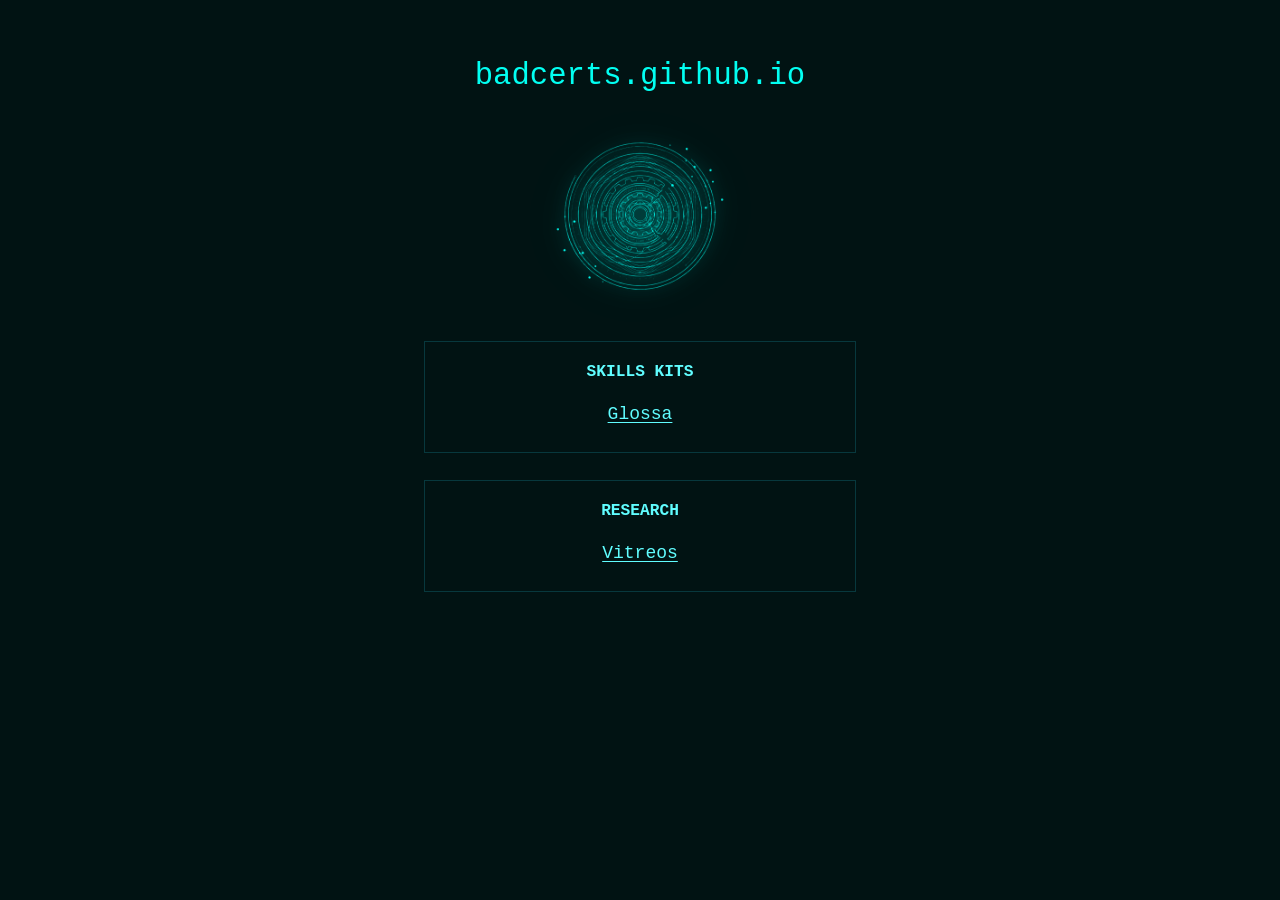
<file: index.html>
<!doctype html>
<html lang="en">
<head>
  <meta charset="utf-8">
  <meta name="viewport" content="width=device-width, initial-scale=1">
  <meta name="description" content="badcerts.github.io publishes small skills kits and research.">
  <title>badcerts.github.io</title>
  <link rel="stylesheet" href="style.css">
</head>
<body>
  <main>
    <header>
      <h1>badcerts.github.io</h1>
    </header>

    <img class="site-mark" src="badcerts.png" alt="" width="794" height="708">

    <section aria-labelledby="skills-kits">
      <h2 id="skills-kits">SKILLS KITS</h2>
      <p><a href="glossa.html">Glossa</a></p>
    </section>

    <section aria-labelledby="research">
      <h2 id="research">RESEARCH</h2>
      <p><a href="vitreos/">Vitreos</a></p>
    </section>
  </main>
</body>
</html>
</file>
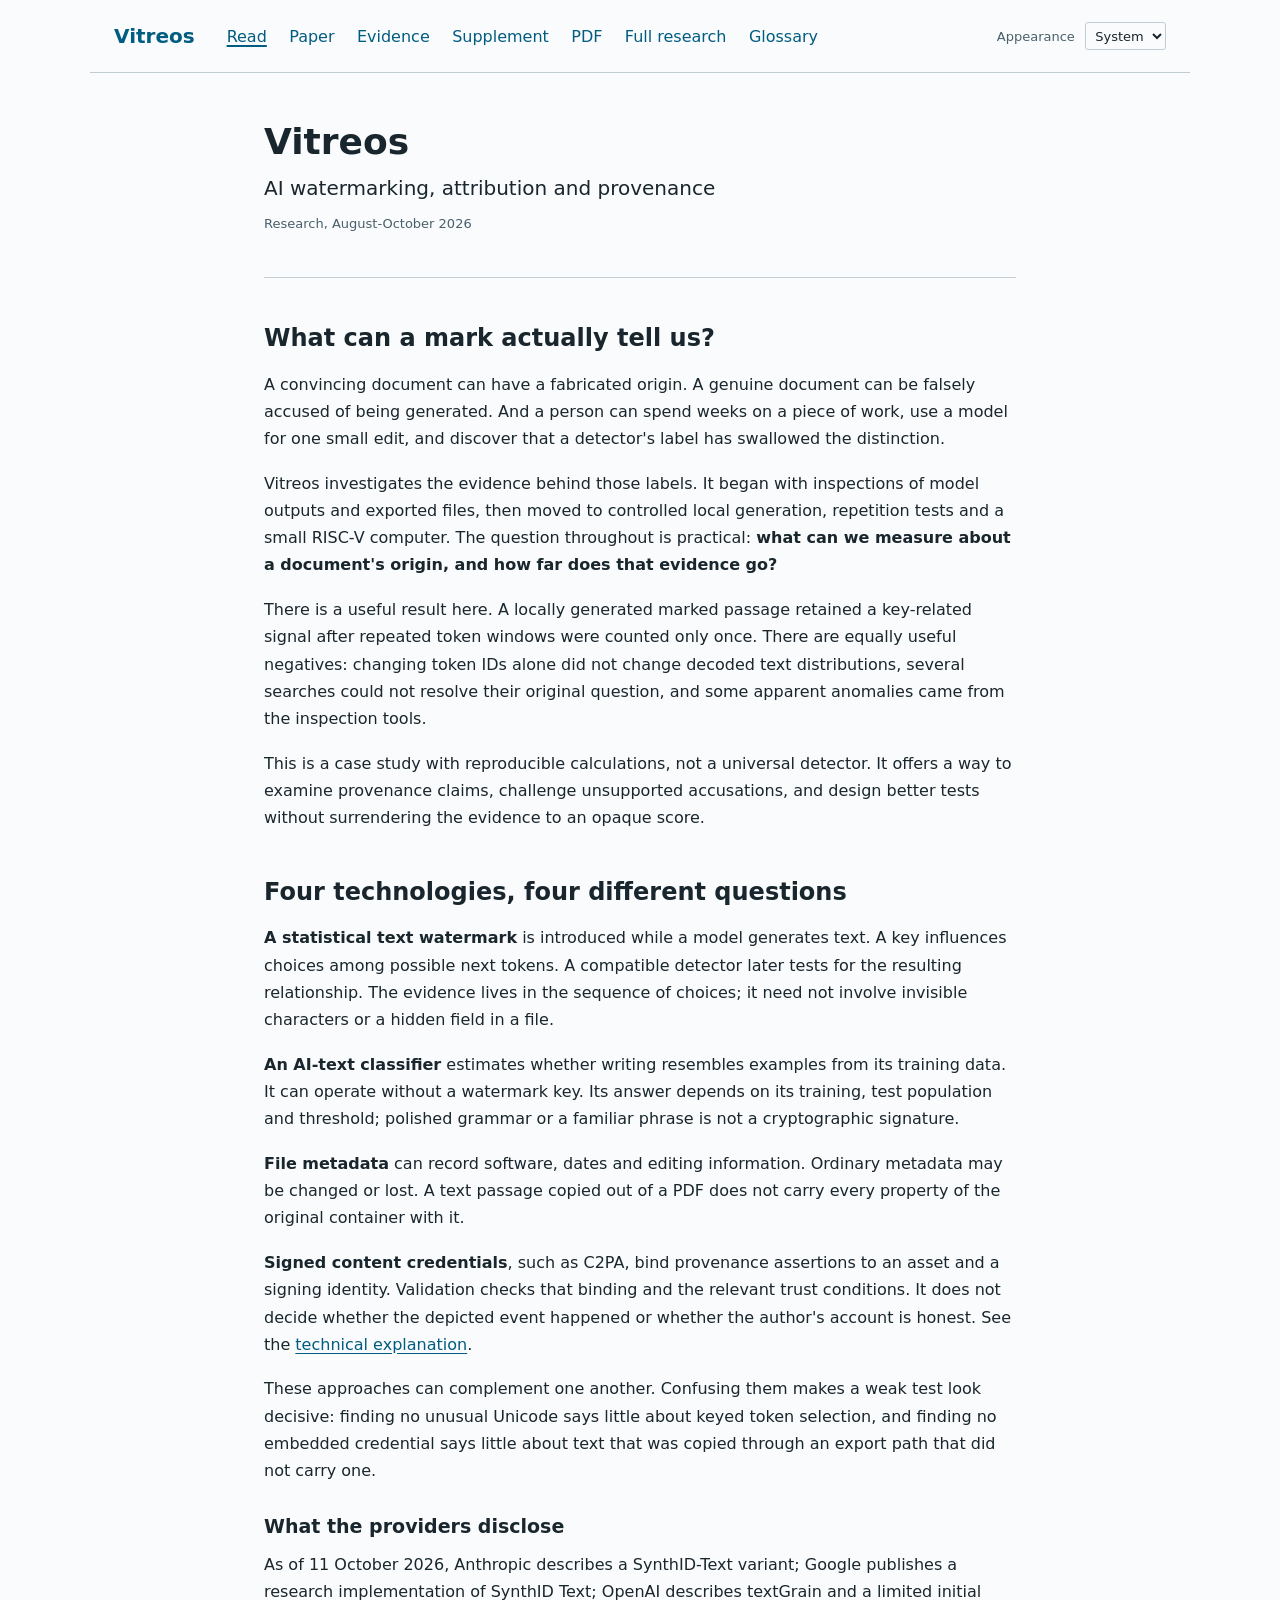
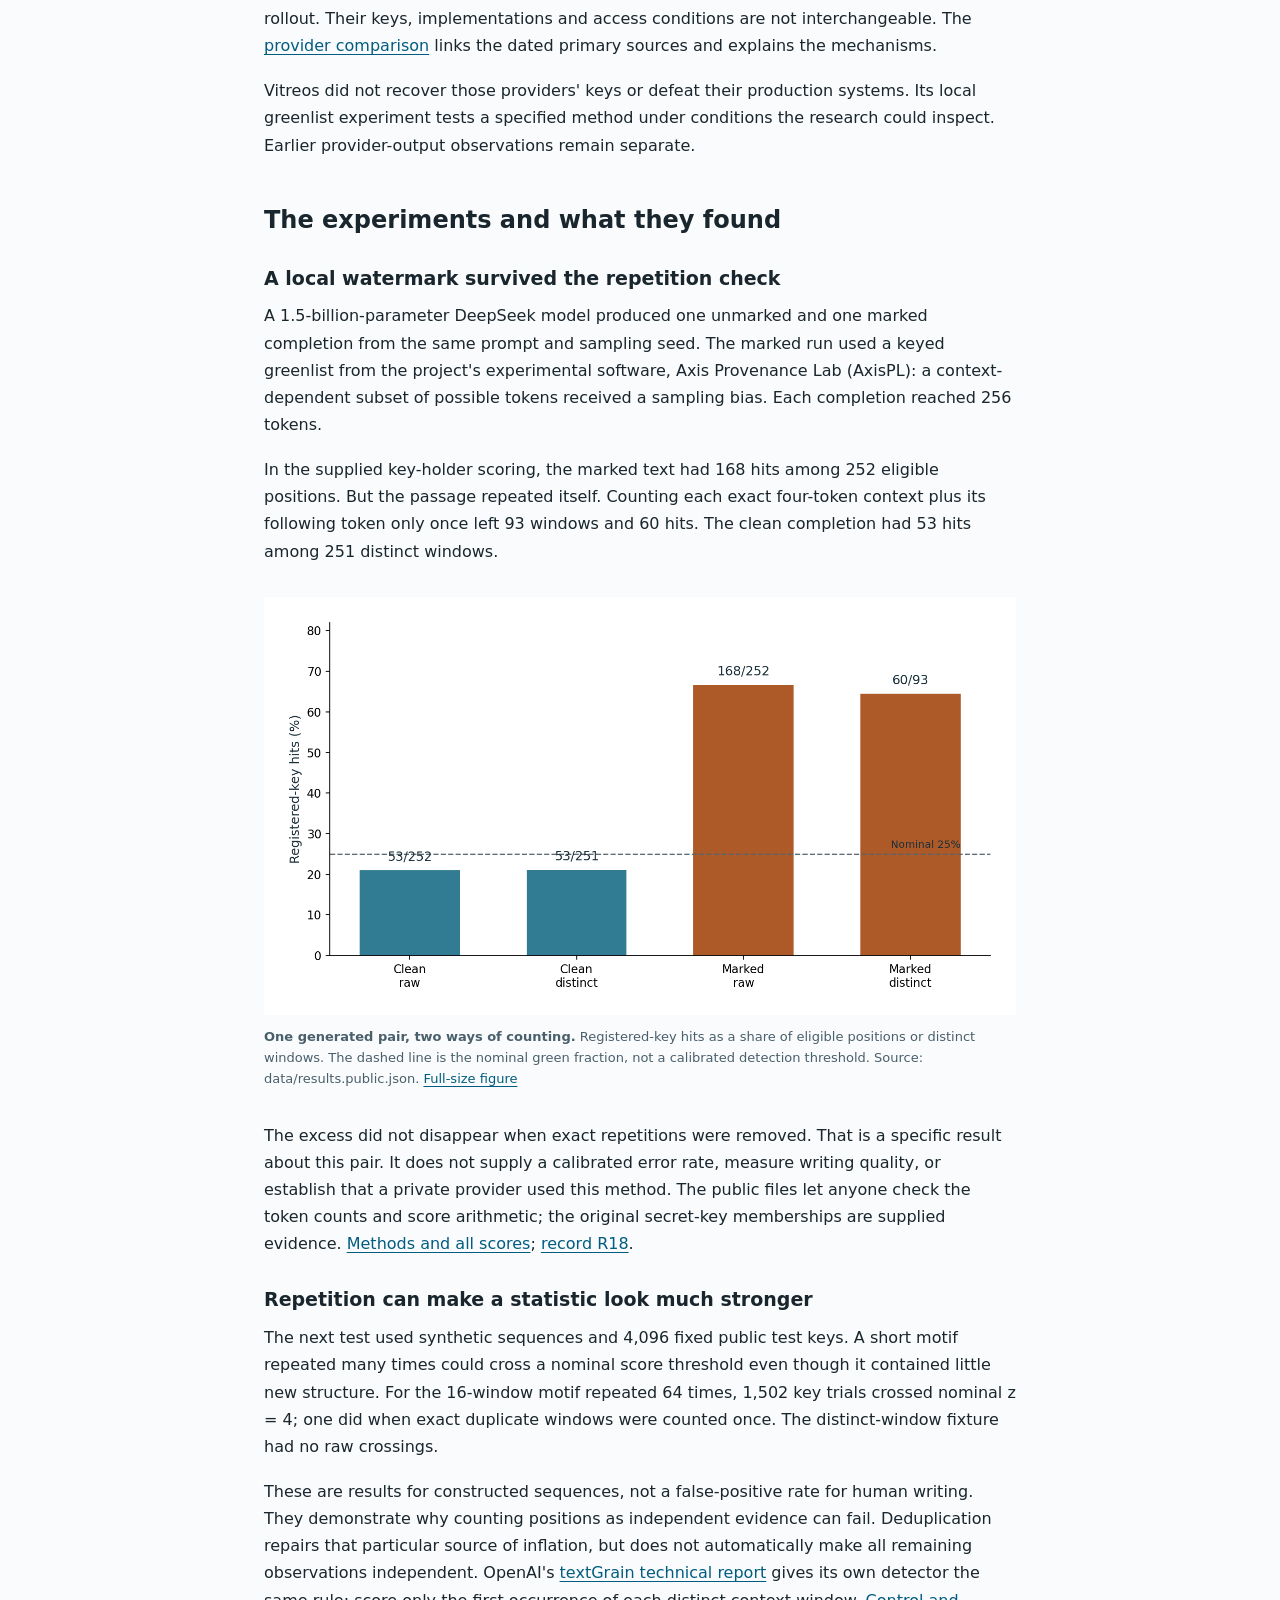
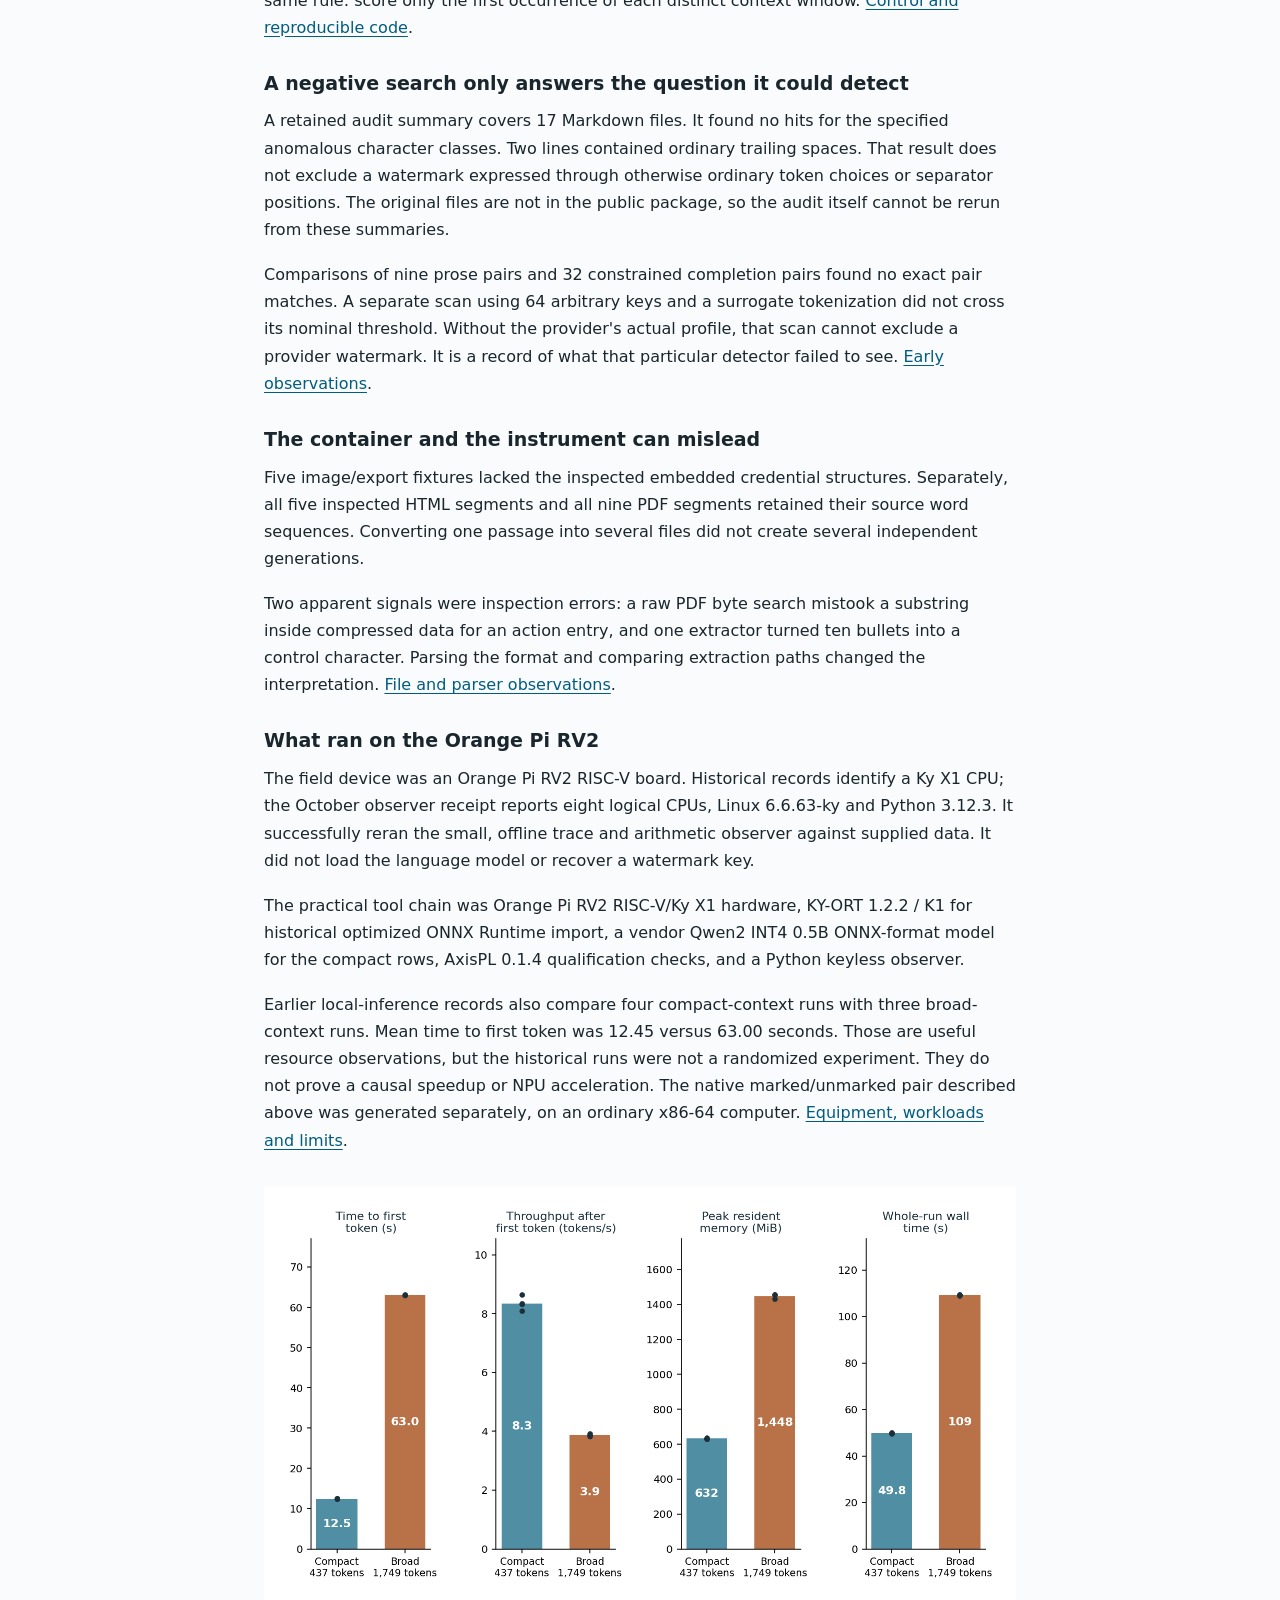
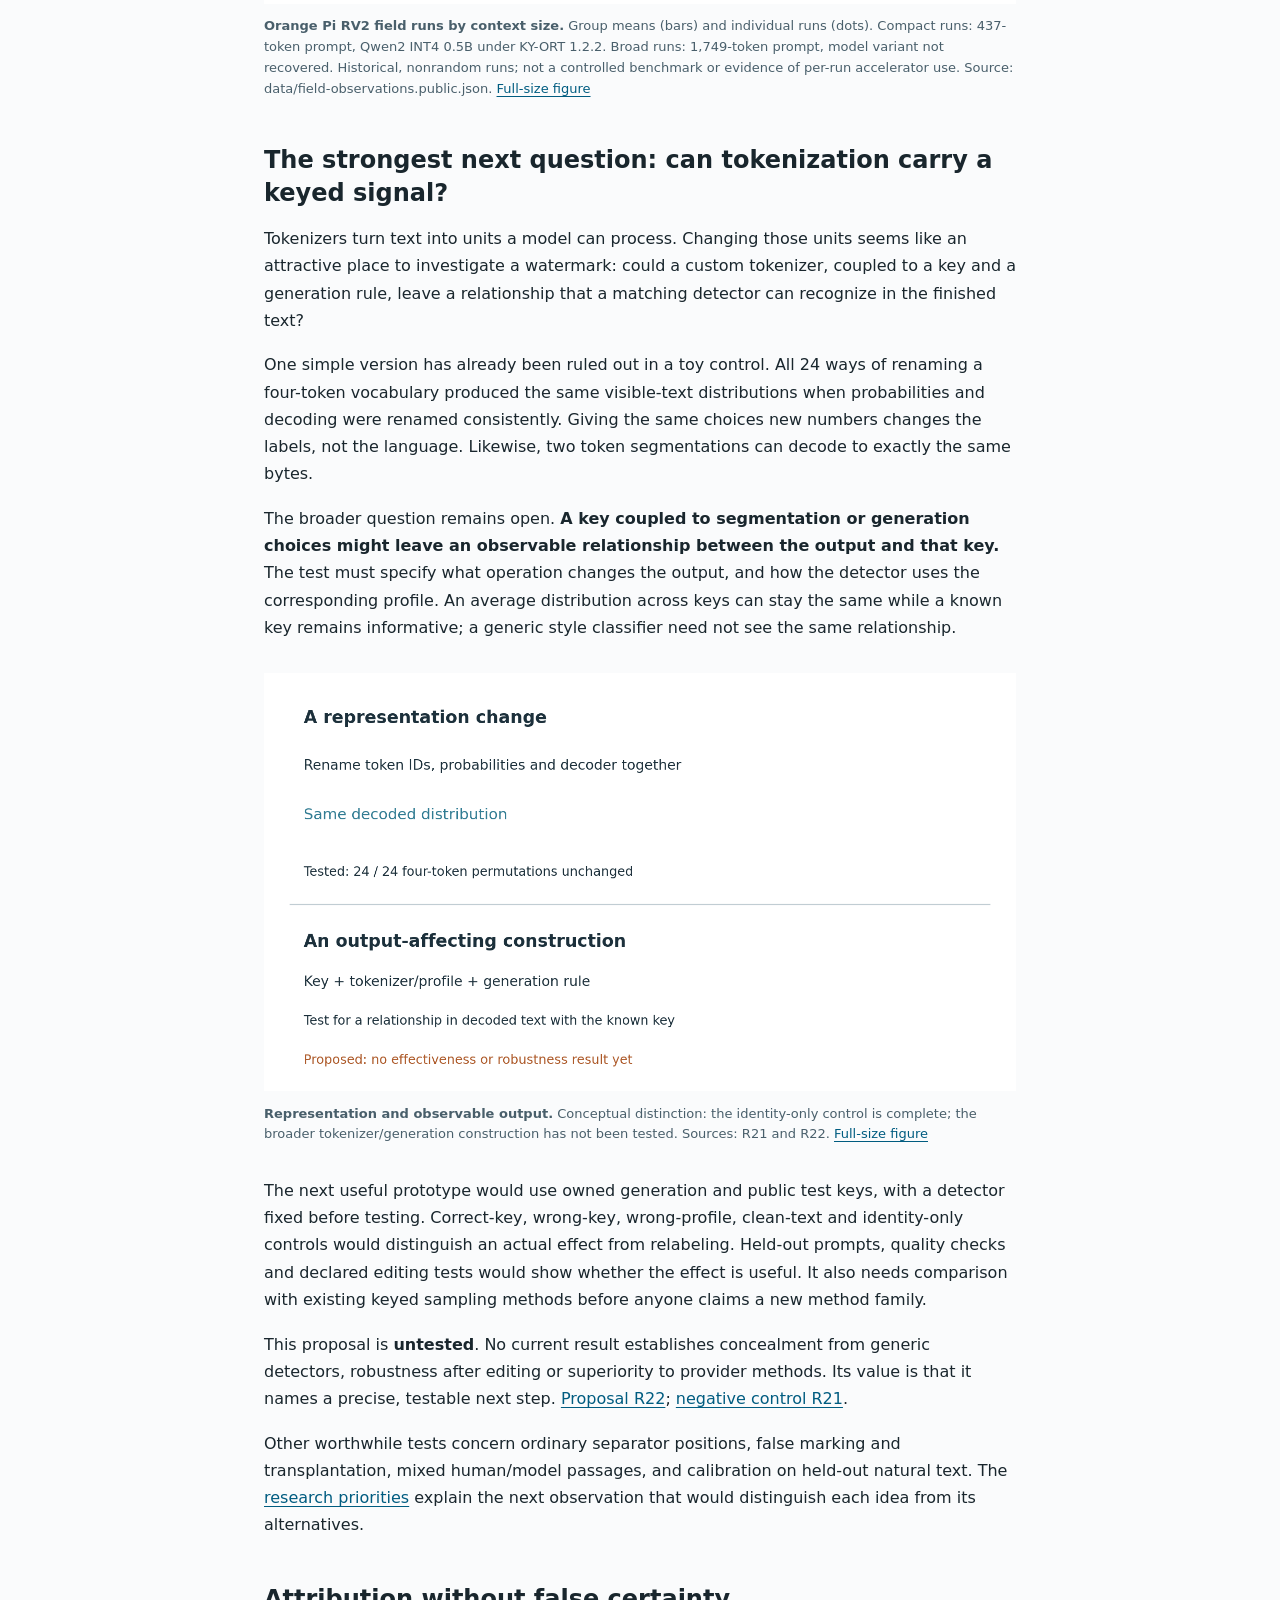
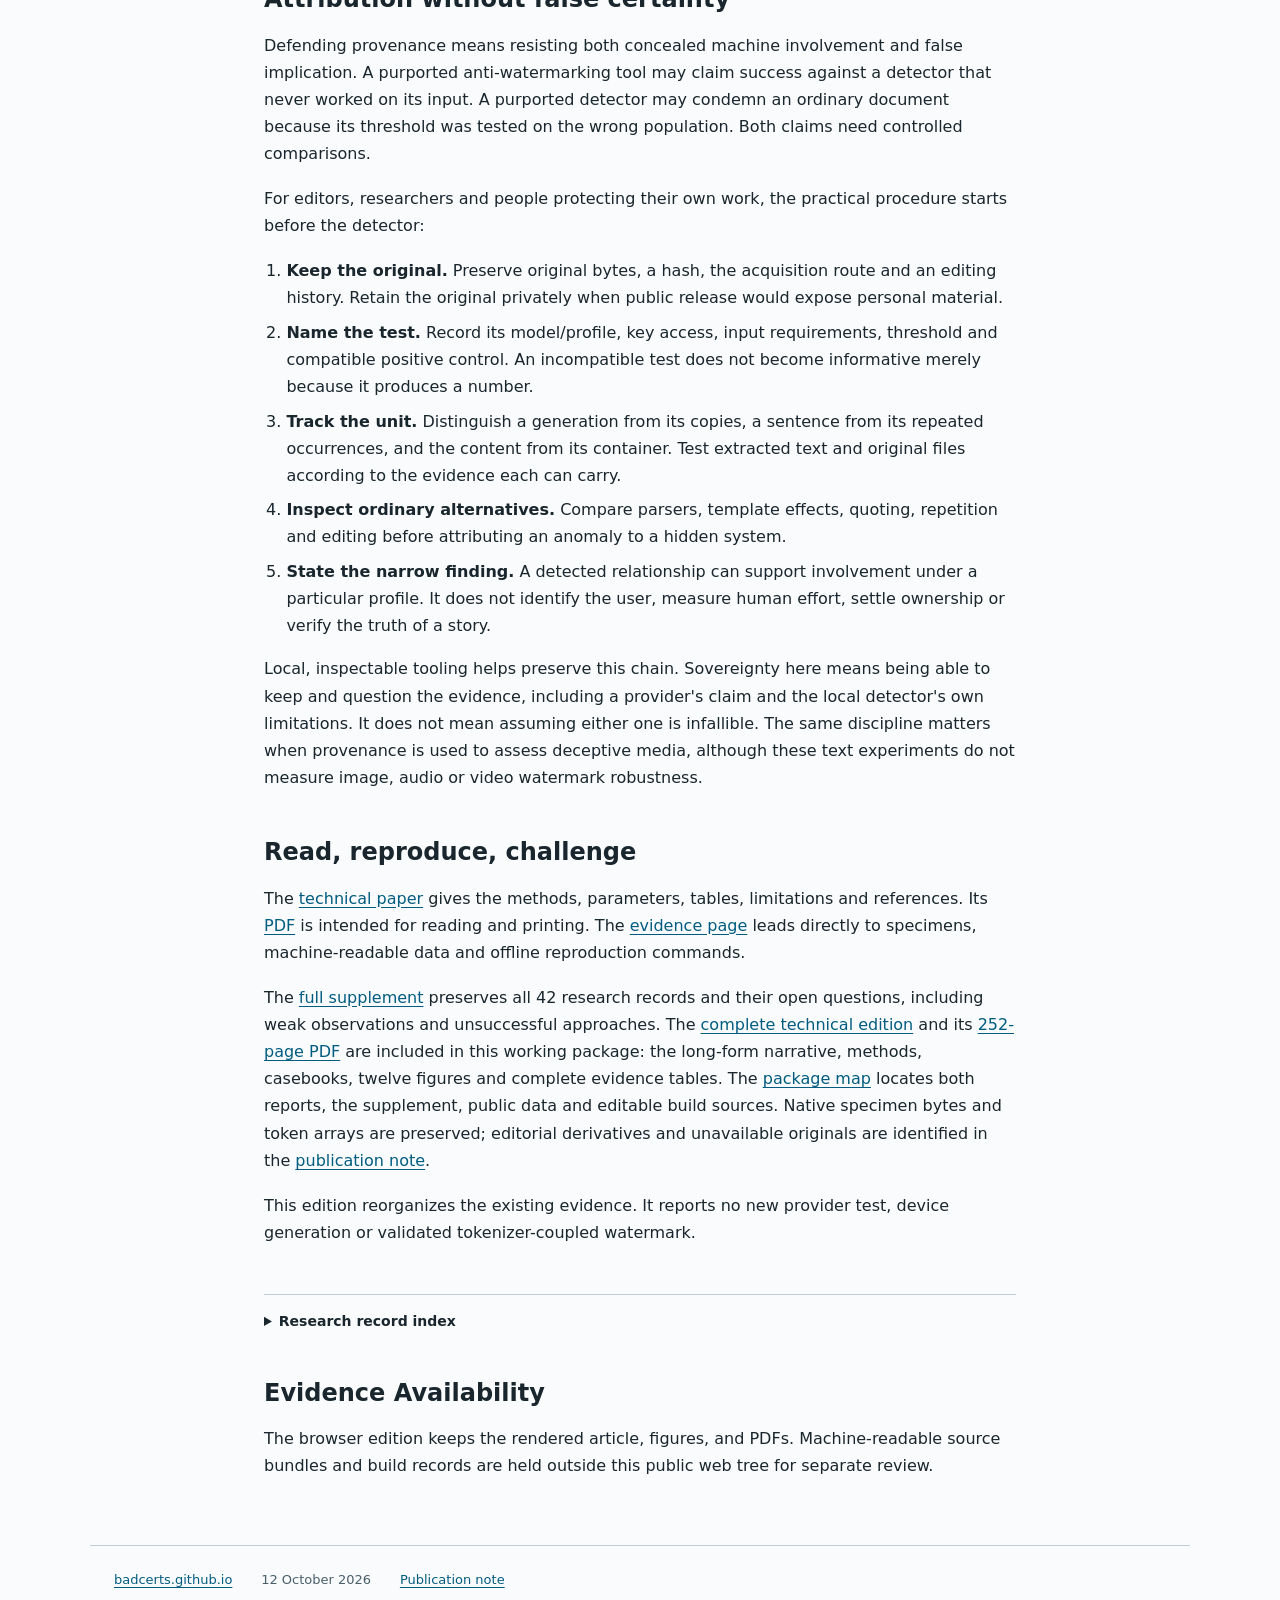
<file: vitreos/index.html>
<!doctype html>
<html lang="en">
<head>
  <meta charset="utf-8">
  <meta name="viewport" content="width=device-width,initial-scale=1">
  <meta http-equiv="refresh" content="0; url=reader/index.html">
  <title>Vitreos Review Package</title>
</head>
<body>
  <h1>Vitreos</h1>
  <p><a href="reader/index.html">Read the article</a></p>
  <p><a href="technical/index.html">Complete research and methods</a></p>
  <p><a href="technical/report/Vitreos_Evidence_Atlas.pdf">Full report, 252 pages</a></p>
  <p><a href="reader/report/Vitreos.pdf">Concise paper, 19 pages</a></p>
<section id="offline-evidence" class="chapter"><h2>Evidence Availability</h2><p>The browser edition keeps the rendered article, figures, and PDFs. Machine-readable source bundles and build records are held outside this public web tree for separate review.</p></section></body>
</html>
</file>
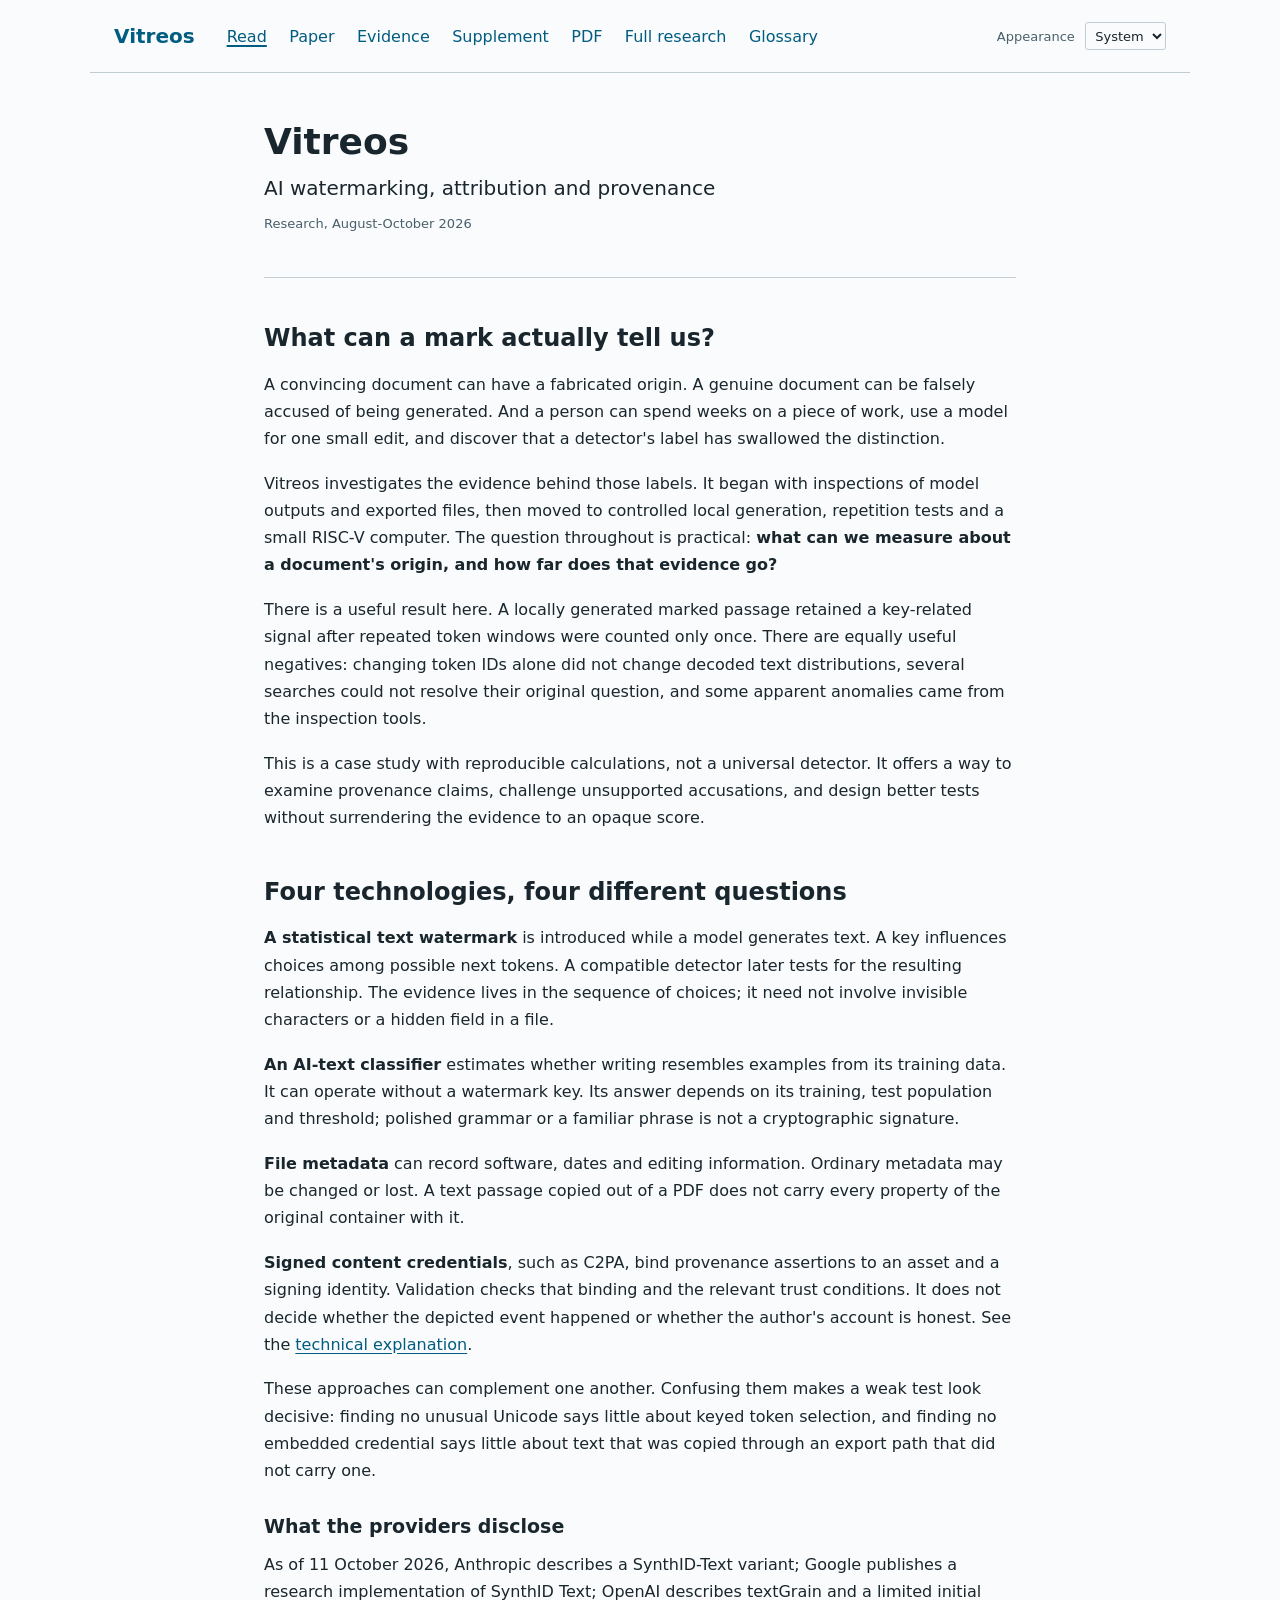
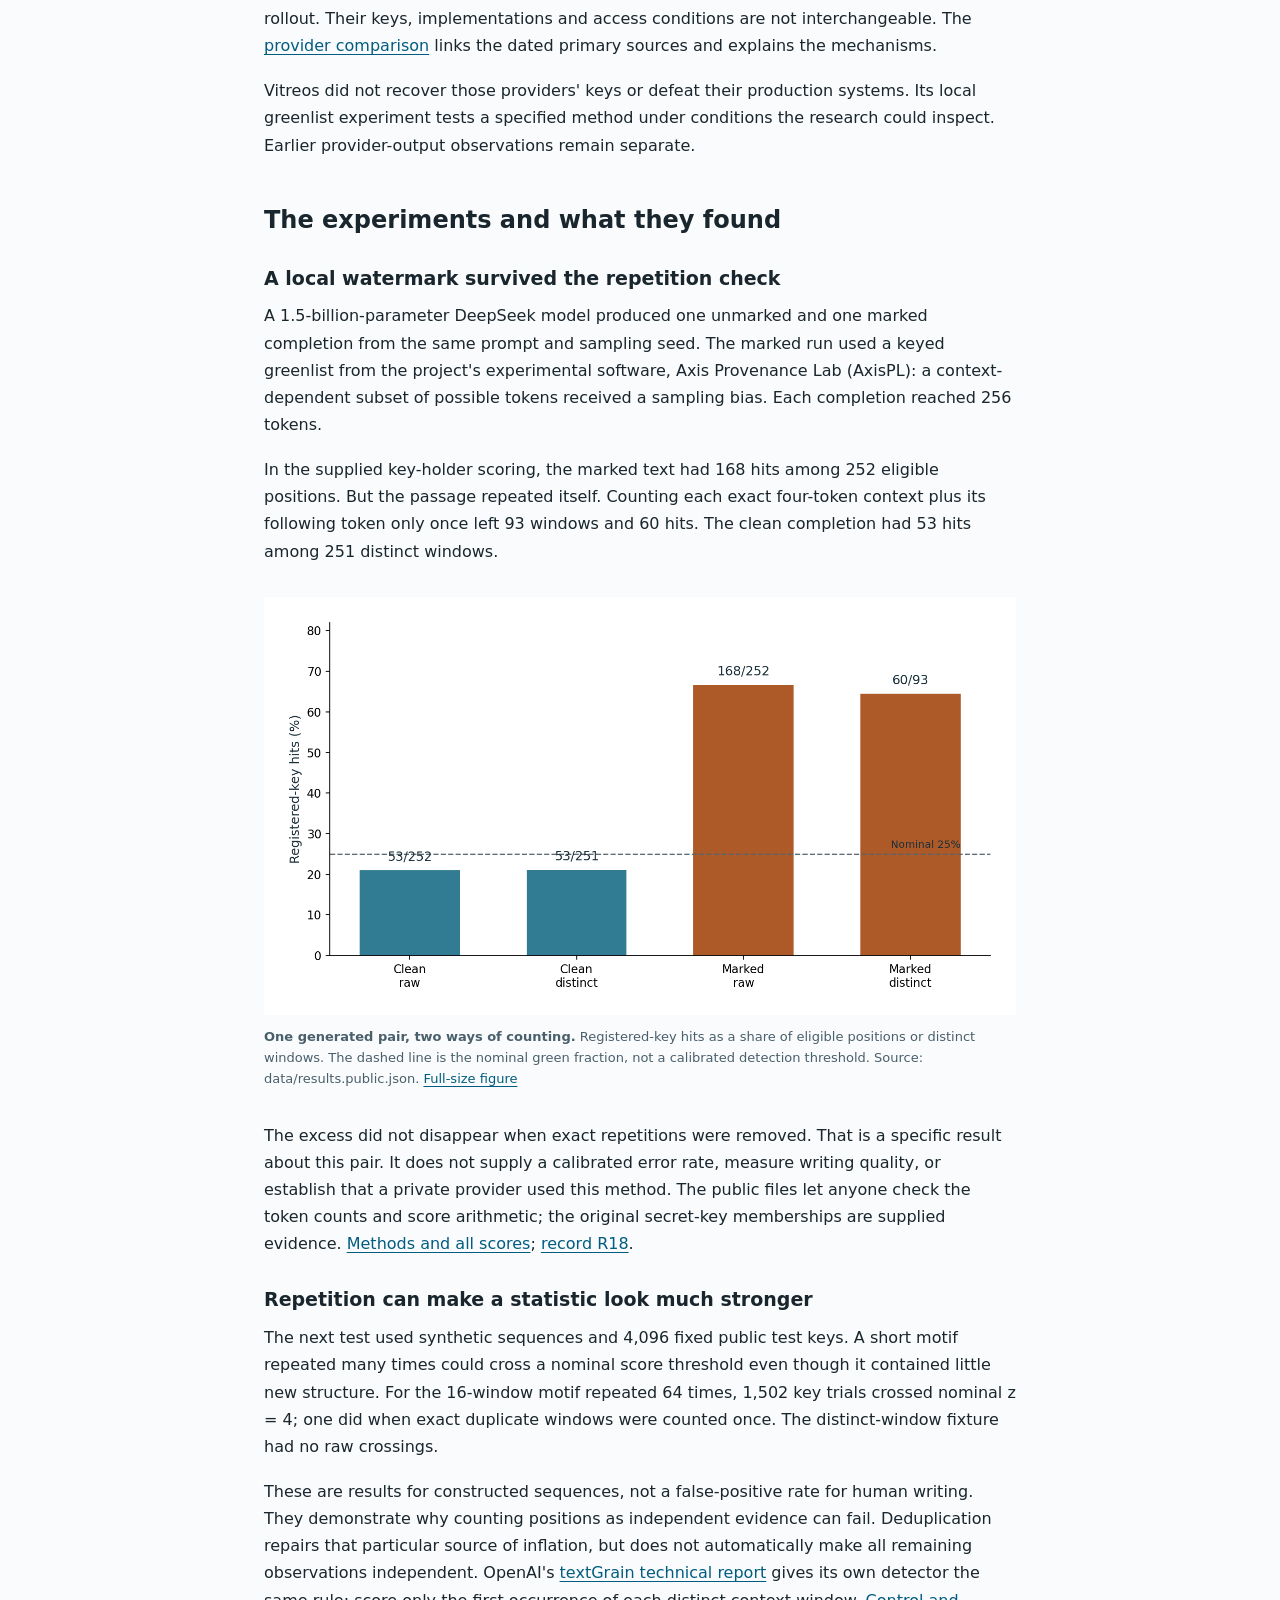
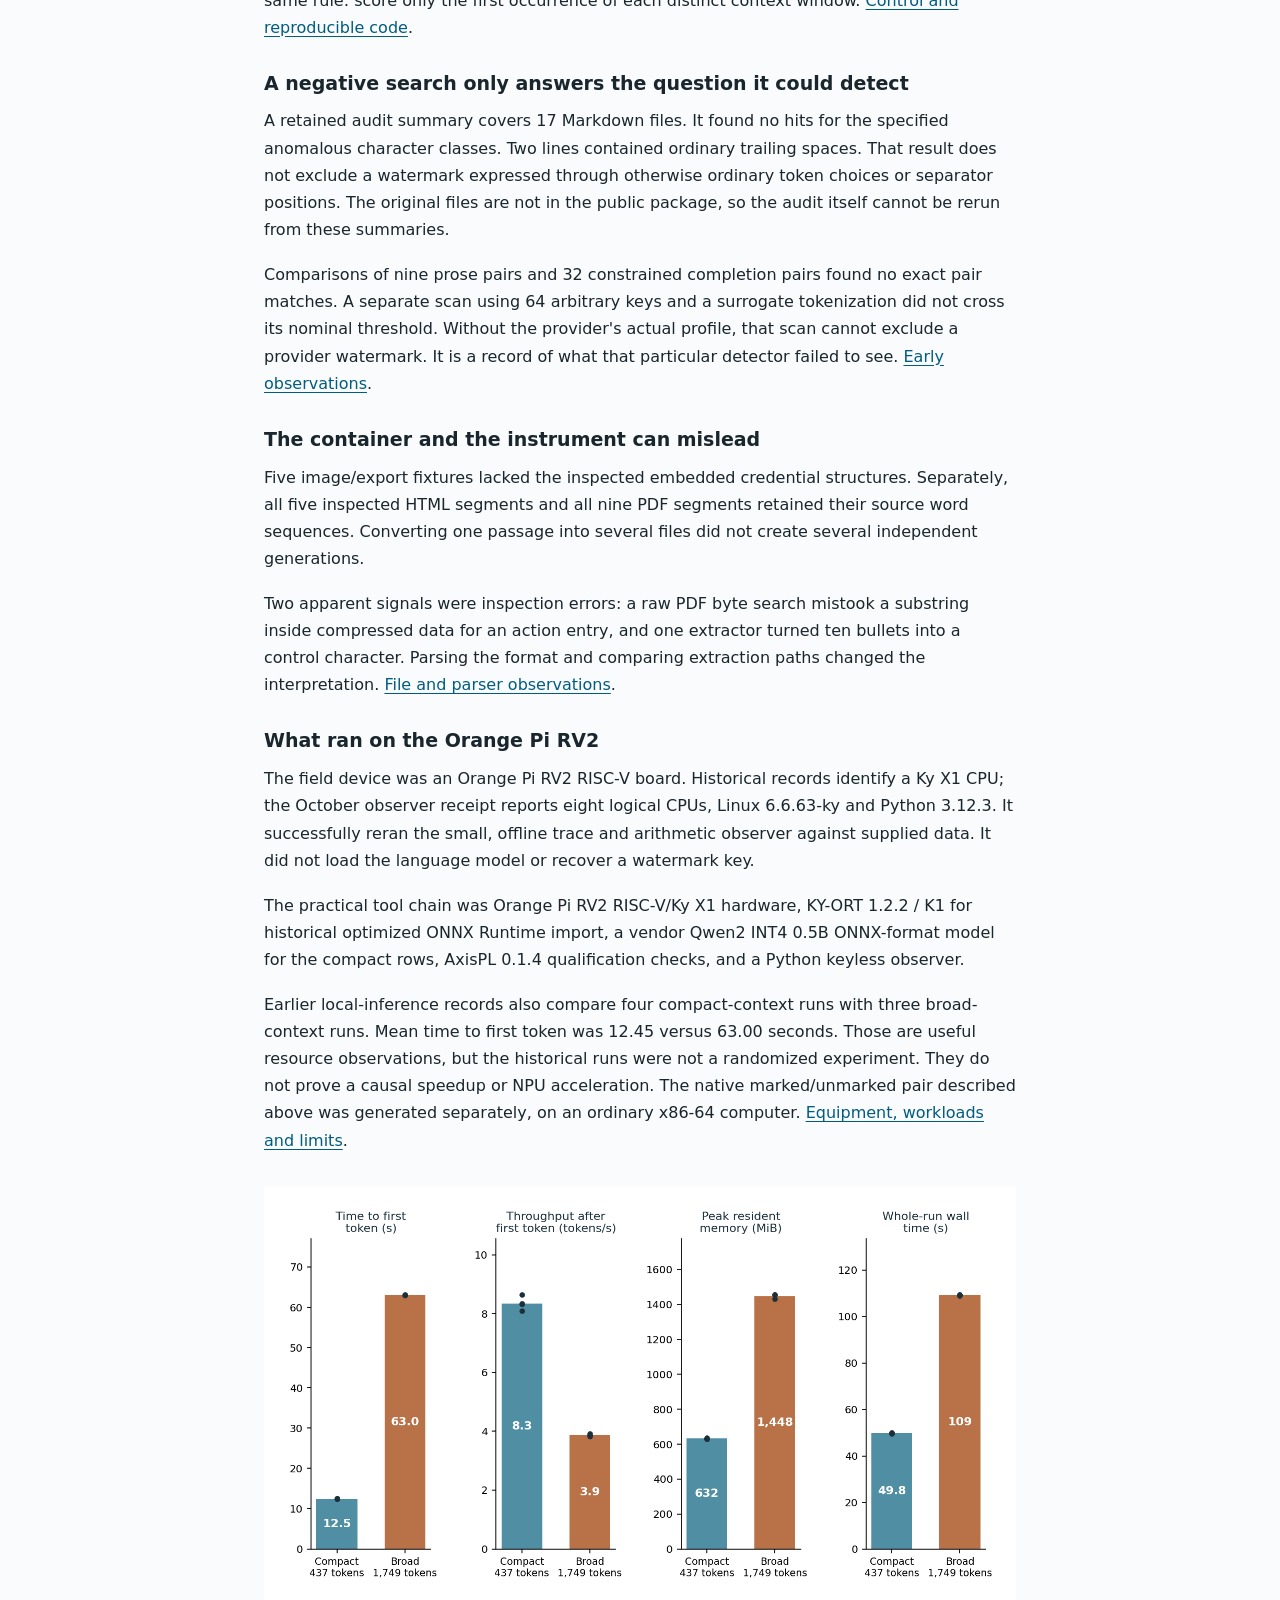
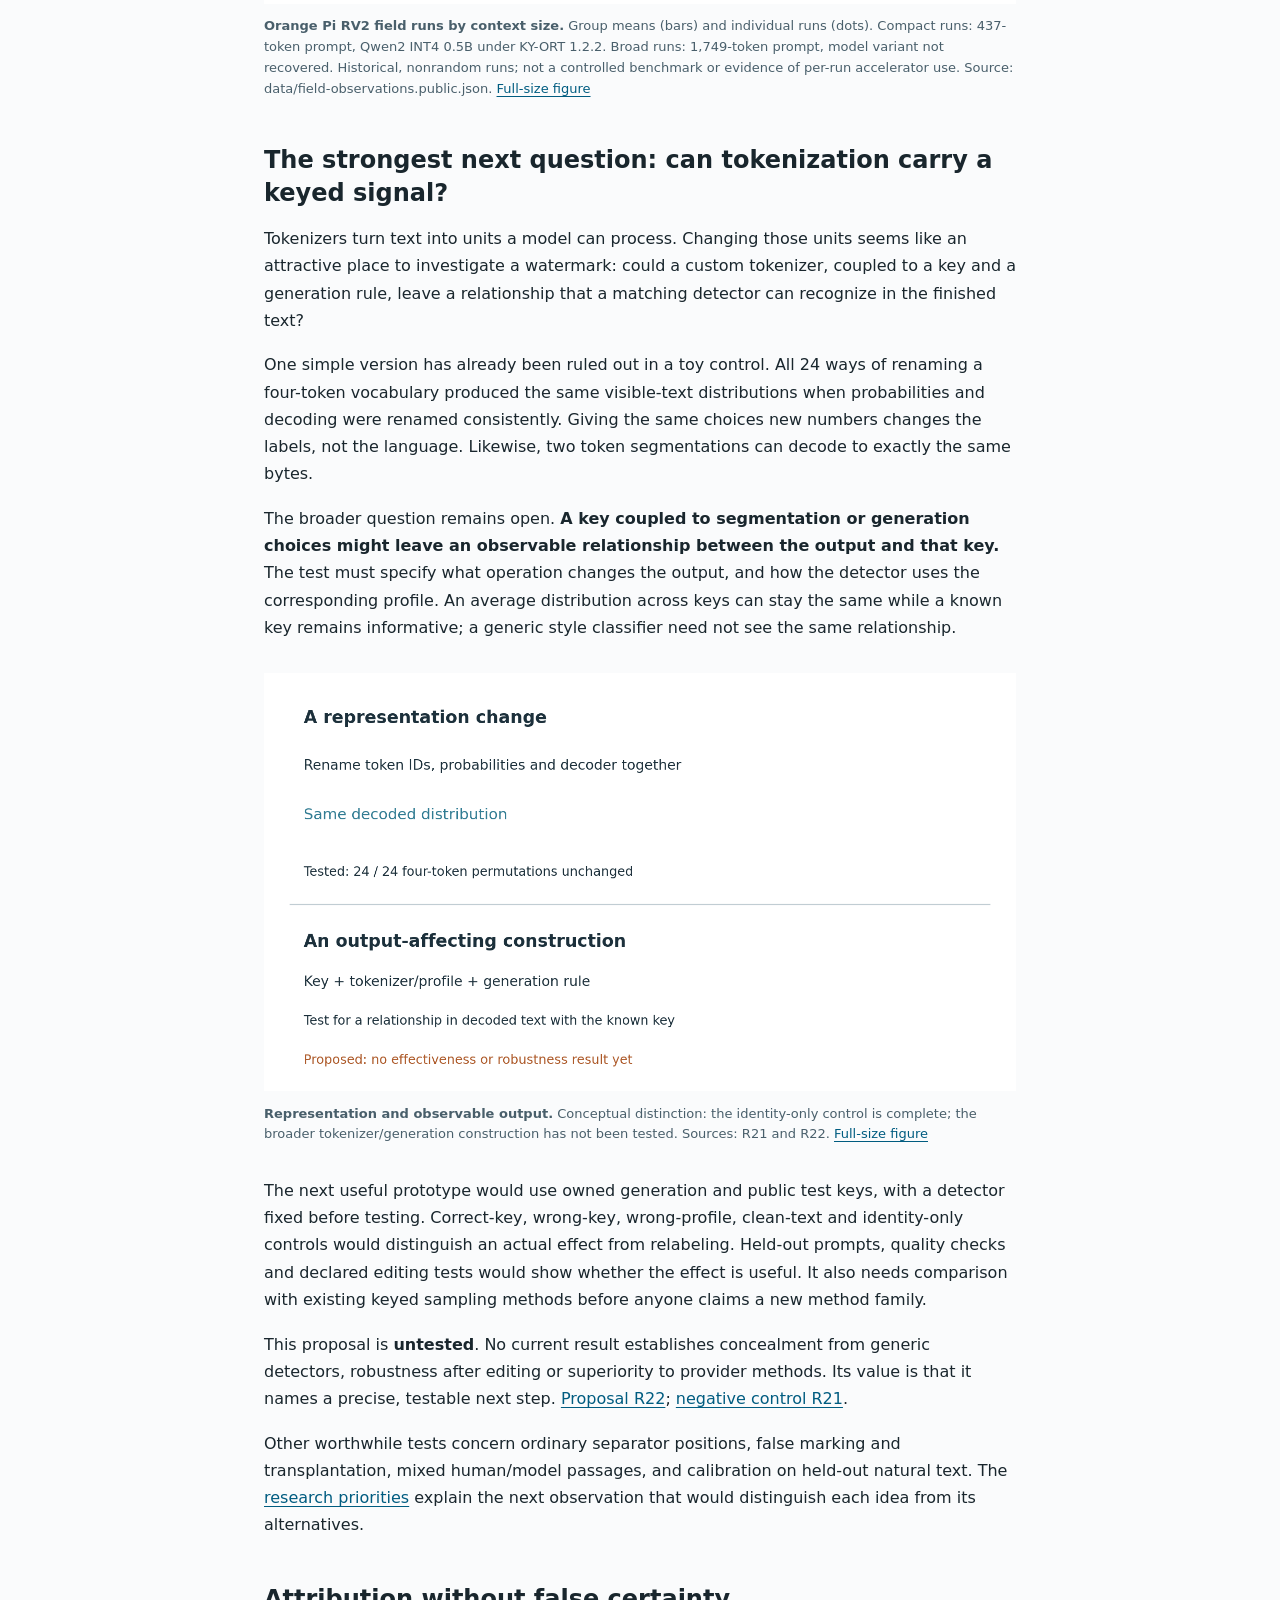
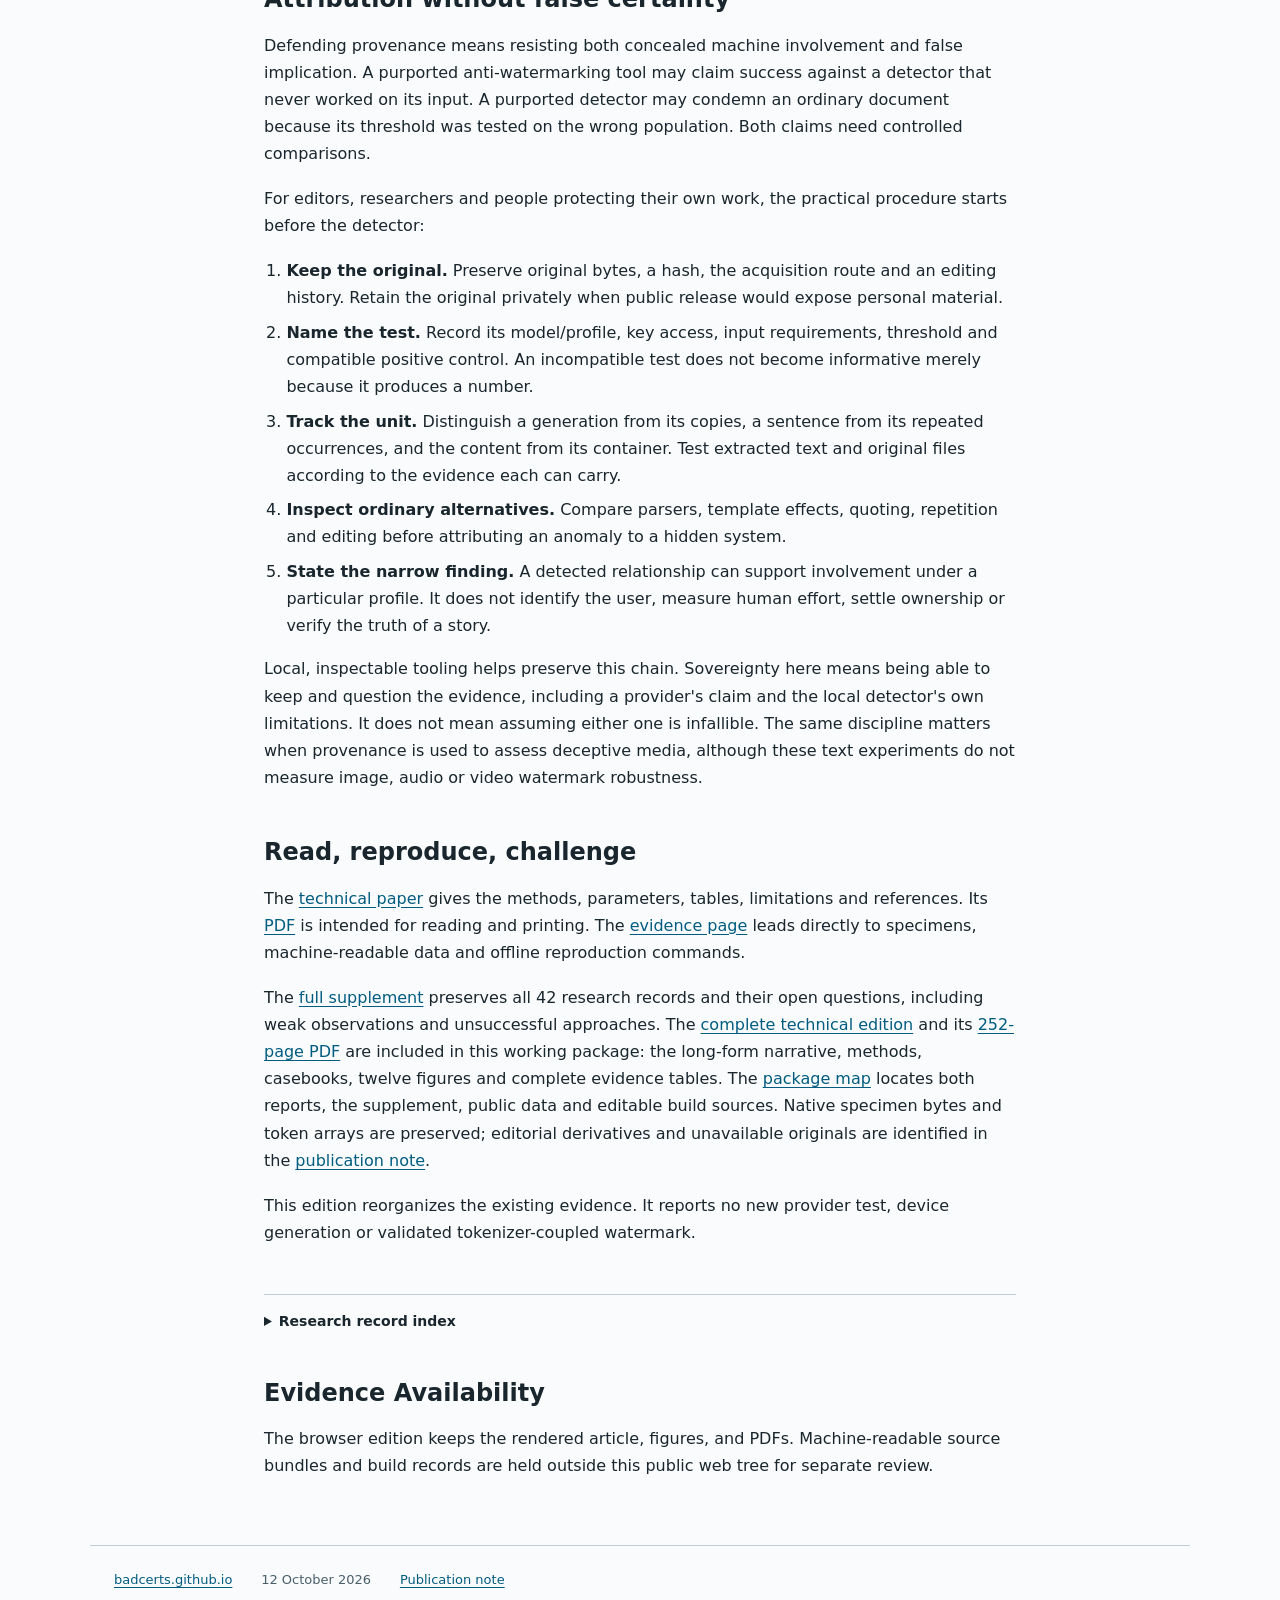
<file: vitreos/reader/index.html>
<!doctype html>
<html lang="en"><head><meta charset="utf-8"><meta name="viewport" content="width=device-width,initial-scale=1">
<meta name="description" content="Experiments in AI watermarking, attribution and provenance: methods, results, negative controls and open questions.">
<title>Vitreos: AI Watermarking, Attribution and Provenance</title><link rel="stylesheet" href="assets/atlas.css"><script defer src="assets/atlas.js"></script></head>
<body class="reader"><a class="skip-link" href="#main">Skip to content</a>
<header class="site-header"><a class="brand" href="index.html">Vitreos</a><nav aria-label="Publication"><a href="index.html" aria-current="page">Read</a><a href="report/report.html">Paper</a><a href="evidence.html">Evidence</a><a href="supplement.html">Supplement</a><a href="pdf.html">PDF</a><a href="../technical/index.html">Full research</a><a href="supplement.html#glossary">Glossary</a></nav>
<label class="theme-control" for="theme" hidden>Appearance <select id="theme"><option value="system">System</option><option value="light">Light</option><option value="dark">Dark</option></select></label></header>
<main id="main" tabindex="-1"><header class="title"><h1>Vitreos</h1><p class="subtitle">AI watermarking, attribution and provenance</p><p class="edition">Research, August-October 2026</p></header><span id="S01" class="fragment"></span><h2 id="why">What can a mark actually tell us?</h2>
<p>A convincing document can have a fabricated origin. A genuine document can be
falsely accused of being generated. And a person can spend weeks on a piece of
work, use a model for one small edit, and discover that a detector's label has
swallowed the distinction.</p>
<p>Vitreos investigates the evidence behind those labels. It began with inspections
of model outputs and exported files, then moved to controlled local generation,
repetition tests and a small RISC-V computer. The question throughout is practical:
<strong>what can we measure about a document's origin, and how far does that evidence go?</strong></p>
<p>There is a useful result here. A locally generated marked passage retained a
key-related signal after repeated token windows were counted only once. There
are equally useful negatives: changing token IDs alone did not change decoded
text distributions, several searches could not resolve their original question,
and some apparent anomalies came from the inspection tools.</p>
<p>This is a case study with reproducible calculations, not a universal detector.
It offers a way to examine provenance claims, challenge unsupported accusations,
and design better tests without surrendering the evidence to an opaque score.</p>
<span id="S04" class="fragment"></span><h2 id="technologies">Four technologies, four different questions</h2>
<p><strong>A statistical text watermark</strong> is introduced while a model generates text.
A key influences choices among possible next tokens. A compatible detector
later tests for the resulting relationship. The evidence lives in the sequence
of choices; it need not involve invisible characters or a hidden field in a file.</p>
<p><strong>An AI-text classifier</strong> estimates whether writing resembles examples from its
training data. It can operate without a watermark key. Its answer depends on
its training, test population and threshold; polished grammar or a familiar
phrase is not a cryptographic signature.</p>
<p><strong>File metadata</strong> can record software, dates and editing information. Ordinary
metadata may be changed or lost. A text passage copied out of a PDF does not
carry every property of the original container with it.</p>
<p><strong>Signed content credentials</strong>, such as C2PA, bind provenance assertions to an
asset and a signing identity. Validation checks that binding and the relevant
trust conditions. It does not decide whether the depicted event happened or
whether the author's account is honest. See the <a href="report/report.html#mechanisms">technical explanation</a>.</p>
<p>These approaches can complement one another. Confusing them makes a weak test
look decisive: finding no unusual Unicode says little about keyed token
selection, and finding no embedded credential says little about text that was
copied through an export path that did not carry one.</p>
<h3 id="what-the-providers-disclose">What the providers disclose</h3>
<p>As of 11 October 2026, Anthropic describes a SynthID-Text variant; Google publishes
a research implementation of SynthID Text; OpenAI describes textGrain and a
limited initial rollout. Their keys, implementations and access conditions are
not interchangeable. The <a href="report/report.html#providers">provider comparison</a>
links the dated primary sources and explains the mechanisms.</p>
<p>Vitreos did not recover those providers' keys or defeat their production systems.
Its local greenlist experiment tests a specified method under conditions the
research could inspect. Earlier provider-output observations remain separate.</p>
<span id="S02" class="fragment"></span><span id="S03" class="fragment"></span><span id="S05" class="fragment"></span><span id="S06" class="fragment"></span><h2 id="experiments">The experiments and what they found</h2>
<h3 id="a-local-watermark-survived-the-repetition-check">A local watermark survived the repetition check</h3>
<p>A 1.5-billion-parameter DeepSeek model produced one unmarked and one marked
completion from the same prompt and sampling seed. The marked run used a keyed
greenlist from the project's experimental software, Axis Provenance Lab (AxisPL):
a context-dependent subset of possible tokens received a sampling bias. Each completion reached 256 tokens.</p>
<p>In the supplied key-holder scoring, the marked text had 168 hits among 252
eligible positions. But the passage repeated itself. Counting each exact
four-token context plus its following token only once left 93 windows and
60 hits. The clean completion had 53 hits among 251 distinct windows.</p>
<figure id="figure-native"><a href="figures/native.png" aria-label="Open full-size figure: One generated pair, two ways of counting"><img src="figures/native.png" alt="One generated pair, two ways of counting" width="1440" height="800"></a><figcaption><strong>One generated pair, two ways of counting.</strong> Registered-key hits as a share of eligible positions or distinct windows. The dashed line is the nominal green fraction, not a calibrated detection threshold. Source: data/results.public.json. <a class="screen-only" href="figures/native.png">Full-size figure</a></figcaption></figure>
<p>The excess did not disappear when exact repetitions were removed. That is a
specific result about this pair. It does not supply a calibrated error rate,
measure writing quality, or establish that a private provider used this method.
The public files let anyone check the token counts and score arithmetic;
the original secret-key memberships are supplied evidence.
<a href="report/report.html#native">Methods and all scores</a>; <a href="supplement.html#R18">record R18</a>.</p>
<h3 id="repetition-can-make-a-statistic-look-much-stronger">Repetition can make a statistic look much stronger</h3>
<p>The next test used synthetic sequences and 4,096 fixed public test keys. A
short motif repeated many times could cross a nominal score threshold even
though it contained little new structure. For the 16-window motif repeated
64 times, 1,502 key trials crossed nominal z = 4; one did when exact duplicate
windows were counted once. The distinct-window fixture had no raw crossings.</p>
<p>These are results for constructed sequences, not a false-positive rate for
human writing. They demonstrate why counting positions as independent evidence
can fail. Deduplication repairs that particular source of inflation, but does
not automatically make all remaining observations independent. OpenAI's
<a href="https://cdn.openai.com/pdf/e9508624-d767-41b6-a26d-e34ca798ada6/textgrain-entropy-calibrated-watermarking-for-language-model-text.pdf">textGrain technical report</a> gives its own detector the same rule:
score only the first occurrence of each distinct context window.
<a href="report/report.html#repetition">Control and reproducible code</a>.</p>
<h3 id="a-negative-search-only-answers-the-question-it-could-detect">A negative search only answers the question it could detect</h3>
<p>A retained audit summary covers 17 Markdown files. It found no hits for the
specified anomalous character classes. Two lines contained ordinary trailing
spaces. That result does not exclude a watermark expressed through otherwise
ordinary token choices or separator positions. The original files are not in
the public package, so the audit itself cannot be rerun from these summaries.</p>
<p>Comparisons of nine prose pairs and 32 constrained completion pairs found no
exact pair matches. A separate scan using 64 arbitrary keys and a surrogate
tokenization did not cross its nominal threshold. Without the provider's
actual profile, that scan cannot exclude a provider watermark. It is a record
of what that particular detector failed to see.
<a href="report/report.html#early-observations">Early observations</a>.</p>
<h3 id="the-container-and-the-instrument-can-mislead">The container and the instrument can mislead</h3>
<p>Five image/export fixtures lacked the inspected embedded credential structures.
Separately, all five inspected HTML segments and all nine PDF segments retained
their source word sequences. Converting one passage into several files did not
create several independent generations.</p>
<p>Two apparent signals were inspection errors: a raw PDF byte search mistook a
substring inside compressed data for an action entry, and one extractor turned
ten bullets into a control character. Parsing the format and comparing extraction
paths changed the interpretation. <a href="report/report.html#containers">File and parser observations</a>.</p>
<h3 id="what-ran-on-the-orange-pi-rv2">What ran on the Orange Pi RV2</h3>
<p>The field device was an Orange Pi RV2 RISC-V board. Historical records identify
a Ky X1 CPU; the October observer receipt reports eight logical CPUs, Linux
6.6.63-ky and Python 3.12.3. It successfully reran the small, offline trace and
arithmetic observer against supplied data. It did not load the language model
or recover a watermark key.</p>
<p>The practical tool chain was Orange Pi RV2 RISC-V/Ky X1 hardware, KY-ORT 1.2.2
/ K1 for historical optimized ONNX Runtime import, a vendor Qwen2 INT4 0.5B
ONNX-format model for the compact rows, AxisPL 0.1.4 qualification checks,
and a Python keyless observer.</p>
<p>Earlier local-inference records also compare four compact-context runs with
three broad-context runs. Mean time to first token was 12.45 versus 63.00 seconds.
Those are useful resource observations, but the historical runs were not a
randomized experiment. They do not prove a causal speedup or NPU acceleration.
The native marked/unmarked pair described above was generated separately, on
an ordinary x86-64 computer. <a href="report/report.html#field">Equipment, workloads and limits</a>.</p>
<figure id="figure-field"><a href="figures/field.png" aria-label="Open full-size figure: Orange Pi RV2 field runs by context size"><img src="figures/field.png" alt="Orange Pi RV2 field runs by context size" width="1440" height="800"></a><figcaption><strong>Orange Pi RV2 field runs by context size.</strong> Group means (bars) and individual runs (dots). Compact runs: 437-token prompt, Qwen2 INT4 0.5B under KY-ORT 1.2.2. Broad runs: 1,749-token prompt, model variant not recovered. Historical, nonrandom runs; not a controlled benchmark or evidence of per-run accelerator use. Source: data/field-observations.public.json. <a class="screen-only" href="figures/field.png">Full-size figure</a></figcaption></figure>
<span id="S07" class="fragment"></span><span id="A02" class="fragment"></span><span id="F-03" class="fragment"></span><span id="A-02" class="fragment"></span><span id="R21" class="fragment"></span><span id="R22" class="fragment"></span><h2 id="tokenizer">The strongest next question: can tokenization carry a keyed signal?</h2>
<p>Tokenizers turn text into units a model can process. Changing those units seems
like an attractive place to investigate a watermark: could a custom tokenizer,
coupled to a key and a generation rule, leave a relationship that a matching
detector can recognize in the finished text?</p>
<p>One simple version has already been ruled out in a toy control. All 24 ways of
renaming a four-token vocabulary produced the same visible-text distributions
when probabilities and decoding were renamed consistently. Giving the same
choices new numbers changes the labels, not the language. Likewise, two token
segmentations can decode to exactly the same bytes.</p>
<p>The broader question remains open. <strong>A key coupled to segmentation or generation
choices might leave an observable relationship between the output and that key.</strong>
The test must specify what operation changes the output, and how the detector
uses the corresponding profile. An average distribution across keys can stay
the same while a known key remains informative; a generic style classifier
need not see the same relationship.</p>
<figure id="figure-tokenizer"><a href="figures/tokenizer.png" aria-label="Open full-size figure: Representation and observable output"><img src="figures/tokenizer.png" alt="Representation and observable output" width="1440" height="800"></a><figcaption><strong>Representation and observable output.</strong> Conceptual distinction: the identity-only control is complete; the broader tokenizer/generation construction has not been tested. Sources: R21 and R22. <a class="screen-only" href="figures/tokenizer.png">Full-size figure</a></figcaption></figure>
<p>The next useful prototype would use owned generation and public test keys,
with a detector fixed before testing. Correct-key, wrong-key, wrong-profile,
clean-text and identity-only controls would distinguish an actual effect from
relabeling. Held-out prompts, quality checks and declared editing tests would
show whether the effect is useful. It also needs comparison with existing
keyed sampling methods before anyone claims a new method family.</p>
<p>This proposal is <strong>untested</strong>. No current result establishes concealment from
generic detectors, robustness after editing or superiority to provider methods.
Its value is that it names a precise, testable next step.
<a href="supplement.html#R22">Proposal R22</a>; <a href="supplement.html#R21">negative control R21</a>.</p>
<p>Other worthwhile tests concern ordinary separator positions, false marking and
transplantation, mixed human/model passages, and calibration on held-out natural
text. The <a href="report/report.html#next-tests">research priorities</a> explain the next
observation that would distinguish each idea from its alternatives.</p>
<span id="A04" class="fragment"></span><h2 id="practice">Attribution without false certainty</h2>
<p>Defending provenance means resisting both concealed machine involvement and
false implication. A purported anti-watermarking tool may claim success against
a detector that never worked on its input. A purported detector may condemn an
ordinary document because its threshold was tested on the wrong population.
Both claims need controlled comparisons.</p>
<p>For editors, researchers and people protecting their own work, the practical
procedure starts before the detector:</p>
<ol>
<li><strong>Keep the original.</strong> Preserve original bytes, a hash, the acquisition route
   and an editing history. Retain the original privately when public release
   would expose personal material.</li>
<li><strong>Name the test.</strong> Record its model/profile, key access, input requirements,
   threshold and compatible positive control. An incompatible test does not
   become informative merely because it produces a number.</li>
<li><strong>Track the unit.</strong> Distinguish a generation from its copies, a sentence from
   its repeated occurrences, and the content from its container. Test extracted
   text and original files according to the evidence each can carry.</li>
<li><strong>Inspect ordinary alternatives.</strong> Compare parsers, template effects, quoting,
   repetition and editing before attributing an anomaly to a hidden system.</li>
<li><strong>State the narrow finding.</strong> A detected relationship can support involvement
   under a particular profile. It does not identify the user, measure human
   effort, settle ownership or verify the truth of a story.</li>
</ol>
<p>Local, inspectable tooling helps preserve this chain. Sovereignty here means
being able to keep and question the evidence, including a provider's claim
and the local detector's own limitations. It does not mean assuming either
one is infallible. The same discipline matters when provenance is used to
assess deceptive media, although these text experiments do not measure image,
audio or video watermark robustness.</p>
<span id="M01" class="fragment"></span><span id="A01" class="fragment"></span><span id="A03" class="fragment"></span><span id="A05" class="fragment"></span><span id="A06" class="fragment"></span><span id="A07" class="fragment"></span><span id="A08" class="fragment"></span><h2 id="read-more">Read, reproduce, challenge</h2>
<p>The <a href="report/report.html">technical paper</a> gives the methods, parameters, tables,
limitations and references. Its <a href="report/Vitreos.pdf">PDF</a> is intended for reading
and printing. The <a href="evidence.html">evidence page</a> leads directly to specimens,
machine-readable data and offline reproduction commands.</p>
<p>The <a href="supplement.html">full supplement</a> preserves all 42 research records and
their open questions, including weak observations and unsuccessful approaches.
The <a href="../technical/index.html">complete technical edition</a> and its
<a href="../technical/report/Vitreos_Evidence_Atlas.pdf">252-page PDF</a> are included in
this working package: the long-form narrative, methods, casebooks, twelve
figures and complete evidence tables.
The <a href="#offline-evidence">package map</a> locates both reports, the supplement, public
data and editable build sources. Native specimen bytes and
token arrays are preserved; editorial derivatives and unavailable originals
are identified in the <a href="#offline-evidence">publication note</a>.</p>
<p>This edition reorganizes the existing evidence. It reports no new provider
test, device generation or validated tokenizer-coupled watermark.</p><details class="legacy-index"><summary>Research record index</summary><ul><li id="R01"><a href="supplement.html#R01">R01: Absence and the noise-floor doctrine</a></li><li id="R02"><a href="supplement.html#R02">R02: Model agreement and mechanism guesses</a></li><li id="R03"><a href="supplement.html#R03">R03: Ordinary separator positions remain a distinct question</a></li><li id="R04"><a href="supplement.html#R04">R04: Inherited source marks and quotation-policy story</a></li><li id="R05"><a href="supplement.html#R05">R05: 17-file negative byte audit</a></li><li id="R06"><a href="supplement.html#R06">R06: Six-summary comparison and collection mistake</a></li><li id="R07"><a href="supplement.html#R07">R07: Effort-associated source/heading formatting</a></li><li id="R08"><a href="supplement.html#R08">R08: Conditional deterministic-sampling inference</a></li><li id="R09"><a href="supplement.html#R09">R09: Single-file observability and activation uncertainty</a></li><li id="R10"><a href="supplement.html#R10">R10: Matching-prompt A/B corpora and overlap</a></li><li id="R11"><a href="supplement.html#R11">R11: 64 arbitrary-key null scan</a></li><li id="R12"><a href="supplement.html#R12">R12: Image/container provenance negatives</a></li><li id="R13"><a href="supplement.html#R13">R13: Conversions do not multiply linguistic evidence</a></li><li id="R14"><a href="supplement.html#R14">R14: Provenance unit and generation-path confounds</a></li><li id="R15"><a href="supplement.html#R15">R15: Instrument-generated weak signals</a></li><li id="R16"><a href="supplement.html#R16">R16: Passing tests versus contract equivalence</a></li><li id="R17"><a href="supplement.html#R17">R17: Local known-key observer as a change of question</a></li><li id="R18"><a href="supplement.html#R18">R18: Native keyed excess after deduplication</a></li><li id="R19"><a href="supplement.html#R19">R19: Native output suitability and repetition cause</a></li><li id="R20"><a href="supplement.html#R20">R20: Synthetic dependence counterexample</a></li><li><a href="supplement.html#R21">R21: Identity-only tokenizer permutation null</a></li><li><a href="supplement.html#R22">R22: Keyed tokenizer and generation coupling</a></li><li id="R23"><a href="supplement.html#R23">R23: Passive same-model interaction fingerprint</a></li><li id="R24"><a href="supplement.html#R24">R24: Passive code/style triage and quality association</a></li><li id="R25"><a href="supplement.html#R25">R25: False marking, transplantation and false implication</a></li><li id="R26"><a href="supplement.html#R26">R26: Current-policy formal assurance remains separate</a></li><li id="R27"><a href="supplement.html#R27">R27: Historical field context-cost observation</a></li><li id="R28"><a href="supplement.html#R28">R28: Utility, log and acceleration missingness</a></li><li id="R29"><a href="supplement.html#R29">R29: Radio repeatability without semantics</a></li><li id="R30"><a href="supplement.html#R30">R30: Historical importer repair and concurrency findings</a></li><li id="R31"><a href="supplement.html#R31">R31: October keyless observer and its limit</a></li><li id="R32"><a href="supplement.html#R32">R32: Unavailable clean exporter source</a></li><li id="R33"><a href="supplement.html#R33">R33: Calibration and finite stopping</a></li><li id="R34"><a href="supplement.html#R34">R34: Transformation and disclosure studies</a></li><li id="R35"><a href="supplement.html#R35">R35: Provider and credential knowledge changed over time</a></li><li id="R36"><a href="supplement.html#R36">R36: Unknown knowns: retrieval and integration loss</a></li><li id="R37"><a href="supplement.html#R37">R37: Unknown unknowns: preserve discovery capacity</a></li><li id="R38"><a href="supplement.html#R38">R38: Agreement quality and human acceptance of AI-assisted findings</a></li><li id="R39"><a href="supplement.html#R39">R39: Prospective forecasts and incomplete contextual observations</a></li><li id="R40"><a href="supplement.html#R40">R40: Governance, local custody and operational constraints</a></li><li id="R41"><a href="supplement.html#R41">R41: Research-process losses: unnecessary stops and file proliferation</a></li><li id="R42"><a href="supplement.html#R42">R42: Advanced math and assurance frontier</a></li></ul></details><section id="offline-evidence" class="chapter"><h2>Evidence Availability</h2><p>The browser edition keeps the rendered article, figures, and PDFs. Machine-readable source bundles and build records are held outside this public web tree for separate review.</p></section></main><footer><a href="https://badcerts.github.io/">badcerts.github.io</a><span>12 October 2026</span><a href="#offline-evidence">Publication note</a></footer></body></html>
</file>
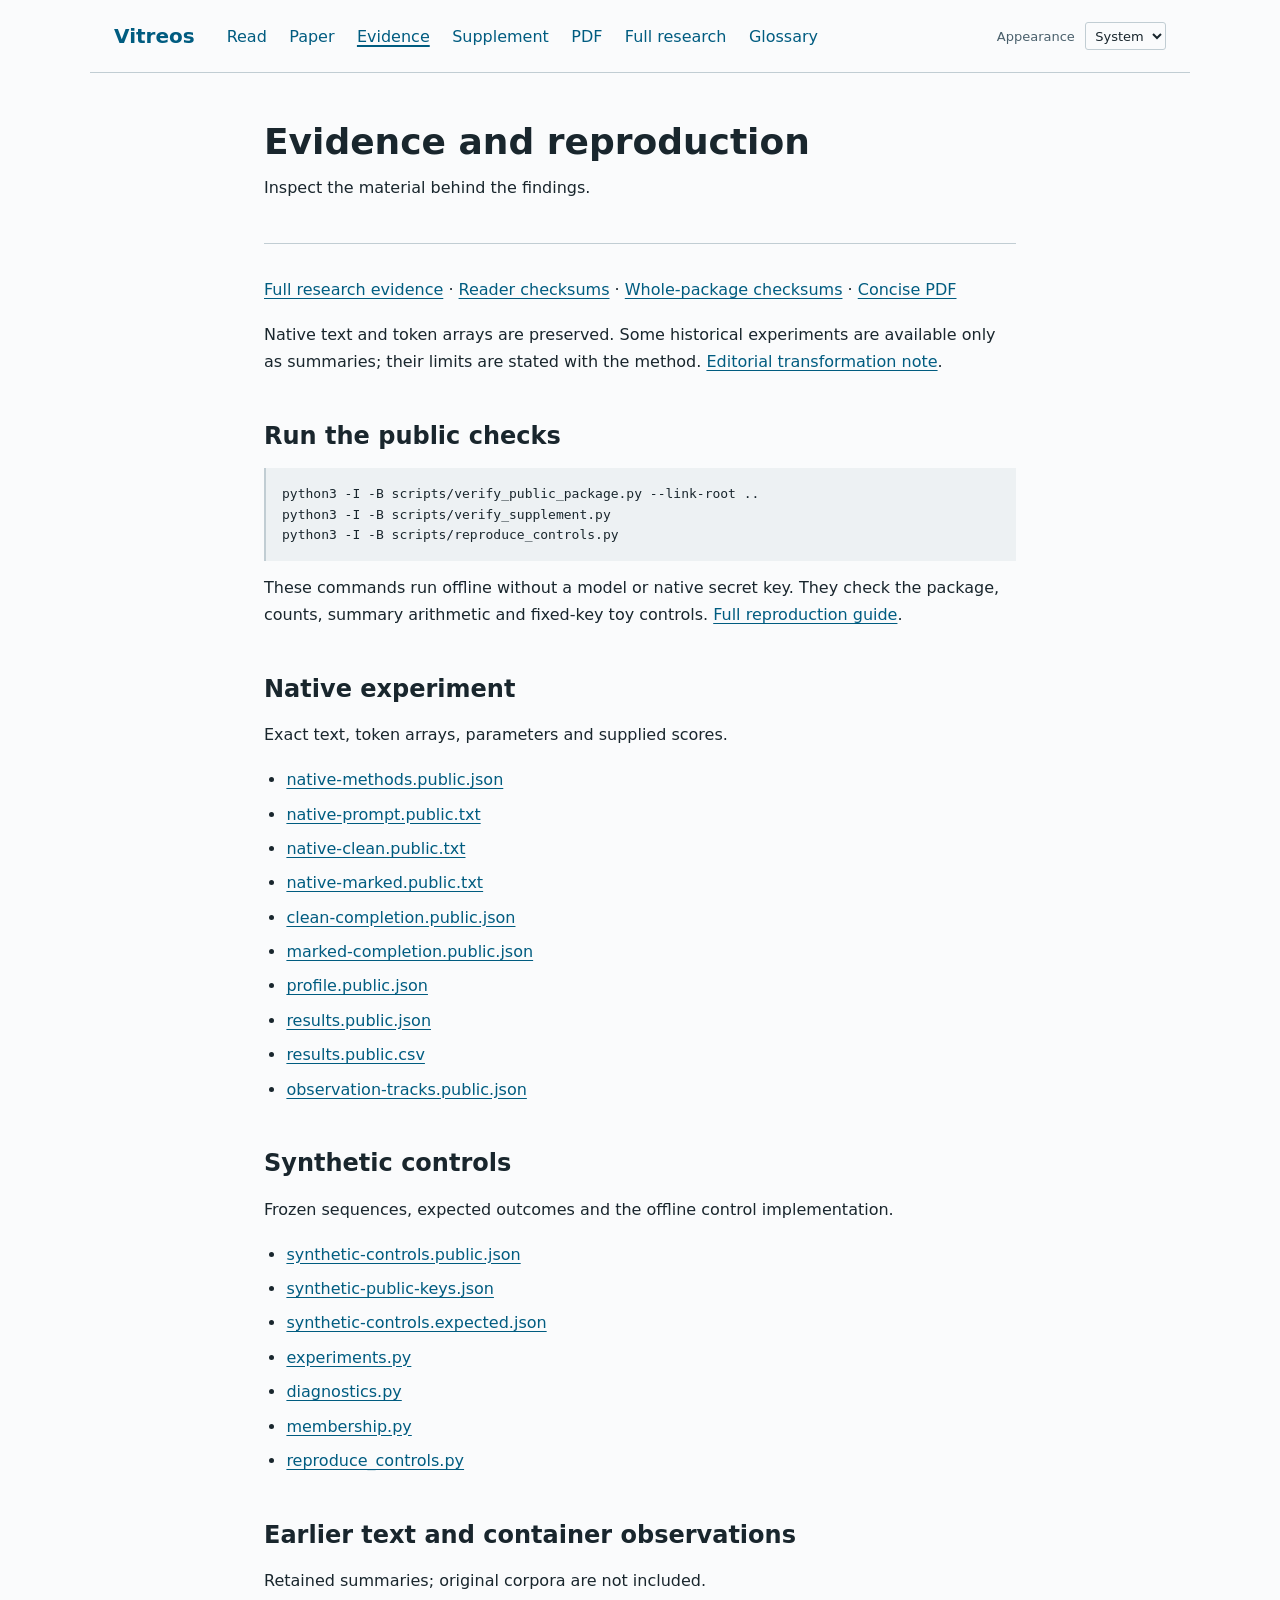
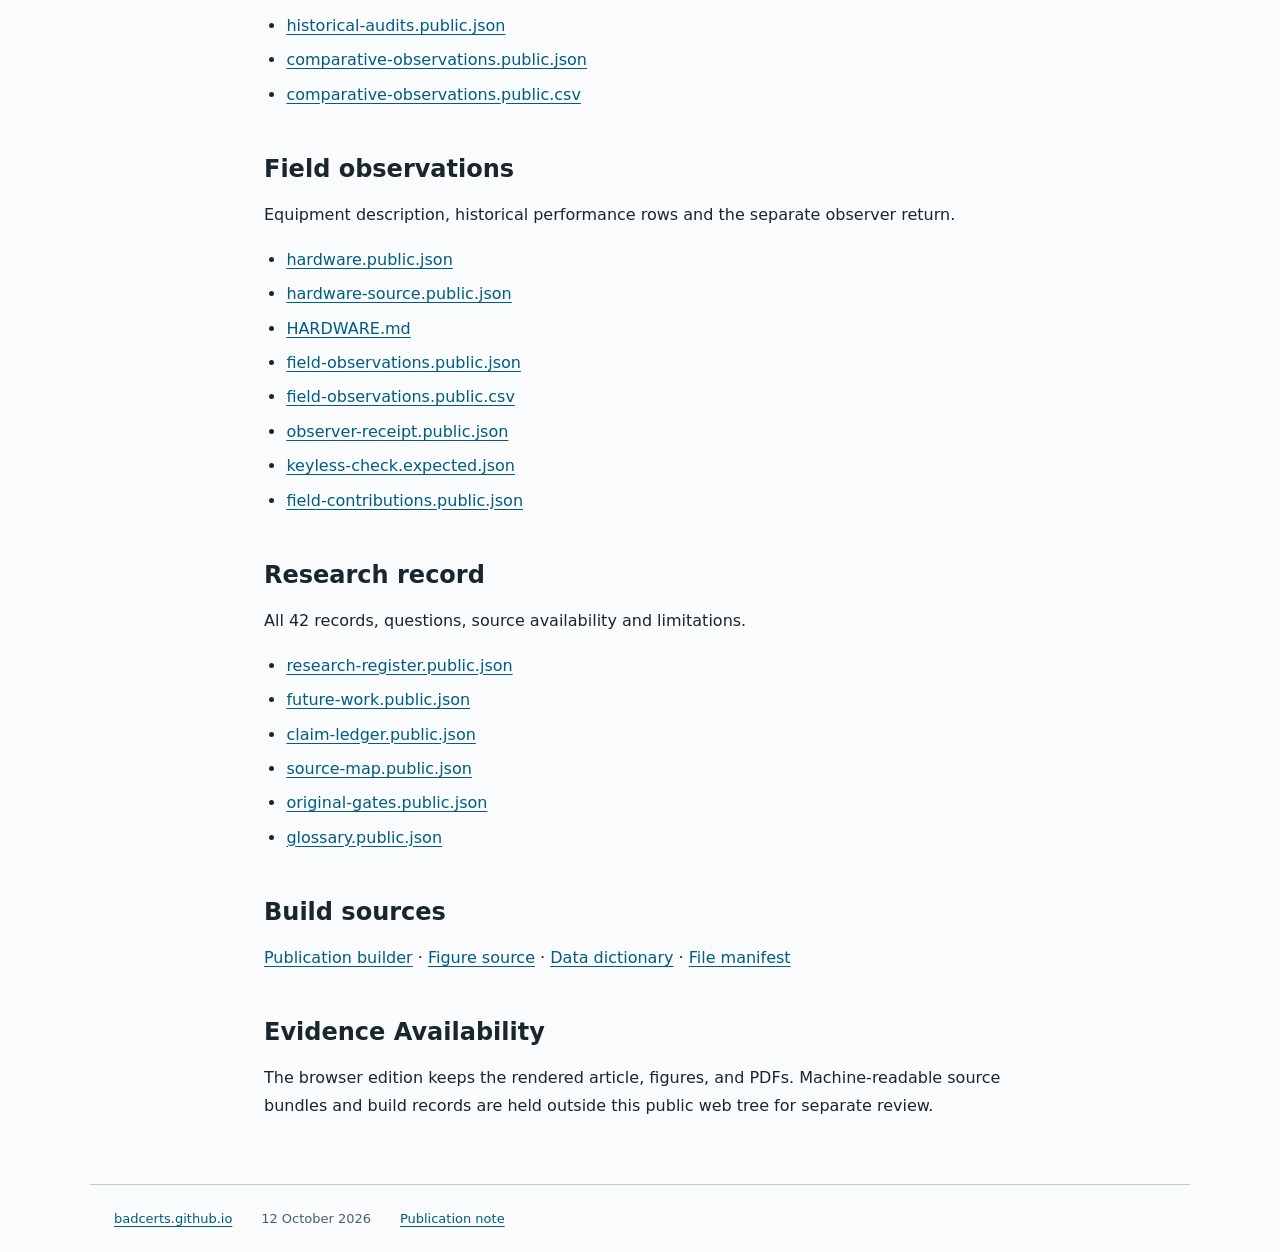
<file: vitreos/reader/evidence.html>
<!doctype html>
<html lang="en"><head><meta charset="utf-8"><meta name="viewport" content="width=device-width,initial-scale=1">
<meta name="description" content="Experiments in AI watermarking, attribution and provenance: methods, results, negative controls and open questions.">
<title>Evidence | Vitreos</title><link rel="stylesheet" href="assets/atlas.css"><script defer src="assets/atlas.js"></script></head>
<body class="evidence"><a class="skip-link" href="#main">Skip to content</a>
<header class="site-header"><a class="brand" href="index.html">Vitreos</a><nav aria-label="Publication"><a href="index.html">Read</a><a href="report/report.html">Paper</a><a href="evidence.html" aria-current="page">Evidence</a><a href="supplement.html">Supplement</a><a href="pdf.html">PDF</a><a href="../technical/index.html">Full research</a><a href="supplement.html#glossary">Glossary</a></nav>
<label class="theme-control" for="theme" hidden>Appearance <select id="theme"><option value="system">System</option><option value="light">Light</option><option value="dark">Dark</option></select></label></header>
<main id="main" tabindex="-1"><header class="title"><h1>Evidence and reproduction</h1><p>Inspect the material behind the findings.</p></header>
<p><a href="../technical/evidence.html">Full research evidence</a> &middot; <a href="#offline-evidence">Reader checksums</a> &middot; <a href="#offline-evidence">Whole-package checksums</a> &middot; <a href="report/Vitreos.pdf">Concise PDF</a></p>
<p>Native text and token arrays are preserved. Some historical experiments are available only as summaries; their limits are stated with the method. <a href="#offline-evidence">Editorial transformation note</a>.</p>
<h2>Run the public checks</h2><pre><code>python3 -I -B scripts/verify_public_package.py --link-root ..
python3 -I -B scripts/verify_supplement.py
python3 -I -B scripts/reproduce_controls.py</code></pre>
<p>These commands run offline without a model or native secret key. They check the package, counts, summary arithmetic and fixed-key toy controls. <a href="#offline-evidence">Full reproduction guide</a>.</p>
<section id="E01"><h2>Native experiment</h2><p>Exact text, token arrays, parameters and supplied scores.</p><ul class="file-list"><li><a href="#offline-evidence">native-methods.public.json</a></li><li><a href="#offline-evidence">native-prompt.public.txt</a></li><li><a href="#offline-evidence">native-clean.public.txt</a></li><li><a href="#offline-evidence">native-marked.public.txt</a></li><li><a href="#offline-evidence">clean-completion.public.json</a></li><li><a href="#offline-evidence">marked-completion.public.json</a></li><li><a href="#offline-evidence">profile.public.json</a></li><li><a href="#offline-evidence">results.public.json</a></li><li><a href="#offline-evidence">results.public.csv</a></li><li><a href="#offline-evidence">observation-tracks.public.json</a></li></ul></section>
<section id="E02"><h2>Synthetic controls</h2><p>Frozen sequences, expected outcomes and the offline control implementation.</p><ul class="file-list"><li><a href="#offline-evidence">synthetic-controls.public.json</a></li><li><a href="#offline-evidence">synthetic-public-keys.json</a></li><li><a href="#offline-evidence">synthetic-controls.expected.json</a></li><li><a href="#offline-evidence">experiments.py</a></li><li><a href="#offline-evidence">diagnostics.py</a></li><li><a href="#offline-evidence">membership.py</a></li><li><a href="#offline-evidence">reproduce_controls.py</a></li></ul></section>
<section id="E03"><h2>Earlier text and container observations</h2><p>Retained summaries; original corpora are not included.</p><ul class="file-list"><li><a href="#offline-evidence">historical-audits.public.json</a></li><li><a href="#offline-evidence">comparative-observations.public.json</a></li><li><a href="#offline-evidence">comparative-observations.public.csv</a></li></ul></section>
<section id="E04"><h2>Field observations</h2><p>Equipment description, historical performance rows and the separate observer return.</p><ul class="file-list"><li><a href="#offline-evidence">hardware.public.json</a></li><li><a href="#offline-evidence">hardware-source.public.json</a></li><li><a href="#offline-evidence">HARDWARE.md</a></li><li><a href="#offline-evidence">field-observations.public.json</a></li><li><a href="#offline-evidence">field-observations.public.csv</a></li><li><a href="#offline-evidence">observer-receipt.public.json</a></li><li><a href="#offline-evidence">keyless-check.expected.json</a></li><li><a href="#offline-evidence">field-contributions.public.json</a></li></ul></section>
<section id="E05"><h2>Research record</h2><p>All 42 records, questions, source availability and limitations.</p><ul class="file-list"><li><a href="#offline-evidence">research-register.public.json</a></li><li><a href="#offline-evidence">future-work.public.json</a></li><li><a href="#offline-evidence">claim-ledger.public.json</a></li><li><a href="#offline-evidence">source-map.public.json</a></li><li><a href="#offline-evidence">original-gates.public.json</a></li><li><a href="#offline-evidence">glossary.public.json</a></li></ul></section>
<h2>Build sources</h2><p><a href="#offline-evidence">Publication builder</a> &middot; <a href="#offline-evidence">Figure source</a> &middot; <a href="#offline-evidence">Data dictionary</a> &middot; <a href="#offline-evidence">File manifest</a></p><section id="offline-evidence" class="chapter"><h2>Evidence Availability</h2><p>The browser edition keeps the rendered article, figures, and PDFs. Machine-readable source bundles and build records are held outside this public web tree for separate review.</p></section></main><footer><a href="https://badcerts.github.io/">badcerts.github.io</a><span>12 October 2026</span><a href="#offline-evidence">Publication note</a></footer></body></html>
</file>
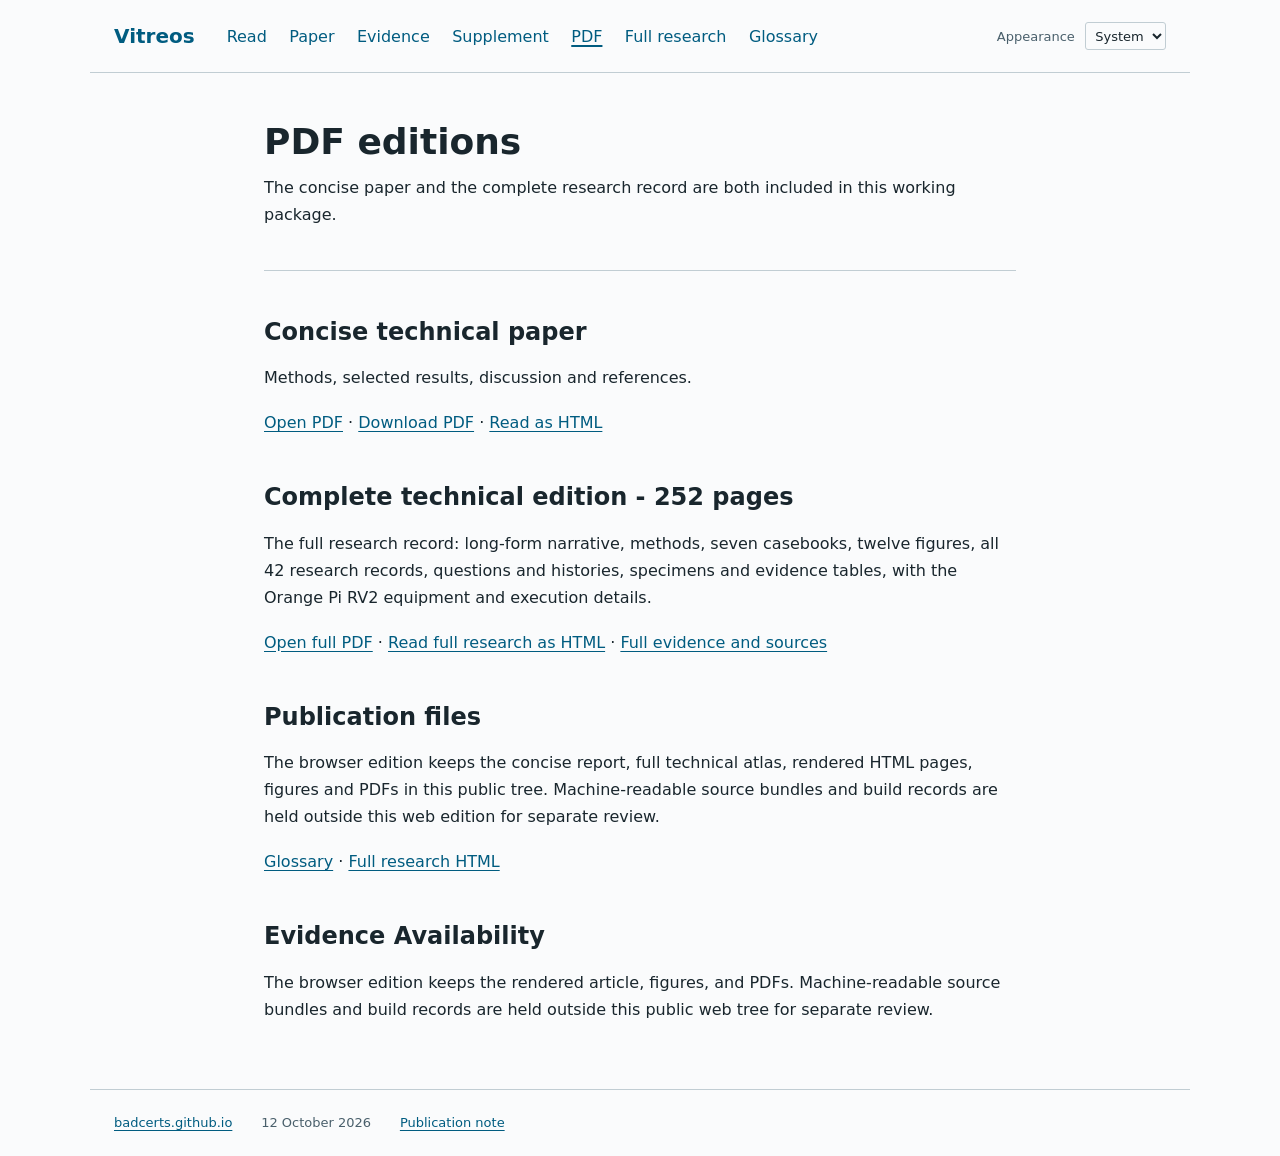
<file: vitreos/reader/pdf.html>
<!doctype html>
<html lang="en"><head><meta charset="utf-8"><meta name="viewport" content="width=device-width,initial-scale=1">
<meta name="description" content="Experiments in AI watermarking, attribution and provenance: methods, results, negative controls and open questions.">
<title>PDF editions | Vitreos</title><link rel="stylesheet" href="assets/atlas.css"><script defer src="assets/atlas.js"></script></head>
<body class="pdf"><a class="skip-link" href="#main">Skip to content</a>
<header class="site-header"><a class="brand" href="index.html">Vitreos</a><nav aria-label="Publication"><a href="index.html">Read</a><a href="report/report.html">Paper</a><a href="evidence.html">Evidence</a><a href="supplement.html">Supplement</a><a href="pdf.html" aria-current="page">PDF</a><a href="../technical/index.html">Full research</a><a href="supplement.html#glossary">Glossary</a></nav>
<label class="theme-control" for="theme" hidden>Appearance <select id="theme"><option value="system">System</option><option value="light">Light</option><option value="dark">Dark</option></select></label></header>
<main id="main" tabindex="-1"><header class="title"><h1>PDF editions</h1><p>The concise paper and the complete research record are both included in this working package.</p></header>
<section><h2>Concise technical paper</h2><p>Methods, selected results, discussion and references.</p><p><a href="report/Vitreos.pdf">Open PDF</a> &middot; <a href="report/Vitreos.pdf" download>Download PDF</a> &middot; <a href="report/report.html">Read as HTML</a></p></section>
<section><h2>Complete technical edition - 252 pages</h2><p>The full research record: long-form narrative, methods, seven casebooks, twelve figures, all 42 research records, questions and histories, specimens and evidence tables, with the Orange Pi RV2 equipment and execution details.</p><p><a href="../technical/report/Vitreos_Evidence_Atlas.pdf">Open full PDF</a> &middot; <a href="../technical/index.html">Read full research as HTML</a> &middot; <a href="../technical/evidence.html">Full evidence and sources</a></p></section>
<section><h2>Publication files</h2><p>The browser edition keeps the concise report, full technical atlas, rendered HTML pages, figures and PDFs in this public tree. Machine-readable source bundles and build records are held outside this web edition for separate review.</p><p><a href="supplement.html#glossary">Glossary</a> &middot; <a href="../technical/index.html">Full research HTML</a></p></section><section id="offline-evidence" class="chapter"><h2>Evidence Availability</h2><p>The browser edition keeps the rendered article, figures, and PDFs. Machine-readable source bundles and build records are held outside this public web tree for separate review.</p></section></main><footer><a href="https://badcerts.github.io/">badcerts.github.io</a><span>12 October 2026</span><a href="#offline-evidence">Publication note</a></footer></body></html>
</file>
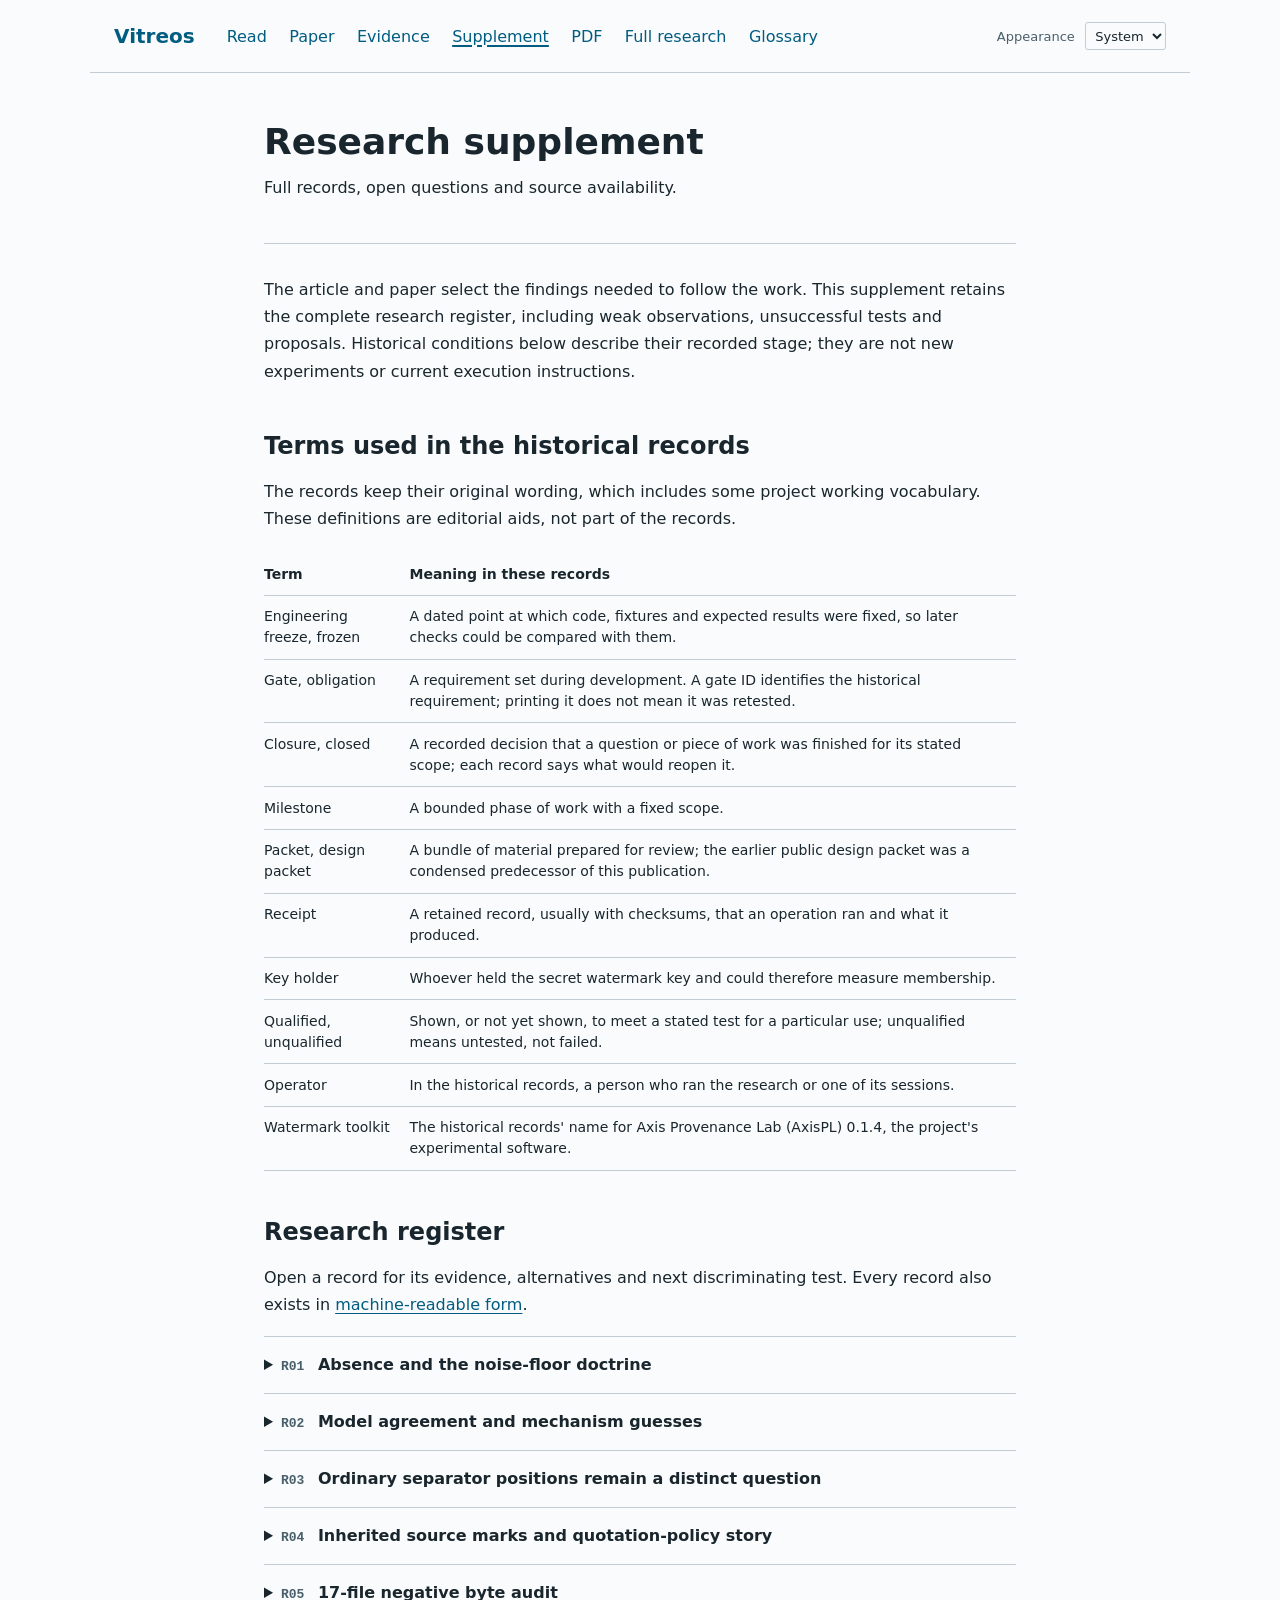
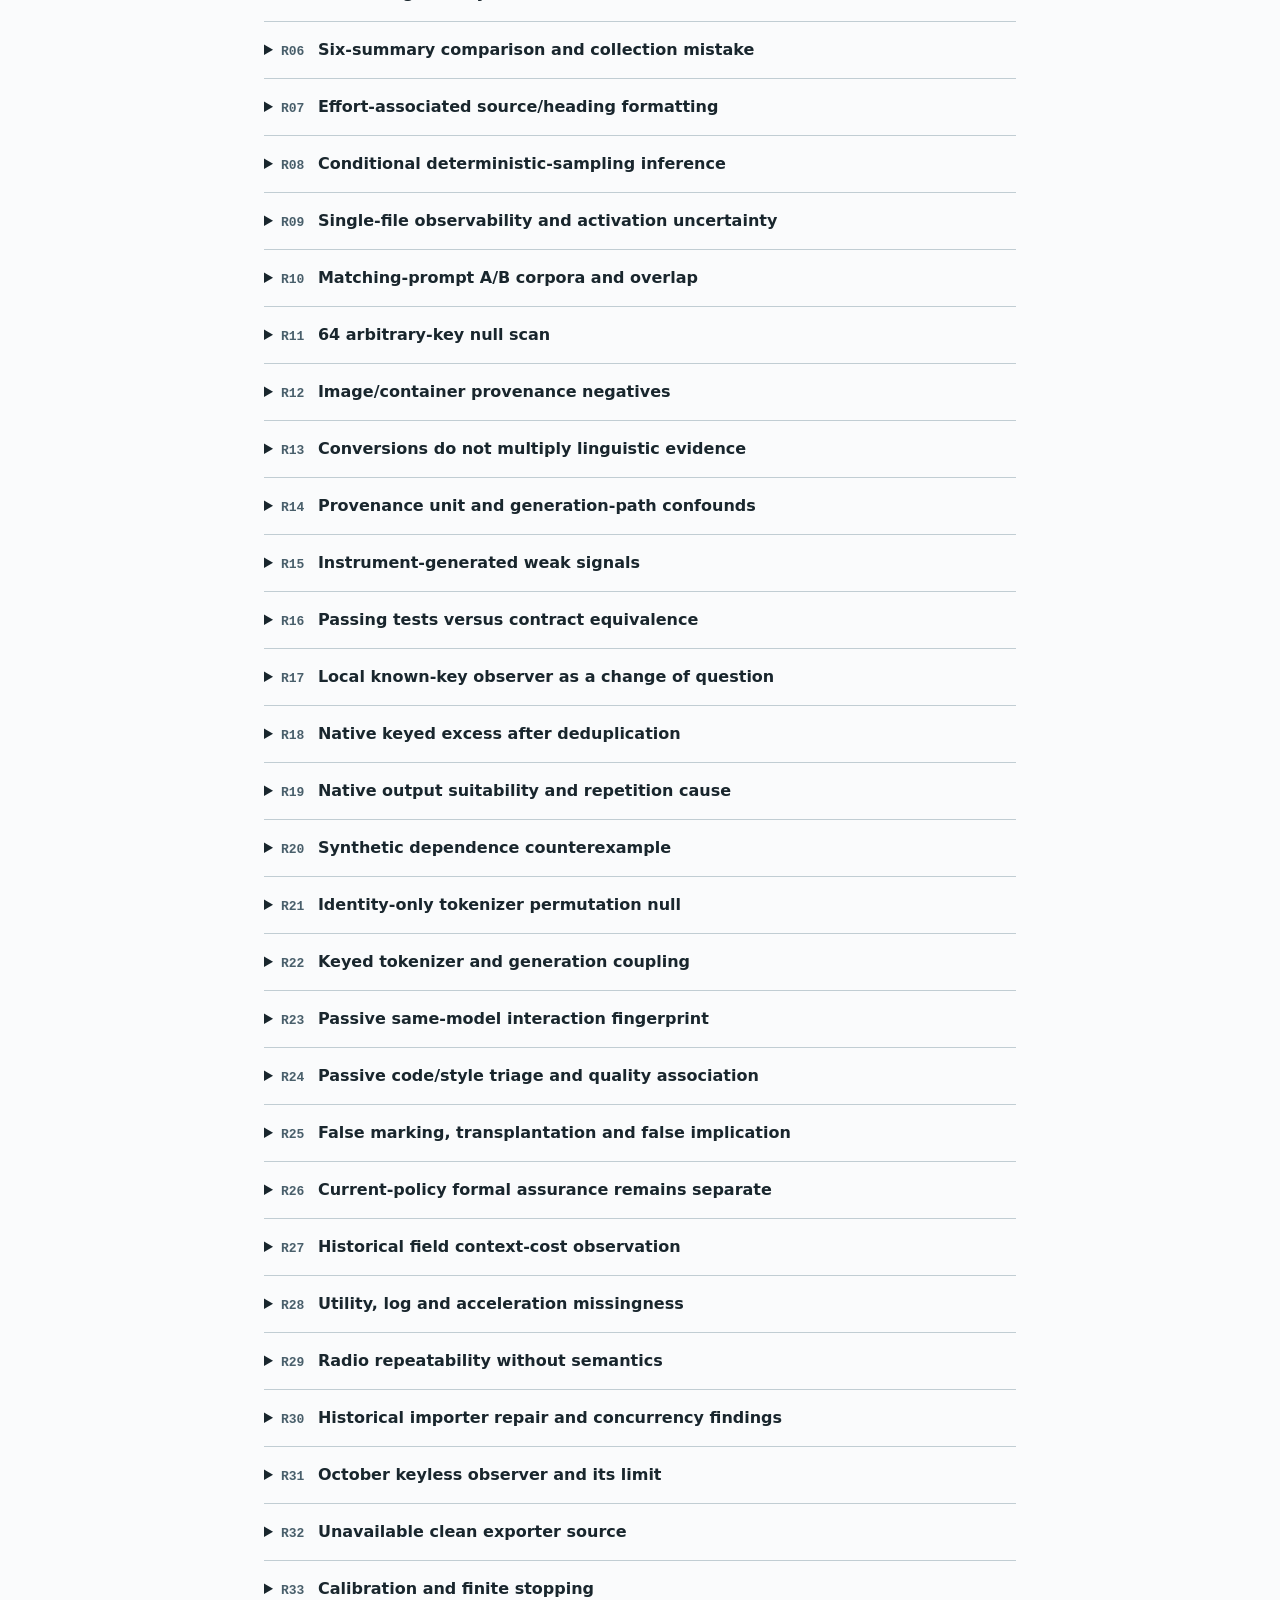
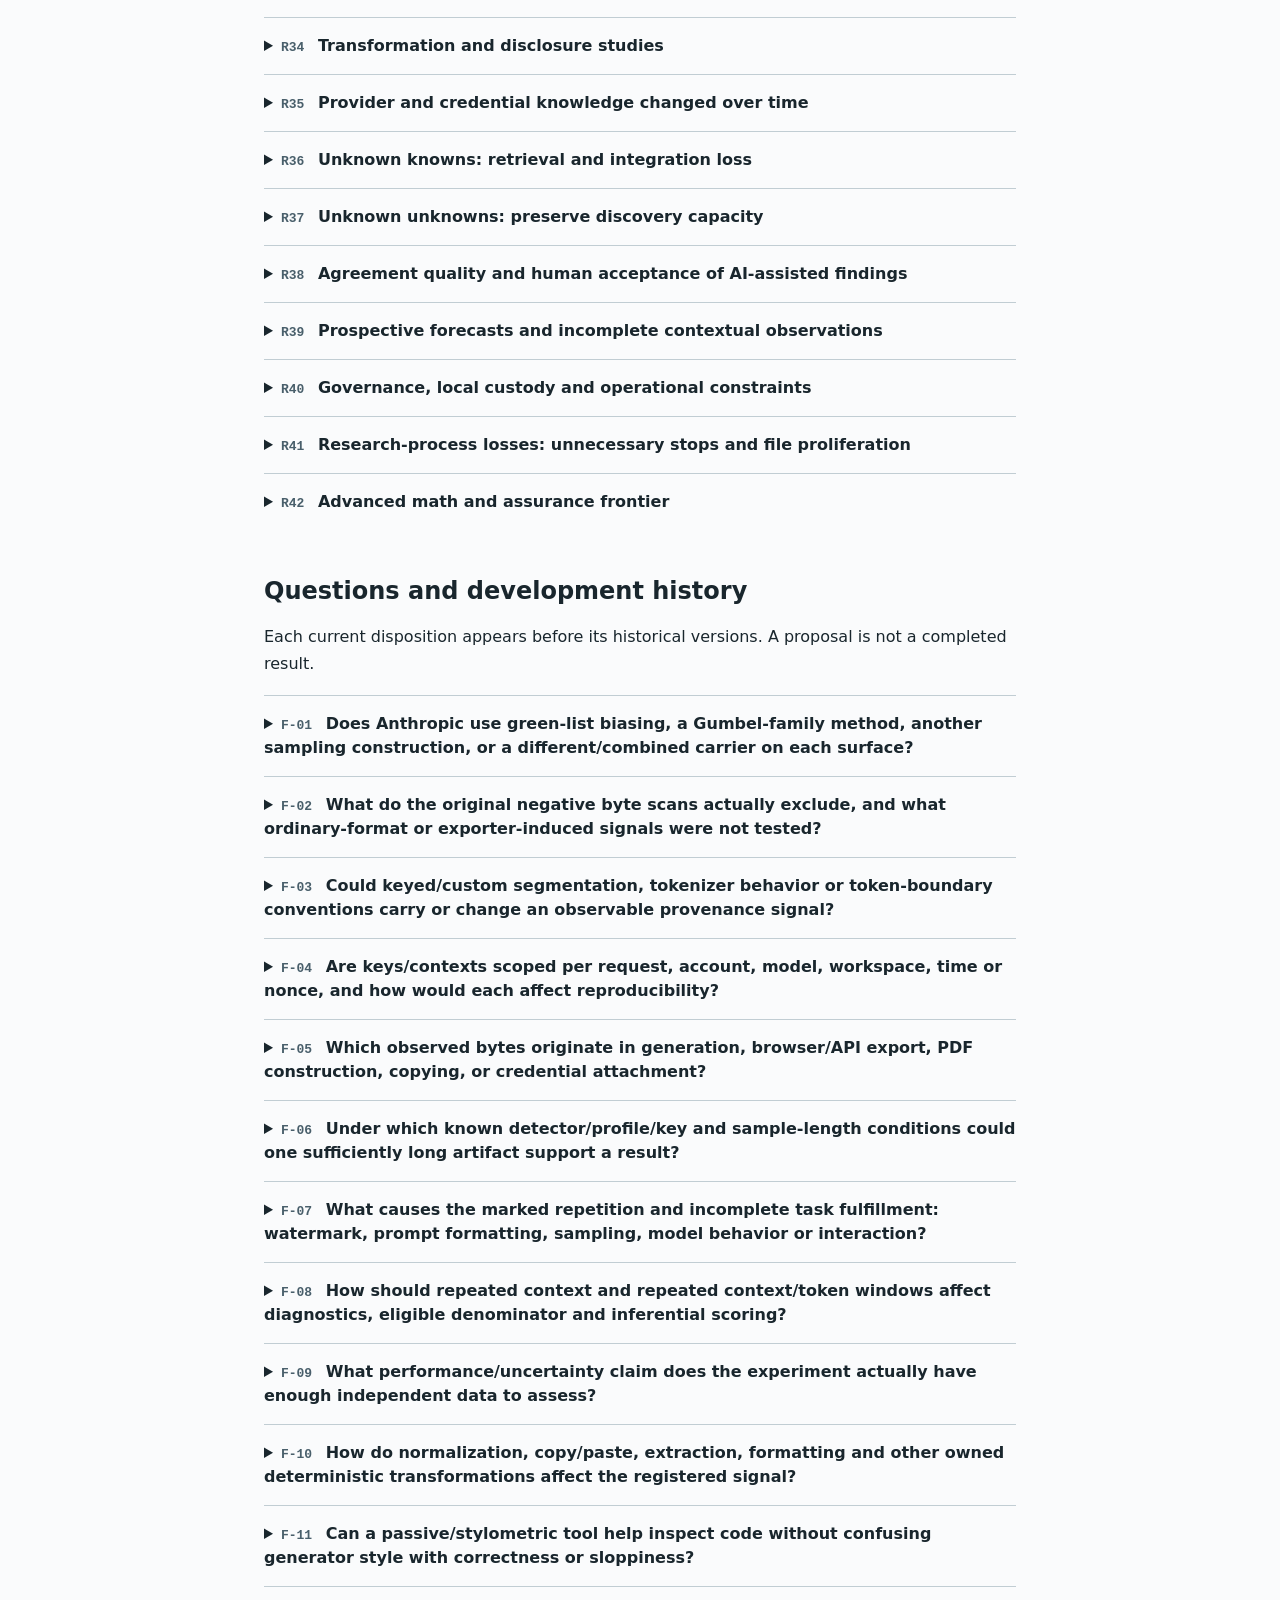
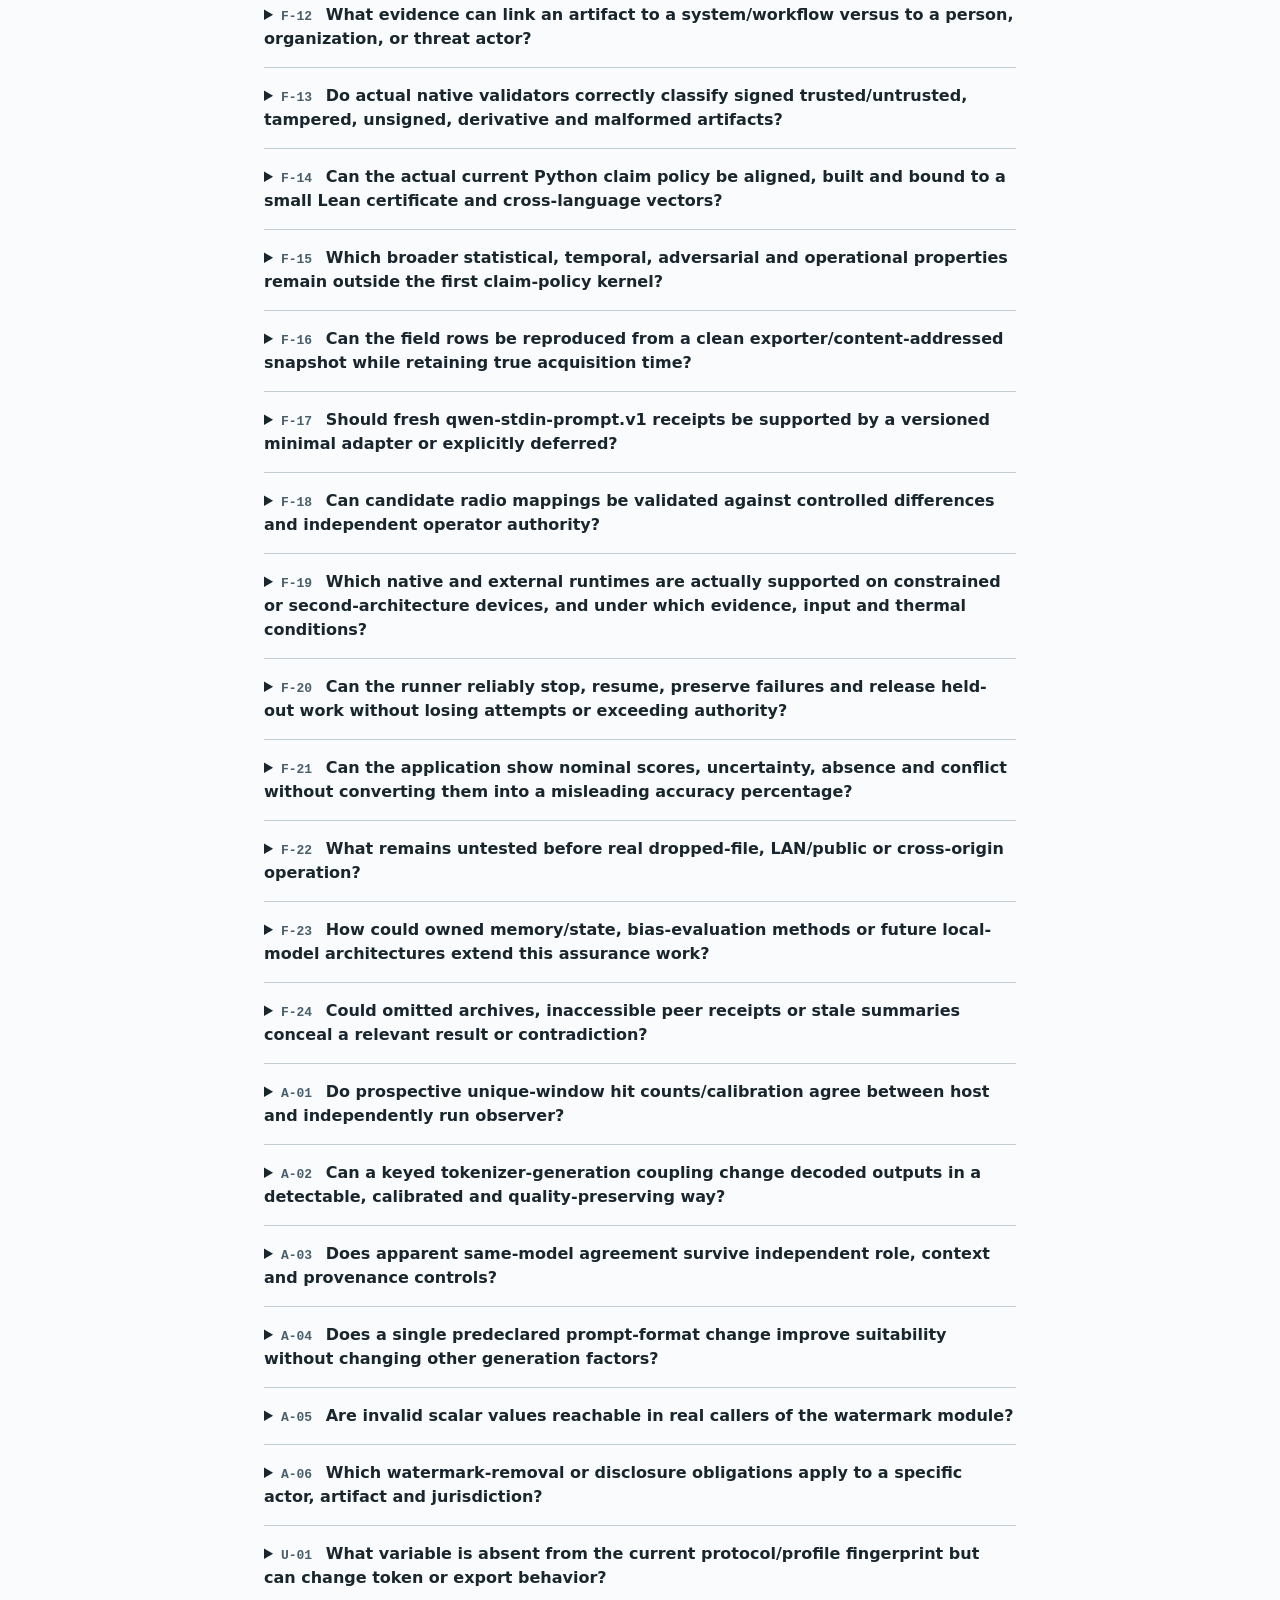
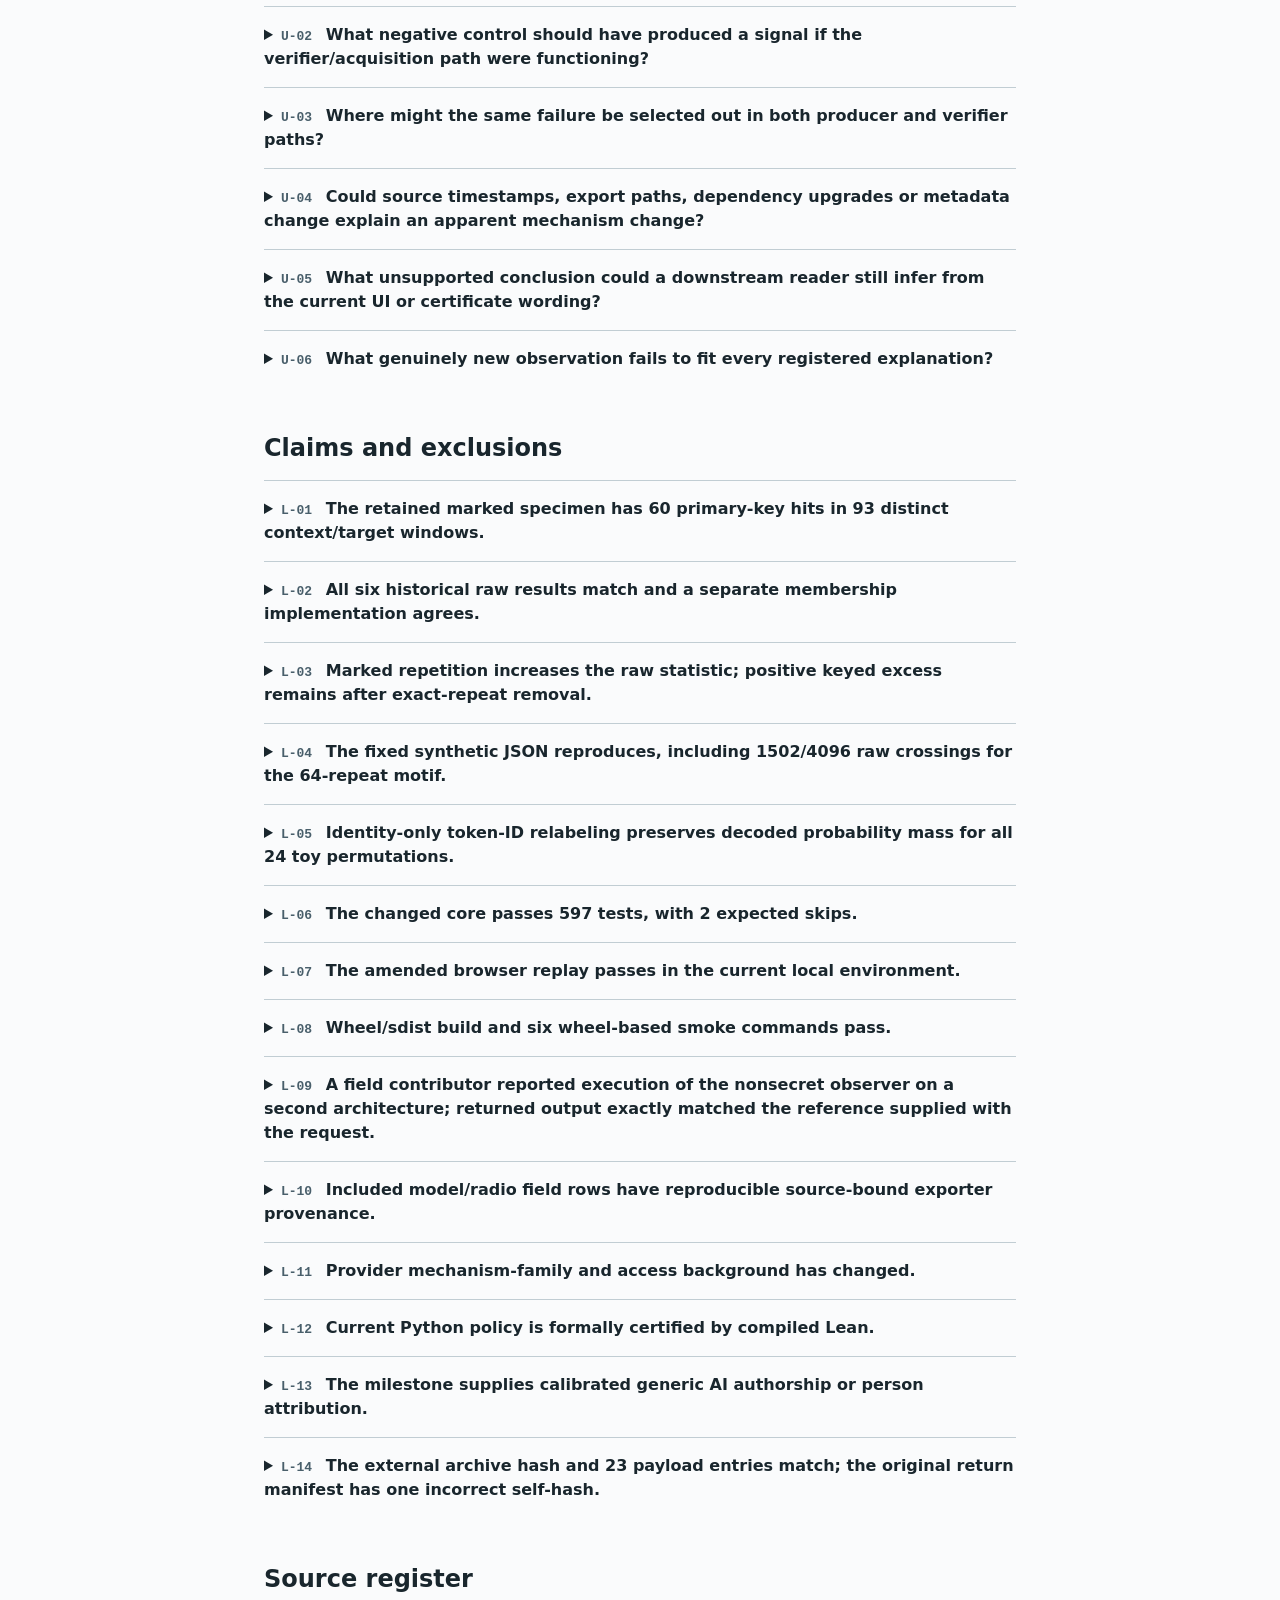
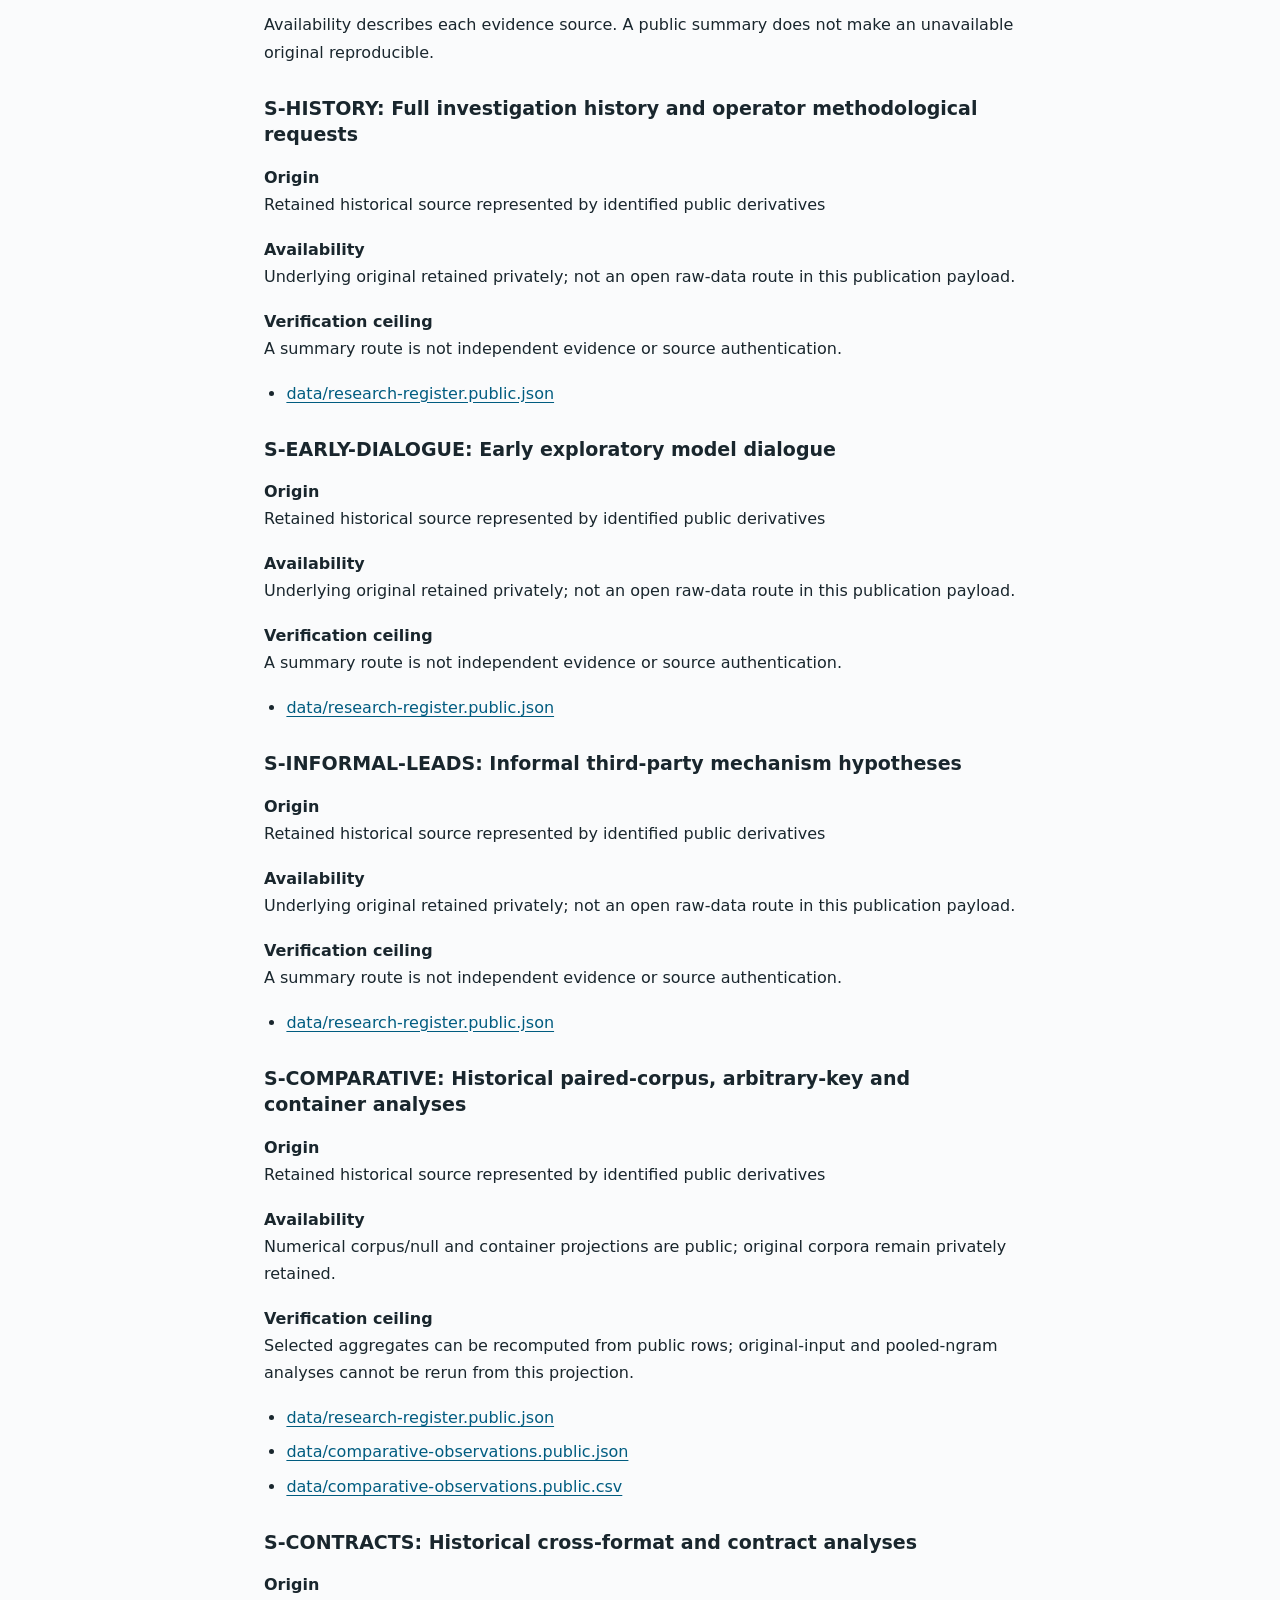
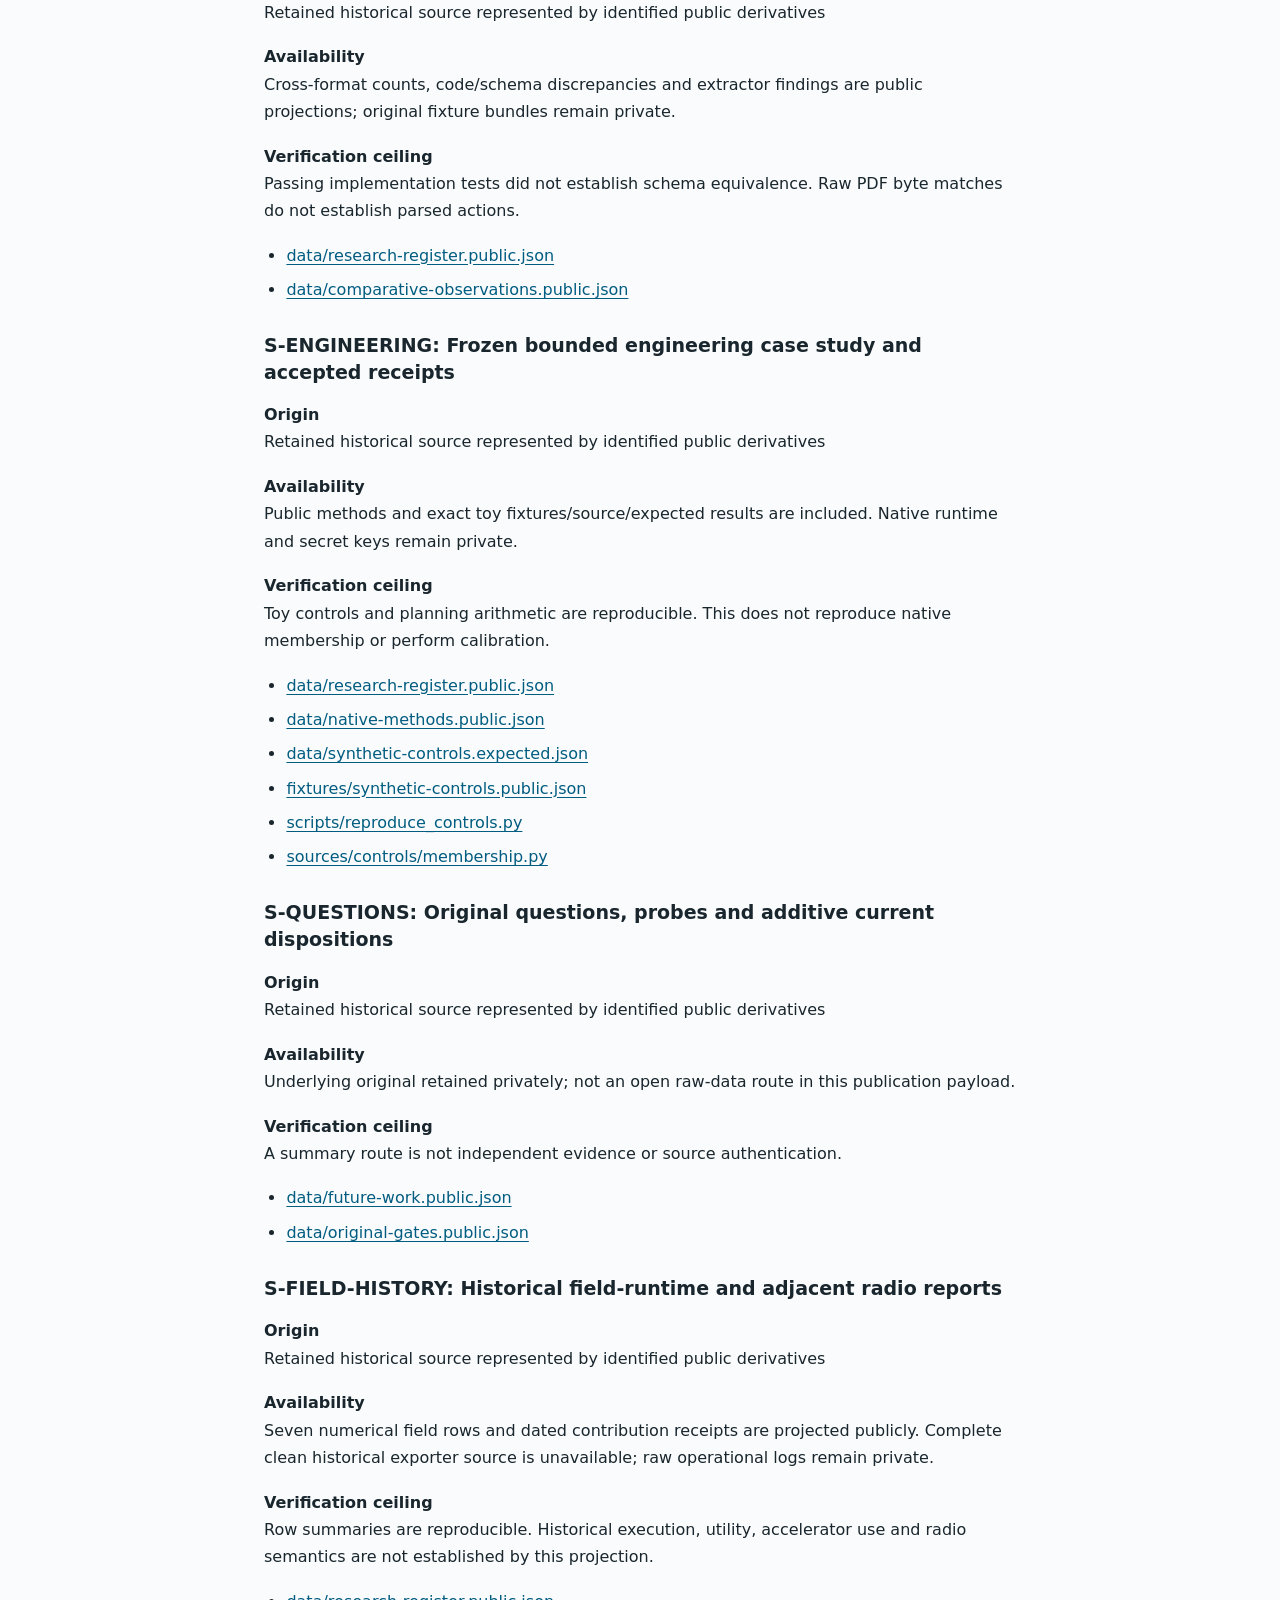
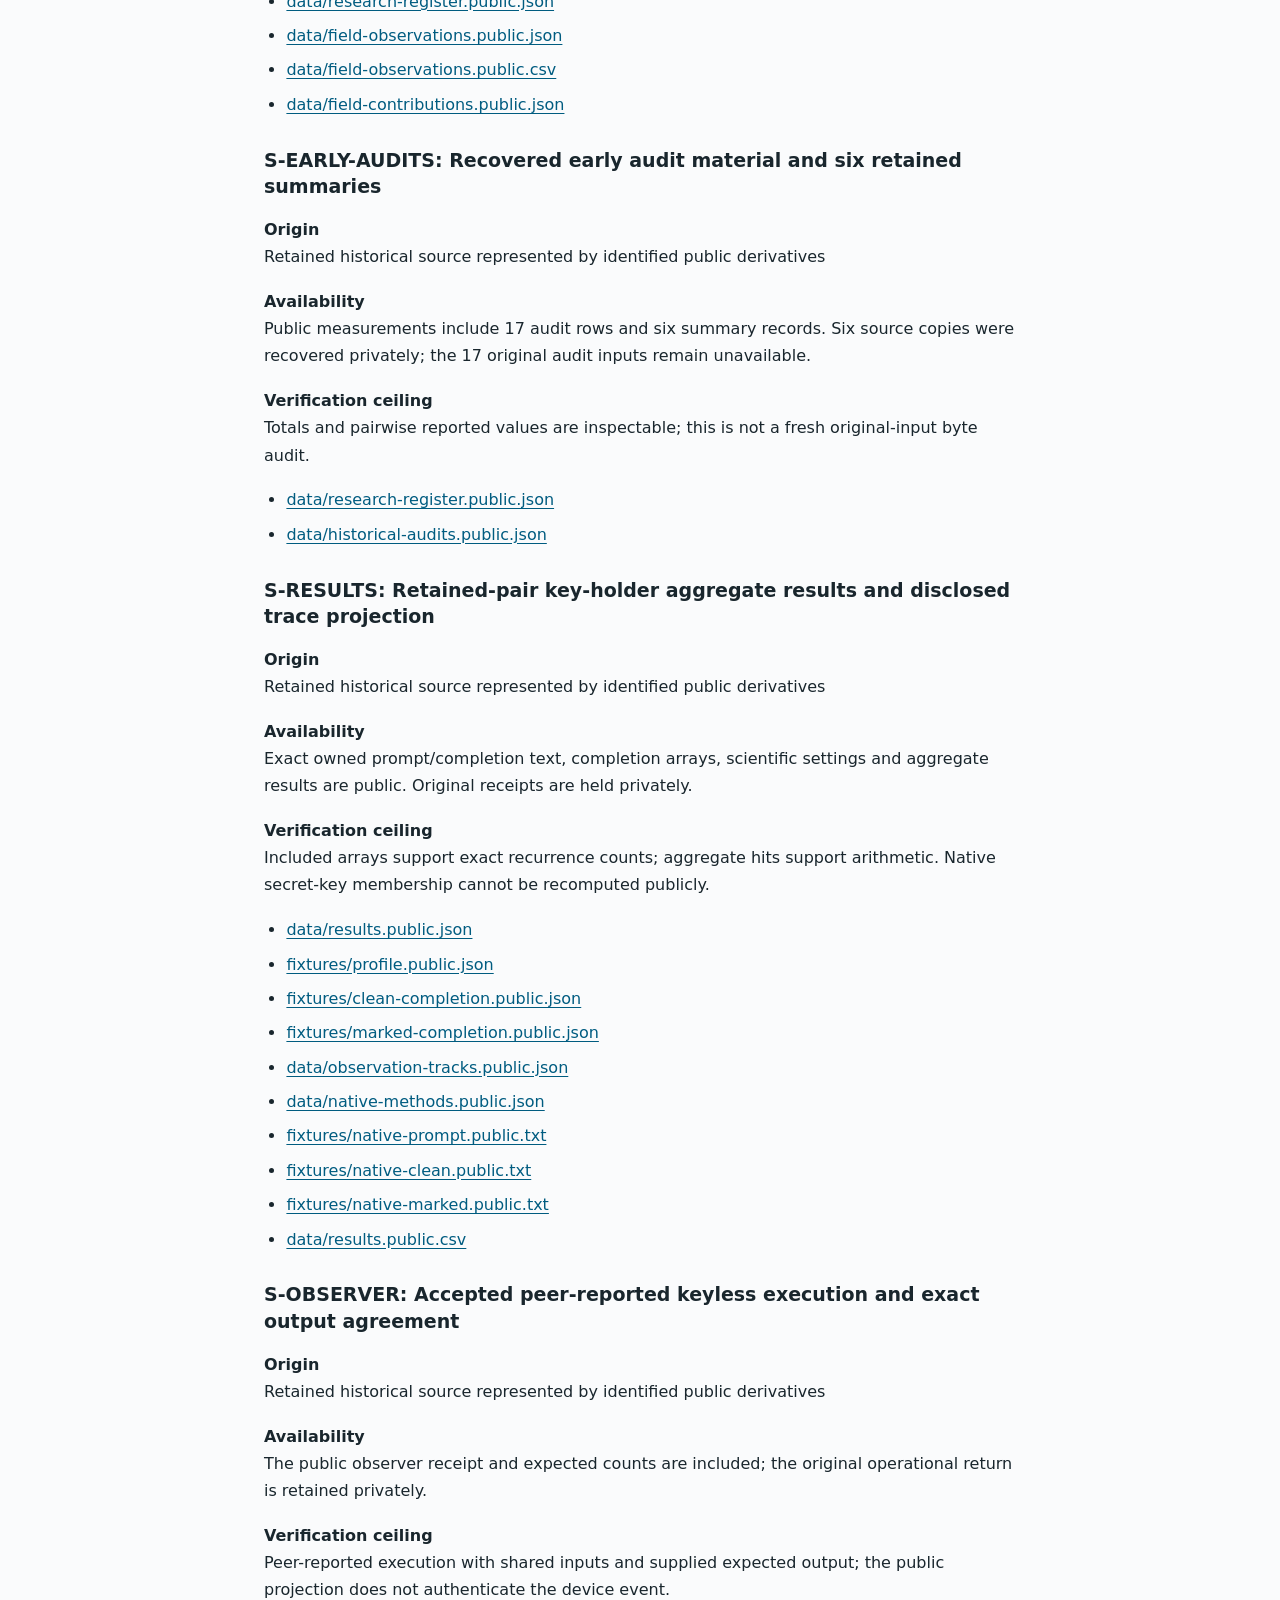
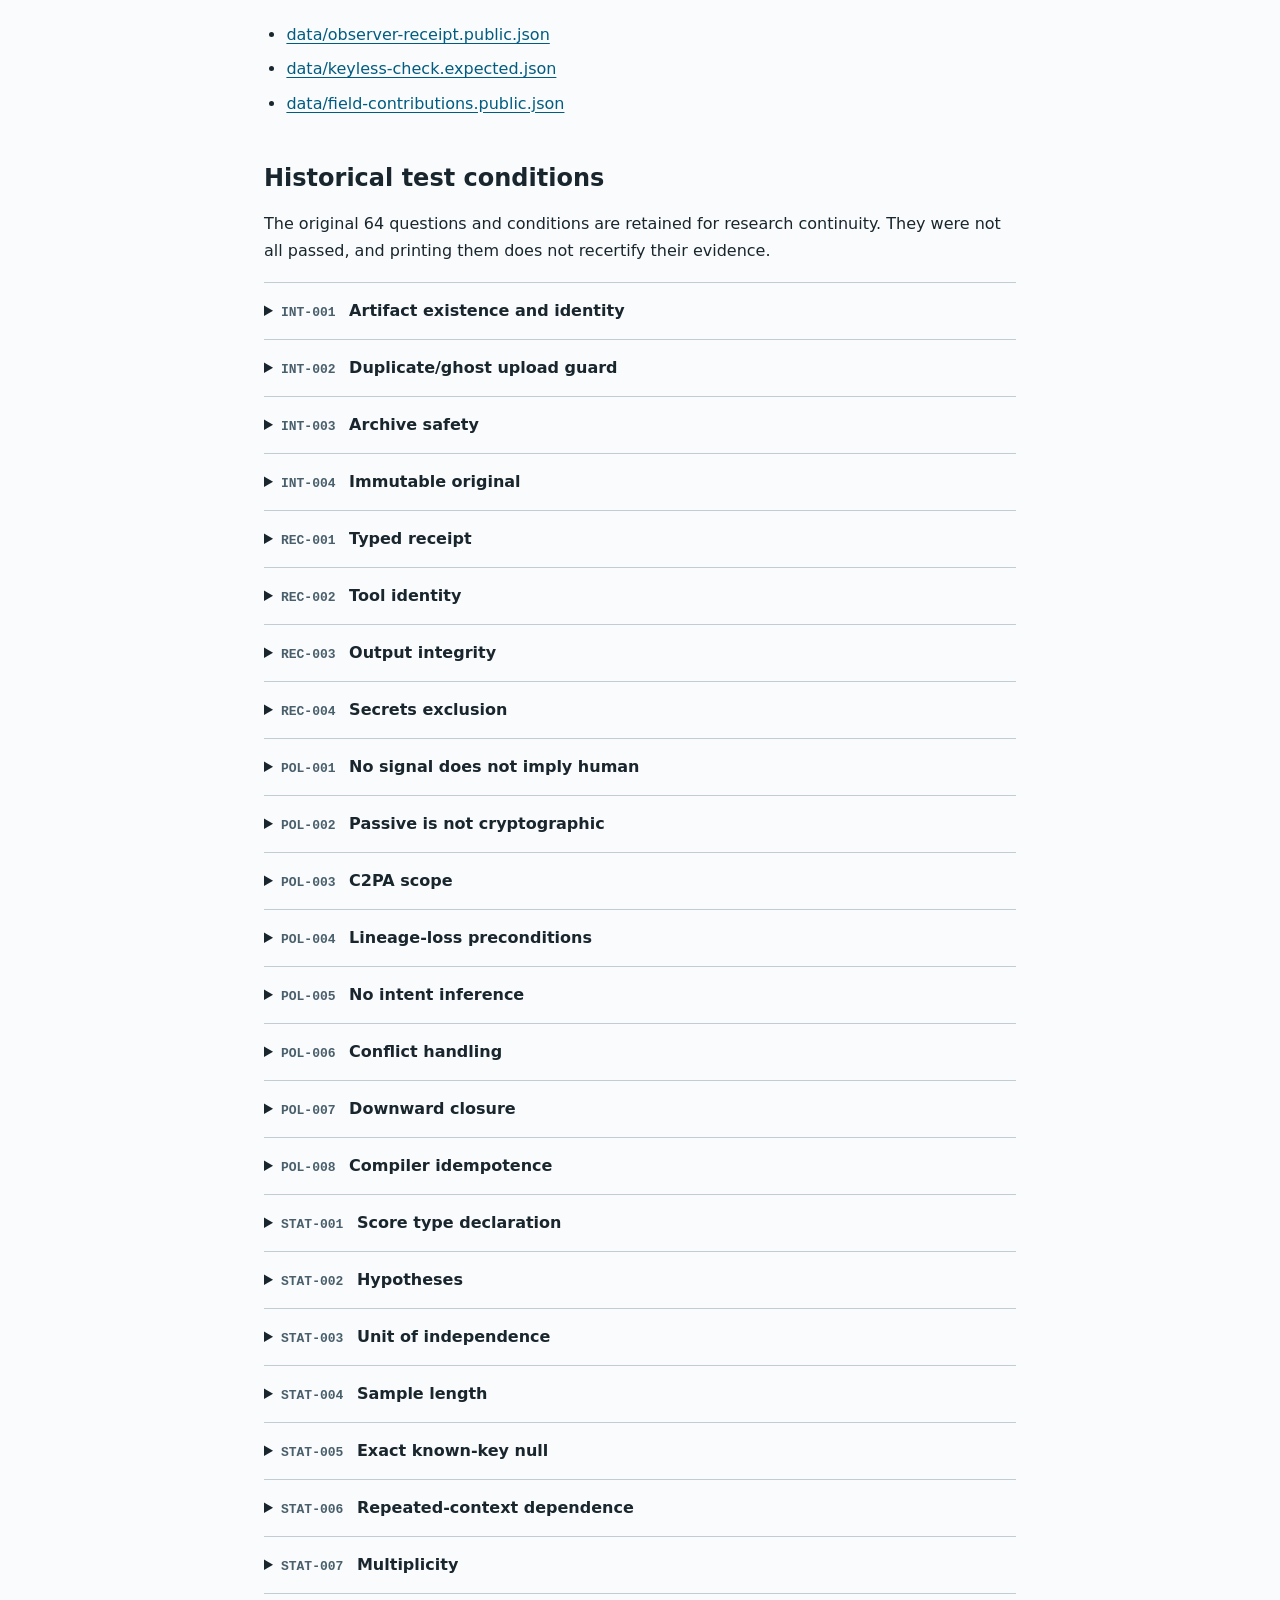
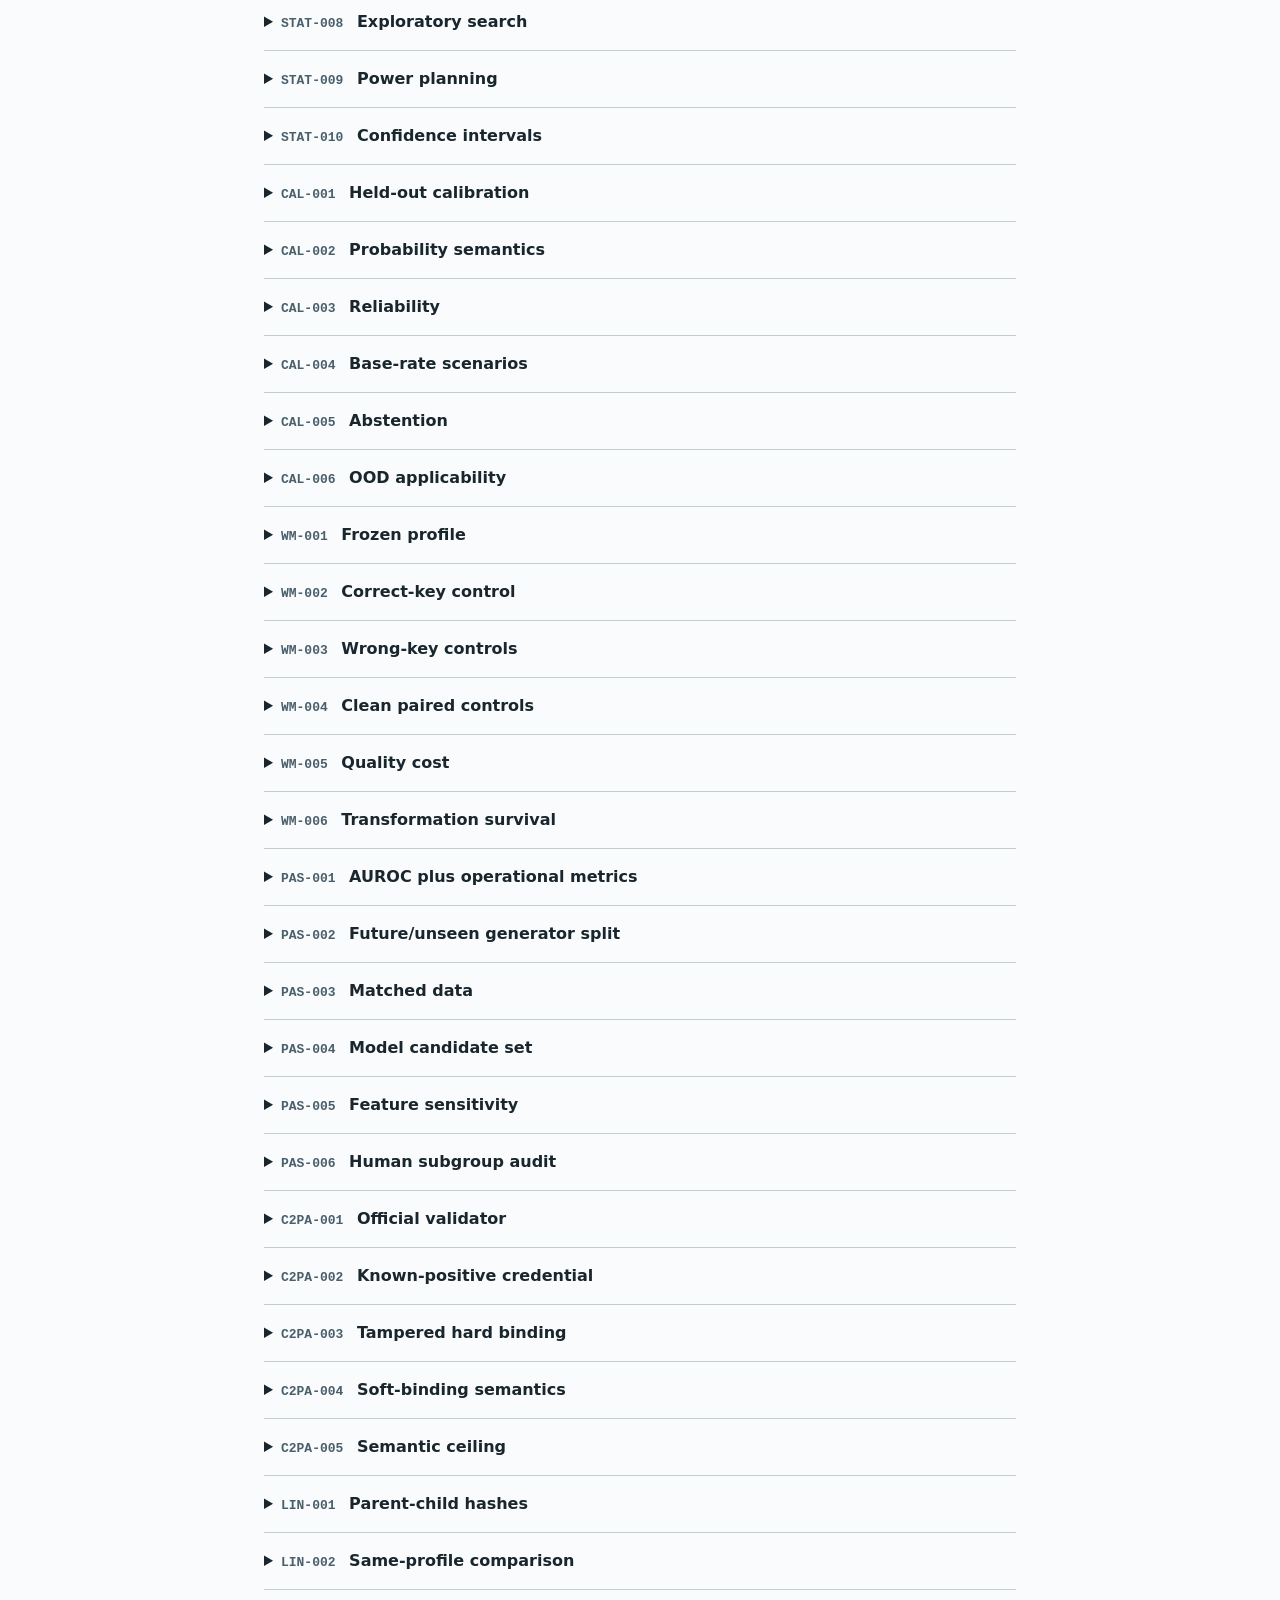
<file: vitreos/reader/supplement.html>
<!doctype html>
<html lang="en"><head><meta charset="utf-8"><meta name="viewport" content="width=device-width,initial-scale=1">
<meta name="description" content="Experiments in AI watermarking, attribution and provenance: methods, results, negative controls and open questions.">
<title>Research supplement | Vitreos</title><link rel="stylesheet" href="assets/atlas.css"><script defer src="assets/atlas.js"></script></head>
<body class="supplement"><a class="skip-link" href="#main">Skip to content</a>
<header class="site-header"><a class="brand" href="index.html">Vitreos</a><nav aria-label="Publication"><a href="index.html">Read</a><a href="report/report.html">Paper</a><a href="evidence.html">Evidence</a><a href="supplement.html" aria-current="page">Supplement</a><a href="pdf.html">PDF</a><a href="../technical/index.html">Full research</a><a href="#glossary">Glossary</a></nav>
<label class="theme-control" for="theme" hidden>Appearance <select id="theme"><option value="system">System</option><option value="light">Light</option><option value="dark">Dark</option></select></label></header>
<main id="main" tabindex="-1"><header class="title"><h1>Research supplement</h1><p>Full records, open questions and source availability.</p></header>
<p>The article and paper select the findings needed to follow the work. This supplement retains the complete research register, including weak observations, unsuccessful tests and proposals. Historical conditions below describe their recorded stage; they are not new experiments or current execution instructions.</p>
<h2 id="terms">Terms used in the historical records</h2><p>The records keep their original wording, which includes some project working vocabulary. These definitions are editorial aids, not part of the records.</p><div class="table-scroll"><table><thead><tr><th scope="col">Term</th><th scope="col">Meaning in these records</th></tr></thead><tbody><tr><td>Engineering freeze, frozen</td><td>A dated point at which code, fixtures and expected results were fixed, so later checks could be compared with them.</td></tr><tr><td>Gate, obligation</td><td>A requirement set during development. A gate ID identifies the historical requirement; printing it does not mean it was retested.</td></tr><tr><td>Closure, closed</td><td>A recorded decision that a question or piece of work was finished for its stated scope; each record says what would reopen it.</td></tr><tr><td>Milestone</td><td>A bounded phase of work with a fixed scope.</td></tr><tr><td>Packet, design packet</td><td>A bundle of material prepared for review; the earlier public design packet was a condensed predecessor of this publication.</td></tr><tr><td>Receipt</td><td>A retained record, usually with checksums, that an operation ran and what it produced.</td></tr><tr><td>Key holder</td><td>Whoever held the secret watermark key and could therefore measure membership.</td></tr><tr><td>Qualified, unqualified</td><td>Shown, or not yet shown, to meet a stated test for a particular use; unqualified means untested, not failed.</td></tr><tr><td>Operator</td><td>In the historical records, a person who ran the research or one of its sessions.</td></tr><tr><td>Watermark toolkit</td><td>The historical records&#x27; name for Axis Provenance Lab (AxisPL) 0.1.4, the project&#x27;s experimental software.</td></tr></tbody></table></div>
<h2 id="records">Research register</h2><p>Open a record for its evidence, alternatives and next discriminating test. Every record also exists in <a href="#offline-evidence">machine-readable form</a>.</p>
<details id="R01" class="record"><summary><span>R01</span> Absence and the noise-floor doctrine</summary><h3>Observation</h3><p>Weak observations and informative absences were requested before the tool existed; the operator explicitly allowed both nonexistence and limited observability and later qualified the literal sub-noise phrase.</p><h3>Evidence type</h3><p>operator-stated methodological intent</p><h3>Assumptions</h3><p>A physical noise-floor claim requires a defined channel, statistic, background and sensitivity; none was estimated universally here.</p><h3>Alternative explanations</h3><p>Attention/retrieval loss can explain missed information without a physically hidden signal.</p><h3>What it supports</h3><p>Absence has weight conditional on expected observability; it proves neither human origin nor concealed marking.</p><h3>Next discriminating test</h3><p>For any retained negative, state the expected detectable feature and test its positive control.</p><h3>Novelty</h3><p>Project framing, not a new statistical theorem.</p><h3>Availability</h3><p>See each source_id in data/source-map.public.json. A retained source summary is not an independently rerun experiment.</p><p>Sources: <a href="#S-HISTORY">S-HISTORY</a></p><p>Related questions: <a href="#F-02">F-02</a>, <a href="#F-06">F-06</a>, <a href="#F-21">F-21</a>, <a href="#F-24">F-24</a></p></details>
<details id="R02" class="record"><summary><span>R02</span> Model agreement and mechanism guesses</summary><h3>Observation</h3><p>An early dialogue suggested token reweighting and confidently described known method families. Later review increased the specificity without access to the implementation.</p><h3>Evidence type</h3><p>historical statements; mechanism inference unverified</p><h3>Assumptions</h3><p>Knowing a public method class does not imply privileged knowledge of a deployed provider scheme.</p><h3>Alternative explanations</h3><p>General learned descriptions, agreeable dialogue and shared prompts explain the apparent self-disclosure.</p><h3>What it supports</h3><p>The apparent self-disclosure was unverified. Greenlist and Gumbel-family descriptions must not be conflated.</p><h3>Next discriminating test</h3><p>Use the dated provider-family evidence already reconciled in the frozen paper; specimen-specific claims need authenticated activation/profile evidence.</p><h3>Novelty</h3><p>Early project hypothesis; known method families, no global novelty claim.</p><h3>Availability</h3><p>See each source_id in data/source-map.public.json. A retained source summary is not an independently rerun experiment.</p><p>Sources: <a href="#S-EARLY-DIALOGUE">S-EARLY-DIALOGUE</a>, <a href="#S-HISTORY">S-HISTORY</a></p><p>Related questions: <a href="#F-01">F-01</a>, <a href="#F-12">F-12</a></p></details>
<details id="R03" class="record"><summary><span>R03</span> Ordinary separator positions remain a distinct question</summary><h3>Observation</h3><p>The informal source proposed ordinary whitespace at chosen offsets, possibly produced through token bias. That mechanism does not require unusual Unicode or extra trailing spaces.</p><h3>Evidence type</h3><p>historical lead; untested carrier construction</p><h3>Assumptions</h3><p>A reproducible offset/code rule, preservation model and appropriate null would be needed to test the proposal.</p><h3>Alternative explanations</h3><p>Ordinary language lengths, layout conventions and tokenizer segmentation also create separator patterns.</p><h3>What it supports</h3><p>The existing anomalous-byte negatives do not exhaust ordinary-space distributions; no such mark was demonstrated.</p><h3>Next discriminating test</h3><p>If selected later, construct an owned positive control with a predeclared code and compare matched unmarked text without fitting offsets after inspection.</p><h3>Novelty</h3><p>Recovered project hypothesis; broader prior art not assessed.</p><h3>Availability</h3><p>See each source_id in data/source-map.public.json. A retained source summary is not an independently rerun experiment.</p><p>Sources: <a href="#S-INFORMAL-LEADS">S-INFORMAL-LEADS</a>, <a href="#S-HISTORY">S-HISTORY</a></p><p>Related questions: <a href="#F-02">F-02</a>, <a href="#F-03">F-03</a></p></details>
<details id="R04" class="record"><summary><span>R04</span> Inherited source marks and quotation-policy story</summary><h3>Observation</h3><p>The informal discussion separately asserted inherited training-source marks, dedicated whitespace tokenizers and a quotation-length limit caused by watermark leakage.</p><h3>Evidence type</h3><p>third-party historical assertions, not verified facts</p><h3>Assumptions</h3><p>All three causal/implementation premises lack supporting receipts in this packet.</p><h3>Alternative explanations</h3><p>Copyright policy, training behavior, active generation marking and ordinary style can exist independently.</p><h3>What it supports</h3><p>A quote cap or a participant claim is not proof of the alleged causal mechanism or provider intent.</p><h3>Next discriminating test</h3><p>Recover verifiable primary technical evidence before testing a specifically defined inheritance mechanism; do not treat conversation confidence as evidence.</p><h3>Novelty</h3><p>Historical research lead, not a project finding.</p><h3>Availability</h3><p>See each source_id in data/source-map.public.json. A retained source summary is not an independently rerun experiment.</p><p>Sources: <a href="#S-INFORMAL-LEADS">S-INFORMAL-LEADS</a></p><p>Related questions: <a href="#F-01">F-01</a>, <a href="#F-02">F-02</a>, <a href="#F-03">F-03</a>, <a href="#F-24">F-24</a></p></details>
<details id="R05" class="record"><summary><span>R05</span> 17-file negative byte audit</summary><h3>Observation</h3><p>17 Markdown files: 237506 bytes, 234326 Unicode characters, 2644 lines; scanned hidden/format/whitespace classes absent. Two trailing-space lines held 35 ordinary spaces, including diagram alignment.</p><h3>Evidence type</h3><p>historical audit outputs/script/manifest recovered; 17 original inputs unavailable in inspected set</p><h3>Assumptions</h3><p>The recovered report, JSON, script and manifest bind historical audit material; the 17 exact source Markdown files were not recovered in the inspected set. Uploaded-copy xattrs can differ from originals.</p><h3>Alternative explanations</h3><p>No mark, another carrier, acquisition normalization or a private statistical mechanism all remain possible.</p><h3>What it supports</h3><p>Describes specified classes in uploaded copies; not all whitespace capacity, original filesystem metadata or absence of every watermark.</p><h3>Next discriminating test</h3><p>Only if a stronger claim needs it: recover the 17 original bytes against their manifest, then run named feature checks with positive controls. Existing audit outputs are already recovered.</p><h3>Novelty</h3><p>Historical local negative result; not independently reproduced in this pass.</p><h3>Availability</h3><p>See each source_id in data/source-map.public.json. A retained source summary is not an independently rerun experiment.</p><p>Sources: <a href="#S-HISTORY">S-HISTORY</a>, <a href="#S-EARLY-AUDITS">S-EARLY-AUDITS</a></p><p>Related questions: <a href="#F-02">F-02</a>, <a href="#F-05">F-05</a>, <a href="#F-24">F-24</a></p></details>
<details id="R06" class="record"><summary><span>R06</span> Six-summary comparison and collection mistake</summary><h3>Observation</h3><p>One Max and two High long/short pairs; initial effort mistake retained. High A/B long/short sequence similarity 0.638/0.735, cosine 0.912/0.869, longest exact spans 13/11 words. Scanned anomalous byte features absent.</p><h3>Evidence type</h3><p>six retained summary copies and ZIP recovered and hash-matched; historical reported metrics retained</p><h3>Assumptions</h3><p>The six retained byte streams match their historical manifest. Same blog and sequential requests are documented; complete generation state, person-to-A/B mapping and historical marking activation remain unresolved.</p><h3>Alternative explanations</h3><p>Common source, constrained task, effort/style and stochastic/context differences can produce this mix of similarity and divergence.</p><h3>What it supports</h3><p>Neither independent randomized replication nor a calibrated watermark test; values remain historical reported observations.</p><h3>Next discriminating test</h3><p>Recovery is complete for the six retained copies and audit material. A future controlled comparison must freeze full generation state and retain all attempts; it is not required for the report.</p><h3>Novelty</h3><p>Project-specific exploratory result.</p><h3>Availability</h3><p>See each source_id in data/source-map.public.json. A retained source summary is not an independently rerun experiment.</p><p>Sources: <a href="#S-HISTORY">S-HISTORY</a>, <a href="#S-EARLY-AUDITS">S-EARLY-AUDITS</a></p><p>Related questions: <a href="#F-01">F-01</a>, <a href="#F-02">F-02</a>, <a href="#F-06">F-06</a>, <a href="#F-24">F-24</a></p></details>
<details id="R07" class="record"><summary><span>R07</span> Effort-associated source/heading formatting</summary><h3>Observation</h3><p>Max summaries put domain/date in prose plus a source line; High pairs used heading placement.</p><h3>Evidence type</h3><p>transcript-reported visible observation</p><h3>Assumptions</h3><p>Few samples and uncontrolled account/context effects prevent causal assignment to effort.</p><h3>Alternative explanations</h3><p>Surface defaults, local context, random style and source conventions can explain the pattern.</p><h3>What it supports</h3><p>A useful formatting observation; not watermark detection, provider identity or stable effort fingerprint.</p><h3>Next discriminating test</h3><p>If useful, test matched prompts with effort as the sole changed factor and predeclare the formatting feature.</p><h3>Novelty</h3><p>Local exploratory observation; generality untested.</p><h3>Availability</h3><p>See each source_id in data/source-map.public.json. A retained source summary is not an independently rerun experiment.</p><p>Sources: <a href="#S-HISTORY">S-HISTORY</a></p><p>Related questions: <a href="#F-11">F-11</a>, <a href="#F-12">F-12</a></p></details>
<details id="R08" class="record"><summary><span>R08</span> Conditional deterministic-sampling inference</summary><h3>Observation</h3><p>Output divergence was described as weak evidence against a vanilla fixed-key deterministic Gumbel-Max setup.</p><h3>Evidence type</h3><p>conditional reasoning with unverified premises</p><h3>Assumptions</h3><p>This only discriminates if full prompt/context/model/tokenizer/key/nonce/generation state is fixed; that was not established across accounts.</p><h3>Alternative explanations</h3><p>Different hidden state, seed/key scope, sampling or deployment can yield variation under a related family.</p><h3>What it supports</h3><p>No likelihood weight, family exclusion or vendor-mechanism identification follows from the observed variation.</p><h3>Next discriminating test</h3><p>Test an owned fully specified deterministic implementation before making a class-level comparison.</p><h3>Novelty</h3><p>Conditional method reasoning; not a discovered provider fact.</p><h3>Availability</h3><p>See each source_id in data/source-map.public.json. A retained source summary is not an independently rerun experiment.</p><p>Sources: <a href="#S-HISTORY">S-HISTORY</a></p><p>Related questions: <a href="#F-01">F-01</a>, <a href="#F-04">F-04</a></p></details>
<details id="R09" class="record"><summary><span>R09</span> Single-file observability and activation uncertainty</summary><h3>Observation</h3><p>Early files were short and historical marking activation, correct tokenizer, key and detector profile were unavailable.</p><h3>Evidence type</h3><p>identified missing variables</p><h3>Assumptions</h3><p>A single sufficiently informative file can be detectable under a validated known profile; file count alone is not the criterion.</p><h3>Alternative explanations</h3><p>Inactive marking, undetectable marking under this procedure, acquisition loss and profile mismatch remain distinct.</p><h3>What it supports</h3><p>The early categorical one-file impossibility claim was too broad; surviving alternatives are not assigned equal probabilities.</p><h3>Next discriminating test</h3><p>Specify scored unit count, profile, controls and sensitivity before deciding whether a sample is adequate.</p><h3>Novelty</h3><p>Observability clarification.</p><h3>Availability</h3><p>See each source_id in data/source-map.public.json. A retained source summary is not an independently rerun experiment.</p><p>Sources: <a href="#S-HISTORY">S-HISTORY</a></p><p>Related questions: <a href="#F-01">F-01</a>, <a href="#F-04">F-04</a>, <a href="#F-06">F-06</a>, <a href="#F-09">F-09</a></p></details>
<details id="R10" class="record"><summary><span>R10</span> Matching-prompt A/B corpora and overlap</summary><h3>Observation</h3><p>Nine prose pairs and 32 constrained completions had no exact pair matches. Mean prose sequence similarity 0.191 and TF-IDF cosine 0.564; 20/32 shared a first word and 8/32 first four words.</p><h3>Evidence type</h3><p>archived analysis; input archive hashes matched</p><h3>Assumptions</h3><p>Exact successful CLI model ID was missing; current hash binding verifies custody, not all historical execution or scoring.</p><h3>Alternative explanations</h3><p>Shared prompts, common factual phrases and output constraints explain overlap without a watermark.</p><h3>What it supports</h3><p>Historical comparative results with a missing model identity; not a provider attribution model.</p><h3>Next discriminating test</h3><p>Recover generation-event/model receipts and repeat only if a specific generalization claim is selected.</p><h3>Novelty</h3><p>Project-specific exploratory result.</p><h3>Availability</h3><p>See each source_id in data/source-map.public.json. A retained source summary is not an independently rerun experiment.</p><p>Sources: <a href="#S-COMPARATIVE">S-COMPARATIVE</a></p><p>Related questions: <a href="#F-01">F-01</a>, <a href="#F-11">F-11</a>, <a href="#F-20">F-20</a>, <a href="#F-24">F-24</a></p></details>
<details id="R11" class="record"><summary><span>R11</span> 64 arbitrary-key null scan</summary><h3>Observation</h3><p>With surrogate word/punctuation tokenization and 64 deterministic arbitrary keys, neither A nor B crossed nominal z=4; mean z about 0.128 and 0.008.</p><h3>Evidence type</h3><p>archived JSON and report retained; not rerun</p><h3>Assumptions</h3><p>The lab scheme, keys and tokenizer do not match a known provider profile.</p><h3>Alternative explanations</h3><p>A private mark could be invisible under this mismatched profile; ordinary text can produce these null-like scores.</p><h3>What it supports</h3><p>Engine/control result only, not absence of provider marking or a general false-positive estimate.</p><h3>Next discriminating test</h3><p>Use owned known-positive and negative controls under an exact registered profile.</p><h3>Novelty</h3><p>Local negative control; standard calibration principle.</p><h3>Availability</h3><p>See each source_id in data/source-map.public.json. A retained source summary is not an independently rerun experiment.</p><p>Sources: <a href="#S-COMPARATIVE">S-COMPARATIVE</a></p><p>Related questions: <a href="#F-03">F-03</a>, <a href="#F-04">F-04</a>, <a href="#F-09">F-09</a></p></details>
<details id="R12" class="record"><summary><span>R12</span> Image/container provenance negatives</summary><h3>Observation</h3><p>Five image/export fixtures lacked the inspected embedded C2PA/JUMBF and related metadata structures; visible structures matched ordinary SVG/PNG/JPEG tool paths.</p><h3>Evidence type</h3><p>archived report; current input hash matched</p><h3>Assumptions</h3><p>Detection is limited to the inspected file path, structure and parser coverage; an external manifest or other route can differ.</p><h3>Alternative explanations</h3><p>No credential on this path, stripping by conversion or signing on a separate download route are alternatives.</p><h3>What it supports</h3><p>No universal provider absence or native trusted-credential qualification.</p><h3>Next discriminating test</h3><p>Pair a route-specific negative with trusted/untrusted positives and preserve pre/post-export bytes if that branch is resumed.</p><h3>Novelty</h3><p>Local negative observation; not a new credential scheme.</p><h3>Availability</h3><p>See each source_id in data/source-map.public.json. A retained source summary is not an independently rerun experiment.</p><p>Sources: <a href="#S-COMPARATIVE">S-COMPARATIVE</a></p><p>Related questions: <a href="#F-05">F-05</a>, <a href="#F-13">F-13</a></p></details>
<details id="R13" class="record"><summary><span>R13</span> Conversions do not multiply linguistic evidence</summary><h3>Observation</h3><p>5/5 HTML source segments and 9/9 PDF segments preserve source word sequence; both code segments preserve non-whitespace content.</p><h3>Evidence type</h3><p>archived validation and hash-bound inputs</p><h3>Assumptions</h3><p>These are deterministic transport copies of source text, not separate model draws.</p><h3>Alternative explanations</h3><p>Container metadata can change while the linguistic event remains identical.</p><h3>What it supports</h3><p>Counts of files/exports must not inflate sample independence.</p><h3>Next discriminating test</h3><p>Count generation events and mapped source spans; retain copies as transport controls.</p><h3>Novelty</h3><p>Project-specific verification of a standard sampling distinction.</p><h3>Availability</h3><p>See each source_id in data/source-map.public.json. A retained source summary is not an independently rerun experiment.</p><p>Sources: <a href="#S-CONTRACTS">S-CONTRACTS</a></p><p>Related questions: <a href="#F-05">F-05</a>, <a href="#F-08">F-08</a>, <a href="#F-20">F-20</a></p></details>
<details id="R14" class="record"><summary><span>R14</span> Provenance unit and generation-path confounds</summary><h3>Observation</h3><p>Bundles mix model prose/code, programmatic data, deterministic conversion and model-produced rewrites. Condensed/alternate versions may be new marking events.</p><h3>Evidence type</h3><p>archived analysis and methodological inference</p><h3>Assumptions</h3><p>Authorship/marking inference depends on generation event and span, not just container filename.</p><h3>Alternative explanations</h3><p>A conversion may preserve a signal while a rewrite both edits and generates/marks anew.</p><h3>What it supports</h3><p>Do not interpret model rewriting as isolated post-hoc watermark removal or processing as authorship.</p><h3>Next discriminating test</h3><p>Annotate source spans and generation event IDs; use local non-model edits for a transformation-only study.</p><h3>Novelty</h3><p>Project workflow insight; general principle not claimed new.</p><h3>Availability</h3><p>See each source_id in data/source-map.public.json. A retained source summary is not an independently rerun experiment.</p><p>Sources: <a href="#S-CONTRACTS">S-CONTRACTS</a>, <a href="#S-EARLY-DIALOGUE">S-EARLY-DIALOGUE</a></p><p>Related questions: <a href="#F-10">F-10</a>, <a href="#F-12">F-12</a>, <a href="#F-20">F-20</a></p></details>
<details id="R15" class="record"><summary><span>R15</span> Instrument-generated weak signals</summary><h3>Observation</h3><p>Raw /AA bytes inside compressed PDF data falsely suggested actions; ten bullets became U+007F under one extractor. Binary CR/LF and whole-bundle comparisons also misled interpretation.</p><h3>Evidence type</h3><p>historical regression report retained</p><h3>Assumptions</h3><p>The preserved report records parsed-object, second-extractor and rendered checks; those checks were not freshly rerun here.</p><h3>Alternative explanations</h3><p>Parser mapping and representation mismatch explain the apparent anomaly without hidden content.</p><h3>What it supports</h3><p>These are versioned early-instrument findings; do not assert the current code still has them without inspection.</p><h3>Next discriminating test</h3><p>For new anomalies, check structure, extractor parity and rendered appearance before promoting a carrier finding.</p><h3>Novelty</h3><p>Concrete local findings and regression lessons.</p><h3>Availability</h3><p>See each source_id in data/source-map.public.json. A retained source summary is not an independently rerun experiment.</p><p>Sources: <a href="#S-CONTRACTS">S-CONTRACTS</a></p><p>Related questions: <a href="#F-05">F-05</a>, <a href="#F-21">F-21</a>, <a href="#F-22">F-22</a></p></details>
<details id="R16" class="record"><summary><span>R16</span> Passing tests versus contract equivalence</summary><h3>Observation</h3><p>Go/Python agreed on 288 accepted of 300 records and passed reported normal tests, yet differed from schema/each other on extra fields, whitespace, dates and oversized lines.</p><h3>Evidence type</h3><p>archived analysis, historical implementation findings</p><h3>Assumptions</h3><p>Normal-fixture agreement only samples part of the accepted language.</p><h3>Alternative explanations</h3><p>Different parser permissiveness and limits explain disagreement without malicious behavior.</p><h3>What it supports</h3><p>Historical generated-fixture contract findings; not a current full implementation audit.</p><h3>Next discriminating test</h3><p>Preserve accepted/rejected language tests at interface boundaries and bind them to the exact version.</p><h3>Novelty</h3><p>Local engineering finding.</p><h3>Availability</h3><p>See each source_id in data/source-map.public.json. A retained source summary is not an independently rerun experiment.</p><h3>Later related observation</h3><dl><dt>Question id</dt><dd><p>A-05</p></dd><dt>Parent</dt><dd><p>F-22</p></dd><dt>Topic</dt><dd><p>October invalid scalar inputs and caller/contract boundary</p></dd><dt>Relationship</dt><dd><p>Another instance of tests versus intended accepted-input contract; not the same historical Go/Python experiment.</p></dd><dt>Current state</dt><dd><p>Strict scalar validation implemented and tested on the declared local branch; public-ingress reachability and deployment remain outside scope.</p></dd><dt>Claim ceiling</dt><dd><p>No claim of a currently exploitable public endpoint and no new code task assigned.</p></dd><dt>Source ids</dt><dd><ul><li><p>S-QUESTIONS</p></li><li><p>S-ENGINEERING</p></li></ul></dd></dl><p>Sources: <a href="#S-CONTRACTS">S-CONTRACTS</a></p><p>Related questions: <a href="#F-14">F-14</a>, <a href="#F-22">F-22</a>, <a href="#A-05">A-05</a></p></details>
<details id="R17" class="record"><summary><span>R17</span> Local known-key observer as a change of question</summary><h3>Observation</h3><p>A read-only observer and educational known-key demo replaced an unanswerable private-mechanism claim with owned, inspectable control experiments.</p><h3>Evidence type</h3><p>historical tool transition</p><h3>Assumptions</h3><p>Lab key/tokenizer assumptions must remain explicit when using outside samples.</p><h3>Alternative explanations</h3><p>Success in an owned construction need not generalize to a commercial detector.</p><h3>What it supports</h3><p>Tool competence is not private provider discovery.</p><h3>Next discriminating test</h3><p>Use registered profiles and maintain separate artifact, statistical, credential and passive evidence families.</p><h3>Novelty</h3><p>Project design contribution; underlying watermark family has prior art.</p><h3>Availability</h3><p>See each source_id in data/source-map.public.json. A retained source summary is not an independently rerun experiment.</p><p>Sources: <a href="#S-HISTORY">S-HISTORY</a>, <a href="#S-ENGINEERING">S-ENGINEERING</a></p><p>Related questions: <a href="#F-01">F-01</a>, <a href="#F-04">F-04</a>, <a href="#F-21">F-21</a></p></details>
<details id="R18" class="record"><summary><span>R18</span> Native keyed excess after deduplication</summary><h3>Observation</h3><p>Marked primary raw 168/252, nominal z15.2753; distinct windows 60/93, nominal z8.8007. Clean distinct 53/251, nominal z-1.4212. Earlier 39-75 bound is preserved as the prior knowledge state.</p><h3>Evidence type</h3><p>frozen measured result with original-key cross-check</p><h3>Assumptions</h3><p>One retained pair; shared construction/keys/sample in the scalar cross-check; no qualified empirical null or inferred independence from deduplication.</p><h3>Alternative explanations</h3><p>Repetition explains part of raw growth, while positive primary-key excess remains in this specimen.</p><h3>What it supports</h3><p>Bounded registered-scheme observation, not authorship, ownership, identity or a population detector-performance estimate.</p><h3>Next discriminating test</h3><p>No rerun needed for this closure. Any broader inference needs prospective held-out calibration and a defined sampling population.</p><h3>Novelty</h3><p>New local result, not a new generic detection theorem.</p><h3>Availability</h3><p>See each source_id in data/source-map.public.json. A retained source summary is not an independently rerun experiment.</p><p>Sources: <a href="#S-HISTORY">S-HISTORY</a>, <a href="#S-ENGINEERING">S-ENGINEERING</a>, <a href="#S-RESULTS">S-RESULTS</a></p><p>Related questions: <a href="#F-08">F-08</a>, <a href="#F-09">F-09</a>, <a href="#A-01">A-01</a></p></details>
<details id="R19" class="record"><summary><span>R19</span> Native output suitability and repetition cause</summary><h3>Observation</h3><p>Marked output repeats a paragraph; clean output also continues in unsuitable prompt-like form. Both reached the token cap.</p><h3>Evidence type</h3><p>direct artifact observation; cause unresolved</p><h3>Assumptions</h3><p>One matched-seed pair cannot isolate watermark, format, sampling and model effects.</p><h3>Alternative explanations</h3><p>Prompt format, decoding, model limitations and marking may interact.</p><h3>What it supports</h3><p>Neither proven watermark-induced damage nor proof that marking has no quality cost.</p><h3>Next discriminating test</h3><p>Optional future single-factor formatting diagnostic, at most 12 predeclared attempts with every outcome retained.</p><h3>Novelty</h3><p>Local quality observation and open causal question.</p><h3>Availability</h3><p>See each source_id in data/source-map.public.json. A retained source summary is not an independently rerun experiment.</p><p>Sources: <a href="#S-HISTORY">S-HISTORY</a>, <a href="#S-ENGINEERING">S-ENGINEERING</a></p><p>Related questions: <a href="#F-07">F-07</a>, <a href="#A-04">A-04</a></p></details>
<details id="R20" class="record"><summary><span>R20</span> Synthetic dependence counterexample</summary><h3>Observation</h3><p>Across 4096 predetermined public test keys, raw z &gt;= 4 crossings rise to 1502 for a 16-window motif repeated 64 times, versus zero for 1024 distinct windows.</p><h3>Evidence type</h3><p>fixed-fixture analysis reproduced in engineering freeze</p><h3>Assumptions</h3><p>A key ensemble on a deliberately repetitive fixed fixture is not a natural-text sampling distribution.</p><h3>Alternative explanations</h3><p>Repeated reuse of a favorable motif explains inflation without improved independent evidence.</p><h3>What it supports</h3><p>Fixture-specific diagnostic, not 36.67% field false-positive rate.</p><h3>Next discriminating test</h3><p>Carry raw and distinct units separately; calibrate any future decision rule under its actual dependence structure.</p><h3>Novelty</h3><p>Concrete local counterexample using established statistical concerns.</p><h3>Availability</h3><p>See each source_id in data/source-map.public.json. A retained source summary is not an independently rerun experiment.</p><p>Sources: <a href="#S-HISTORY">S-HISTORY</a>, <a href="#S-ENGINEERING">S-ENGINEERING</a></p><p>Related questions: <a href="#F-08">F-08</a>, <a href="#F-09">F-09</a></p></details>
<details id="R21" class="record"><summary><span>R21</span> Identity-only tokenizer permutation null</summary><h3>Observation</h3><p>All 24 permutations of a four-token vocabulary preserve visible-text distributions when probabilities and decoding are relabeled consistently.</p><h3>Evidence type</h3><p>toy control reproduced in engineering freeze</p><h3>Assumptions</h3><p>The tested intervention is identity-only; it does not change semantic generation behavior.</p><h3>Alternative explanations</h3><p>An output-changing coupling could behave differently and was not tested by this null.</p><h3>What it supports</h3><p>Rejects this simple proposed construction, not every tokenizer-key mechanism.</p><h3>Next discriminating test</h3><p>Use this as the negative control for any owned output-changing construction.</p><h3>Novelty</h3><p>Local test of an invariance; no new broad impossibility theorem.</p><h3>Availability</h3><p>See each source_id in data/source-map.public.json. A retained source summary is not an independently rerun experiment.</p><p>Sources: <a href="#S-HISTORY">S-HISTORY</a>, <a href="#S-ENGINEERING">S-ENGINEERING</a></p><p>Related questions: <a href="#F-03">F-03</a>, <a href="#A-02">A-02</a></p></details>
<details id="R22" class="record"><summary><span>R22</span> Keyed tokenizer and generation coupling</summary><h3>Observation</h3><p>Custom tokenizer plus key/algorithm might shape a detectable output distribution. The broad proposal persists after the identity-only null.</p><h3>Evidence type</h3><p>operator proposal; constructive mechanism not tested</p><h3>Assumptions</h3><p>Requires a specified output-changing rule, correct/wrong-key controls, decoding parity, quality measurement and a qualified null.</p><h3>Alternative explanations</h3><p>Ordinary keyed token selection or segmentation effects may account for any result without a distinct new mechanism.</p><h3>What it supports</h3><p>Original idea within the record; neither a working construction, provider implementation nor established global novelty.</p><h3>Next discriminating test</h3><p>Optional tiny owned model with frozen identity-only negative and explicitly output-changing positive; stop on the declared result, including failure.</p><h3>Novelty</h3><p>Project-original proposal; global novelty unassessed.</p><h3>Availability</h3><p>See each source_id in data/source-map.public.json. A retained source summary is not an independently rerun experiment.</p><p>Sources: <a href="#S-HISTORY">S-HISTORY</a></p><p>Related questions: <a href="#F-03">F-03</a>, <a href="#A-02">A-02</a></p></details>
<details id="R23" class="record"><summary><span>R23</span> Passive same-model interaction fingerprint</summary><h3>Observation</h3><p>Apparent same-model agreement/mirroring might reveal shared learned patterns or interaction behavior.</p><h3>Evidence type</h3><p>operator hypothesis; no controlled experiment</p><h3>Assumptions</h3><p>Independence, context separation, blinding and selection controls were absent in the conversation.</p><h3>Alternative explanations</h3><p>Shared prompts, priors, style, incentives, task constraints and cooperative agreement can explain convergence.</p><h3>What it supports</h3><p>No demonstrated hidden communication, subconscious recognition, intentional watermark or independent confirmation.</p><h3>Next discriminating test</h3><p>Optional blind same/different-model crossed with shared/separate-context comparison, with prespecified features and null.</p><h3>Novelty</h3><p>Project research hypothesis; prior art and effect size unassessed.</p><h3>Availability</h3><p>See each source_id in data/source-map.public.json. A retained source summary is not an independently rerun experiment.</p><p>Sources: <a href="#S-HISTORY">S-HISTORY</a></p><p>Related questions: <a href="#F-11">F-11</a>, <a href="#F-12">F-12</a>, <a href="#A-03">A-03</a>, <a href="#U-03">U-03</a></p></details>
<details id="R24" class="record"><summary><span>R24</span> Passive code/style triage and quality association</summary><h3>Observation</h3><p>A probable-generation scanner could prioritize code inspection; the suggested relation between generated style and code defects is a separate question.</p><h3>Evidence type</h3><p>proposal, not validated classifier</p><h3>Assumptions</h3><p>Independent origin labels and defect labels, matched tasks and a held-out population would be required.</p><h3>Alternative explanations</h3><p>Common templates, formatting, programmer convention and problem difficulty can mimic source/style effects.</p><h3>What it supports</h3><p>Style is not identity; likely origin is not code quality.</p><h3>Next discriminating test</h3><p>Evaluate inspection utility and error costs separately from source classification if the product scope later selects this use.</p><h3>Novelty</h3><p>Application proposal; no established local detector performance.</p><h3>Availability</h3><p>See each source_id in data/source-map.public.json. A retained source summary is not an independently rerun experiment.</p><p>Sources: <a href="#S-HISTORY">S-HISTORY</a></p><p>Related questions: <a href="#F-11">F-11</a>, <a href="#F-12">F-12</a>, <a href="#F-21">F-21</a></p></details>
<details id="R25" class="record"><summary><span>R25</span> False marking, transplantation and false implication</summary><h3>Observation</h3><p>The early exchange considered forged/transferred marks and false attribution as well as removal.</p><h3>Evidence type</h3><p>hypotheses raised in original Claude exchange</p><h3>Assumptions</h3><p>No concrete successful attack is demonstrated in the retained project record.</p><h3>Alternative explanations</h3><p>A positive result could refer to processing or a fragment rather than authorship of the whole artifact.</p><h3>What it supports</h3><p>Do not infer identity, ownership, intent or truth from a registered mark.</p><h3>Next discriminating test</h3><p>If a bounded owned robustness study is selected, include signal creation/transfer and mixed-source localization alongside signal removal.</p><h3>Novelty</h3><p>Preserved threat-model ideas; novelty unassessed.</p><h3>Availability</h3><p>See each source_id in data/source-map.public.json. A retained source summary is not an independently rerun experiment.</p><p>Sources: <a href="#S-EARLY-DIALOGUE">S-EARLY-DIALOGUE</a>, <a href="#S-HISTORY">S-HISTORY</a></p><p>Related questions: <a href="#F-10">F-10</a>, <a href="#F-12">F-12</a></p></details>
<details id="R26" class="record"><summary><span>R26</span> Current-policy formal assurance remains separate</summary><h3>Observation</h3><p>The frozen review retains Python/Lean policy disagreement and excludes an incomplete historical seven-case inventory from certification.</p><h3>Evidence type</h3><p>documented source discrepancy; no current compiled certificate</p><h3>Assumptions</h3><p>A theorem/certificate must bind to the actual policy and executable implementation/version.</p><h3>Alternative explanations</h3><p>Artifact drift or different policy assumptions can explain mismatch despite individually valid local checks.</p><h3>What it supports</h3><p>No current end-to-end formal conformance claim.</p><h3>Next discriminating test</h3><p>A future formal-work scope must bind policy, implementation, case inventory and checked proof artifact.</p><h3>Novelty</h3><p>Project assurance finding; not a new proof system.</p><h3>Availability</h3><p>See each source_id in data/source-map.public.json. A retained source summary is not an independently rerun experiment.</p><p>Sources: <a href="#S-HISTORY">S-HISTORY</a>, <a href="#S-ENGINEERING">S-ENGINEERING</a>, <a href="#S-QUESTIONS">S-QUESTIONS</a></p><p>Related questions: <a href="#F-14">F-14</a>, <a href="#F-15">F-15</a></p></details>
<details id="R27" class="record"><summary><span>R27</span> Historical field context-cost observation</summary><h3>Observation</h3><p>Four compact-context rows versus three broad-context rows: 437 versus 1749 prompt tokens; mean time to first token 12.452 versus 63.001 seconds; throughput 8.349 versus 3.871 tokens/second; resident memory 647049 versus 1482581.33 KiB; wall time 49.847 versus 109.218 seconds. All rows report 64 generated tokens.</p><h3>Evidence type</h3><p>Archived producer rows; descriptive arithmetic previously recomputed during preservation review</p><h3>Assumptions</h3><p>Small nonrandom historical batches; full controlled run equivalence and clean exporter-source provenance are not established.</p><h3>Alternative explanations</h3><p>Context size, scheduling, thermals, configuration and other run conditions may contribute.</p><h3>What it supports</h3><p>Useful resource-budget hypothesis, excluded from qualified causal performance/reproducibility claims.</p><h3>Next discriminating test</h3><p>Only for a chosen field-performance claim: clean source-bound exporter, matched runs and a usefulness measure.</p><h3>Novelty</h3><p>Project-specific descriptive observation.</p><h3>Availability</h3><p>See each source_id in data/source-map.public.json. A retained source summary is not an independently rerun experiment.</p><p>Sources: <a href="#S-HISTORY">S-HISTORY</a>, <a href="#S-FIELD-HISTORY">S-FIELD-HISTORY</a></p><p>Related questions: <a href="#F-16">F-16</a>, <a href="#F-19">F-19</a></p></details>
<details id="R28" class="record"><summary><span>R28</span> Utility, log and acceleration missingness</summary><h3>Observation</h3><p>Usefulness is null in both groups; compact rows have a log delta reporting periodic Wi-Fi only; broad rows lack the delta. Accelerator device nodes are reported present.</p><h3>Evidence type</h3><p>archived producer rows inspected</p><h3>Assumptions</h3><p>A present node and absence of a logged error do not establish use of that device by inference.</p><h3>Alternative explanations</h3><p>Unmeasured utility, uncaptured logs and hardware nonuse are different possible explanations.</p><h3>What it supports</h3><p>No proof of useful field output, acceleration, or all-clear behavior from these omissions.</p><h3>Next discriminating test</h3><p>Capture application-level acceleration evidence and score task utility if that claim becomes necessary; keep unavailable distinct from zero.</p><h3>Novelty</h3><p>Recovered missing-data findings.</p><h3>Availability</h3><p>See each source_id in data/source-map.public.json. A retained source summary is not an independently rerun experiment.</p><p>Sources: <a href="#S-HISTORY">S-HISTORY</a>, <a href="#S-FIELD-HISTORY">S-FIELD-HISTORY</a></p><p>Related questions: <a href="#F-16">F-16</a>, <a href="#F-19">F-19</a>, <a href="#F-24">F-24</a></p></details>
<details id="R29" class="record"><summary><span>R29</span> Radio repeatability without semantics</summary><h3>Observation</h3><p>Historical review reports 513 events (511 read-only and 2 passive), 16 candidate channels, and matching image evidence across captures/devices; semantic promotion remains blocked.</p><h3>Evidence type</h3><p>historical bounded observations; semantics unqualified</p><h3>Assumptions</h3><p>Matching data can reflect stable capture/representation without validating candidate field meanings.</p><h3>Alternative explanations</h3><p>A repeated common image or decoder assumption can reproduce identically while its interpretation is wrong.</p><h3>What it supports</h3><p>No validated radio protocol semantics or autonomous promotion.</p><h3>Next discriminating test</h3><p>If resumed, controlled known differences plus operator labels are more discriminating than another identical dump.</p><h3>Novelty</h3><p>Local bounded repeatability observation.</p><h3>Availability</h3><p>See each source_id in data/source-map.public.json. A retained source summary is not an independently rerun experiment.</p><p>Sources: <a href="#S-HISTORY">S-HISTORY</a>, <a href="#S-FIELD-HISTORY">S-FIELD-HISTORY</a></p><p>Related questions: <a href="#F-18">F-18</a></p></details>
<details id="R30" class="record"><summary><span>R30</span> Historical importer repair and concurrency findings</summary><h3>Observation</h3><p>Benign mutations exposed raw-field, contradictory-promotion, boolean/type, infinity/count problems; P0.1 added date/exception/concurrency/accounting/source-dirty checks.</p><h3>Evidence type</h3><p>dated failures followed by accepted repair</p><h3>Assumptions</h3><p>Version and acceptance state must accompany every finding.</p><h3>Alternative explanations</h3><p>Stale reports can make a closed defect appear currently unresolved.</p><h3>What it supports</h3><p>Do not reopen original P0/P0.1 gates merely because the transcript contains their discovery; 0.1.4 closure is preserved.</p><h3>Next discriminating test</h3><p>Consult current source/receipt only if a new regression or expanded contract is identified.</p><h3>Novelty</h3><p>Project engineering findings and fixes.</p><h3>Availability</h3><p>See each source_id in data/source-map.public.json. A retained source summary is not an independently rerun experiment.</p><p>Sources: <a href="#S-HISTORY">S-HISTORY</a>, <a href="#S-ENGINEERING">S-ENGINEERING</a></p><p>Related questions: <a href="#F-17">F-17</a>, <a href="#F-21">F-21</a>, <a href="#F-22">F-22</a></p></details>
<details id="R31" class="record"><summary><span>R31</span> October keyless observer and its limit</summary><h3>Observation</h3><p>The accepted return matches the supplied nonsecret observer output: clean 251 and marked 93 distinct windows, plus six reported-score arithmetic checks. The reported run used no model or secret keys. The expected output was supplied with the request.</p><h3>Evidence type</h3><p>accepted peer-reported execution and exact returned output</p><h3>Assumptions</h3><p>Execution/platform identification relies on the peer receipt; output equality is not independent event authentication.</p><h3>Alternative explanations</h3><p>Reusing the same trace and algorithm can reproduce output without adding an independent generated sample or membership measurement.</p><h3>What it supports</h3><p>Scoped request closed; not native-model equivalence, independent measurement of 60 key-membership hits, or a field benchmark.</p><h3>Next discriminating test</h3><p>No further field node work required for this scope. Stronger claims require a newly selected and qualified experiment.</p><h3>Novelty</h3><p>Bounded project portability result.</p><h3>Availability</h3><p>See each source_id in data/source-map.public.json. A retained source summary is not an independently rerun experiment.</p><p>Sources: <a href="#S-ENGINEERING">S-ENGINEERING</a>, <a href="#S-QUESTIONS">S-QUESTIONS</a>, <a href="#S-OBSERVER">S-OBSERVER</a></p><p>Related questions: <a href="#F-16">F-16</a>, <a href="#F-19">F-19</a>, <a href="#A-01">A-01</a></p></details>
<details id="R32" class="record"><summary><span>R32</span> Unavailable clean exporter source</summary><h3>Observation</h3><p>Historical strict model/radio records retain dirty-source lineage; no complete exporter source snapshot or fresh qualified export returned. October return also has a documented self-manifest hash defect.</p><h3>Evidence type</h3><p>explicit unavailable disposition, preserved in frozen evidence</p><h3>Assumptions</h3><p>Hashes bind available files, not missing source or source authentication. A separate August ledger had 24 matching entries in the preservation review.</p><h3>Alternative explanations</h3><p>Incomplete preservation explains absent reproducibility without proving the reported measurements false.</p><h3>What it supports</h3><p>Stronger clean-producer/performance claims excluded; historical observations retained.</p><h3>Next discriminating test</h3><p>Recover complete source and matching fresh export only if a future claim needs qualified field reproduction.</p><h3>Novelty</h3><p>Project provenance limitation and honest stop disposition.</p><h3>Availability</h3><p>See each source_id in data/source-map.public.json. A retained source summary is not an independently rerun experiment.</p><p>Sources: <a href="#S-HISTORY">S-HISTORY</a>, <a href="#S-ENGINEERING">S-ENGINEERING</a></p><p>Related questions: <a href="#F-16">F-16</a>, <a href="#F-24">F-24</a></p></details>
<details id="R33" class="record"><summary><span>R33</span> Calibration and finite stopping</summary><h3>Observation</h3><p>Even zero errors among 30 independent held-out negatives would give a one-sided 95% upper bound near 9.50% for a fixed rule; the 30/30 study draft is unfrozen.</p><h3>Evidence type</h3><p>identified inferential limit</p><h3>Assumptions</h3><p>Independence, fixed threshold, population and held-out status are assumptions, not granted by a sample count.</p><h3>Alternative explanations</h3><p>Selection, dependence and drift can invalidate naive precision claims.</p><h3>What it supports</h3><p>No calibrated rare-error guarantee. This limitation is not an instruction to run hundreds of cases to close the paper.</p><h3>Next discriminating test</h3><p>Select the desired claim and uncertainty target before designing a new calibration study; keep current milestone finite.</p><h3>Novelty</h3><p>Established inference applied to project planning.</p><h3>Availability</h3><p>See each source_id in data/source-map.public.json. A retained source summary is not an independently rerun experiment.</p><p>Sources: <a href="#S-HISTORY">S-HISTORY</a>, <a href="#S-ENGINEERING">S-ENGINEERING</a></p><p>Related questions: <a href="#F-06">F-06</a>, <a href="#F-09">F-09</a>, <a href="#F-20">F-20</a></p></details>
<details id="R34" class="record"><summary><span>R34</span> Transformation and disclosure studies</summary><h3>Observation</h3><p>Owned whitespace/rewrap/edit/mixed-source tests and selective disclosure remain useful; sweeping early claims that formatting always breaks marking were unsupported.</p><h3>Evidence type</h3><p>open research plan, not executed coverage</p><h3>Assumptions</h3><p>Transformations must hold generation/profile identity fixed; detector access and jurisdictional questions are separate.</p><h3>Alternative explanations</h3><p>A new model rewrite may regenerate/re-mark; a failed detector may reflect changed tokenization rather than universal removal.</p><h3>What it supports</h3><p>No robust-transformation, legal-clearance or private-detector-evasion result here.</p><h3>Next discriminating test</h3><p>If selected, predeclare a small owned transformation matrix with correct/wrong controls; undertake legal analysis only for an actual scoped use.</p><h3>Novelty</h3><p>Research agenda, global novelty not asserted.</p><h3>Availability</h3><p>See each source_id in data/source-map.public.json. A retained source summary is not an independently rerun experiment.</p><p>Sources: <a href="#S-EARLY-DIALOGUE">S-EARLY-DIALOGUE</a>, <a href="#S-HISTORY">S-HISTORY</a>, <a href="#S-QUESTIONS">S-QUESTIONS</a></p><p>Related questions: <a href="#F-10">F-10</a>, <a href="#F-12">F-12</a>, <a href="#A-06">A-06</a></p></details>
<details id="R35" class="record"><summary><span>R35</span> Provider and credential knowledge changed over time</summary><h3>Observation</h3><p>Early guesses preceded later public family descriptions. The frozen October8 primary-source review supplies current family background; old specimen activation remains unresolved. Credential attachment can depend on export/download path.</p><h3>Evidence type</h3><p>dated source review already reconciled in engineering freeze</p><h3>Assumptions</h3><p>A later publication cannot establish that an earlier specimen was marked or that its exact private profile is known.</p><h3>Alternative explanations</h3><p>Surface, version and route changes can explain apparently conflicting reports.</p><h3>What it supports</h3><p>Use dated source knowledge; this companion does not independently reverify every historical current-event assertion.</p><h3>Next discriminating test</h3><p>Recheck primary sources only when a new time-sensitive claim is needed; retain old hypotheses as history.</p><h3>Novelty</h3><p>Knowledge-state evolution, not provider discovery.</p><h3>Availability</h3><p>See each source_id in data/source-map.public.json. A retained source summary is not an independently rerun experiment.</p><p>Sources: <a href="#S-HISTORY">S-HISTORY</a>, <a href="#S-ENGINEERING">S-ENGINEERING</a></p><p>Related questions: <a href="#F-01">F-01</a>, <a href="#F-04">F-04</a>, <a href="#F-05">F-05</a>, <a href="#F-13">F-13</a></p></details>
<details id="R36" class="record"><summary><span>R36</span> Unknown knowns: retrieval and integration loss</summary><h3>Observation</h3><p>The original Claude file was initially mistaken for a derived artifact; ordinary-space offsets, transport duplication, missing model ID and prior weak-signal preservation requests were easy to omit.</p><h3>Evidence type</h3><p>concrete historical examples</p><h3>Assumptions</h3><p>This category means recorded knowledge not loaded/integrated, not unconscious access to verified external facts.</p><h3>Alternative explanations</h3><p>Export loss, partial lane context, naming confusion and narrow summary goals can create the same omission.</p><h3>What it supports</h3><p>A source may exist without being considered; conversation summaries are not exhaustive evidence.</p><h3>Next discriminating test</h3><p>Maintain source hashes, coverage ranges, explicit exclusions and a crosswalk from research threads to final deliverables.</p><h3>Novelty</h3><p>Project workflow finding and preservation method.</p><h3>Availability</h3><p>See each source_id in data/source-map.public.json. A retained source summary is not an independently rerun experiment.</p><p>Sources: <a href="#S-HISTORY">S-HISTORY</a>, <a href="#S-INFORMAL-LEADS">S-INFORMAL-LEADS</a>, <a href="#S-CONTRACTS">S-CONTRACTS</a></p><p>Related questions: <a href="#F-05">F-05</a>, <a href="#F-20">F-20</a>, <a href="#F-24">F-24</a></p></details>
<details id="R37" class="record"><summary><span>R37</span> Unknown unknowns: preserve discovery capacity</summary><h3>Observation</h3><p>U-01..U-06 ask about missing profile variables, failed controls, shared selection failures, route/version changes, downstream misreading and concrete unexplained residuals.</p><h3>Evidence type</h3><p>discovery protocol, not enumerated hidden facts</p><h3>Assumptions</h3><p>No list can exhaust unimagined causes; each proposed probe needs an observable trigger.</p><h3>Alternative explanations</h3><p>An anomaly can be an instrument, custody, selection or ordinary variation issue before a new mechanism is needed.</p><h3>What it supports</h3><p>These are probes, not six demonstrated unknown causes or a promise of exhaustive completeness.</p><h3>Next discriminating test</h3><p>Retain anomalies/all attempts and denominators; open a new bounded item when a retained observation defeats current explanations.</p><h3>Novelty</h3><p>Project discovery discipline.</p><h3>Availability</h3><p>See each source_id in data/source-map.public.json. A retained source summary is not an independently rerun experiment.</p><p>Sources: <a href="#S-HISTORY">S-HISTORY</a>, <a href="#S-QUESTIONS">S-QUESTIONS</a></p><p>Related questions: <a href="#U-01">U-01</a>, <a href="#U-02">U-02</a>, <a href="#U-03">U-03</a>, <a href="#U-04">U-04</a>, <a href="#U-05">U-05</a>, <a href="#U-06">U-06</a>, <a href="#F-24">F-24</a></p></details>
<details id="R38" class="record"><summary><span>R38</span> Agreement quality and human acceptance of AI-assisted findings</summary><h3>Observation</h3><p>Conflict reporting and human scrutiny of agreeable AI outputs were requested throughout; parallel AI-assisted analyses had only partial visibility of one another, and confidence inflation in assistant responses recurred.</p><h3>Evidence type</h3><p>operator-stated method and recorded assistant behavior</p><h3>Assumptions</h3><p>Multiple AI assistants sharing context, models or fixtures are not independent samples merely because they have separate role names.</p><h3>Alternative explanations</h3><p>Common priors, prompt framing and cooperative behavior can account for agreement.</p><h3>What it supports</h3><p>Agreement does not promote a claim above its evidence; model-family anecdotes are not comparative benchmarks.</p><h3>Next discriminating test</h3><p>Log shared dependencies and disconfirmers; use independent evidence paths where the claim actually requires independence.</p><h3>Novelty</h3><p>Project methodology; established epistemic concern.</p><h3>Availability</h3><p>See each source_id in data/source-map.public.json. A retained source summary is not an independently rerun experiment.</p><p>Sources: <a href="#S-HISTORY">S-HISTORY</a></p><p>Related questions: <a href="#F-20">F-20</a>, <a href="#F-21">F-21</a>, <a href="#A-03">A-03</a>, <a href="#U-03">U-03</a></p></details>
<details id="R39" class="record"><summary><span>R39</span> Prospective forecasts and incomplete contextual observations</summary><h3>Observation</h3><p>Historical conjectures concerned access/cost stratification, resource constraints, information disorder, and marking/guardrails. They lacked prospective resolution criteria and a scored baseline. A separate personal-contact anecdote did not substantiate the assistant-suggested NDA or gated-lab explanation; neither silence nor speculation established hidden intent. Personal circumstances remain abstracted.</p><h3>Evidence type</h3><p>Public abstraction of historical unscored conjectures</p><h3>Assumptions</h3><p>Timestamps, fixed endpoints, probabilities, scoring rules and a measured baseline are needed before assigning predictive or causal credit.</p><h3>Alternative explanations</h3><p>Ordinary changes in conditions, incomplete observation and selective recall can explain an apparent pattern.</p><h3>What it supports</h3><p>Retain the methodological lesson; do not claim retrospective prediction success or hidden intent.</p><h3>Next discriminating test</h3><p>Log future forecasts with timestamps, resolution criteria, probabilities and disconfirmers before outcomes; require evidence for a proposed causal explanation.</p><h3>Novelty</h3><p>Contextual conjectures, not established scientific findings.</p><h3>Availability</h3><p>See each source_id in data/source-map.public.json. A retained source summary is not an independently rerun experiment.</p><p>Sources: <a href="#S-HISTORY">S-HISTORY</a>, <a href="#S-EARLY-DIALOGUE">S-EARLY-DIALOGUE</a></p><p>Related questions: <a href="#F-20">F-20</a>, <a href="#F-24">F-24</a></p></details>
<details id="R40" class="record"><summary><span>R40</span> Governance, local custody and operational constraints</summary><h3>Observation</h3><p>Transparency, consent, inspectable local measurement, portable owned records and bounded operation on constrained devices motivated the work. Adjacent memory, bias-evaluation and architecture proposals remain separate.</p><h3>Evidence type</h3><p>operator-stated motivation and long-term ideas</p><h3>Assumptions</h3><p>A value, device capability claim or architecture idea is not itself measured provenance efficacy.</p><h3>Alternative explanations</h3><p>Operational constraints can explain design choices without implying any specific provider intent.</p><h3>What it supports</h3><p>These are design motivations and future ideas; no accelerator use, new architecture, legal conclusion, provider misconduct or qualified deployment is established by them.</p><h3>Next discriminating test</h3><p>Select a separate scoped claim before undertaking device or architecture experiments; keep provenance, usability and governance evidence distinct.</p><h3>Novelty</h3><p>Project motivations and proposals, not all experimentally tested.</p><h3>Availability</h3><p>See each source_id in data/source-map.public.json. A retained source summary is not an independently rerun experiment.</p><p>Sources: <a href="#S-HISTORY">S-HISTORY</a></p><p>Related questions: <a href="#F-19">F-19</a>, <a href="#F-23">F-23</a></p></details>
<details id="R41" class="record"><summary><span>R41</span> Research-process losses: unnecessary stops and file proliferation</summary><h3>Observation</h3><p>Unnecessary pauses, losses of continuity between sessions and exports, and duplicated working directories were reported in the AI-assisted research process; collection and synthesis were explicitly distinguished.</p><h3>Evidence type</h3><p>operator-reported process friction</p><h3>Assumptions</h3><p>These anecdotes are not a quantified productivity study or blanket permission for unrelated actions.</p><h3>Alternative explanations</h3><p>Tool limitations, stale context and ambiguous authority can contribute to the same friction.</p><h3>What it supports</h3><p>Keep a stable scope and a finite stopping rule; open questions should not become endless mandatory checkpoints.</p><h3>Next discriminating test</h3><p>Use one working copy, preserve incoming files unchanged and link their current status; reopen only for a concrete error or a selected new question.</p><h3>Novelty</h3><p>Project process lessons.</p><h3>Availability</h3><p>See each source_id in data/source-map.public.json. A retained source summary is not an independently rerun experiment.</p><p>Sources: <a href="#S-HISTORY">S-HISTORY</a></p><p>Related questions: <a href="#F-20">F-20</a>, <a href="#F-24">F-24</a></p></details>
<details id="R42" class="record"><summary><span>R42</span> Advanced math and assurance frontier</summary><h3>Observation</h3><p>Temporal/dependence-aware statistics, adversarial assurance and formal methods remain in the original question/gate register beyond the bounded implemented diagnostics.</p><h3>Evidence type</h3><p>existing preserved future questions</p><h3>Assumptions</h3><p>A named method or mathematical sketch does not supply a validated detector or current-policy proof.</p><h3>Alternative explanations</h3><p>Simpler sampling/profile errors may explain anomalies before more elaborate machinery is useful.</p><h3>What it supports</h3><p>Do not drop the frontier, but do not promote mathematical ambition into implemented or measured capability.</p><h3>Next discriminating test</h3><p>Select the estimand or failure mode first, then one method with a falsifiable control and finite scope; retain the original 64 gates by reference.</p><h3>Novelty</h3><p>Research agenda; individual novelty unassessed.</p><h3>Availability</h3><p>See each source_id in data/source-map.public.json. A retained source summary is not an independently rerun experiment.</p><p>Sources: <a href="#S-QUESTIONS">S-QUESTIONS</a>, <a href="#S-HISTORY">S-HISTORY</a></p><p>Related questions: <a href="#F-14">F-14</a>, <a href="#F-15">F-15</a>, <a href="#F-20">F-20</a></p></details>
<h2 id="questions">Questions and development history</h2><p>Each current disposition appears before its historical versions. A proposal is not a completed result.</p>
<details class="record" id="F-01"><summary><span>F-01</span> Does Anthropic use green-list biasing, a Gumbel-family method, another sampling construction, or a different/combined carrier on each surface?</summary><h3>Current disposition</h3><dl><dt>Layer</dt><dd><p>freeze_updates</p></dd><dt>Value</dt><dd><p>Primary source rechecked: SynthID-Text family publicly declared; exact private profile, historic applicability and access remain unresolved. Contrary statement in new research report rejected.</p></dd></dl><p>Research records: <a href="#R02">R02</a>, <a href="#R04">R04</a>, <a href="#R06">R06</a>, <a href="#R08">R08</a>, <a href="#R09">R09</a>, <a href="#R10">R10</a>, <a href="#R17">R17</a>, <a href="#R35">R35</a></p><details><summary>Historical wording and revisions</summary><dl><dt>Kind</dt><dd><p>questions</p></dd><dt>Historical records</dt><dd><ul><li><dl><dt>Stage</dt><dd><p>baseline_record</p></dd><dt>Historical only</dt><dd>Yes</dd><dt>Record</dt><dd><dl><dt>Id</dt><dd><p>F-01</p></dd><dt>Category</dt><dd><p>Provider mechanism</p></dd><dt>Question</dt><dd><p>Does Anthropic use green-list biasing, a Gumbel-family method, another sampling construction, or a different/combined carrier on each surface?</p></dd><dt>Epistemic state</dt><dd><p>unresolved</p></dd><dt>Current boundary</dt><dd><p>provider_method_unidentified</p></dd><dt>Next discriminating test or decision</dt><dd><p>A supported official verifier/specification or controlled positive acquisition with documented applicability.</p></dd><dt>Prohibited inference</dt><dd><p>Do not name a private vendor algorithm from local-lab behavior or chatbot self-description.</p></dd><dt>Reopen trigger</dt><dd><p>Current exact surface documentation or an official verifier becomes usable.</p></dd></dl></dd></dl></li><li><dl><dt>Stage</dt><dd><p>analytics_update</p></dd><dt>Historical only</dt><dd>Yes</dd><dt>Record</dt><dd><dl><dt>Id</dt><dd><p>F-01</p></dd><dt>Question</dt><dd><p>Does Anthropic use green-list biasing, a Gumbel-family method, another sampling construction, or a different/combined carrier on each surface?</p></dd><dt>Prior epistemic state</dt><dd><p>unresolved</p></dd><dt>Analytics state</dt><dd><p>provider_documentation_refreshed_mechanism_open</p></dd><dt>New observation</dt><dd><p>Opus5 current support and detector private-preview documented; August applicability and private scheme not established.</p></dd><dt>Next discriminating test or decision</dt><dd><p>A supported official verifier/specification or controlled positive acquisition with documented applicability.</p></dd><dt>Reopen trigger</dt><dd><p>Current exact surface documentation or an official verifier becomes usable.</p></dd></dl></dd></dl></li></ul></dd><dt>Additive status history</dt><dd><ul><li><dl><dt>Layer</dt><dd><p>local_reconciliation</p></dd><dt>Value</dt><dd><dl><dt>State</dt><dd><p>partially_resolved_provider_declaration</p></dd><dt>Observation</dt><dd><p>Anthropic publicly identifies the SynthID-Text family. Proprietary details, historic specimen applicability and operator detector access remain unresolved.</p></dd><dt>Next step</dt><dd><p>Correct the paper and retain an exact-surface/historical verification trigger.</p></dd><dt>Next step execution performed by this review</dt><dd>No</dd></dl></dd></dl></li><li><dl><dt>Layer</dt><dd><p>freeze_updates</p></dd><dt>Value</dt><dd><p>Primary source rechecked: SynthID-Text family publicly declared; exact private profile, historic applicability and access remain unresolved. Contrary statement in new research report rejected.</p></dd></dl></li></ul></dd><dt>Source ids</dt><dd><ul><li><p>S-QUESTIONS</p></li></ul></dd><dt>Section id</dt><dd><p>A02</p></dd><dt>Execution selected</dt><dd>No</dd><dt>Historical pending text is not current assignment</dt><dd>Yes</dd></dl></details></details>
<details class="record" id="F-02"><summary><span>F-02</span> What do the original negative byte scans actually exclude, and what ordinary-format or exporter-induced signals were not tested?</summary><h3>Current disposition</h3><dl><dt>Layer</dt><dd><p>local_reconciliation</p></dd><dt>Value</dt><dd><dl><dt>State</dt><dd><p>bounded_absence_preserved</p></dd><dt>Observation</dt><dd><p>Negative byte scans constrain the checked files and features only; ordinary formatting and other carriers were not universally excluded.</p></dd><dt>Next step</dt><dd><p>Retain original scan/control scope; reopen for a specified new feature or export comparison.</p></dd><dt>Next step execution performed by this review</dt><dd>No</dd></dl></dd></dl><p>Research records: <a href="#R01">R01</a>, <a href="#R03">R03</a>, <a href="#R04">R04</a>, <a href="#R05">R05</a>, <a href="#R06">R06</a></p><details><summary>Historical wording and revisions</summary><dl><dt>Kind</dt><dd><p>questions</p></dd><dt>Historical records</dt><dd><ul><li><dl><dt>Stage</dt><dd><p>baseline_record</p></dd><dt>Historical only</dt><dd>Yes</dd><dt>Record</dt><dd><dl><dt>Id</dt><dd><p>F-02</p></dd><dt>Category</dt><dd><p>Whitespace and Unicode</p></dd><dt>Question</dt><dd><p>What do the original negative byte scans actually exclude, and what ordinary-format or exporter-induced signals were not tested?</p></dd><dt>Epistemic state</dt><dd><p>bounded_negative_historical</p></dd><dt>Current boundary</dt><dd><p>historical_scan_not_universal_falsification</p></dd><dt>Next discriminating test or decision</dt><dd><p>Re-run exact original-byte scans with synthetic positive controls; separate exotic characters, ordinary whitespace choices, parsing and export transforms.</p></dd><dt>Prohibited inference</dt><dd><p>Do not claim every whitespace watermark is impossible merely because no exotic whitespace was found.</p></dd><dt>Reopen trigger</dt><dd><p>A specified new carrier or raw export comparison is proposed.</p></dd></dl></dd></dl></li><li><dl><dt>Stage</dt><dd><p>analytics_update</p></dd><dt>Historical only</dt><dd>Yes</dd><dt>Record</dt><dd><dl><dt>Id</dt><dd><p>F-02</p></dd><dt>Question</dt><dd><p>What do the original negative byte scans actually exclude, and what ordinary-format or exporter-induced signals were not tested?</p></dd><dt>Prior epistemic state</dt><dd><p>bounded_negative_historical</p></dd><dt>Analytics state</dt><dd><p>preserved_open_no_new_empirical_test</p></dd><dt>New observation</dt><dd><p>No new empirical resolution in this pass; original question, test and reopening trigger retained.</p></dd><dt>Next discriminating test or decision</dt><dd><p>Re-run exact original-byte scans with synthetic positive controls; separate exotic characters, ordinary whitespace choices, parsing and export transforms.</p></dd><dt>Reopen trigger</dt><dd><p>A specified new carrier or raw export comparison is proposed.</p></dd></dl></dd></dl></li></ul></dd><dt>Additive status history</dt><dd><ul><li><dl><dt>Layer</dt><dd><p>local_reconciliation</p></dd><dt>Value</dt><dd><dl><dt>State</dt><dd><p>bounded_absence_preserved</p></dd><dt>Observation</dt><dd><p>Negative byte scans constrain the checked files and features only; ordinary formatting and other carriers were not universally excluded.</p></dd><dt>Next step</dt><dd><p>Retain original scan/control scope; reopen for a specified new feature or export comparison.</p></dd><dt>Next step execution performed by this review</dt><dd>No</dd></dl></dd></dl></li></ul></dd><dt>Source ids</dt><dd><ul><li><p>S-QUESTIONS</p></li></ul></dd><dt>Section id</dt><dd><p>A02</p></dd><dt>Execution selected</dt><dd>No</dd><dt>Historical pending text is not current assignment</dt><dd>Yes</dd><dt>Publication custody update</dt><dd><p>Six retained summary copies and early audit outputs/scripts are recovered and hash-matched where a historical ledger exists. The 17 original audit inputs remain unavailable in the reviewed material. No carrier audit was rerun by recovery.</p></dd></dl></details></details>
<details class="record" id="F-03"><summary><span>F-03</span> Could keyed/custom segmentation, tokenizer behavior or token-boundary conventions carry or change an observable provenance signal?</summary><h3>Current disposition</h3><dl><dt>Layer</dt><dd><p>local_reconciliation</p></dd><dt>Value</dt><dd><dl><dt>State</dt><dd><p>simple_relabeling_null_confirmed_broader_coupling_open</p></dd><dt>Observation</dt><dd><p>All 24 consistent toy relabelings preserve decoded distributions. Output-changing coupling remains untested and novelty unestablished.</p></dd><dt>Next step</dt><dd><p>Optional bounded constructive toy study after essential receipts; broader model integration belongs to V2.</p></dd><dt>Next step execution performed by this review</dt><dd>No</dd></dl></dd></dl><p>Research records: <a href="#R03">R03</a>, <a href="#R04">R04</a>, <a href="#R11">R11</a>, <a href="#R21">R21</a>, <a href="#R22">R22</a></p><details><summary>Historical wording and revisions</summary><dl><dt>Kind</dt><dd><p>questions</p></dd><dt>Historical records</dt><dd><ul><li><dl><dt>Stage</dt><dd><p>baseline_record</p></dd><dt>Historical only</dt><dd>Yes</dd><dt>Record</dt><dd><dl><dt>Id</dt><dd><p>F-03</p></dd><dt>Category</dt><dd><p>Tokenizer hypothesis</p></dd><dt>Question</dt><dd><p>Could keyed/custom segmentation, tokenizer behavior or token-boundary conventions carry or change an observable provenance signal?</p></dd><dt>Epistemic state</dt><dd><p>untested</p></dd><dt>Current boundary</dt><dd><p>hypothesis_only</p></dd><dt>Next discriminating test or decision</dt><dd><p>Owned known-key lab with explicit tokenizer behavior/profile identities and fixed raw text/export controls; distinguish segmentation from output-token selection.</p></dd><dt>Prohibited inference</dt><dd><p>No inference that vendor tokenizers are keyed or have been recovered.</p></dd><dt>Reopen trigger</dt><dd><p>A concrete owned tokenizer experiment is separately approved.</p></dd></dl></dd></dl></li><li><dl><dt>Stage</dt><dd><p>analytics_update</p></dd><dt>Historical only</dt><dd>Yes</dd><dt>Record</dt><dd><dl><dt>Id</dt><dd><p>F-03</p></dd><dt>Question</dt><dd><p>Could keyed/custom segmentation, tokenizer behavior or token-boundary conventions carry or change an observable provenance signal?</p></dd><dt>Prior epistemic state</dt><dd><p>untested</p></dd><dt>Analytics state</dt><dd><p>minimal_subhypothesis_tested_broader_question_open</p></dd><dt>New observation</dt><dd><p>All24 consistent ID relabelings preserve decoded distribution; two segmentations collapse to one text. Coupled generation remains untested.</p></dd><dt>Next discriminating test or decision</dt><dd><p>Owned known-key lab with explicit tokenizer behavior/profile identities and fixed raw text/export controls; distinguish segmentation from output-token selection.</p></dd><dt>Reopen trigger</dt><dd><p>A concrete owned tokenizer experiment is separately approved.</p></dd></dl></dd></dl></li></ul></dd><dt>Additive status history</dt><dd><ul><li><dl><dt>Layer</dt><dd><p>local_reconciliation</p></dd><dt>Value</dt><dd><dl><dt>State</dt><dd><p>simple_relabeling_null_confirmed_broader_coupling_open</p></dd><dt>Observation</dt><dd><p>All 24 consistent toy relabelings preserve decoded distributions. Output-changing coupling remains untested and novelty unestablished.</p></dd><dt>Next step</dt><dd><p>Optional bounded constructive toy study after essential receipts; broader model integration belongs to V2.</p></dd><dt>Next step execution performed by this review</dt><dd>No</dd></dl></dd></dl></li></ul></dd><dt>Source ids</dt><dd><ul><li><p>S-QUESTIONS</p></li></ul></dd><dt>Section id</dt><dd><p>A02</p></dd><dt>Execution selected</dt><dd>No</dd><dt>Historical pending text is not current assignment</dt><dd>Yes</dd></dl></details></details>
<details class="record" id="F-04"><summary><span>F-04</span> Are keys/contexts scoped per request, account, model, workspace, time or nonce, and how would each affect reproducibility?</summary><h3>Current disposition</h3><dl><dt>Layer</dt><dd><p>local_reconciliation</p></dd><dt>Value</dt><dd><dl><dt>State</dt><dd><p>partially_documented_scope_open</p></dd><dt>Observation</dt><dd><p>Provider documentation says the mark is not an embedded user/chat identifier; this does not disclose every key-management scope.</p></dd><dt>Next step</dt><dd><p>Retain exact key/nonce scope as an unresolved implementation question.</p></dd><dt>Next step execution performed by this review</dt><dd>No</dd></dl></dd></dl><p>Research records: <a href="#R08">R08</a>, <a href="#R09">R09</a>, <a href="#R11">R11</a>, <a href="#R17">R17</a>, <a href="#R35">R35</a></p><details><summary>Historical wording and revisions</summary><dl><dt>Kind</dt><dd><p>questions</p></dd><dt>Historical records</dt><dd><ul><li><dl><dt>Stage</dt><dd><p>baseline_record</p></dd><dt>Historical only</dt><dd>Yes</dd><dt>Record</dt><dd><dl><dt>Id</dt><dd><p>F-04</p></dd><dt>Category</dt><dd><p>Key and context scope</p></dd><dt>Question</dt><dd><p>Are keys/contexts scoped per request, account, model, workspace, time or nonce, and how would each affect reproducibility?</p></dd><dt>Epistemic state</dt><dd><p>untested</p></dd><dt>Current boundary</dt><dd><p>candidate_explanations_not_vendor_facts</p></dd><dt>Next discriminating test or decision</dt><dd><p>A consented matched acquisition protocol with fixed prompts, exact identities and independently logged context; no secret-key search.</p></dd><dt>Prohibited inference</dt><dd><p>Same/different wording across two accounts does not identify key scope.</p></dd><dt>Reopen trigger</dt><dd><p>Verifier scope or a controlled account comparison provides a discriminating test.</p></dd></dl></dd></dl></li><li><dl><dt>Stage</dt><dd><p>analytics_update</p></dd><dt>Historical only</dt><dd>Yes</dd><dt>Record</dt><dd><dl><dt>Id</dt><dd><p>F-04</p></dd><dt>Question</dt><dd><p>Are keys/contexts scoped per request, account, model, workspace, time or nonce, and how would each affect reproducibility?</p></dd><dt>Prior epistemic state</dt><dd><p>untested</p></dd><dt>Analytics state</dt><dd><p>preserved_open_no_new_empirical_test</p></dd><dt>New observation</dt><dd><p>No new empirical resolution in this pass; original question, test and reopening trigger retained.</p></dd><dt>Next discriminating test or decision</dt><dd><p>A consented matched acquisition protocol with fixed prompts, exact identities and independently logged context; no secret-key search.</p></dd><dt>Reopen trigger</dt><dd><p>Verifier scope or a controlled account comparison provides a discriminating test.</p></dd></dl></dd></dl></li></ul></dd><dt>Additive status history</dt><dd><ul><li><dl><dt>Layer</dt><dd><p>local_reconciliation</p></dd><dt>Value</dt><dd><dl><dt>State</dt><dd><p>partially_documented_scope_open</p></dd><dt>Observation</dt><dd><p>Provider documentation says the mark is not an embedded user/chat identifier; this does not disclose every key-management scope.</p></dd><dt>Next step</dt><dd><p>Retain exact key/nonce scope as an unresolved implementation question.</p></dd><dt>Next step execution performed by this review</dt><dd>No</dd></dl></dd></dl></li></ul></dd><dt>Source ids</dt><dd><ul><li><p>S-QUESTIONS</p></li></ul></dd><dt>Section id</dt><dd><p>A02</p></dd><dt>Execution selected</dt><dd>No</dd><dt>Historical pending text is not current assignment</dt><dd>Yes</dd></dl></details></details>
<details class="record" id="F-05"><summary><span>F-05</span> Which observed bytes originate in generation, browser/API export, PDF construction, copying, or credential attachment?</summary><h3>Current disposition</h3><dl><dt>Layer</dt><dd><p>local_reconciliation</p></dd><dt>Value</dt><dd><dl><dt>State</dt><dd><p>export_stage_distinction_documented</p></dd><dt>Observation</dt><dd><p>Current documented media signing can occur at download, separate from generation/container bytes. Historic artifacts remain scoped to their actual route.</p></dd><dt>Next step</dt><dd><p>Record original/download/derivative hashes if a new acquisition is admitted.</p></dd><dt>Next step execution performed by this review</dt><dd>No</dd></dl></dd></dl><p>Research records: <a href="#R05">R05</a>, <a href="#R12">R12</a>, <a href="#R13">R13</a>, <a href="#R15">R15</a>, <a href="#R35">R35</a>, <a href="#R36">R36</a></p><details><summary>Historical wording and revisions</summary><dl><dt>Kind</dt><dd><p>questions</p></dd><dt>Historical records</dt><dd><ul><li><dl><dt>Stage</dt><dd><p>baseline_record</p></dd><dt>Historical only</dt><dd>Yes</dd><dt>Record</dt><dd><dl><dt>Id</dt><dd><p>F-05</p></dd><dt>Category</dt><dd><p>Export path and container</p></dd><dt>Question</dt><dd><p>Which observed bytes originate in generation, browser/API export, PDF construction, copying, or credential attachment?</p></dd><dt>Epistemic state</dt><dd><p>unresolved</p></dd><dt>Current boundary</dt><dd><p>export_path_specific</p></dd><dt>Next discriminating test or decision</dt><dd><p>Preserve paired actual downloads from one completion; hash container-source and exported bytes separately; validate credentials only under applicable scope.</p></dd><dt>Prohibited inference</dt><dd><p>A clean Markdown scan does not explain PDF/media metadata or every export path.</p></dd><dt>Reopen trigger</dt><dd><p>One supported paired-export/control route is selected.</p></dd></dl></dd></dl></li><li><dl><dt>Stage</dt><dd><p>analytics_update</p></dd><dt>Historical only</dt><dd>Yes</dd><dt>Record</dt><dd><dl><dt>Id</dt><dd><p>F-05</p></dd><dt>Question</dt><dd><p>Which observed bytes originate in generation, browser/API export, PDF construction, copying, or credential attachment?</p></dd><dt>Prior epistemic state</dt><dd><p>unresolved</p></dd><dt>Analytics state</dt><dd><p>current_export_path_documented_not_acquired</p></dd><dt>New observation</dt><dd><p>Current FilesAPI signing is on downloaded supported media; PDF/text exclusions matter for selected controls. Historical artifacts were not recreated.</p></dd><dt>Next discriminating test or decision</dt><dd><p>Preserve paired actual downloads from one completion; hash container-source and exported bytes separately; validate credentials only under applicable scope.</p></dd><dt>Reopen trigger</dt><dd><p>One supported paired-export/control route is selected.</p></dd></dl></dd></dl></li></ul></dd><dt>Additive status history</dt><dd><ul><li><dl><dt>Layer</dt><dd><p>local_reconciliation</p></dd><dt>Value</dt><dd><dl><dt>State</dt><dd><p>export_stage_distinction_documented</p></dd><dt>Observation</dt><dd><p>Current documented media signing can occur at download, separate from generation/container bytes. Historic artifacts remain scoped to their actual route.</p></dd><dt>Next step</dt><dd><p>Record original/download/derivative hashes if a new acquisition is admitted.</p></dd><dt>Next step execution performed by this review</dt><dd>No</dd></dl></dd></dl></li></ul></dd><dt>Source ids</dt><dd><ul><li><p>S-QUESTIONS</p></li></ul></dd><dt>Section id</dt><dd><p>A02</p></dd><dt>Execution selected</dt><dd>No</dd><dt>Historical pending text is not current assignment</dt><dd>Yes</dd></dl></details></details>
<details class="record" id="F-06"><summary><span>F-06</span> Under which known detector/profile/key and sample-length conditions could one sufficiently long artifact support a result?</summary><h3>Current disposition</h3><dl><dt>Layer</dt><dd><p>local_reconciliation</p></dd><dt>Value</dt><dd><dl><dt>State</dt><dd><p>claim_specific_unresolved</p></dd><dt>Observation</dt><dd><p>One sufficiently long specimen can carry a profile-specific signal; available local evidence does not give a calibrated universal authorship verdict.</p></dd><dt>Next step</dt><dd><p>Define scheme, detector, key, eligibility and calibration before any single-artifact inference.</p></dd><dt>Next step execution performed by this review</dt><dd>No</dd></dl></dd></dl><p>Research records: <a href="#R01">R01</a>, <a href="#R06">R06</a>, <a href="#R09">R09</a>, <a href="#R33">R33</a></p><details><summary>Historical wording and revisions</summary><dl><dt>Kind</dt><dd><p>questions</p></dd><dt>Historical records</dt><dd><ul><li><dl><dt>Stage</dt><dd><p>baseline_record</p></dd><dt>Historical only</dt><dd>Yes</dd><dt>Record</dt><dd><dl><dt>Id</dt><dd><p>F-06</p></dd><dt>Category</dt><dd><p>Single-file detection</p></dd><dt>Question</dt><dd><p>Under which known detector/profile/key and sample-length conditions could one sufficiently long artifact support a result?</p></dd><dt>Epistemic state</dt><dd><p>unresolved</p></dd><dt>Current boundary</dt><dd><p>no_validated_unknown_provider_detector</p></dd><dt>Next discriminating test or decision</dt><dd><p>Known-positive/negative samples with applicable detector and calibration; report length/domain/abstention and specificity.</p></dd><dt>Prohibited inference</dt><dd><p>Do not repeat the blanket assertion that a single Markdown file is inherently undetectable.</p></dd><dt>Reopen trigger</dt><dd><p>An applicable detector and declared decision scope exist.</p></dd></dl></dd></dl></li><li><dl><dt>Stage</dt><dd><p>analytics_update</p></dd><dt>Historical only</dt><dd>Yes</dd><dt>Record</dt><dd><dl><dt>Id</dt><dd><p>F-06</p></dd><dt>Question</dt><dd><p>Under which known detector/profile/key and sample-length conditions could one sufficiently long artifact support a result?</p></dd><dt>Prior epistemic state</dt><dd><p>unresolved</p></dd><dt>Analytics state</dt><dd><p>preserved_open_no_new_empirical_test</p></dd><dt>New observation</dt><dd><p>No new empirical resolution in this pass; original question, test and reopening trigger retained.</p></dd><dt>Next discriminating test or decision</dt><dd><p>Known-positive/negative samples with applicable detector and calibration; report length/domain/abstention and specificity.</p></dd><dt>Reopen trigger</dt><dd><p>An applicable detector and declared decision scope exist.</p></dd></dl></dd></dl></li></ul></dd><dt>Additive status history</dt><dd><ul><li><dl><dt>Layer</dt><dd><p>local_reconciliation</p></dd><dt>Value</dt><dd><dl><dt>State</dt><dd><p>claim_specific_unresolved</p></dd><dt>Observation</dt><dd><p>One sufficiently long specimen can carry a profile-specific signal; available local evidence does not give a calibrated universal authorship verdict.</p></dd><dt>Next step</dt><dd><p>Define scheme, detector, key, eligibility and calibration before any single-artifact inference.</p></dd><dt>Next step execution performed by this review</dt><dd>No</dd></dl></dd></dl></li></ul></dd><dt>Source ids</dt><dd><ul><li><p>S-QUESTIONS</p></li></ul></dd><dt>Section id</dt><dd><p>A02</p></dd><dt>Execution selected</dt><dd>No</dd><dt>Historical pending text is not current assignment</dt><dd>Yes</dd></dl></details></details>
<details class="record" id="F-07"><summary><span>F-07</span> What causes the marked repetition and incomplete task fulfillment: watermark, prompt formatting, sampling, model behavior or interaction?</summary><h3>Current disposition</h3><dl><dt>Layer</dt><dd><p>freeze_updates</p></dd><dt>Value</dt><dd><p>Optional at-most-12-generation single-factor diagnostic deferred; no pre-freeze execution needed.</p></dd></dl><p>Research records: <a href="#R19">R19</a></p><details><summary>Historical wording and revisions</summary><dl><dt>Kind</dt><dd><p>questions</p></dd><dt>Historical records</dt><dd><ul><li><dl><dt>Stage</dt><dd><p>baseline_record</p></dd><dt>Historical only</dt><dd>Yes</dd><dt>Record</dt><dd><dl><dt>Id</dt><dd><p>F-07</p></dd><dt>Category</dt><dd><p>Sampling/quality interaction</p></dd><dt>Question</dt><dd><p>What causes the marked repetition and incomplete task fulfillment: watermark, prompt formatting, sampling, model behavior or interaction?</p></dd><dt>Epistemic state</dt><dd><p>observed_adverse_cause_untested</p></dd><dt>Current boundary</dt><dd><p>one_pair_not_causal</p></dd><dt>Next discriminating test or decision</dt><dd><p>Methods chooses retain/change/stop; at most one approved bounded new development comparison with other factors fixed.</p></dd><dt>Prohibited inference</dt><dd><p>Do not infer causation from one paired seed or delete the adverse sample.</p></dd><dt>Reopen trigger</dt><dd><p>Immediate methods decision; new data only after a frozen approved plan.</p></dd></dl></dd></dl></li><li><dl><dt>Stage</dt><dd><p>analytics_update</p></dd><dt>Historical only</dt><dd>Yes</dd><dt>Record</dt><dd><dl><dt>Id</dt><dd><p>F-07</p></dd><dt>Question</dt><dd><p>What causes the marked repetition and incomplete task fulfillment: watermark, prompt formatting, sampling, model behavior or interaction?</p></dd><dt>Prior epistemic state</dt><dd><p>observed_adverse_cause_untested</p></dd><dt>Analytics state</dt><dd><p>adverse_pair_characterized_cause_open</p></dd><dt>New observation</dt><dd><p>Both outputs cap-reached withoutEOS; marked repeated paragraph; no causal attribution from one pair.</p></dd><dt>Next discriminating test or decision</dt><dd><p>Methods chooses retain/change/stop; at most one approved bounded new development comparison with other factors fixed.</p></dd><dt>Reopen trigger</dt><dd><p>Immediate methods decision; new data only after a frozen approved plan.</p></dd></dl></dd></dl></li></ul></dd><dt>Additive status history</dt><dd><ul><li><dl><dt>Layer</dt><dd><p>local_reconciliation</p></dd><dt>Value</dt><dd><dl><dt>State</dt><dd><p>quality_problem_confirmed_cause_open</p></dd><dt>Observation</dt><dd><p>Both native outputs have task-quality issues; marked repetition is substantial. A single pair does not identify cause.</p></dd><dt>Next step</dt><dd><p>Existing-trace rescore first; then at most one 12-attempt formatting diagnostic if useful.</p></dd><dt>Next step execution performed by this review</dt><dd>No</dd></dl></dd></dl></li><li><dl><dt>Layer</dt><dd><p>continuation_updates</p></dd><dt>Value</dt><dd><p>Quality and causal question remain open; no new native generations were needed for this rescore.</p></dd></dl></li><li><dl><dt>Layer</dt><dd><p>freeze_updates</p></dd><dt>Value</dt><dd><p>Optional at-most-12-generation single-factor diagnostic deferred; no pre-freeze execution needed.</p></dd></dl></li></ul></dd><dt>Source ids</dt><dd><ul><li><p>S-QUESTIONS</p></li></ul></dd><dt>Section id</dt><dd><p>A02</p></dd><dt>Execution selected</dt><dd>No</dd><dt>Historical pending text is not current assignment</dt><dd>Yes</dd></dl></details></details>
<details class="record" id="F-08"><summary><span>F-08</span> How should repeated context and repeated context/token windows affect diagnostics, eligible denominator and inferential scoring?</summary><h3>Current disposition</h3><dl><dt>Layer</dt><dd><p>freeze_updates</p></dd><dt>Value</dt><dd><p>Measured membership and repeated-unit diagnostics retained; no calibration promotion.</p></dd></dl><p>Research records: <a href="#R13">R13</a>, <a href="#R18">R18</a>, <a href="#R20">R20</a></p><details><summary>Historical wording and revisions</summary><dl><dt>Kind</dt><dd><p>questions</p></dd><dt>Historical records</dt><dd><ul><li><dl><dt>Stage</dt><dd><p>baseline_record</p></dd><dt>Historical only</dt><dd>Yes</dd><dt>Record</dt><dd><dl><dt>Id</dt><dd><p>F-08</p></dd><dt>Category</dt><dd><p>Dependence and scoring</p></dd><dt>Question</dt><dd><p>How should repeated context and repeated context/token windows affect diagnostics, eligible denominator and inferential scoring?</p></dd><dt>Epistemic state</dt><dd><p>observed_dependence_unqualified_inference</p></dd><dt>Current boundary</dt><dd><p>counts_replayed_not_calibrated</p></dd><dt>Next discriminating test or decision</dt><dd><p>Define exact deduplication unit; preserve raw endpoint; new inferential profile requires new calibration and independent replay.</p></dd><dt>Prohibited inference</dt><dd><p>Deduplication is not an automatic proof of independence or calibrated probability.</p></dd><dt>Reopen trigger</dt><dd><p>Immediate endpoint decision.</p></dd></dl></dd></dl></li><li><dl><dt>Stage</dt><dd><p>analytics_update</p></dd><dt>Historical only</dt><dd>Yes</dd><dt>Record</dt><dd><dl><dt>Id</dt><dd><p>F-08</p></dd><dt>Question</dt><dd><p>How should repeated context and repeated context/token windows affect diagnostics, eligible denominator and inferential scoring?</p></dd><dt>Prior epistemic state</dt><dd><p>observed_dependence_unqualified_inference</p></dd><dt>Analytics state</dt><dd><p>new_partial_identification_and_synthetic_evidence</p></dd><dt>New observation</dt><dd><p>Distinct marked windows93; unique hits39..75 compatible with aggregate168. Synthetic duplicate windows inflate nominal z. Actual native unique hits unknown.</p></dd><dt>Next discriminating test or decision</dt><dd><p>Define exact deduplication unit; preserve raw endpoint; new inferential profile requires new calibration and independent replay.</p></dd><dt>Reopen trigger</dt><dd><p>Immediate endpoint decision.</p></dd></dl></dd></dl></li></ul></dd><dt>Additive status history</dt><dd><ul><li><dl><dt>Layer</dt><dd><p>local_reconciliation</p></dd><dt>Value</dt><dd><dl><dt>State</dt><dd><p>dependence_confirmed_endpoint_decision_required</p></dd><dt>Observation</dt><dd><p>Context and context-plus-target units differ. Exact repeated-window counts and 39–75 feasible hits independently checked; actual keyed distinct hits still missing.</p></dd><dt>Next step</dt><dd><p>Highest-priority local existing-key rescore, reporting raw and both distinct units without retroactive calibration.</p></dd><dt>Next step execution performed by this review</dt><dd>No</dd></dl></dd></dl></li><li><dl><dt>Layer</dt><dd><p>continuation_updates</p></dd><dt>Value</dt><dd><p>Actual membership measured: marked primary 60/93 distinct contexts/windows, clean primary 53/249 contexts and 53/251 windows. All six raw results and independent scalar implementation agree. Calibration remains open.</p></dd></dl></li><li><dl><dt>Layer</dt><dd><p>freeze_updates</p></dd><dt>Value</dt><dd><p>Measured membership and repeated-unit diagnostics retained; no calibration promotion.</p></dd></dl></li></ul></dd><dt>Source ids</dt><dd><ul><li><p>S-QUESTIONS</p></li></ul></dd><dt>Section id</dt><dd><p>A02</p></dd><dt>Execution selected</dt><dd>No</dd><dt>Historical pending text is not current assignment</dt><dd>Yes</dd></dl></details></details>
<details class="record" id="F-09"><summary><span>F-09</span> What performance/uncertainty claim does the experiment actually have enough independent data to assess?</summary><h3>Current disposition</h3><dl><dt>Layer</dt><dd><p>local_reconciliation</p></dd><dt>Value</dt><dd><dl><dt>State</dt><dd><p>descriptive_scope_selected_for_recommendation</p></dd><dt>Observation</dt><dd><p>The existing pair and 30/30 draft cannot support broad low-FPR performance claims. Weak evidence remains useful when labeled.</p></dd><dt>Next step</dt><dd><p>Keep V1 descriptive; enlarge a study only under a new claim-sized prospective decision.</p></dd><dt>Next step execution performed by this review</dt><dd>No</dd></dl></dd></dl><p>Research records: <a href="#R09">R09</a>, <a href="#R11">R11</a>, <a href="#R18">R18</a>, <a href="#R20">R20</a>, <a href="#R33">R33</a></p><details><summary>Historical wording and revisions</summary><dl><dt>Kind</dt><dd><p>questions</p></dd><dt>Historical records</dt><dd><ul><li><dl><dt>Stage</dt><dd><p>baseline_record</p></dd><dt>Historical only</dt><dd>Yes</dd><dt>Record</dt><dd><dl><dt>Id</dt><dd><p>F-09</p></dd><dt>Category</dt><dd><p>Calibration and rare false positives</p></dd><dt>Question</dt><dd><p>What performance/uncertainty claim does the experiment actually have enough independent data to assess?</p></dd><dt>Epistemic state</dt><dd><p>unexecuted_study</p></dd><dt>Current boundary</dt><dd><p>pilot_not_1_percent_guarantee</p></dd><dt>Next discriminating test or decision</dt><dd><p>Freeze claim before sample size; prompt/pair unit, eligibility, threshold and multiplicity; report empirical uncertainty including zero-error bounds.</p></dd><dt>Prohibited inference</dt><dd><p>Two wrong keys and 360 measurements are not 360 independent negatives or familywise control.</p></dd><dt>Reopen trigger</dt><dd><p>A stronger performance claim is explicitly requested.</p></dd></dl></dd></dl></li><li><dl><dt>Stage</dt><dd><p>analytics_update</p></dd><dt>Historical only</dt><dd>Yes</dd><dt>Record</dt><dd><dl><dt>Id</dt><dd><p>F-09</p></dd><dt>Question</dt><dd><p>What performance/uncertainty claim does the experiment actually have enough independent data to assess?</p></dd><dt>Prior epistemic state</dt><dd><p>unexecuted_study</p></dd><dt>Analytics state</dt><dd><p>finite_sample_limit_calculated_calibration_unrun</p></dd><dt>New observation</dt><dd><p>Zero/30 gives95% upper9.5034% under independent fixed-threshold negatives; no inferred1%FPR.</p></dd><dt>Next discriminating test or decision</dt><dd><p>Freeze claim before sample size; prompt/pair unit, eligibility, threshold and multiplicity; report empirical uncertainty including zero-error bounds.</p></dd><dt>Reopen trigger</dt><dd><p>A stronger performance claim is explicitly requested.</p></dd></dl></dd></dl></li></ul></dd><dt>Additive status history</dt><dd><ul><li><dl><dt>Layer</dt><dd><p>local_reconciliation</p></dd><dt>Value</dt><dd><dl><dt>State</dt><dd><p>descriptive_scope_selected_for_recommendation</p></dd><dt>Observation</dt><dd><p>The existing pair and 30/30 draft cannot support broad low-FPR performance claims. Weak evidence remains useful when labeled.</p></dd><dt>Next step</dt><dd><p>Keep V1 descriptive; enlarge a study only under a new claim-sized prospective decision.</p></dd><dt>Next step execution performed by this review</dt><dd>No</dd></dl></dd></dl></li></ul></dd><dt>Source ids</dt><dd><ul><li><p>S-QUESTIONS</p></li></ul></dd><dt>Section id</dt><dd><p>A02</p></dd><dt>Execution selected</dt><dd>No</dd><dt>Historical pending text is not current assignment</dt><dd>Yes</dd></dl></details></details>
<details class="record" id="F-10"><summary><span>F-10</span> How do normalization, copy/paste, extraction, formatting and other owned deterministic transformations affect the registered signal?</summary><h3>Current disposition</h3><dl><dt>Layer</dt><dd><p>local_reconciliation</p></dd><dt>Value</dt><dd><dl><dt>State</dt><dd><p>bounded_followon_optional</p></dd><dt>Observation</dt><dd><p>Synthetic repetition is measured; real owned transform survival remains unmeasured here.</p></dd><dt>Next step</dt><dd><p>Optional fixed small matrix with parent-child hashes and identity control; no universal robustness claim.</p></dd><dt>Next step execution performed by this review</dt><dd>No</dd></dl></dd></dl><p>Research records: <a href="#R14">R14</a>, <a href="#R25">R25</a>, <a href="#R34">R34</a></p><details><summary>Historical wording and revisions</summary><dl><dt>Kind</dt><dd><p>questions</p></dd><dt>Historical records</dt><dd><ul><li><dl><dt>Stage</dt><dd><p>baseline_record</p></dd><dt>Historical only</dt><dd>Yes</dd><dt>Record</dt><dd><dl><dt>Id</dt><dd><p>F-10</p></dd><dt>Category</dt><dd><p>Transform survival</p></dd><dt>Question</dt><dd><p>How do normalization, copy/paste, extraction, formatting and other owned deterministic transformations affect the registered signal?</p></dd><dt>Epistemic state</dt><dd><p>tooling_exists_campaign_untested</p></dd><dt>Current boundary</dt><dd><p>no_robustness_acceptance</p></dd><dt>Next discriminating test or decision</dt><dd><p>Finite frozen transform matrix, parent-child hashes and same applicable detector/profile, matched controls and failures.</p></dd><dt>Prohibited inference</dt><dd><p>No intent or deliberate-removal conclusion from signal loss.</p></dd><dt>Reopen trigger</dt><dd><p>Transform robustness becomes an included claim.</p></dd></dl></dd></dl></li><li><dl><dt>Stage</dt><dd><p>analytics_update</p></dd><dt>Historical only</dt><dd>Yes</dd><dt>Record</dt><dd><dl><dt>Id</dt><dd><p>F-10</p></dd><dt>Question</dt><dd><p>How do normalization, copy/paste, extraction, formatting and other owned deterministic transformations affect the registered signal?</p></dd><dt>Prior epistemic state</dt><dd><p>tooling_exists_campaign_untested</p></dd><dt>Analytics state</dt><dd><p>preserved_open_no_new_empirical_test</p></dd><dt>New observation</dt><dd><p>No new empirical resolution in this pass; original question, test and reopening trigger retained.</p></dd><dt>Next discriminating test or decision</dt><dd><p>Finite frozen transform matrix, parent-child hashes and same applicable detector/profile, matched controls and failures.</p></dd><dt>Reopen trigger</dt><dd><p>Transform robustness becomes an included claim.</p></dd></dl></dd></dl></li></ul></dd><dt>Additive status history</dt><dd><ul><li><dl><dt>Layer</dt><dd><p>local_reconciliation</p></dd><dt>Value</dt><dd><dl><dt>State</dt><dd><p>bounded_followon_optional</p></dd><dt>Observation</dt><dd><p>Synthetic repetition is measured; real owned transform survival remains unmeasured here.</p></dd><dt>Next step</dt><dd><p>Optional fixed small matrix with parent-child hashes and identity control; no universal robustness claim.</p></dd><dt>Next step execution performed by this review</dt><dd>No</dd></dl></dd></dl></li></ul></dd><dt>Source ids</dt><dd><ul><li><p>S-QUESTIONS</p></li></ul></dd><dt>Section id</dt><dd><p>A02</p></dd><dt>Execution selected</dt><dd>No</dd><dt>Historical pending text is not current assignment</dt><dd>Yes</dd></dl></details></details>
<details class="record" id="F-11"><summary><span>F-11</span> Can a passive/stylometric tool help inspect code without confusing generator style with correctness or sloppiness?</summary><h3>Current disposition</h3><dl><dt>Layer</dt><dd><p>local_reconciliation</p></dd><dt>Value</dt><dd><dl><dt>State</dt><dd><p>future_protocol_preserved</p></dd><dt>Observation</dt><dd><p>Passive and emergent interaction fingerprints are research ideas, not current attribution capability.</p></dd><dt>Next step</dt><dd><p>Keep mirror-agent factorial protocol in V2, with shared-context and cross-model controls.</p></dd><dt>Next step execution performed by this review</dt><dd>No</dd></dl></dd></dl><p>Research records: <a href="#R07">R07</a>, <a href="#R10">R10</a>, <a href="#R23">R23</a>, <a href="#R24">R24</a></p><details><summary>Historical wording and revisions</summary><dl><dt>Kind</dt><dd><p>questions</p></dd><dt>Historical records</dt><dd><ul><li><dl><dt>Stage</dt><dd><p>baseline_record</p></dd><dt>Historical only</dt><dd>Yes</dd><dt>Record</dt><dd><dl><dt>Id</dt><dd><p>F-11</p></dd><dt>Category</dt><dd><p>Passive detection and code quality</p></dd><dt>Question</dt><dd><p>Can a passive/stylometric tool help inspect code without confusing generator style with correctness or sloppiness?</p></dd><dt>Epistemic state</dt><dd><p>untested</p></dd><dt>Current boundary</dt><dd><p>not_a_validated_detector</p></dd><dt>Next discriminating test or decision</dt><dd><p>Matched content/format/domain baselines, unseen-generator split, measured operational false positives and independent code-quality ground truth.</p></dd><dt>Prohibited inference</dt><dd><p>AI origin is neither a code defect nor attribution to a malicious actor.</p></dd><dt>Reopen trigger</dt><dd><p>An explicit passive-detector product claim is proposed.</p></dd></dl></dd></dl></li><li><dl><dt>Stage</dt><dd><p>analytics_update</p></dd><dt>Historical only</dt><dd>Yes</dd><dt>Record</dt><dd><dl><dt>Id</dt><dd><p>F-11</p></dd><dt>Question</dt><dd><p>Can a passive/stylometric tool help inspect code without confusing generator style with correctness or sloppiness?</p></dd><dt>Prior epistemic state</dt><dd><p>untested</p></dd><dt>Analytics state</dt><dd><p>preserved_open_no_new_empirical_test</p></dd><dt>New observation</dt><dd><p>No new empirical resolution in this pass; original question, test and reopening trigger retained.</p></dd><dt>Next discriminating test or decision</dt><dd><p>Matched content/format/domain baselines, unseen-generator split, measured operational false positives and independent code-quality ground truth.</p></dd><dt>Reopen trigger</dt><dd><p>An explicit passive-detector product claim is proposed.</p></dd></dl></dd></dl></li></ul></dd><dt>Additive status history</dt><dd><ul><li><dl><dt>Layer</dt><dd><p>local_reconciliation</p></dd><dt>Value</dt><dd><dl><dt>State</dt><dd><p>future_protocol_preserved</p></dd><dt>Observation</dt><dd><p>Passive and emergent interaction fingerprints are research ideas, not current attribution capability.</p></dd><dt>Next step</dt><dd><p>Keep mirror-agent factorial protocol in V2, with shared-context and cross-model controls.</p></dd><dt>Next step execution performed by this review</dt><dd>No</dd></dl></dd></dl></li></ul></dd><dt>Source ids</dt><dd><ul><li><p>S-QUESTIONS</p></li></ul></dd><dt>Section id</dt><dd><p>A02</p></dd><dt>Execution selected</dt><dd>No</dd><dt>Historical pending text is not current assignment</dt><dd>Yes</dd></dl></details></details>
<details class="record" id="F-12"><summary><span>F-12</span> What evidence can link an artifact to a system/workflow versus to a person, organization, or threat actor?</summary><h3>Current disposition</h3><dl><dt>Layer</dt><dd><p>local_reconciliation</p></dd><dt>Value</dt><dd><dl><dt>State</dt><dd><p>attribution_ceiling_retained</p></dd><dt>Observation</dt><dd><p>Known-key compatibility, provider declaration and file provenance do not identify a person, intent, ownership or truth.</p></dd><dt>Next step</dt><dd><p>Apply the ceiling to paper tables/cards; reopen only with separate corroborating evidence.</p></dd><dt>Next step execution performed by this review</dt><dd>No</dd></dl></dd></dl><p>Research records: <a href="#R02">R02</a>, <a href="#R07">R07</a>, <a href="#R14">R14</a>, <a href="#R23">R23</a>, <a href="#R24">R24</a>, <a href="#R25">R25</a>, <a href="#R34">R34</a></p><details><summary>Historical wording and revisions</summary><dl><dt>Kind</dt><dd><p>questions</p></dd><dt>Historical records</dt><dd><ul><li><dl><dt>Stage</dt><dd><p>baseline_record</p></dd><dt>Historical only</dt><dd>Yes</dd><dt>Record</dt><dd><dl><dt>Id</dt><dd><p>F-12</p></dd><dt>Category</dt><dd><p>Attribution scope</p></dd><dt>Question</dt><dd><p>What evidence can link an artifact to a system/workflow versus to a person, organization, or threat actor?</p></dd><dt>Epistemic state</dt><dd><p>unresolved</p></dd><dt>Current boundary</dt><dd><p>provenance_not_identity_or_intent</p></dd><dt>Next discriminating test or decision</dt><dd><p>Multiple independent applicable evidence sources with explicit alternatives, access records and claim boundaries.</p></dd><dt>Prohibited inference</dt><dd><p>No human identity, ownership, intent or APT attribution from a watermark alone.</p></dd><dt>Reopen trigger</dt><dd><p>A separately scoped defensive-attribution case exists.</p></dd></dl></dd></dl></li><li><dl><dt>Stage</dt><dd><p>analytics_update</p></dd><dt>Historical only</dt><dd>Yes</dd><dt>Record</dt><dd><dl><dt>Id</dt><dd><p>F-12</p></dd><dt>Question</dt><dd><p>What evidence can link an artifact to a system/workflow versus to a person, organization, or threat actor?</p></dd><dt>Prior epistemic state</dt><dd><p>unresolved</p></dd><dt>Analytics state</dt><dd><p>preserved_open_no_new_empirical_test</p></dd><dt>New observation</dt><dd><p>No new empirical resolution in this pass; original question, test and reopening trigger retained.</p></dd><dt>Next discriminating test or decision</dt><dd><p>Multiple independent applicable evidence sources with explicit alternatives, access records and claim boundaries.</p></dd><dt>Reopen trigger</dt><dd><p>A separately scoped defensive-attribution case exists.</p></dd></dl></dd></dl></li></ul></dd><dt>Additive status history</dt><dd><ul><li><dl><dt>Layer</dt><dd><p>local_reconciliation</p></dd><dt>Value</dt><dd><dl><dt>State</dt><dd><p>attribution_ceiling_retained</p></dd><dt>Observation</dt><dd><p>Known-key compatibility, provider declaration and file provenance do not identify a person, intent, ownership or truth.</p></dd><dt>Next step</dt><dd><p>Apply the ceiling to paper tables/cards; reopen only with separate corroborating evidence.</p></dd><dt>Next step execution performed by this review</dt><dd>No</dd></dl></dd></dl></li></ul></dd><dt>Source ids</dt><dd><ul><li><p>S-QUESTIONS</p></li></ul></dd><dt>Section id</dt><dd><p>A02</p></dd><dt>Execution selected</dt><dd>No</dd><dt>Historical pending text is not current assignment</dt><dd>Yes</dd></dl></details></details>
<details class="record" id="F-13"><summary><span>F-13</span> Do actual native validators correctly classify signed trusted/untrusted, tampered, unsigned, derivative and malformed artifacts?</summary><h3>Current disposition</h3><dl><dt>Layer</dt><dd><p>local_reconciliation</p></dd><dt>Value</dt><dd><dl><dt>State</dt><dd><p>deferred_unqualified</p></dd><dt>Observation</dt><dd><p>Synthetic policy tests are not native trusted/untrusted/tampered C2PA qualification.</p></dd><dt>Next step</dt><dd><p>Exclude a native C2PA capability claim from V1 unless all actual controls are acquired and validated.</p></dd><dt>Next step execution performed by this review</dt><dd>No</dd></dl></dd></dl><p>Research records: <a href="#R12">R12</a>, <a href="#R35">R35</a></p><details><summary>Historical wording and revisions</summary><dl><dt>Kind</dt><dd><p>questions</p></dd><dt>Historical records</dt><dd><ul><li><dl><dt>Stage</dt><dd><p>baseline_record</p></dd><dt>Historical only</dt><dd>Yes</dd><dt>Record</dt><dd><dl><dt>Id</dt><dd><p>F-13</p></dd><dt>Category</dt><dd><p>C2PA trust and files</p></dd><dt>Question</dt><dd><p>Do actual native validators correctly classify signed trusted/untrusted, tampered, unsigned, derivative and malformed artifacts?</p></dd><dt>Epistemic state</dt><dd><p>qualification_absent_in_selected_record</p></dd><dt>Current boundary</dt><dd><p>synthetic_tests_only</p></dd><dt>Next discriminating test or decision</dt><dd><p>Pinned official backend and trust snapshot, authorized owned/official controls, isolated worker and raw validation receipts.</p></dd><dt>Prohibited inference</dt><dd><p>A synthetic pass or valid signature does not prove semantic truth or ownership.</p></dd><dt>Reopen trigger</dt><dd><p>C2PA capability is included in a release or a control campaign is approved.</p></dd></dl></dd></dl></li><li><dl><dt>Stage</dt><dd><p>analytics_update</p></dd><dt>Historical only</dt><dd>Yes</dd><dt>Record</dt><dd><dl><dt>Id</dt><dd><p>F-13</p></dd><dt>Question</dt><dd><p>Do actual native validators correctly classify signed trusted/untrusted, tampered, unsigned, derivative and malformed artifacts?</p></dd><dt>Prior epistemic state</dt><dd><p>qualification_absent_in_selected_record</p></dd><dt>Analytics state</dt><dd><p>preserved_open_no_new_empirical_test</p></dd><dt>New observation</dt><dd><p>No new empirical resolution in this pass; original question, test and reopening trigger retained.</p></dd><dt>Next discriminating test or decision</dt><dd><p>Pinned official backend and trust snapshot, authorized owned/official controls, isolated worker and raw validation receipts.</p></dd><dt>Reopen trigger</dt><dd><p>C2PA capability is included in a release or a control campaign is approved.</p></dd></dl></dd></dl></li></ul></dd><dt>Additive status history</dt><dd><ul><li><dl><dt>Layer</dt><dd><p>local_reconciliation</p></dd><dt>Value</dt><dd><dl><dt>State</dt><dd><p>deferred_unqualified</p></dd><dt>Observation</dt><dd><p>Synthetic policy tests are not native trusted/untrusted/tampered C2PA qualification.</p></dd><dt>Next step</dt><dd><p>Exclude a native C2PA capability claim from V1 unless all actual controls are acquired and validated.</p></dd><dt>Next step execution performed by this review</dt><dd>No</dd></dl></dd></dl></li></ul></dd><dt>Source ids</dt><dd><ul><li><p>S-QUESTIONS</p></li></ul></dd><dt>Section id</dt><dd><p>A02</p></dd><dt>Execution selected</dt><dd>No</dd><dt>Historical pending text is not current assignment</dt><dd>Yes</dd></dl></details></details>
<details class="record" id="F-14"><summary><span>F-14</span> Can the actual current Python claim policy be aligned, built and bound to a small Lean certificate and cross-language vectors?</summary><h3>Current disposition</h3><dl><dt>Layer</dt><dd><p>local_reconciliation</p></dd><dt>Value</dt><dd><dl><dt>State</dt><dd><p>source_mismatch_supported_formal_claim_deferred</p></dd><dt>Observation</dt><dd><p>One source-level policy mismatch is documented. The transcript claim of seven cases lacks an inspected final case inventory; no current Lean build was performed.</p></dd><dt>Next step</dt><dd><p>Use one bounded finding; request cases only if the seven-case claim is retained. Defer certification.</p></dd><dt>Next step execution performed by this review</dt><dd>No</dd></dl></dd></dl><p>Research records: <a href="#R16">R16</a>, <a href="#R26">R26</a>, <a href="#R42">R42</a></p><details><summary>Historical wording and revisions</summary><dl><dt>Kind</dt><dd><p>questions</p></dd><dt>Historical records</dt><dd><ul><li><dl><dt>Stage</dt><dd><p>baseline_record</p></dd><dt>Historical only</dt><dd>Yes</dd><dt>Record</dt><dd><dl><dt>Id</dt><dd><p>F-14</p></dd><dt>Category</dt><dd><p>Formal policy</p></dd><dt>Question</dt><dd><p>Can the actual current Python claim policy be aligned, built and bound to a small Lean certificate and cross-language vectors?</p></dd><dt>Epistemic state</dt><dd><p>source_mismatch_observed</p></dd><dt>Current boundary</dt><dd><p>not_formally_certified</p></dd><dt>Next discriminating test or decision</dt><dd><p>Resolve insufficient-length counterexample, pin toolchain/policy/evidence, build and independently replay.</p></dd><dt>Prohibited inference</dt><dd><p>A proof seed or successful policy theorem does not prove empirical detector accuracy.</p></dd><dt>Reopen trigger</dt><dd><p>Formal capability is claimed or its work package is approved.</p></dd></dl></dd></dl></li><li><dl><dt>Stage</dt><dd><p>analytics_update</p></dd><dt>Historical only</dt><dd>Yes</dd><dt>Record</dt><dd><dl><dt>Id</dt><dd><p>F-14</p></dd><dt>Question</dt><dd><p>Can the actual current Python claim policy be aligned, built and bound to a small Lean certificate and cross-language vectors?</p></dd><dt>Prior epistemic state</dt><dd><p>source_mismatch_observed</p></dd><dt>Analytics state</dt><dd><p>preserved_open_no_new_empirical_test</p></dd><dt>New observation</dt><dd><p>No new empirical resolution in this pass; original question, test and reopening trigger retained.</p></dd><dt>Next discriminating test or decision</dt><dd><p>Resolve insufficient-length counterexample, pin toolchain/policy/evidence, build and independently replay.</p></dd><dt>Reopen trigger</dt><dd><p>Formal capability is claimed or its work package is approved.</p></dd></dl></dd></dl></li></ul></dd><dt>Additive status history</dt><dd><ul><li><dl><dt>Layer</dt><dd><p>local_reconciliation</p></dd><dt>Value</dt><dd><dl><dt>State</dt><dd><p>source_mismatch_supported_formal_claim_deferred</p></dd><dt>Observation</dt><dd><p>One source-level policy mismatch is documented. The transcript claim of seven cases lacks an inspected final case inventory; no current Lean build was performed.</p></dd><dt>Next step</dt><dd><p>Use one bounded finding; request cases only if the seven-case claim is retained. Defer certification.</p></dd><dt>Next step execution performed by this review</dt><dd>No</dd></dl></dd></dl></li></ul></dd><dt>Source ids</dt><dd><ul><li><p>S-QUESTIONS</p></li></ul></dd><dt>Section id</dt><dd><p>A02</p></dd><dt>Execution selected</dt><dd>No</dd><dt>Historical pending text is not current assignment</dt><dd>Yes</dd></dl></details></details>
<details class="record" id="F-15"><summary><span>F-15</span> Which broader statistical, temporal, adversarial and operational properties remain outside the first claim-policy kernel?</summary><h3>Current disposition</h3><dl><dt>Layer</dt><dd><p>local_reconciliation</p></dd><dt>Value</dt><dd><dl><dt>State</dt><dd><p>future_scope_preserved</p></dd><dt>Observation</dt><dd><p>Broader formal/statistical/temporal/adversarial assurance is outside this case study.</p></dd><dt>Next step</dt><dd><p>Keep explicit future scope and reopen on a defined property and bounded proof/test plan.</p></dd><dt>Next step execution performed by this review</dt><dd>No</dd></dl></dd></dl><p>Research records: <a href="#R26">R26</a>, <a href="#R42">R42</a></p><details><summary>Historical wording and revisions</summary><dl><dt>Kind</dt><dd><p>questions</p></dd><dt>Historical records</dt><dd><ul><li><dl><dt>Stage</dt><dd><p>baseline_record</p></dd><dt>Historical only</dt><dd>Yes</dd><dt>Record</dt><dd><dl><dt>Id</dt><dd><p>F-15</p></dd><dt>Category</dt><dd><p>Advanced verification</p></dd><dt>Question</dt><dd><p>Which broader statistical, temporal, adversarial and operational properties remain outside the first claim-policy kernel?</p></dd><dt>Epistemic state</dt><dd><p>untested</p></dd><dt>Current boundary</dt><dd><p>future_certification_scope</p></dd><dt>Next discriminating test or decision</dt><dd><p>Choose one property/assumption boundary at a time; pair formal derivations with empirical evidence where required.</p></dd><dt>Prohibited inference</dt><dd><p>Do not use Lean as a generic accuracy or security certificate.</p></dd><dt>Reopen trigger</dt><dd><p>A concrete property beyond the first kernel is scoped.</p></dd></dl></dd></dl></li><li><dl><dt>Stage</dt><dd><p>analytics_update</p></dd><dt>Historical only</dt><dd>Yes</dd><dt>Record</dt><dd><dl><dt>Id</dt><dd><p>F-15</p></dd><dt>Question</dt><dd><p>Which broader statistical, temporal, adversarial and operational properties remain outside the first claim-policy kernel?</p></dd><dt>Prior epistemic state</dt><dd><p>untested</p></dd><dt>Analytics state</dt><dd><p>preserved_open_no_new_empirical_test</p></dd><dt>New observation</dt><dd><p>No new empirical resolution in this pass; original question, test and reopening trigger retained.</p></dd><dt>Next discriminating test or decision</dt><dd><p>Choose one property/assumption boundary at a time; pair formal derivations with empirical evidence where required.</p></dd><dt>Reopen trigger</dt><dd><p>A concrete property beyond the first kernel is scoped.</p></dd></dl></dd></dl></li></ul></dd><dt>Additive status history</dt><dd><ul><li><dl><dt>Layer</dt><dd><p>local_reconciliation</p></dd><dt>Value</dt><dd><dl><dt>State</dt><dd><p>future_scope_preserved</p></dd><dt>Observation</dt><dd><p>Broader formal/statistical/temporal/adversarial assurance is outside this case study.</p></dd><dt>Next step</dt><dd><p>Keep explicit future scope and reopen on a defined property and bounded proof/test plan.</p></dd><dt>Next step execution performed by this review</dt><dd>No</dd></dl></dd></dl></li></ul></dd><dt>Source ids</dt><dd><ul><li><p>S-QUESTIONS</p></li></ul></dd><dt>Section id</dt><dd><p>A02</p></dd><dt>Execution selected</dt><dd>No</dd><dt>Historical pending text is not current assignment</dt><dd>Yes</dd></dl></details></details>
<details class="record" id="F-16"><summary><span>F-16</span> Can the field rows be reproduced from a clean exporter/content-addressed snapshot while retaining true acquisition time?</summary><h3>Current disposition</h3><dl><dt>Layer</dt><dd><p>freeze_updates</p></dd><dt>Value</dt><dd><p>Unavailable exporter disposition closes response obligation; stronger clean-producer claim excluded, future question open.</p></dd></dl><p>Research records: <a href="#R27">R27</a>, <a href="#R28">R28</a>, <a href="#R31">R31</a>, <a href="#R32">R32</a></p><details><summary>Historical wording and revisions</summary><dl><dt>Kind</dt><dd><p>questions</p></dd><dt>Historical records</dt><dd><ul><li><dl><dt>Stage</dt><dd><p>baseline_record</p></dd><dt>Historical only</dt><dd>Yes</dd><dt>Record</dt><dd><dl><dt>Id</dt><dd><p>F-16</p></dd><dt>Category</dt><dd><p>field node clean lineage</p></dd><dt>Question</dt><dd><p>Can the field rows be reproduced from a clean exporter/content-addressed snapshot while retaining true acquisition time?</p></dd><dt>Epistemic state</dt><dd><p>missing_required_receipt</p></dd><dt>Current boundary</dt><dd><p>dirty_manifests_present</p></dd><dt>Next discriminating test or decision</dt><dd><p>One clean re-export per included family with IDs, source/input hashes, validation and independent acceptance; otherwise explicit exclusion.</p></dd><dt>Prohibited inference</dt><dd><p>Flipping source_dirty to false or reusing old timestamps is not a repair.</p></dd><dt>Reopen trigger</dt><dd><p>Immediate if the field families remain in the finite milestone.</p></dd></dl></dd></dl></li><li><dl><dt>Stage</dt><dd><p>analytics_update</p></dd><dt>Historical only</dt><dd>Yes</dd><dt>Record</dt><dd><dl><dt>Id</dt><dd><p>F-16</p></dd><dt>Question</dt><dd><p>Can the field rows be reproduced from a clean exporter/content-addressed snapshot while retaining true acquisition time?</p></dd><dt>Prior epistemic state</dt><dd><p>missing_required_receipt</p></dd><dt>Analytics state</dt><dd><p>preserved_open_no_new_empirical_test</p></dd><dt>New observation</dt><dd><p>No new empirical resolution in this pass; original question, test and reopening trigger retained.</p></dd><dt>Next discriminating test or decision</dt><dd><p>One clean re-export per included family with IDs, source/input hashes, validation and independent acceptance; otherwise explicit exclusion.</p></dd><dt>Reopen trigger</dt><dd><p>Immediate if the field families remain in the finite milestone.</p></dd></dl></dd></dl></li></ul></dd><dt>Additive status history</dt><dd><ul><li><dl><dt>Layer</dt><dd><p>local_reconciliation</p></dd><dt>Value</dt><dd><dl><dt>State</dt><dd><p>conditional_v1_field_gate</p></dd><dt>Observation</dt><dd><p>Clean/content-addressed exporter evidence remains distinct from installed-wheel import acceptance.</p></dd><dt>Next step</dt><dd><p>field node supplies honest source-bound re-exports for included families or the paper narrows field-reproducibility claims.</p></dd><dt>Next step execution performed by this review</dt><dd>No</dd></dl></dd></dl></li><li><dl><dt>Layer</dt><dd><p>continuation_updates</p></dd><dt>Value</dt><dd><p>Exporter source provenance is the next field request; stronger field claims remain pending.</p></dd></dl></li><li><dl><dt>Layer</dt><dd><p>field_return_updates</p></dd><dt>Value</dt><dd><dl><dt>State</dt><dd><p>unavailable_excluded_from_stronger_v1_claims</p></dd><dt>Observation</dt><dd><p>One historical model row and one radio row verify at file/canonical-row level, with source_dirty=true and no new export or complete exporter snapshot. Task B response accepted as unavailable.</p></dd><dt>Reopen trigger</dt><dd><p>Select these families for a stronger reproducible field-performance/clean-exporter claim, or receive a new complete source-bound export.</p></dd><dt>Future execution authorized</dt><dd>No</dd></dl></dd></dl></li><li><dl><dt>Layer</dt><dd><p>freeze_updates</p></dd><dt>Value</dt><dd><p>Unavailable exporter disposition closes response obligation; stronger clean-producer claim excluded, future question open.</p></dd></dl></li></ul></dd><dt>Source ids</dt><dd><ul><li><p>S-QUESTIONS</p></li></ul></dd><dt>Section id</dt><dd><p>A02</p></dd><dt>Execution selected</dt><dd>No</dd><dt>Historical pending text is not current assignment</dt><dd>Yes</dd></dl></details></details>
<details class="record" id="F-17"><summary><span>F-17</span> Should fresh qwen-stdin-prompt.v1 receipts be supported by a versioned minimal adapter or explicitly deferred?</summary><h3>Current disposition</h3><dl><dt>Layer</dt><dd><p>field_return_updates</p></dd><dt>Value</dt><dd><dl><dt>State</dt><dd><p>deferred_not_needed_for_selected_case_study</p></dd><dt>Observation</dt><dd><p>No new qwen-stdin-prompt.v1 adapter or fresh compact receipt selected.</p></dd></dl></dd></dl><p>Research records: <a href="#R30">R30</a></p><details><summary>Historical wording and revisions</summary><dl><dt>Kind</dt><dd><p>questions</p></dd><dt>Historical records</dt><dd><ul><li><dl><dt>Stage</dt><dd><p>baseline_record</p></dd><dt>Historical only</dt><dd>Yes</dd><dt>Record</dt><dd><dl><dt>Id</dt><dd><p>F-17</p></dd><dt>Category</dt><dd><p>Compact runtime schema</p></dd><dt>Question</dt><dd><p>Should fresh qwen-stdin-prompt.v1 receipts be supported by a versioned minimal adapter or explicitly deferred?</p></dd><dt>Epistemic state</dt><dd><p>unsupported_current_dispatch</p></dd><dt>Current boundary</dt><dd><p>decision_needed</p></dd><dt>Next discriminating test or decision</dt><dd><p>Real sanitized positive, malformed and hash-mismatch fixtures; declare producer versus verifier claims.</p></dd><dt>Prohibited inference</dt><dd><p>Do not rename schema to an older supported value.</p></dd><dt>Reopen trigger</dt><dd><p>Immediate support-matrix decision; implementation only when in scope.</p></dd></dl></dd></dl></li><li><dl><dt>Stage</dt><dd><p>analytics_update</p></dd><dt>Historical only</dt><dd>Yes</dd><dt>Record</dt><dd><dl><dt>Id</dt><dd><p>F-17</p></dd><dt>Question</dt><dd><p>Should fresh qwen-stdin-prompt.v1 receipts be supported by a versioned minimal adapter or explicitly deferred?</p></dd><dt>Prior epistemic state</dt><dd><p>unsupported_current_dispatch</p></dd><dt>Analytics state</dt><dd><p>preserved_open_no_new_empirical_test</p></dd><dt>New observation</dt><dd><p>No new empirical resolution in this pass; original question, test and reopening trigger retained.</p></dd><dt>Next discriminating test or decision</dt><dd><p>Real sanitized positive, malformed and hash-mismatch fixtures; declare producer versus verifier claims.</p></dd><dt>Reopen trigger</dt><dd><p>Immediate support-matrix decision; implementation only when in scope.</p></dd></dl></dd></dl></li></ul></dd><dt>Additive status history</dt><dd><ul><li><dl><dt>Layer</dt><dd><p>local_reconciliation</p></dd><dt>Value</dt><dd><dl><dt>State</dt><dd><p>defer_by_default</p></dd><dt>Observation</dt><dd><p>Fresh qwen-stdin-prompt.v1 support is not implied by accepted qwen-fast-contract import.</p></dd><dt>Next step</dt><dd><p>Add a versioned adapter only if that fresh compact receipt is selected for accepted ingestion.</p></dd><dt>Next step execution performed by this review</dt><dd>No</dd></dl></dd></dl></li><li><dl><dt>Layer</dt><dd><p>field_return_updates</p></dd><dt>Value</dt><dd><dl><dt>State</dt><dd><p>deferred_not_needed_for_selected_case_study</p></dd><dt>Observation</dt><dd><p>No new qwen-stdin-prompt.v1 adapter or fresh compact receipt selected.</p></dd></dl></dd></dl></li></ul></dd><dt>Source ids</dt><dd><ul><li><p>S-QUESTIONS</p></li></ul></dd><dt>Section id</dt><dd><p>A02</p></dd><dt>Execution selected</dt><dd>No</dd><dt>Historical pending text is not current assignment</dt><dd>Yes</dd></dl></details></details>
<details class="record" id="F-18"><summary><span>F-18</span> Can candidate radio mappings be validated against controlled differences and independent operator authority?</summary><h3>Current disposition</h3><dl><dt>Layer</dt><dd><p>local_reconciliation</p></dd><dt>Value</dt><dd><dl><dt>State</dt><dd><p>independent_authority_open</p></dd><dt>Observation</dt><dd><p>Producer self-declared operator verification checks consistency, not independent radio semantics.</p></dd><dt>Next step</dt><dd><p>Defer stronger mappings until a separate operator/control receipt supports them.</p></dd><dt>Next step execution performed by this review</dt><dd>No</dd></dl></dd></dl><p>Research records: <a href="#R29">R29</a></p><details><summary>Historical wording and revisions</summary><dl><dt>Kind</dt><dd><p>questions</p></dd><dt>Historical records</dt><dd><ul><li><dl><dt>Stage</dt><dd><p>baseline_record</p></dd><dt>Historical only</dt><dd>Yes</dd><dt>Record</dt><dd><dl><dt>Id</dt><dd><p>F-18</p></dd><dt>Category</dt><dd><p>Radio authority and semantics</p></dd><dt>Question</dt><dd><p>Can candidate radio mappings be validated against controlled differences and independent operator authority?</p></dd><dt>Epistemic state</dt><dd><p>candidate_only</p></dd><dt>Current boundary</dt><dd><p>not_semantic_acceptance</p></dd><dt>Next discriminating test or decision</dt><dd><p>Separate operator authority receipt; known controlled-difference experiment only under the radio lane scope.</p></dd><dt>Prohibited inference</dt><dd><p>Repeated identical images do not validate channel semantics; models cannot self-promote them.</p></dd><dt>Reopen trigger</dt><dd><p>Separate radio experiment or verified-semantics claim is approved.</p></dd></dl></dd></dl></li><li><dl><dt>Stage</dt><dd><p>analytics_update</p></dd><dt>Historical only</dt><dd>Yes</dd><dt>Record</dt><dd><dl><dt>Id</dt><dd><p>F-18</p></dd><dt>Question</dt><dd><p>Can candidate radio mappings be validated against controlled differences and independent operator authority?</p></dd><dt>Prior epistemic state</dt><dd><p>candidate_only</p></dd><dt>Analytics state</dt><dd><p>preserved_open_no_new_empirical_test</p></dd><dt>New observation</dt><dd><p>No new empirical resolution in this pass; original question, test and reopening trigger retained.</p></dd><dt>Next discriminating test or decision</dt><dd><p>Separate operator authority receipt; known controlled-difference experiment only under the radio lane scope.</p></dd><dt>Reopen trigger</dt><dd><p>Separate radio experiment or verified-semantics claim is approved.</p></dd></dl></dd></dl></li></ul></dd><dt>Additive status history</dt><dd><ul><li><dl><dt>Layer</dt><dd><p>local_reconciliation</p></dd><dt>Value</dt><dd><dl><dt>State</dt><dd><p>independent_authority_open</p></dd><dt>Observation</dt><dd><p>Producer self-declared operator verification checks consistency, not independent radio semantics.</p></dd><dt>Next step</dt><dd><p>Defer stronger mappings until a separate operator/control receipt supports them.</p></dd><dt>Next step execution performed by this review</dt><dd>No</dd></dl></dd></dl></li></ul></dd><dt>Source ids</dt><dd><ul><li><p>S-QUESTIONS</p></li></ul></dd><dt>Section id</dt><dd><p>A02</p></dd><dt>Execution selected</dt><dd>No</dd><dt>Historical pending text is not current assignment</dt><dd>Yes</dd></dl></details></details>
<details class="record" id="F-19"><summary><span>F-19</span> Which native and external runtimes are actually supported on constrained or second-architecture devices, and under which evidence, input and thermal conditions?</summary><h3>Current disposition</h3><dl><dt>Layer</dt><dd><p>freeze_updates</p></dd><dt>Value</dt><dd><p>Bounded field node observer return accepted as peer-reported execution with exact nonsecret counts/arithmetic; broader native/accelerator claims remain open.</p></dd></dl><p>Research records: <a href="#R27">R27</a>, <a href="#R28">R28</a>, <a href="#R31">R31</a>, <a href="#R40">R40</a></p><details><summary>Historical wording and revisions</summary><dl><dt>Kind</dt><dd><p>questions</p></dd><dt>Historical records</dt><dd><ul><li><dl><dt>Stage</dt><dd><p>baseline_record</p></dd><dt>Historical only</dt><dd>Yes</dd><dt>Record</dt><dd><dl><dt>Id</dt><dd><p>F-19</p></dd><dt>Category</dt><dd><p>Hardware and portability</p></dd><dt>Question</dt><dd><p>What actually runs on field device, mobile device, particular accelerators, and under which evidence/prompt/thermal budget?</p></dd><dt>Epistemic state</dt><dd><p>profile_limited_observations</p></dd><dt>Current boundary</dt><dd><p>no_general_accelerator_or_pixel_proof</p></dd><dt>Next discriminating test or decision</dt><dd><p>Exact-device/model/backend input-budget controls and execution-path receipts. Preserve local host native and field node external-runtime results separately.</p></dd><dt>Prohibited inference</dt><dd><p>Hardware availability or a device node does not establish accelerator use.</p></dd><dt>Reopen trigger</dt><dd><p>A new supported device/backend is expressly in scope.</p></dd></dl></dd></dl></li><li><dl><dt>Stage</dt><dd><p>analytics_update</p></dd><dt>Historical only</dt><dd>Yes</dd><dt>Record</dt><dd><dl><dt>Id</dt><dd><p>F-19</p></dd><dt>Question</dt><dd><p>What actually runs on field device, mobile device, particular accelerators, and under which evidence/prompt/thermal budget?</p></dd><dt>Prior epistemic state</dt><dd><p>profile_limited_observations</p></dd><dt>Analytics state</dt><dd><p>preserved_open_no_new_empirical_test</p></dd><dt>New observation</dt><dd><p>No new empirical resolution in this pass; original question, test and reopening trigger retained.</p></dd><dt>Next discriminating test or decision</dt><dd><p>Exact-device/model/backend input-budget controls and execution-path receipts. Preserve local host native and field node external-runtime results separately.</p></dd><dt>Reopen trigger</dt><dd><p>A new supported device/backend is expressly in scope.</p></dd></dl></dd></dl></li></ul></dd><dt>Additive status history</dt><dd><ul><li><dl><dt>Layer</dt><dd><p>local_reconciliation</p></dd><dt>Value</dt><dd><dl><dt>State</dt><dd><p>bounded_device_replay_recommended</p></dd><dt>Observation</dt><dd><p>Current evidence does not establish same-native-profile equivalence between local host and field device.</p></dd><dt>Next step</dt><dd><p>Obtain a standard-library observer portability receipt; keep native backend/model porting as a separate proposal.</p></dd><dt>Next step execution performed by this review</dt><dd>No</dd></dl></dd></dl></li><li><dl><dt>Layer</dt><dd><p>continuation_updates</p></dd><dt>Value</dt><dd><p>Self-contained stdlib observer packet rehearsed on local host; actual field node execution pending.</p></dd></dl></li><li><dl><dt>Layer</dt><dd><p>field_return_updates</p></dd><dt>Value</dt><dd><dl><dt>State</dt><dd><p>bounded_observer_portability_accepted_broader_hardware_question_open</p></dd><dt>Observation</dt><dd><p>field node/second-architecture standard-library observer output matches expected bytes; 251 clean and 93 marked distinct windows. No new native model/backend, mobile device or accelerator result.</p></dd><dt>Future execution authorized</dt><dd>No</dd></dl></dd></dl></li><li><dl><dt>Layer</dt><dd><p>freeze_updates</p></dd><dt>Value</dt><dd><p>Bounded field node observer return accepted as peer-reported execution with exact nonsecret counts/arithmetic; broader native/accelerator claims remain open.</p></dd></dl></li></ul></dd><dt>Source ids</dt><dd><ul><li><p>S-QUESTIONS</p></li></ul></dd><dt>Section id</dt><dd><p>A02</p></dd><dt>Execution selected</dt><dd>No</dd><dt>Historical pending text is not current assignment</dt><dd>Yes</dd></dl></details></details>
<details class="record" id="F-20"><summary><span>F-20</span> Can the runner reliably stop, resume, preserve failures and release held-out work without losing attempts or exceeding authority?</summary><h3>Current disposition</h3><dl><dt>Layer</dt><dd><p>freeze_updates</p></dd><dt>Value</dt><dd><p>Final bounded analytics reproduction passes; test-layout repair verified; historical full runner explicitly needs original workspace.</p></dd></dl><p>Research records: <a href="#R10">R10</a>, <a href="#R13">R13</a>, <a href="#R14">R14</a>, <a href="#R33">R33</a>, <a href="#R36">R36</a>, <a href="#R38">R38</a>, <a href="#R39">R39</a>, <a href="#R41">R41</a>, <a href="#R42">R42</a></p><details><summary>Historical wording and revisions</summary><dl><dt>Kind</dt><dd><p>questions</p></dd><dt>Historical records</dt><dd><ul><li><dl><dt>Stage</dt><dd><p>baseline_record</p></dd><dt>Historical only</dt><dd>Yes</dd><dt>Record</dt><dd><dl><dt>Id</dt><dd><p>F-20</p></dd><dt>Category</dt><dd><p>Experiment lifecycle</p></dd><dt>Question</dt><dd><p>Can the runner reliably stop, resume, preserve failures and release held-out work without losing attempts or exceeding authority?</p></dd><dt>Epistemic state</dt><dd><p>one_pair_harness_not_campaign_runner</p></dd><dt>Current boundary</dt><dd><p>implementation_pending_method</p></dd><dt>Next discriminating test or decision</dt><dd><p>Finite ledger/admission/cleanup regression matrix; explicit restart/attempt semantics; no uncontrolled loop.</p></dd><dt>Prohibited inference</dt><dd><p>Looping a one-pair harness is not a qualified campaign.</p></dd><dt>Reopen trigger</dt><dd><p>Pilot continuation is selected after methods reconciliation.</p></dd></dl></dd></dl></li><li><dl><dt>Stage</dt><dd><p>analytics_update</p></dd><dt>Historical only</dt><dd>Yes</dd><dt>Record</dt><dd><dl><dt>Id</dt><dd><p>F-20</p></dd><dt>Question</dt><dd><p>Can the runner reliably stop, resume, preserve failures and release held-out work without losing attempts or exceeding authority?</p></dd><dt>Prior epistemic state</dt><dd><p>one_pair_harness_not_campaign_runner</p></dd><dt>Analytics state</dt><dd><p>lifecycle_contract_specified_not_implemented</p></dd><dt>New observation</dt><dd><p>Finite transition/journal/threshold/resume tests specified; no new campaign runner or native execution.</p></dd><dt>Next discriminating test or decision</dt><dd><p>Finite ledger/admission/cleanup regression matrix; explicit restart/attempt semantics; no uncontrolled loop.</p></dd><dt>Reopen trigger</dt><dd><p>Pilot continuation is selected after methods reconciliation.</p></dd></dl></dd></dl></li></ul></dd><dt>Additive status history</dt><dd><ul><li><dl><dt>Layer</dt><dd><p>local_reconciliation</p></dd><dt>Value</dt><dd><dl><dt>State</dt><dd><p>conditional_runner_work</p></dd><dt>Observation</dt><dd><p>The one-pair harness is not a full campaign runner. Browser offline replay also has timeout and exact-float portability issues.</p></dd><dt>Next step</dt><dd><p>Repair offline replay now; implement attempted/failure/resource controls for any admitted native diagnostic, full phase machinery only for a real campaign.</p></dd><dt>Next step execution performed by this review</dt><dd>No</dd></dl></dd></dl></li><li><dl><dt>Layer</dt><dd><p>continuation_updates</p></dd><dt>Value</dt><dd><p>Amended offline replay passes with a declared deadline and narrow relative float tolerance. No larger native campaign admitted.</p></dd></dl></li><li><dl><dt>Layer</dt><dd><p>freeze_updates</p></dd><dt>Value</dt><dd><p>Final bounded analytics reproduction passes; test-layout repair verified; historical full runner explicitly needs original workspace.</p></dd></dl></li></ul></dd><dt>Source ids</dt><dd><ul><li><p>S-QUESTIONS</p></li></ul></dd><dt>Section id</dt><dd><p>A02</p></dd><dt>Execution selected</dt><dd>No</dd><dt>Historical pending text is not current assignment</dt><dd>Yes</dd></dl></details></details>
<details class="record" id="F-21"><summary><span>F-21</span> Can the application show nominal scores, uncertainty, absence and conflict without converting them into a misleading accuracy percentage?</summary><h3>Current disposition</h3><dl><dt>Layer</dt><dd><p>local_reconciliation</p></dd><dt>Value</dt><dd><dl><dt>State</dt><dd><p>paper_representation_now_product_ui_deferred</p></dd><dt>Observation</dt><dd><p>Nominal and weak evidence need clear fields, abstention and limits; full browser UI acceptance remains separate.</p></dd><dt>Next step</dt><dd><p>Use receipt-bound tables/figures/illustrative cards now; no percentage-of-AI conversion.</p></dd><dt>Next step execution performed by this review</dt><dd>No</dd></dl></dd></dl><p>Research records: <a href="#R01">R01</a>, <a href="#R15">R15</a>, <a href="#R17">R17</a>, <a href="#R24">R24</a>, <a href="#R30">R30</a>, <a href="#R38">R38</a></p><details><summary>Historical wording and revisions</summary><dl><dt>Kind</dt><dd><p>questions</p></dd><dt>Historical records</dt><dd><ul><li><dl><dt>Stage</dt><dd><p>baseline_record</p></dd><dt>Historical only</dt><dd>Yes</dd><dt>Record</dt><dd><dl><dt>Id</dt><dd><p>F-21</p></dd><dt>Category</dt><dd><p>Evidence-card semantics</p></dd><dt>Question</dt><dd><p>Can the application show nominal scores, uncertainty, absence and conflict without converting them into a misleading accuracy percentage?</p></dd><dt>Epistemic state</dt><dd><p>acceptance_not_complete</p></dd><dt>Current boundary</dt><dd><p>presentation_only</p></dd><dt>Next discriminating test or decision</dt><dd><p>Six canonical fixture states, visible claim ceiling and prohibitions, accessibility/errors, local target verification.</p></dd><dt>Prohibited inference</dt><dd><p>A confidence slider cannot manufacture calibration or origin certainty.</p></dd><dt>Reopen trigger</dt><dd><p>Canonical fixtures accepted; UI implementation then reviewed.</p></dd></dl></dd></dl></li><li><dl><dt>Stage</dt><dd><p>analytics_update</p></dd><dt>Historical only</dt><dd>Yes</dd><dt>Record</dt><dd><dl><dt>Id</dt><dd><p>F-21</p></dd><dt>Question</dt><dd><p>Can the application show nominal scores, uncertainty, absence and conflict without converting them into a misleading accuracy percentage?</p></dd><dt>Prior epistemic state</dt><dd><p>acceptance_not_complete</p></dd><dt>Analytics state</dt><dd><p>presentation_contract_amended</p></dd><dt>New observation</dt><dd><p>Raw score must be separated from unique counts, completion flags and calibration state; no authorship slider fromz.</p></dd><dt>Next discriminating test or decision</dt><dd><p>Six canonical fixture states, visible claim ceiling and prohibitions, accessibility/errors, local target verification.</p></dd><dt>Reopen trigger</dt><dd><p>Canonical fixtures accepted; UI implementation then reviewed.</p></dd></dl></dd></dl></li></ul></dd><dt>Additive status history</dt><dd><ul><li><dl><dt>Layer</dt><dd><p>local_reconciliation</p></dd><dt>Value</dt><dd><dl><dt>State</dt><dd><p>paper_representation_now_product_ui_deferred</p></dd><dt>Observation</dt><dd><p>Nominal and weak evidence need clear fields, abstention and limits; full browser UI acceptance remains separate.</p></dd><dt>Next step</dt><dd><p>Use receipt-bound tables/figures/illustrative cards now; no percentage-of-AI conversion.</p></dd><dt>Next step execution performed by this review</dt><dd>No</dd></dl></dd></dl></li></ul></dd><dt>Source ids</dt><dd><ul><li><p>S-QUESTIONS</p></li></ul></dd><dt>Section id</dt><dd><p>A02</p></dd><dt>Execution selected</dt><dd>No</dd><dt>Historical pending text is not current assignment</dt><dd>Yes</dd></dl></details></details>
<details class="record" id="F-22"><summary><span>F-22</span> What remains untested before real dropped-file, LAN/public or cross-origin operation?</summary><h3>Current disposition</h3><dl><dt>Layer</dt><dd><p>freeze_updates</p></dd><dt>Value</dt><dd><p>Implemented branch diagnostics remain unchanged; no further merge or deployment required.</p></dd></dl><p>Research records: <a href="#R15">R15</a>, <a href="#R16">R16</a>, <a href="#R30">R30</a></p><details><summary>Historical wording and revisions</summary><dl><dt>Kind</dt><dd><p>questions</p></dd><dt>Historical records</dt><dd><ul><li><dl><dt>Stage</dt><dd><p>baseline_record</p></dd><dt>Historical only</dt><dd>Yes</dd><dt>Record</dt><dd><dl><dt>Id</dt><dd><p>F-22</p></dd><dt>Category</dt><dd><p>Service and parser boundary</p></dd><dt>Question</dt><dd><p>What remains untested before real dropped-file, LAN/public or cross-origin operation?</p></dd><dt>Epistemic state</dt><dd><p>outside_current_scope</p></dd><dt>Current boundary</dt><dd><p>not_service_ready</p></dd><dt>Next discriminating test or decision</dt><dd><p>Separate authenticated/origin/CSRF/file-boundary/resource and target-host qualification with explicit release decision.</p></dd><dt>Prohibited inference</dt><dd><p>Static cards or loopback smoke tests do not establish safe public ingestion.</p></dd><dt>Reopen trigger</dt><dd><p>A network or live-ingestion release is actually requested.</p></dd></dl></dd></dl></li><li><dl><dt>Stage</dt><dd><p>analytics_update</p></dd><dt>Historical only</dt><dd>Yes</dd><dt>Record</dt><dd><dl><dt>Id</dt><dd><p>F-22</p></dd><dt>Question</dt><dd><p>What remains untested before real dropped-file, LAN/public or cross-origin operation?</p></dd><dt>Prior epistemic state</dt><dd><p>outside_current_scope</p></dd><dt>Analytics state</dt><dd><p>preserved_open_no_new_empirical_test</p></dd><dt>New observation</dt><dd><p>No new empirical resolution in this pass; original question, test and reopening trigger retained.</p></dd><dt>Next discriminating test or decision</dt><dd><p>Separate authenticated/origin/CSRF/file-boundary/resource and target-host qualification with explicit release decision.</p></dd><dt>Reopen trigger</dt><dd><p>A network or live-ingestion release is actually requested.</p></dd></dl></dd></dl></li></ul></dd><dt>Additive status history</dt><dd><ul><li><dl><dt>Layer</dt><dd><p>local_reconciliation</p></dd><dt>Value</dt><dd><dl><dt>State</dt><dd><p>direct_api_patch_qualified_in_copy_public_surface_open</p></dd><dt>Observation</dt><dd><p>Scalar-validation patch passes the complete canonical suite in an isolated copy; no canonical merge or public-ingress exploitation established.</p></dd><dt>Next step</dt><dd><p>Adopt bounded validation with regressions in the next source-writing task; public/LAN/dropped-file qualification remains deferred.</p></dd><dt>Next step execution performed by this review</dt><dd>No</dd></dl></dd></dl></li><li><dl><dt>Layer</dt><dd><p>continuation_updates</p></dd><dt>Value</dt><dd><p>Strict scalar validation and additive diagnostics implemented on local branch; 597 core tests pass, 2 skip. No release, public endpoint or deployment claim.</p></dd></dl></li><li><dl><dt>Layer</dt><dd><p>freeze_updates</p></dd><dt>Value</dt><dd><p>Implemented branch diagnostics remain unchanged; no further merge or deployment required.</p></dd></dl></li></ul></dd><dt>Source ids</dt><dd><ul><li><p>S-QUESTIONS</p></li></ul></dd><dt>Section id</dt><dd><p>A02</p></dd><dt>Execution selected</dt><dd>No</dd><dt>Historical pending text is not current assignment</dt><dd>Yes</dd></dl></details></details>
<details class="record" id="F-23"><summary><span>F-23</span> How could owned memory/state, bias-evaluation methods or future local-model architectures extend this assurance work?</summary><h3>Current disposition</h3><dl><dt>Layer</dt><dd><p>local_reconciliation</p></dd><dt>Value</dt><dd><dl><dt>State</dt><dd><p>future_project_preserved</p></dd><dt>Observation</dt><dd><p>Owned memory/state, owned bias-evaluation tests and architectures remain distinct projects.</p></dd><dt>Next step</dt><dd><p>Preserve hypotheses and require a scoped new proposal to reopen.</p></dd><dt>Next step execution performed by this review</dt><dd>No</dd></dl></dd></dl><p>Research records: <a href="#R40">R40</a></p><details><summary>Historical wording and revisions</summary><dl><dt>Kind</dt><dd><p>questions</p></dd><dt>Historical records</dt><dd><ul><li><dl><dt>Stage</dt><dd><p>baseline_record</p></dd><dt>Historical only</dt><dd>Yes</dd><dt>Record</dt><dd><dl><dt>Id</dt><dd><p>F-23</p></dd><dt>Category</dt><dd><p>Local sovereignty / learning extensions</p></dd><dt>Question</dt><dd><p>How could owned memory/state, owned bias-evaluation bias tests or future local-model architectures extend this assurance work?</p></dd><dt>Epistemic state</dt><dd><p>unscoped_future_work</p></dd><dt>Current boundary</dt><dd><p>not_current_acceptance_requirement</p></dd><dt>Next discriminating test or decision</dt><dd><p>Open a separately scoped property or local-model experiment with preserved source and falsifiable evaluation.</p></dd><dt>Prohibited inference</dt><dd><p>Do not turn memristor speculation, cognitive-bias ontology or broad agent autonomy into this release blocker.</p></dd><dt>Reopen trigger</dt><dd><p>A specific follow-on question is deliberately selected.</p></dd></dl></dd></dl></li><li><dl><dt>Stage</dt><dd><p>analytics_update</p></dd><dt>Historical only</dt><dd>Yes</dd><dt>Record</dt><dd><dl><dt>Id</dt><dd><p>F-23</p></dd><dt>Question</dt><dd><p>How could owned memory/state, owned bias-evaluation bias tests or future local-model architectures extend this assurance work?</p></dd><dt>Prior epistemic state</dt><dd><p>unscoped_future_work</p></dd><dt>Analytics state</dt><dd><p>preserved_open_no_new_empirical_test</p></dd><dt>New observation</dt><dd><p>No new empirical resolution in this pass; original question, test and reopening trigger retained.</p></dd><dt>Next discriminating test or decision</dt><dd><p>Open a separately scoped property or local-model experiment with preserved source and falsifiable evaluation.</p></dd><dt>Reopen trigger</dt><dd><p>A specific follow-on question is deliberately selected.</p></dd></dl></dd></dl></li></ul></dd><dt>Additive status history</dt><dd><ul><li><dl><dt>Layer</dt><dd><p>local_reconciliation</p></dd><dt>Value</dt><dd><dl><dt>State</dt><dd><p>future_project_preserved</p></dd><dt>Observation</dt><dd><p>Owned memory/state, owned bias-evaluation tests and architectures remain distinct projects.</p></dd><dt>Next step</dt><dd><p>Preserve hypotheses and require a scoped new proposal to reopen.</p></dd><dt>Next step execution performed by this review</dt><dd>No</dd></dl></dd></dl></li></ul></dd><dt>Source ids</dt><dd><ul><li><p>S-QUESTIONS</p></li></ul></dd><dt>Section id</dt><dd><p>A02</p></dd><dt>Execution selected</dt><dd>No</dd><dt>Historical pending text is not current assignment</dt><dd>Yes</dd></dl></details></details>
<details class="record" id="F-24"><summary><span>F-24</span> Could omitted archives, inaccessible peer receipts or stale summaries conceal a relevant result or contradiction?</summary><h3>Current disposition</h3><dl><dt>Layer</dt><dd><p>local_reconciliation</p></dd><dt>Value</dt><dd><dl><dt>State</dt><dd><p>research_artifact_received_reconciliation_complete</p></dd><dt>Observation</dt><dd><p>The completed research report is now local and reconciled with Analytics; missing sandbox-linked artifacts and opaque citations remain publication repairs.</p></dd><dt>Next step</dt><dd><p>Repair only references/artifacts used in the final paper; retain an intake trigger for genuinely new contradictory receipts.</p></dd><dt>Next step execution performed by this review</dt><dd>No</dd></dl></dd></dl><p>Research records: <a href="#R01">R01</a>, <a href="#R04">R04</a>, <a href="#R05">R05</a>, <a href="#R06">R06</a>, <a href="#R10">R10</a>, <a href="#R28">R28</a>, <a href="#R32">R32</a>, <a href="#R36">R36</a>, <a href="#R37">R37</a>, <a href="#R39">R39</a>, <a href="#R41">R41</a></p><details><summary>Historical wording and revisions</summary><dl><dt>Kind</dt><dd><p>questions</p></dd><dt>Historical records</dt><dd><ul><li><dl><dt>Stage</dt><dd><p>baseline_record</p></dd><dt>Historical only</dt><dd>Yes</dd><dt>Record</dt><dd><dl><dt>Id</dt><dd><p>F-24</p></dd><dt>Category</dt><dd><p>Missing or inaccessible evidence</p></dd><dt>Question</dt><dd><p>Could omitted archives, inaccessible peer receipts or stale summaries conceal a relevant result or contradiction?</p></dd><dt>Epistemic state</dt><dd><p>coverage_limited</p></dd><dt>Current boundary</dt><dd><p>absence_in_selection_not_global_absence</p></dd><dt>Next discriminating test or decision</dt><dd><p>Keep searched/packaged scope, missing inputs and trusted acquisition times explicit; reconcile a newly supplied result by identity.</p></dd><dt>Prohibited inference</dt><dd><p>Not present in this packet does not mean never existed or never tested anywhere.</p></dd><dt>Reopen trigger</dt><dd><p>A concrete new artifact, contradiction or support-matrix change arrives.</p></dd></dl></dd></dl></li><li><dl><dt>Stage</dt><dd><p>analytics_update</p></dd><dt>Historical only</dt><dd>Yes</dd><dt>Record</dt><dd><dl><dt>Id</dt><dd><p>F-24</p></dd><dt>Question</dt><dd><p>Could omitted archives, inaccessible peer receipts or stale summaries conceal a relevant result or contradiction?</p></dd><dt>Prior epistemic state</dt><dd><p>coverage_limited</p></dd><dt>Analytics state</dt><dd><p>completed_research_artifact_not_accessible</p></dd><dt>New observation</dt><dd><p>Do not infer launch request is finished report or substitute prior intake; attach exact report and reconcile when available.</p></dd><dt>Next discriminating test or decision</dt><dd><p>Keep searched/packaged scope, missing inputs and trusted acquisition times explicit; reconcile a newly supplied result by identity.</p></dd><dt>Reopen trigger</dt><dd><p>A concrete new artifact, contradiction or support-matrix change arrives.</p></dd></dl></dd></dl></li></ul></dd><dt>Additive status history</dt><dd><ul><li><dl><dt>Layer</dt><dd><p>local_reconciliation</p></dd><dt>Value</dt><dd><dl><dt>State</dt><dd><p>research_artifact_received_reconciliation_complete</p></dd><dt>Observation</dt><dd><p>The completed research report is now local and reconciled with Analytics; missing sandbox-linked artifacts and opaque citations remain publication repairs.</p></dd><dt>Next step</dt><dd><p>Repair only references/artifacts used in the final paper; retain an intake trigger for genuinely new contradictory receipts.</p></dd><dt>Next step execution performed by this review</dt><dd>No</dd></dl></dd></dl></li></ul></dd><dt>Source ids</dt><dd><ul><li><p>S-QUESTIONS</p></li></ul></dd><dt>Section id</dt><dd><p>A02</p></dd><dt>Execution selected</dt><dd>No</dd><dt>Historical pending text is not current assignment</dt><dd>Yes</dd><dt>Publication custody update</dt><dd><p>Six retained summary copies and early audit outputs/scripts are recovered and hash-matched where a historical ledger exists. The 17 original audit inputs remain unavailable in the reviewed material. No carrier audit was rerun by recovery.</p></dd></dl></details></details>
<details class="record" id="A-01"><summary><span>A-01</span> Do prospective unique-window hit counts/calibration agree between host and independently run observer?</summary><h3>Current disposition</h3><dl><dt>Layer</dt><dd><p>field_return_updates</p></dd><dt>Value</dt><dd><dl><dt>State</dt><dd><p>trace_arithmetic_device_replay_accepted_keyed_and_calibration_limits_preserved</p></dd><dt>Observation</dt><dd><p>Actual keyed distinct hits remain the October 7 local host rescore. October 8 field node confirms trace counts and reported-score arithmetic without keys; it does not independently measure those hits or calibrate them.</p></dd></dl></dd></dl><p>Research records: <a href="#R18">R18</a>, <a href="#R31">R31</a></p><details><summary>Historical wording and revisions</summary><dl><dt>Kind</dt><dd><p>analytics_subquestions</p></dd><dt>Historical records</dt><dd><ul><li><dl><dt>Stage</dt><dd><p>analytics_record</p></dd><dt>Historical only</dt><dd>Yes</dd><dt>Record</dt><dd><dl><dt>Id</dt><dd><p>A-01</p></dd><dt>Parents</dt><dd><ul><li><p>F-08</p></li></ul></dd><dt>Question</dt><dd><p>Do prospective unique-window hit counts/calibration agree between host and independently run observer?</p></dd><dt>State</dt><dd><p>native membership missing</p></dd><dt>Test</dt><dd><p>existing-key local rescore; separate independent receipt</p></dd><dt>Claim limit</dt><dd><p>aggregate bounds are not actual dedup scores</p></dd></dl></dd></dl></li></ul></dd><dt>Additive status history</dt><dd><ul><li><dl><dt>Layer</dt><dd><p>local_reconciliation</p></dd><dt>Value</dt><dd><p>Actual keyed distinct hits remain the next local measurement; aggregate bounds are reproduced.</p></dd></dl></li><li><dl><dt>Layer</dt><dd><p>continuation_updates</p></dd><dt>Value</dt><dd><p>Native membership gap resolved locally; separate field node observer portability return pending.</p></dd></dl></li><li><dl><dt>Layer</dt><dd><p>field_return_updates</p></dd><dt>Value</dt><dd><dl><dt>State</dt><dd><p>trace_arithmetic_device_replay_accepted_keyed_and_calibration_limits_preserved</p></dd><dt>Observation</dt><dd><p>Actual keyed distinct hits remain the October 7 local host rescore. October 8 field node confirms trace counts and reported-score arithmetic without keys; it does not independently measure those hits or calibrate them.</p></dd></dl></dd></dl></li></ul></dd><dt>Source ids</dt><dd><ul><li><p>S-QUESTIONS</p></li></ul></dd><dt>Section id</dt><dd><p>A02</p></dd><dt>Execution selected</dt><dd>No</dd><dt>Historical pending text is not current assignment</dt><dd>Yes</dd><dt>Computation date</dt><dd><p>2026-10-07T23:26:27.485292Z</p></dd><dt>Return review date</dt><dd><p>2026-10-08</p></dd></dl></details></details>
<details class="record" id="A-02"><summary><span>A-02</span> Can a keyed tokenizer-generation coupling change decoded outputs in a detectable, calibrated and quality-preserving way?</summary><h3>Current disposition</h3><dl><dt>Layer</dt><dd><p>local_reconciliation</p></dd><dt>Value</dt><dd><p>Optional bounded constructive toy extension; identity-only control already reproduced; native coupling remains future work.</p></dd></dl><p>Research records: <a href="#R21">R21</a>, <a href="#R22">R22</a></p><details><summary>Historical wording and revisions</summary><dl><dt>Kind</dt><dd><p>analytics_subquestions</p></dd><dt>Historical records</dt><dd><ul><li><dl><dt>Stage</dt><dd><p>analytics_record</p></dd><dt>Historical only</dt><dd>Yes</dd><dt>Record</dt><dd><dl><dt>Id</dt><dd><p>A-02</p></dd><dt>Parents</dt><dd><ul><li><p>F-03</p></li></ul></dd><dt>Question</dt><dd><p>Can a keyed tokenizer-generation coupling change decoded outputs in a detectable, calibrated and quality-preserving way?</p></dd><dt>State</dt><dd><p>untested</p></dd><dt>Test</dt><dd><p>future tiny owned controlled generator with identity-only negative and explicitly output-changing positive; frozen correct/wrong controls</p></dd><dt>Claim limit</dt><dd><p>no novelty/provider-mechanism conclusion</p></dd></dl></dd></dl></li></ul></dd><dt>Additive status history</dt><dd><ul><li><dl><dt>Layer</dt><dd><p>local_reconciliation</p></dd><dt>Value</dt><dd><p>Optional bounded constructive toy extension; identity-only control already reproduced; native coupling remains future work.</p></dd></dl></li></ul></dd><dt>Source ids</dt><dd><ul><li><p>S-QUESTIONS</p></li></ul></dd><dt>Section id</dt><dd><p>A02</p></dd><dt>Execution selected</dt><dd>No</dd><dt>Historical pending text is not current assignment</dt><dd>Yes</dd></dl></details></details>
<details class="record" id="A-03"><summary><span>A-03</span> Does apparent same-model agreement survive independent role, context and provenance controls?</summary><h3>Current disposition</h3><dl><dt>Layer</dt><dd><p>local_reconciliation</p></dd><dt>Value</dt><dd><p>Preserve controlled V2 protocol; no agent experiment launched.</p></dd></dl><p>Research records: <a href="#R23">R23</a>, <a href="#R38">R38</a></p><details><summary>Historical wording and revisions</summary><dl><dt>Kind</dt><dd><p>analytics_subquestions</p></dd><dt>Historical records</dt><dd><ul><li><dl><dt>Stage</dt><dd><p>analytics_record</p></dd><dt>Historical only</dt><dd>Yes</dd><dt>Record</dt><dd><dl><dt>Id</dt><dd><p>A-03</p></dd><dt>Parents</dt><dd><ul><li><p>F-11</p></li><li><p>F-12</p></li></ul></dd><dt>Question</dt><dd><p>Does apparent same-model agreement survive independent role, context and provenance controls?</p></dd><dt>State</dt><dd><p>conversation hypothesis, not tested</p></dd><dt>Test</dt><dd><p>future blind factorial same/different-model and shared/separate-context comparison</p></dd><dt>Claim limit</dt><dd><p>shared style/agreement is not subconscious recognition, intent or intentional watermark</p></dd></dl></dd></dl></li></ul></dd><dt>Additive status history</dt><dd><ul><li><dl><dt>Layer</dt><dd><p>local_reconciliation</p></dd><dt>Value</dt><dd><p>Preserve controlled V2 protocol; no agent experiment launched.</p></dd></dl></li></ul></dd><dt>Source ids</dt><dd><ul><li><p>S-QUESTIONS</p></li></ul></dd><dt>Section id</dt><dd><p>A02</p></dd><dt>Execution selected</dt><dd>No</dd><dt>Historical pending text is not current assignment</dt><dd>Yes</dd></dl></details></details>
<details class="record" id="A-04"><summary><span>A-04</span> Does a single predeclared prompt-format change improve suitability without changing other generation factors?</summary><h3>Current disposition</h3><dl><dt>Layer</dt><dd><p>local_reconciliation</p></dd><dt>Value</dt><dd><p>One conditional formatting diagnostic, at most 12 attempts; no new native run in this review.</p></dd></dl><p>Research records: <a href="#R19">R19</a></p><details><summary>Historical wording and revisions</summary><dl><dt>Kind</dt><dd><p>analytics_subquestions</p></dd><dt>Historical records</dt><dd><ul><li><dl><dt>Stage</dt><dd><p>analytics_record</p></dd><dt>Historical only</dt><dd>Yes</dd><dt>Record</dt><dd><dl><dt>Id</dt><dd><p>A-04</p></dd><dt>Parents</dt><dd><ul><li><p>F-07</p></li></ul></dd><dt>Question</dt><dd><p>Does a single predeclared prompt-format change improve suitability without changing other generation factors?</p></dd><dt>State</dt><dd><p>prospective bounded diagnostic</p></dd><dt>Test</dt><dd><p>at most12 separately authorized generations once; all attempts retained</p></dd><dt>Claim limit</dt><dd><p>three prompts are a development diagnostic, not general efficacy</p></dd></dl></dd></dl></li></ul></dd><dt>Additive status history</dt><dd><ul><li><dl><dt>Layer</dt><dd><p>local_reconciliation</p></dd><dt>Value</dt><dd><p>One conditional formatting diagnostic, at most 12 attempts; no new native run in this review.</p></dd></dl></li></ul></dd><dt>Source ids</dt><dd><ul><li><p>S-QUESTIONS</p></li></ul></dd><dt>Section id</dt><dd><p>A02</p></dd><dt>Execution selected</dt><dd>No</dd><dt>Historical pending text is not current assignment</dt><dd>Yes</dd></dl></details></details>
<details class="record" id="A-05"><summary><span>A-05</span> Are invalid scalar values reachable in real callers of the watermark module?</summary><h3>Current disposition</h3><dl><dt>Layer</dt><dd><p>continuation_updates</p></dd><dt>Value</dt><dd><p>Bounded API validation change implemented and tested; broader public-ingress reachability remains outside scope.</p></dd></dl><p>Research records: <a href="#R16">R16</a></p><details><summary>Historical wording and revisions</summary><dl><dt>Kind</dt><dd><p>analytics_subquestions</p></dd><dt>Historical records</dt><dd><ul><li><dl><dt>Stage</dt><dd><p>analytics_record</p></dd><dt>Historical only</dt><dd>Yes</dd><dt>Record</dt><dd><dl><dt>Id</dt><dd><p>A-05</p></dd><dt>Parents</dt><dd><ul><li><p>F-22</p></li></ul></dd><dt>Question</dt><dd><p>Are invalid scalar values reachable in real callers of the watermark module?</p></dd><dt>State</dt><dd><p>direct API accepts shown cases; canonical reachability untested</p></dd><dt>Test</dt><dd><p>local caller/full-suite review and optional hash-bound validation patch</p></dd><dt>Claim limit</dt><dd><p>not evidence of a current public exploitable endpoint</p></dd></dl></dd></dl></li></ul></dd><dt>Additive status history</dt><dd><ul><li><dl><dt>Layer</dt><dd><p>local_reconciliation</p></dd><dt>Value</dt><dd><p>Patch source identity and full-suite compatibility now locally checked in an isolated copy; public-ingress reachability remains open.</p></dd></dl></li><li><dl><dt>Layer</dt><dd><p>continuation_updates</p></dd><dt>Value</dt><dd><p>Bounded API validation change implemented and tested; broader public-ingress reachability remains outside scope.</p></dd></dl></li></ul></dd><dt>Source ids</dt><dd><ul><li><p>S-QUESTIONS</p></li></ul></dd><dt>Section id</dt><dd><p>A02</p></dd><dt>Execution selected</dt><dd>No</dd><dt>Historical pending text is not current assignment</dt><dd>Yes</dd></dl></details></details>
<details class="record" id="A-06"><summary><span>A-06</span> Which watermark-removal or disclosure obligations apply to a specific actor, artifact and jurisdiction?</summary><h3>Current disposition</h3><dl><dt>Layer</dt><dd><p>local_reconciliation</p></dd><dt>Value</dt><dd><p>Primary legal background now checked; application to specific facts/jurisdiction remains unresolved.</p></dd></dl><p>Research records: <a href="#R34">R34</a></p><details><summary>Historical wording and revisions</summary><dl><dt>Kind</dt><dd><p>analytics_subquestions</p></dd><dt>Historical records</dt><dd><ul><li><dl><dt>Stage</dt><dd><p>analytics_record</p></dd><dt>Historical only</dt><dd>Yes</dd><dt>Record</dt><dd><dl><dt>Id</dt><dd><p>A-06</p></dd><dt>Parents</dt><dd><ul><li><p>F-10</p></li><li><p>F-12</p></li></ul></dd><dt>Question</dt><dd><p>Which watermark-removal or disclosure obligations apply to a specific actor, artifact and jurisdiction?</p></dd><dt>State</dt><dd><p>legal analysis not performed</p></dd><dt>Test</dt><dd><p>primary-law/terms review by actual research return with qualified counsel as needed</p></dd><dt>Claim limit</dt><dd><p>technical possibility/public method is not legal clearance</p></dd></dl></dd></dl></li></ul></dd><dt>Additive status history</dt><dd><ul><li><dl><dt>Layer</dt><dd><p>local_reconciliation</p></dd><dt>Value</dt><dd><p>Primary legal background now checked; application to specific facts/jurisdiction remains unresolved.</p></dd></dl></li></ul></dd><dt>Source ids</dt><dd><ul><li><p>S-QUESTIONS</p></li></ul></dd><dt>Section id</dt><dd><p>A02</p></dd><dt>Execution selected</dt><dd>No</dd><dt>Historical pending text is not current assignment</dt><dd>Yes</dd><dt>Publication scope note</dt><dd><p>Historical source review is background only. This design packet supplies no fact-specific legal advice or clearance; final legal assertions would need their own appropriate source check.</p></dd></dl></details></details>
<details class="record" id="U-01"><summary><span>U-01</span> What variable is absent from the current protocol/profile fingerprint but can change token or export behavior?</summary><h3>Current disposition</h3><dl><dt>Layer</dt><dd><p>baseline/analytics</p></dd><dt>Value</dt><dd><p>Preserved unchanged; probe is not a finding.</p></dd></dl><p>Research records: <a href="#R37">R37</a></p><details><summary>Historical wording and revisions</summary><dl><dt>Kind</dt><dd><p>residual_unknown_unknown_probes</p></dd><dt>Historical records</dt><dd><ul><li><dl><dt>Stage</dt><dd><p>baseline_record</p></dd><dt>Historical only</dt><dd>Yes</dd><dt>Record</dt><dd><dl><dt>Id</dt><dd><p>U-01</p></dd><dt>Probe</dt><dd><p>What variable is absent from the current protocol/profile fingerprint but can change token or export behavior?</p></dd><dt>Trigger</dt><dd><p>Equal declared profiles produce irreconcilable behavior.</p></dd><dt>Not a finding</dt><dd>Yes</dd></dl></dd></dl></li><li><dl><dt>Stage</dt><dd><p>analytics_record</p></dd><dt>Historical only</dt><dd>Yes</dd><dt>Record</dt><dd><dl><dt>Id</dt><dd><p>U-01</p></dd><dt>Probe</dt><dd><p>What variable is absent from the current protocol/profile fingerprint but can change token or export behavior?</p></dd><dt>Trigger</dt><dd><p>Equal declared profiles produce irreconcilable behavior.</p></dd><dt>Not a finding</dt><dd>Yes</dd></dl></dd></dl></li></ul></dd><dt>Additive status history</dt><dd><ul></ul></dd><dt>Source ids</dt><dd><ul><li><p>S-QUESTIONS</p></li></ul></dd><dt>Section id</dt><dd><p>A02</p></dd><dt>Execution selected</dt><dd>No</dd><dt>Historical pending text is not current assignment</dt><dd>Yes</dd></dl></details></details>
<details class="record" id="U-02"><summary><span>U-02</span> What negative control should have produced a signal if the verifier/acquisition path were functioning?</summary><h3>Current disposition</h3><dl><dt>Layer</dt><dd><p>local_editorial_clarification</p></dd><dt>Value</dt><dd><p>The baseline says negative control should have produced a signal. Preserve that historical wording, but use positive control expected to signal / negative control expected not to signal when implementing the probe.</p></dd></dl><p>Research records: <a href="#R37">R37</a></p><details><summary>Historical wording and revisions</summary><dl><dt>Kind</dt><dd><p>residual_unknown_unknown_probes</p></dd><dt>Historical records</dt><dd><ul><li><dl><dt>Stage</dt><dd><p>baseline_record</p></dd><dt>Historical only</dt><dd>Yes</dd><dt>Record</dt><dd><dl><dt>Id</dt><dd><p>U-02</p></dd><dt>Probe</dt><dd><p>What negative control should have produced a signal if the verifier/acquisition path were functioning?</p></dd><dt>Trigger</dt><dd><p>Expected positive control fails or negative control unexpectedly matches.</p></dd><dt>Not a finding</dt><dd>Yes</dd></dl></dd></dl></li><li><dl><dt>Stage</dt><dd><p>analytics_record</p></dd><dt>Historical only</dt><dd>Yes</dd><dt>Record</dt><dd><dl><dt>Id</dt><dd><p>U-02</p></dd><dt>Probe</dt><dd><p>What negative control should have produced a signal if the verifier/acquisition path were functioning?</p></dd><dt>Trigger</dt><dd><p>Expected positive control fails or negative control unexpectedly matches.</p></dd><dt>Not a finding</dt><dd>Yes</dd></dl></dd></dl></li></ul></dd><dt>Additive status history</dt><dd><ul><li><dl><dt>Layer</dt><dd><p>local_editorial_clarification</p></dd><dt>Value</dt><dd><p>The baseline says negative control should have produced a signal. Preserve that historical wording, but use positive control expected to signal / negative control expected not to signal when implementing the probe.</p></dd></dl></li></ul></dd><dt>Source ids</dt><dd><ul><li><p>S-QUESTIONS</p></li></ul></dd><dt>Section id</dt><dd><p>A02</p></dd><dt>Execution selected</dt><dd>No</dd><dt>Historical pending text is not current assignment</dt><dd>Yes</dd></dl></details></details>
<details class="record" id="U-03"><summary><span>U-03</span> Where might the same failure be selected out in both producer and verifier paths?</summary><h3>Current disposition</h3><dl><dt>Layer</dt><dd><p>baseline/analytics</p></dd><dt>Value</dt><dd><p>Preserved unchanged; probe is not a finding.</p></dd></dl><p>Research records: <a href="#R23">R23</a>, <a href="#R37">R37</a>, <a href="#R38">R38</a></p><details><summary>Historical wording and revisions</summary><dl><dt>Kind</dt><dd><p>residual_unknown_unknown_probes</p></dd><dt>Historical records</dt><dd><ul><li><dl><dt>Stage</dt><dd><p>baseline_record</p></dd><dt>Historical only</dt><dd>Yes</dd><dt>Record</dt><dd><dl><dt>Id</dt><dd><p>U-03</p></dd><dt>Probe</dt><dd><p>Where might the same failure be selected out in both producer and verifier paths?</p></dd><dt>Trigger</dt><dd><p>Attempt/denominator mismatch, missing records or shared implementation assumptions.</p></dd><dt>Not a finding</dt><dd>Yes</dd></dl></dd></dl></li><li><dl><dt>Stage</dt><dd><p>analytics_record</p></dd><dt>Historical only</dt><dd>Yes</dd><dt>Record</dt><dd><dl><dt>Id</dt><dd><p>U-03</p></dd><dt>Probe</dt><dd><p>Where might the same failure be selected out in both producer and verifier paths?</p></dd><dt>Trigger</dt><dd><p>Attempt/denominator mismatch, missing records or shared implementation assumptions.</p></dd><dt>Not a finding</dt><dd>Yes</dd></dl></dd></dl></li></ul></dd><dt>Additive status history</dt><dd><ul></ul></dd><dt>Source ids</dt><dd><ul><li><p>S-QUESTIONS</p></li></ul></dd><dt>Section id</dt><dd><p>A02</p></dd><dt>Execution selected</dt><dd>No</dd><dt>Historical pending text is not current assignment</dt><dd>Yes</dd></dl></details></details>
<details class="record" id="U-04"><summary><span>U-04</span> Could source timestamps, export paths, dependency upgrades or metadata change explain an apparent mechanism change?</summary><h3>Current disposition</h3><dl><dt>Layer</dt><dd><p>baseline/analytics</p></dd><dt>Value</dt><dd><p>Preserved unchanged; probe is not a finding.</p></dd></dl><p>Research records: <a href="#R37">R37</a></p><details><summary>Historical wording and revisions</summary><dl><dt>Kind</dt><dd><p>residual_unknown_unknown_probes</p></dd><dt>Historical records</dt><dd><ul><li><dl><dt>Stage</dt><dd><p>baseline_record</p></dd><dt>Historical only</dt><dd>Yes</dd><dt>Record</dt><dd><dl><dt>Id</dt><dd><p>U-04</p></dd><dt>Probe</dt><dd><p>Could source timestamps, export paths, dependency upgrades or metadata change explain an apparent mechanism change?</p></dd><dt>Trigger</dt><dd><p>New version/surface or provenance mismatch.</p></dd><dt>Not a finding</dt><dd>Yes</dd></dl></dd></dl></li><li><dl><dt>Stage</dt><dd><p>analytics_record</p></dd><dt>Historical only</dt><dd>Yes</dd><dt>Record</dt><dd><dl><dt>Id</dt><dd><p>U-04</p></dd><dt>Probe</dt><dd><p>Could source timestamps, export paths, dependency upgrades or metadata change explain an apparent mechanism change?</p></dd><dt>Trigger</dt><dd><p>New version/surface or provenance mismatch.</p></dd><dt>Not a finding</dt><dd>Yes</dd></dl></dd></dl></li></ul></dd><dt>Additive status history</dt><dd><ul></ul></dd><dt>Source ids</dt><dd><ul><li><p>S-QUESTIONS</p></li></ul></dd><dt>Section id</dt><dd><p>A02</p></dd><dt>Execution selected</dt><dd>No</dd><dt>Historical pending text is not current assignment</dt><dd>Yes</dd></dl></details></details>
<details class="record" id="U-05"><summary><span>U-05</span> What unsupported conclusion could a downstream reader still infer from the current UI or certificate wording?</summary><h3>Current disposition</h3><dl><dt>Layer</dt><dd><p>baseline/analytics</p></dd><dt>Value</dt><dd><p>Preserved unchanged; probe is not a finding.</p></dd></dl><p>Research records: <a href="#R37">R37</a></p><details><summary>Historical wording and revisions</summary><dl><dt>Kind</dt><dd><p>residual_unknown_unknown_probes</p></dd><dt>Historical records</dt><dd><ul><li><dl><dt>Stage</dt><dd><p>baseline_record</p></dd><dt>Historical only</dt><dd>Yes</dd><dt>Record</dt><dd><dl><dt>Id</dt><dd><p>U-05</p></dd><dt>Probe</dt><dd><p>What unsupported conclusion could a downstream reader still infer from the current UI or certificate wording?</p></dd><dt>Trigger</dt><dd><p>A reviewed card or report implies identity, intent, accuracy or safety beyond its receipts.</p></dd><dt>Not a finding</dt><dd>Yes</dd></dl></dd></dl></li><li><dl><dt>Stage</dt><dd><p>analytics_record</p></dd><dt>Historical only</dt><dd>Yes</dd><dt>Record</dt><dd><dl><dt>Id</dt><dd><p>U-05</p></dd><dt>Probe</dt><dd><p>What unsupported conclusion could a downstream reader still infer from the current UI or certificate wording?</p></dd><dt>Trigger</dt><dd><p>A reviewed card or report implies identity, intent, accuracy or safety beyond its receipts.</p></dd><dt>Not a finding</dt><dd>Yes</dd></dl></dd></dl></li></ul></dd><dt>Additive status history</dt><dd><ul></ul></dd><dt>Source ids</dt><dd><ul><li><p>S-QUESTIONS</p></li></ul></dd><dt>Section id</dt><dd><p>A02</p></dd><dt>Execution selected</dt><dd>No</dd><dt>Historical pending text is not current assignment</dt><dd>Yes</dd></dl></details></details>
<details class="record" id="U-06"><summary><span>U-06</span> What genuinely new observation fails to fit every registered explanation?</summary><h3>Current disposition</h3><dl><dt>Layer</dt><dd><p>baseline/analytics</p></dd><dt>Value</dt><dd><p>Preserved unchanged; probe is not a finding.</p></dd></dl><p>Research records: <a href="#R37">R37</a></p><details><summary>Historical wording and revisions</summary><dl><dt>Kind</dt><dd><p>residual_unknown_unknown_probes</p></dd><dt>Historical records</dt><dd><ul><li><dl><dt>Stage</dt><dd><p>baseline_record</p></dd><dt>Historical only</dt><dd>Yes</dd><dt>Record</dt><dd><dl><dt>Id</dt><dd><p>U-06</p></dd><dt>Probe</dt><dd><p>What genuinely new observation fails to fit every registered explanation?</p></dd><dt>Trigger</dt><dd><p>A concrete anomaly with retained bytes/trace and failed reproduction of expected behavior.</p></dd><dt>Not a finding</dt><dd>Yes</dd></dl></dd></dl></li><li><dl><dt>Stage</dt><dd><p>analytics_record</p></dd><dt>Historical only</dt><dd>Yes</dd><dt>Record</dt><dd><dl><dt>Id</dt><dd><p>U-06</p></dd><dt>Probe</dt><dd><p>What genuinely new observation fails to fit every registered explanation?</p></dd><dt>Trigger</dt><dd><p>A concrete anomaly with retained bytes/trace and failed reproduction of expected behavior.</p></dd><dt>Not a finding</dt><dd>Yes</dd></dl></dd></dl></li></ul></dd><dt>Additive status history</dt><dd><ul></ul></dd><dt>Source ids</dt><dd><ul><li><p>S-QUESTIONS</p></li></ul></dd><dt>Section id</dt><dd><p>A02</p></dd><dt>Execution selected</dt><dd>No</dd><dt>Historical pending text is not current assignment</dt><dd>Yes</dd></dl></details></details>
<h2 id="claims">Claims and exclusions</h2>
<details class="record" id="L-01"><summary><span>L-01</span> The retained marked specimen has 60 primary-key hits in 93 distinct context/target windows.</summary><dl><dt>Id</dt><dd><p>L-01</p></dd><dt>Claim</dt><dd><p>The retained marked specimen has 60 primary-key hits in 93 distinct context/target windows.</p></dd><dt>Status</dt><dd><p>locally_recomputed</p></dd><dt>Limit</dt><dd><p>One retained specimen; not calibrated performance.</p></dd><dt>Source ids</dt><dd><ul><li><p>S-RESULTS</p></li></ul></dd><dt>Status scope</dt><dd><p>Status of the preserved engineering result. This publication revision adds public evidence and calculation routes; it performs no new native or field experiment.</p></dd><dt>Public reproduction</dt><dd><p>Exact completion arrays support 93 distinct-window counts; supplied aggregate hits support nominal arithmetic. Native membership remains unavailable.</p></dd><dt>Reopening condition</dt><dd><p>A concrete contradictory receipt, integrity/method error, or separately selected stronger claim with a fixed protocol.</p></dd></dl></details>
<details class="record" id="L-02"><summary><span>L-02</span> All six historical raw results match and a separate membership implementation agrees.</summary><dl><dt>Id</dt><dd><p>L-02</p></dd><dt>Claim</dt><dd><p>All six historical raw results match and a separate membership implementation agrees.</p></dd><dt>Status</dt><dd><p>locally_recomputed</p></dd><dt>Limit</dt><dd><p>Shared sample and construction; not independent scientific replication.</p></dd><dt>Source ids</dt><dd><ul><li><p>S-RESULTS</p></li></ul></dd><dt>Status scope</dt><dd><p>Status of the preserved engineering result. This publication revision adds public evidence and calculation routes; it performs no new native or field experiment.</p></dd><dt>Public reproduction</dt><dd><p>All 18 public supplied-hit score calculations are checkable. The separate historical keyed implementation receipt remains a private-source report.</p></dd><dt>Reopening condition</dt><dd><p>A concrete contradictory receipt, integrity/method error, or separately selected stronger claim with a fixed protocol.</p></dd></dl></details>
<details class="record" id="L-03"><summary><span>L-03</span> Marked repetition increases the raw statistic; positive keyed excess remains after exact-repeat removal.</summary><dl><dt>Id</dt><dd><p>L-03</p></dd><dt>Claim</dt><dd><p>Marked repetition increases the raw statistic; positive keyed excess remains after exact-repeat removal.</p></dd><dt>Status</dt><dd><p>bounded_interpretation</p></dd><dt>Limit</dt><dd><p>No causality, independence or authorship probability.</p></dd><dt>Source ids</dt><dd><ul><li><p>S-RESULTS</p></li></ul></dd><dt>Status scope</dt><dd><p>Status of the preserved engineering result. This publication revision adds public evidence and calculation routes; it performs no new native or field experiment.</p></dd><dt>Public reproduction</dt><dd><p>Public recurrence rows and nominal score tables make the unit change inspectable; native membership and causal repetition mechanisms are not independently reproduced.</p></dd><dt>Reopening condition</dt><dd><p>A concrete contradictory receipt, integrity/method error, or separately selected stronger claim with a fixed protocol.</p></dd></dl></details>
<details class="record" id="L-04"><summary><span>L-04</span> The fixed synthetic JSON reproduces, including 1502/4096 raw crossings for the 64-repeat motif.</summary><dl><dt>Id</dt><dd><p>L-04</p></dd><dt>Claim</dt><dd><p>The fixed synthetic JSON reproduces, including 1502/4096 raw crossings for the 64-repeat motif.</p></dd><dt>Status</dt><dd><p>locally_reproduced</p></dd><dt>Limit</dt><dd><p>Fixture/key-ensemble behavior, not natural-text FPR.</p></dd><dt>Source ids</dt><dd><ul><li><p>S-ENGINEERING</p></li></ul></dd><dt>Status scope</dt><dd><p>Status of the preserved engineering result. This publication revision adds public evidence and calculation routes; it performs no new native or field experiment.</p></dd><dt>Public reproduction</dt><dd><p>Exact public fixtures, public-key derivation, source and frozen expected output are included; run scripts/reproduce_controls.py.</p></dd><dt>Reopening condition</dt><dd><p>A concrete contradictory receipt, integrity/method error, or separately selected stronger claim with a fixed protocol.</p></dd></dl></details>
<details class="record" id="L-05"><summary><span>L-05</span> Identity-only token-ID relabeling preserves decoded probability mass for all 24 toy permutations.</summary><dl><dt>Id</dt><dd><p>L-05</p></dd><dt>Claim</dt><dd><p>Identity-only token-ID relabeling preserves decoded probability mass for all 24 toy permutations.</p></dd><dt>Status</dt><dd><p>locally_reproduced</p></dd><dt>Limit</dt><dd><p>Output-changing coupling and novelty remain open.</p></dd><dt>Source ids</dt><dd><ul><li><p>S-ENGINEERING</p></li></ul></dd><dt>Status scope</dt><dd><p>Status of the preserved engineering result. This publication revision adds public evidence and calculation routes; it performs no new native or field experiment.</p></dd><dt>Public reproduction</dt><dd><p>All 24 toy relabelings and the segmentation example are reproducible with scripts/reproduce_controls.py.</p></dd><dt>Reopening condition</dt><dd><p>A concrete contradictory receipt, integrity/method error, or separately selected stronger claim with a fixed protocol.</p></dd></dl></details>
<details class="record" id="L-06"><summary><span>L-06</span> The changed core passes 597 tests, with 2 expected skips.</summary><dl><dt>Id</dt><dd><p>L-06</p></dd><dt>Claim</dt><dd><p>The changed core passes 597 tests, with 2 expected skips.</p></dd><dt>Status</dt><dd><p>locally_tested</p></dd><dt>Limit</dt><dd><p>Optional Torch and native trusted-C2PA capability not qualified.</p></dd><dt>Source ids</dt><dd><ul><li><p>S-ENGINEERING</p></li></ul></dd><dt>Status scope</dt><dd><p>Status of the preserved engineering result. This publication revision adds public evidence and calculation routes; it performs no new native or field experiment.</p></dd><dt>Public reproduction</dt><dd><p>Historical core-test receipt summary; the full original core test environment is not distributed in this atlas.</p></dd><dt>Reopening condition</dt><dd><p>A concrete contradictory receipt, integrity/method error, or separately selected stronger claim with a fixed protocol.</p></dd></dl></details>
<details class="record" id="L-07"><summary><span>L-07</span> The amended browser replay passes in the current local environment.</summary><dl><dt>Id</dt><dd><p>L-07</p></dd><dt>Claim</dt><dd><p>The amended browser replay passes in the current local environment.</p></dd><dt>Status</dt><dd><p>locally_tested</p></dd><dt>Limit</dt><dd><p>101 top-level plus 9 subtests; one Torch skip, two toy instances omitted.</p></dd><dt>Source ids</dt><dd><ul><li><p>S-ENGINEERING</p></li></ul></dd><dt>Status scope</dt><dd><p>Status of the preserved engineering result. This publication revision adds public evidence and calculation routes; it performs no new native or field experiment.</p></dd><dt>Public reproduction</dt><dd><p>Historical analytical replay receipt summary; distinct from the local browser checks of this publication site.</p></dd><dt>Reopening condition</dt><dd><p>A concrete contradictory receipt, integrity/method error, or separately selected stronger claim with a fixed protocol.</p></dd></dl></details>
<details class="record" id="L-08"><summary><span>L-08</span> Wheel/sdist build and six wheel-based smoke commands pass.</summary><dl><dt>Id</dt><dd><p>L-08</p></dd><dt>Claim</dt><dd><p>Wheel/sdist build and six wheel-based smoke commands pass.</p></dd><dt>Status</dt><dd><p>locally_tested</p></dd><dt>Limit</dt><dd><p>Unreleased branch test packages; accepted 0.1.4 release unchanged.</p></dd><dt>Source ids</dt><dd><ul><li><p>S-ENGINEERING</p></li></ul></dd><dt>Status scope</dt><dd><p>Status of the preserved engineering result. This publication revision adds public evidence and calculation routes; it performs no new native or field experiment.</p></dd><dt>Public reproduction</dt><dd><p>Historical local watermark harness wheel/sdist and smoke-test receipts; the original wheel/runtime is not redistributed in this atlas.</p></dd><dt>Reopening condition</dt><dd><p>A concrete contradictory receipt, integrity/method error, or separately selected stronger claim with a fixed protocol.</p></dd></dl></details>
<details class="record" id="L-09"><summary><span>L-09</span> A field contributor reported execution of the nonsecret observer on a second architecture; returned output exactly matched the reference supplied with the request.</summary><dl><dt>Id</dt><dd><p>L-09</p></dd><dt>Claim</dt><dd><p>A field contributor reported execution of the nonsecret observer on a second architecture; returned output exactly matched the reference supplied with the request.</p></dd><dt>Status</dt><dd><p>accepted_bounded_field_return</p></dd><dt>Limit</dt><dd><p>Shared code and fixed fixture; device identity and execution are peer-reported. No independent key-membership result, new sample, calibrated efficacy, native model equivalence, accelerator proof or independent event authentication.</p></dd><dt>Source ids</dt><dd><ul><li><p>S-OBSERVER</p></li></ul></dd><dt>Status scope</dt><dd><p>Status of the preserved engineering result. This publication revision adds public evidence and calculation routes; it performs no new native or field experiment.</p></dd><dt>Public reproduction</dt><dd><p>Public observer receipt, expected counts and contribution chronology are included; supplied-output equality does not authenticate the field event.</p></dd><dt>Reopening condition</dt><dd><p>A concrete contradictory receipt, integrity/method error, or separately selected stronger claim with a fixed protocol.</p></dd></dl></details>
<details class="record" id="L-10"><summary><span>L-10</span> Included model/radio field rows have reproducible source-bound exporter provenance.</summary><dl><dt>Id</dt><dd><p>L-10</p></dd><dt>Claim</dt><dd><p>Included model/radio field rows have reproducible source-bound exporter provenance.</p></dd><dt>Status</dt><dd><p>excluded_unavailable</p></dd><dt>Limit</dt><dd><p>Historical model/radio row bytes and descriptors verify but source_dirty=true; no clean or complete exporter snapshot, fresh acquisition or re-export. Excluded from reproducible field-performance/clean-producer claims. Current clean local watermark harness source does not repair historical exporter state.</p></dd><dt>Source ids</dt><dd><ul><li><p>S-FIELD-HISTORY</p></li></ul></dd><dt>Status scope</dt><dd><p>Status of the preserved engineering result. This publication revision adds public evidence and calculation routes; it performs no new native or field experiment.</p></dd><dt>Public reproduction</dt><dd><p>Seven public numerical rows and summaries are included. The stronger complete clean historical exporter-source claim remains unavailable.</p></dd><dt>Display rule</dt><dd><p>This is an excluded claim. Show status and limit with the statement; never present the statement alone as a finding.</p></dd><dt>Reopening condition</dt><dd><p>A concrete contradictory receipt, integrity/method error, or separately selected stronger claim with a fixed protocol.</p></dd></dl></details>
<details class="record" id="L-11"><summary><span>L-11</span> Provider mechanism-family and access background has changed.</summary><dl><dt>Id</dt><dd><p>L-11</p></dd><dt>Claim</dt><dd><p>Provider mechanism-family and access background has changed.</p></dd><dt>Status</dt><dd><p>provider_declaration</p></dd><dt>Limit</dt><dd><p>Not local verification of historic provider specimens.</p></dd><dt>Source ids</dt><dd><ul><li><p>S-ENGINEERING</p></li></ul></dd><dt>Status scope</dt><dd><p>Status of the preserved engineering result. This publication revision adds public evidence and calculation routes; it performs no new native or field experiment.</p></dd><dt>Public reproduction</dt><dd><p>Dated primary-source bibliography and preserved review history are included; declarations are background, not activation evidence for earlier specimens.</p></dd><dt>Reopening condition</dt><dd><p>A concrete contradictory receipt, integrity/method error, or separately selected stronger claim with a fixed protocol.</p></dd></dl></details>
<details class="record" id="L-12"><summary><span>L-12</span> Current Python policy is formally certified by compiled Lean.</summary><dl><dt>Id</dt><dd><p>L-12</p></dd><dt>Claim</dt><dd><p>Current Python policy is formally certified by compiled Lean.</p></dd><dt>Status</dt><dd><p>excluded_unqualified</p></dd><dt>Limit</dt><dd><p>One source-level counterexample; no current compiled certificate.</p></dd><dt>Source ids</dt><dd><ul><li><p>S-QUESTIONS</p></li></ul></dd><dt>Status scope</dt><dd><p>Status of the preserved engineering result. This publication revision adds public evidence and calculation routes; it performs no new native or field experiment.</p></dd><dt>Public reproduction</dt><dd><p>The discrepancy and missing current compiled certificate remain documented; no public proof artifact establishes the excluded claim.</p></dd><dt>Display rule</dt><dd><p>This is an excluded claim. Show status and limit with the statement; never present the statement alone as a finding.</p></dd><dt>Reopening condition</dt><dd><p>A concrete contradictory receipt, integrity/method error, or separately selected stronger claim with a fixed protocol.</p></dd></dl></details>
<details class="record" id="L-13"><summary><span>L-13</span> The milestone supplies calibrated generic AI authorship or person attribution.</summary><dl><dt>Id</dt><dd><p>L-13</p></dd><dt>Claim</dt><dd><p>The milestone supplies calibrated generic AI authorship or person attribution.</p></dd><dt>Status</dt><dd><p>excluded_unsupported</p></dd><dt>Limit</dt><dd><p>No such conclusion follows from these observations.</p></dd><dt>Source ids</dt><dd><ul><li><p>S-ENGINEERING</p></li></ul></dd><dt>Status scope</dt><dd><p>Status of the preserved engineering result. This publication revision adds public evidence and calculation routes; it performs no new native or field experiment.</p></dd><dt>Public reproduction</dt><dd><p>Toy controls and finite-sample planning calculations are public; neither supplies generic authorship calibration or person attribution.</p></dd><dt>Display rule</dt><dd><p>This is an excluded claim. Show status and limit with the statement; never present the statement alone as a finding.</p></dd><dt>Reopening condition</dt><dd><p>A concrete contradictory receipt, integrity/method error, or separately selected stronger claim with a fixed protocol.</p></dd></dl></details>
<details class="record" id="L-14"><summary><span>L-14</span> The external archive hash and 23 payload entries match; the original return manifest has one incorrect self-hash.</summary><dl><dt>Id</dt><dd><p>L-14</p></dd><dt>Claim</dt><dd><p>The external archive hash and 23 payload entries match; the original return manifest has one incorrect self-hash.</p></dd><dt>Status</dt><dd><p>locally_verified_with_documented_exception</p></dd><dt>Limit</dt><dd><p>Original retained unchanged; receiver manifest adds byte binding, not source authentication. Do not report blanket original-manifest success.</p></dd><dt>Source ids</dt><dd><ul><li><p>S-ENGINEERING</p></li></ul></dd><dt>Status scope</dt><dd><p>Status of the preserved engineering result. This publication revision adds public evidence and calculation routes; it performs no new native or field experiment.</p></dd><dt>Public reproduction</dt><dd><p>The observer projection preserves the original self-hash defect and separate receiver correction; it does not recreate the private original return archive.</p></dd><dt>Reopening condition</dt><dd><p>A concrete contradictory receipt, integrity/method error, or separately selected stronger claim with a fixed protocol.</p></dd></dl></details>
<h2 id="sources">Source register</h2><p>Availability describes each evidence source. A public summary does not make an unavailable original reproducible.</p>
<section id="S-HISTORY"><h3>S-HISTORY: Full investigation history and operator methodological requests</h3><dl><dt>Origin</dt><dd><p>Retained historical source represented by identified public derivatives</p></dd><dt>Availability</dt><dd><p>Underlying original retained privately; not an open raw-data route in this publication payload.</p></dd><dt>Verification ceiling</dt><dd><p>A summary route is not independent evidence or source authentication.</p></dd></dl><ul><li><a href="#offline-evidence">data/research-register.public.json</a></li></ul></section>
<section id="S-EARLY-DIALOGUE"><h3>S-EARLY-DIALOGUE: Early exploratory model dialogue</h3><dl><dt>Origin</dt><dd><p>Retained historical source represented by identified public derivatives</p></dd><dt>Availability</dt><dd><p>Underlying original retained privately; not an open raw-data route in this publication payload.</p></dd><dt>Verification ceiling</dt><dd><p>A summary route is not independent evidence or source authentication.</p></dd></dl><ul><li><a href="#offline-evidence">data/research-register.public.json</a></li></ul></section>
<section id="S-INFORMAL-LEADS"><h3>S-INFORMAL-LEADS: Informal third-party mechanism hypotheses</h3><dl><dt>Origin</dt><dd><p>Retained historical source represented by identified public derivatives</p></dd><dt>Availability</dt><dd><p>Underlying original retained privately; not an open raw-data route in this publication payload.</p></dd><dt>Verification ceiling</dt><dd><p>A summary route is not independent evidence or source authentication.</p></dd></dl><ul><li><a href="#offline-evidence">data/research-register.public.json</a></li></ul></section>
<section id="S-COMPARATIVE"><h3>S-COMPARATIVE: Historical paired-corpus, arbitrary-key and container analyses</h3><dl><dt>Origin</dt><dd><p>Retained historical source represented by identified public derivatives</p></dd><dt>Availability</dt><dd><p>Numerical corpus/null and container projections are public; original corpora remain privately retained.</p></dd><dt>Verification ceiling</dt><dd><p>Selected aggregates can be recomputed from public rows; original-input and pooled-ngram analyses cannot be rerun from this projection.</p></dd></dl><ul><li><a href="#offline-evidence">data/research-register.public.json</a></li><li><a href="#offline-evidence">data/comparative-observations.public.json</a></li><li><a href="#offline-evidence">data/comparative-observations.public.csv</a></li></ul></section>
<section id="S-CONTRACTS"><h3>S-CONTRACTS: Historical cross-format and contract analyses</h3><dl><dt>Origin</dt><dd><p>Retained historical source represented by identified public derivatives</p></dd><dt>Availability</dt><dd><p>Cross-format counts, code/schema discrepancies and extractor findings are public projections; original fixture bundles remain private.</p></dd><dt>Verification ceiling</dt><dd><p>Passing implementation tests did not establish schema equivalence. Raw PDF byte matches do not establish parsed actions.</p></dd></dl><ul><li><a href="#offline-evidence">data/research-register.public.json</a></li><li><a href="#offline-evidence">data/comparative-observations.public.json</a></li></ul></section>
<section id="S-ENGINEERING"><h3>S-ENGINEERING: Frozen bounded engineering case study and accepted receipts</h3><dl><dt>Origin</dt><dd><p>Retained historical source represented by identified public derivatives</p></dd><dt>Availability</dt><dd><p>Public methods and exact toy fixtures/source/expected results are included. Native runtime and secret keys remain private.</p></dd><dt>Verification ceiling</dt><dd><p>Toy controls and planning arithmetic are reproducible. This does not reproduce native membership or perform calibration.</p></dd></dl><ul><li><a href="#offline-evidence">data/research-register.public.json</a></li><li><a href="#offline-evidence">data/native-methods.public.json</a></li><li><a href="#offline-evidence">data/synthetic-controls.expected.json</a></li><li><a href="#offline-evidence">fixtures/synthetic-controls.public.json</a></li><li><a href="#offline-evidence">scripts/reproduce_controls.py</a></li><li><a href="#offline-evidence">sources/controls/membership.py</a></li></ul></section>
<section id="S-QUESTIONS"><h3>S-QUESTIONS: Original questions, probes and additive current dispositions</h3><dl><dt>Origin</dt><dd><p>Retained historical source represented by identified public derivatives</p></dd><dt>Availability</dt><dd><p>Underlying original retained privately; not an open raw-data route in this publication payload.</p></dd><dt>Verification ceiling</dt><dd><p>A summary route is not independent evidence or source authentication.</p></dd></dl><ul><li><a href="#offline-evidence">data/future-work.public.json</a></li><li><a href="#offline-evidence">data/original-gates.public.json</a></li></ul></section>
<section id="S-FIELD-HISTORY"><h3>S-FIELD-HISTORY: Historical field-runtime and adjacent radio reports</h3><dl><dt>Origin</dt><dd><p>Retained historical source represented by identified public derivatives</p></dd><dt>Availability</dt><dd><p>Seven numerical field rows and dated contribution receipts are projected publicly. Complete clean historical exporter source is unavailable; raw operational logs remain private.</p></dd><dt>Verification ceiling</dt><dd><p>Row summaries are reproducible. Historical execution, utility, accelerator use and radio semantics are not established by this projection.</p></dd></dl><ul><li><a href="#offline-evidence">data/research-register.public.json</a></li><li><a href="#offline-evidence">data/field-observations.public.json</a></li><li><a href="#offline-evidence">data/field-observations.public.csv</a></li><li><a href="#offline-evidence">data/field-contributions.public.json</a></li></ul></section>
<section id="S-EARLY-AUDITS"><h3>S-EARLY-AUDITS: Recovered early audit material and six retained summaries</h3><dl><dt>Origin</dt><dd><p>Retained historical source represented by identified public derivatives</p></dd><dt>Availability</dt><dd><p>Public measurements include 17 audit rows and six summary records. Six source copies were recovered privately; the 17 original audit inputs remain unavailable.</p></dd><dt>Verification ceiling</dt><dd><p>Totals and pairwise reported values are inspectable; this is not a fresh original-input byte audit.</p></dd></dl><ul><li><a href="#offline-evidence">data/research-register.public.json</a></li><li><a href="#offline-evidence">data/historical-audits.public.json</a></li></ul></section>
<section id="S-RESULTS"><h3>S-RESULTS: Retained-pair key-holder aggregate results and disclosed trace projection</h3><dl><dt>Origin</dt><dd><p>Retained historical source represented by identified public derivatives</p></dd><dt>Availability</dt><dd><p>Exact owned prompt/completion text, completion arrays, scientific settings and aggregate results are public. Original receipts are held privately.</p></dd><dt>Verification ceiling</dt><dd><p>Included arrays support exact recurrence counts; aggregate hits support arithmetic. Native secret-key membership cannot be recomputed publicly.</p></dd></dl><ul><li><a href="#offline-evidence">data/results.public.json</a></li><li><a href="#offline-evidence">fixtures/profile.public.json</a></li><li><a href="#offline-evidence">fixtures/clean-completion.public.json</a></li><li><a href="#offline-evidence">fixtures/marked-completion.public.json</a></li><li><a href="#offline-evidence">data/observation-tracks.public.json</a></li><li><a href="#offline-evidence">data/native-methods.public.json</a></li><li><a href="#offline-evidence">fixtures/native-prompt.public.txt</a></li><li><a href="#offline-evidence">fixtures/native-clean.public.txt</a></li><li><a href="#offline-evidence">fixtures/native-marked.public.txt</a></li><li><a href="#offline-evidence">data/results.public.csv</a></li></ul></section>
<section id="S-OBSERVER"><h3>S-OBSERVER: Accepted peer-reported keyless execution and exact output agreement</h3><dl><dt>Origin</dt><dd><p>Retained historical source represented by identified public derivatives</p></dd><dt>Availability</dt><dd><p>The public observer receipt and expected counts are included; the original operational return is retained privately.</p></dd><dt>Verification ceiling</dt><dd><p>Peer-reported execution with shared inputs and supplied expected output; the public projection does not authenticate the device event.</p></dd></dl><ul><li><a href="#offline-evidence">data/observer-receipt.public.json</a></li><li><a href="#offline-evidence">data/keyless-check.expected.json</a></li><li><a href="#offline-evidence">data/field-contributions.public.json</a></li></ul></section>
<h2 id="historical-questions">Historical test conditions</h2><p>The original 64 questions and conditions are retained for research continuity. They were not all passed, and printing them does not recertify their evidence.</p>
<details class="record" id="INT-001"><summary><span>INT-001</span> Artifact existence and identity</summary><dl><dt>Id</dt><dd><p>INT-001</p></dd><dt>Original question</dt><dd><p>Artifact existence and identity</p></dd><dt>Current evidence reported</dt><dd><p>Verified for reviewed artifacts and packets; current hashes match.</p></dd><dt>Required action or disposition reported</dt><dd><p>Repeat for the final return; do not generalize to unseen inputs.</p></dd><dt>Historical snapshot only</dt><dd>Yes</dd><dt>Recertified by design packet</dt><dd>No</dd><dt>Source ids</dt><dd><ul><li><p>S-ENGINEERING</p></li><li><p>S-QUESTIONS</p></li></ul></dd><dt>Section id</dt><dd><p>A02</p></dd><dt>Current scope note</dt><dd><p>Original obligation retained as history. The selected descriptive engineering milestone is closed; broader capabilities are not qualified by this publication. Read effective question dispositions before interpreting historical required actions.</p></dd></dl></details>
<details class="record" id="INT-002"><summary><span>INT-002</span> Duplicate/ghost upload guard</summary><dl><dt>Id</dt><dd><p>INT-002</p></dd><dt>Original question</dt><dd><p>Duplicate/ghost upload guard</p></dd><dt>Current evidence reported</dt><dd><p>Exact named archive and member identities checked in this pass.</p></dd><dt>Required action or disposition reported</dt><dd><p>Use immutable selection/hash in final intake, not filename alone.</p></dd><dt>Historical snapshot only</dt><dd>Yes</dd><dt>Recertified by design packet</dt><dd>No</dd><dt>Source ids</dt><dd><ul><li><p>S-ENGINEERING</p></li><li><p>S-QUESTIONS</p></li></ul></dd><dt>Section id</dt><dd><p>A02</p></dd><dt>Current scope note</dt><dd><p>Original obligation retained as history. The selected descriptive engineering milestone is closed; broader capabilities are not qualified by this publication. Read effective question dispositions before interpreting historical required actions.</p></dd></dl></details>
<details class="record" id="INT-003"><summary><span>INT-003</span> Archive safety</summary><dl><dt>Id</dt><dd><p>INT-003</p></dd><dt>Original question</dt><dd><p>Archive safety</p></dd><dt>Current evidence reported</dt><dd><p>Bounded capture/archive regressions exist; full aggregate parser/resource qualification is not established.</p></dd><dt>Required action or disposition reported</dt><dd><p>Keep trusted-local scope; complete limits/containment before general untrusted intake.</p></dd><dt>Historical snapshot only</dt><dd>Yes</dd><dt>Recertified by design packet</dt><dd>No</dd><dt>Source ids</dt><dd><ul><li><p>S-ENGINEERING</p></li><li><p>S-QUESTIONS</p></li></ul></dd><dt>Section id</dt><dd><p>A02</p></dd><dt>Current scope note</dt><dd><p>Original obligation retained as history. The selected descriptive engineering milestone is closed; broader capabilities are not qualified by this publication. Read effective question dispositions before interpreting historical required actions.</p></dd></dl></details>
<details class="record" id="INT-004"><summary><span>INT-004</span> Immutable original</summary><dl><dt>Id</dt><dd><p>INT-004</p></dd><dt>Original question</dt><dd><p>Immutable original</p></dd><dt>Current evidence reported</dt><dd><p>Original qualification preserved; transform tooling creates derivatives.</p></dd><dt>Required action or disposition reported</dt><dd><p>Keep originals immutable and bind every future child to a parent.</p></dd><dt>Historical snapshot only</dt><dd>Yes</dd><dt>Recertified by design packet</dt><dd>No</dd><dt>Source ids</dt><dd><ul><li><p>S-ENGINEERING</p></li><li><p>S-QUESTIONS</p></li></ul></dd><dt>Section id</dt><dd><p>A02</p></dd><dt>Current scope note</dt><dd><p>Original obligation retained as history. The selected descriptive engineering milestone is closed; broader capabilities are not qualified by this publication. Read effective question dispositions before interpreting historical required actions.</p></dd></dl></details>
<details class="record" id="REC-001"><summary><span>REC-001</span> Typed receipt</summary><dl><dt>Id</dt><dd><p>REC-001</p></dd><dt>Original question</dt><dd><p>Typed receipt</p></dd><dt>Current evidence reported</dt><dd><p>Multiple versioned native/field node/statistical contracts exist; universal receipt convergence incomplete.</p></dd><dt>Required action or disposition reported</dt><dd><p>Declare authoritative schema per family and normalize without dropping authority distinctions.</p></dd><dt>Historical snapshot only</dt><dd>Yes</dd><dt>Recertified by design packet</dt><dd>No</dd><dt>Source ids</dt><dd><ul><li><p>S-ENGINEERING</p></li><li><p>S-QUESTIONS</p></li></ul></dd><dt>Section id</dt><dd><p>A02</p></dd><dt>Current scope note</dt><dd><p>Original obligation retained as history. The selected descriptive engineering milestone is closed; broader capabilities are not qualified by this publication. Read effective question dispositions before interpreting historical required actions.</p></dd></dl></details>
<details class="record" id="REC-002"><summary><span>REC-002</span> Tool identity</summary><dl><dt>Id</dt><dd><p>REC-002</p></dd><dt>Original question</dt><dd><p>Tool identity</p></dd><dt>Current evidence reported</dt><dd><p>Release and qualification identities are recorded; field fixtures retain dirty producer state.</p></dd><dt>Required action or disposition reported</dt><dd><p>Freeze current executor and obtain clean/content-addressed field node source evidence.</p></dd><dt>Historical snapshot only</dt><dd>Yes</dd><dt>Recertified by design packet</dt><dd>No</dd><dt>Source ids</dt><dd><ul><li><p>S-ENGINEERING</p></li><li><p>S-QUESTIONS</p></li></ul></dd><dt>Section id</dt><dd><p>A02</p></dd><dt>Current scope note</dt><dd><p>Clean historical exporter source is unavailable; stronger producer/performance claims are excluded. The selected response is closed by explicit disposition, not by a clean-source repair. F-16 and F-19 remain future research boundaries.</p></dd></dl></details>
<details class="record" id="REC-003"><summary><span>REC-003</span> Output integrity</summary><dl><dt>Id</dt><dd><p>REC-003</p></dd><dt>Original question</dt><dd><p>Output integrity</p></dd><dt>Current evidence reported</dt><dd><p>Release, browser, field node and 25 native artifact hashes verified.</p></dd><dt>Required action or disposition reported</dt><dd><p>Carry raw/normalized relationships and hashes into the final packet.</p></dd><dt>Historical snapshot only</dt><dd>Yes</dd><dt>Recertified by design packet</dt><dd>No</dd><dt>Source ids</dt><dd><ul><li><p>S-ENGINEERING</p></li><li><p>S-QUESTIONS</p></li></ul></dd><dt>Section id</dt><dd><p>A02</p></dd><dt>Current scope note</dt><dd><p>Original obligation retained as history. The selected descriptive engineering milestone is closed; broader capabilities are not qualified by this publication. Read effective question dispositions before interpreting historical required actions.</p></dd></dl></details>
<details class="record" id="REC-004"><summary><span>REC-004</span> Secrets exclusion</summary><dl><dt>Id</dt><dd><p>REC-004</p></dd><dt>Original question</dt><dd><p>Secrets exclusion</p></dd><dt>Current evidence reported</dt><dd><p>Reviewed browser archive excludes key files/weights; no private keys read this pass.</p></dd><dt>Required action or disposition reported</dt><dd><p>Perform a final allowlist/content preflight; hashes alone do not prove absence of secrets.</p></dd><dt>Historical snapshot only</dt><dd>Yes</dd><dt>Recertified by design packet</dt><dd>No</dd><dt>Source ids</dt><dd><ul><li><p>S-ENGINEERING</p></li><li><p>S-QUESTIONS</p></li></ul></dd><dt>Section id</dt><dd><p>A02</p></dd><dt>Current scope note</dt><dd><p>Original obligation retained as history. The selected descriptive engineering milestone is closed; broader capabilities are not qualified by this publication. Read effective question dispositions before interpreting historical required actions.</p></dd></dl></details>
<details class="record" id="POL-001"><summary><span>POL-001</span> No signal does not imply human</summary><dl><dt>Id</dt><dd><p>POL-001</p></dd><dt>Original question</dt><dd><p>No signal does not imply human</p></dd><dt>Current evidence reported</dt><dd><p>Python policy/evidence-state regressions prohibit human authorship from no signal.</p></dd><dt>Required action or disposition reported</dt><dd><p>Preserve in final golden vectors and UI; no formal proof is claimed.</p></dd><dt>Historical snapshot only</dt><dd>Yes</dd><dt>Recertified by design packet</dt><dd>No</dd><dt>Source ids</dt><dd><ul><li><p>S-ENGINEERING</p></li><li><p>S-QUESTIONS</p></li></ul></dd><dt>Section id</dt><dd><p>A02</p></dd><dt>Current scope note</dt><dd><p>Original obligation retained as history. The selected descriptive engineering milestone is closed; broader capabilities are not qualified by this publication. Read effective question dispositions before interpreting historical required actions.</p></dd></dl></details>
<details class="record" id="POL-002"><summary><span>POL-002</span> Passive is not cryptographic</summary><dl><dt>Id</dt><dd><p>POL-002</p></dd><dt>Original question</dt><dd><p>Passive is not cryptographic</p></dd><dt>Current evidence reported</dt><dd><p>Evidence families are separated in Python; passive signals are not credential validation.</p></dd><dt>Required action or disposition reported</dt><dd><p>Exercise explicit passive-only negative conformance vector for claimed implementations.</p></dd><dt>Historical snapshot only</dt><dd>Yes</dd><dt>Recertified by design packet</dt><dd>No</dd><dt>Source ids</dt><dd><ul><li><p>S-ENGINEERING</p></li><li><p>S-QUESTIONS</p></li></ul></dd><dt>Section id</dt><dd><p>A02</p></dd><dt>Current scope note</dt><dd><p>Original obligation retained as history. The selected descriptive engineering milestone is closed; broader capabilities are not qualified by this publication. Read effective question dispositions before interpreting historical required actions.</p></dd></dl></details>
<details class="record" id="POL-003"><summary><span>POL-003</span> C2PA scope</summary><dl><dt>Id</dt><dd><p>POL-003</p></dd><dt>Original question</dt><dd><p>C2PA scope</p></dd><dt>Current evidence reported</dt><dd><p>Synthetic trusted-credential mapping and prohibited claims are tested.</p></dd><dt>Required action or disposition reported</dt><dd><p>Retain ceiling; real native C2PA fixture acceptance remains separate.</p></dd><dt>Historical snapshot only</dt><dd>Yes</dd><dt>Recertified by design packet</dt><dd>No</dd><dt>Source ids</dt><dd><ul><li><p>S-ENGINEERING</p></li><li><p>S-QUESTIONS</p></li></ul></dd><dt>Section id</dt><dd><p>A02</p></dd><dt>Current scope note</dt><dd><p>Original obligation retained as history. The selected descriptive engineering milestone is closed; broader capabilities are not qualified by this publication. Read effective question dispositions before interpreting historical required actions.</p></dd></dl></details>
<details class="record" id="POL-004"><summary><span>POL-004</span> Lineage-loss preconditions</summary><dl><dt>Id</dt><dd><p>POL-004</p></dd><dt>Original question</dt><dd><p>Lineage-loss preconditions</p></dd><dt>Current evidence reported</dt><dd><p>Python policy requires linked ancestor, same profile and positive/negative evidence.</p></dd><dt>Required action or disposition reported</dt><dd><p>Supply actual linked campaign receipts before claiming measured signal loss.</p></dd><dt>Historical snapshot only</dt><dd>Yes</dd><dt>Recertified by design packet</dt><dd>No</dd><dt>Source ids</dt><dd><ul><li><p>S-ENGINEERING</p></li><li><p>S-QUESTIONS</p></li></ul></dd><dt>Section id</dt><dd><p>A02</p></dd><dt>Current scope note</dt><dd><p>Original obligation retained as history. The selected descriptive engineering milestone is closed; broader capabilities are not qualified by this publication. Read effective question dispositions before interpreting historical required actions.</p></dd></dl></details>
<details class="record" id="POL-005"><summary><span>POL-005</span> No intent inference</summary><dl><dt>Id</dt><dd><p>POL-005</p></dd><dt>Original question</dt><dd><p>No intent inference</p></dd><dt>Current evidence reported</dt><dd><p>Malicious-removal intent is globally prohibited by current Python policy.</p></dd><dt>Required action or disposition reported</dt><dd><p>Preserve prohibition in every card and formal/conformance target.</p></dd><dt>Historical snapshot only</dt><dd>Yes</dd><dt>Recertified by design packet</dt><dd>No</dd><dt>Source ids</dt><dd><ul><li><p>S-ENGINEERING</p></li><li><p>S-QUESTIONS</p></li></ul></dd><dt>Section id</dt><dd><p>A02</p></dd><dt>Current scope note</dt><dd><p>Original obligation retained as history. The selected descriptive engineering milestone is closed; broader capabilities are not qualified by this publication. Read effective question dispositions before interpreting historical required actions.</p></dd></dl></details>
<details class="record" id="POL-006"><summary><span>POL-006</span> Conflict handling</summary><dl><dt>Id</dt><dd><p>POL-006</p></dd><dt>Original question</dt><dd><p>Conflict handling</p></dd><dt>Current evidence reported</dt><dd><p>Four-valued conflict handling and grouped-source checks are tested.</p></dd><dt>Required action or disposition reported</dt><dd><p>Independently reconcile actual conflicting returned receipts; preserve disagreement.</p></dd><dt>Historical snapshot only</dt><dd>Yes</dd><dt>Recertified by design packet</dt><dd>No</dd><dt>Source ids</dt><dd><ul><li><p>S-ENGINEERING</p></li><li><p>S-QUESTIONS</p></li></ul></dd><dt>Section id</dt><dd><p>A02</p></dd><dt>Current scope note</dt><dd><p>Original obligation retained as history. The selected descriptive engineering milestone is closed; broader capabilities are not qualified by this publication. Read effective question dispositions before interpreting historical required actions.</p></dd></dl></details>
<details class="record" id="POL-007"><summary><span>POL-007</span> Downward closure</summary><dl><dt>Id</dt><dd><p>POL-007</p></dd><dt>Original question</dt><dd><p>Downward closure</p></dd><dt>Current evidence reported</dt><dd><p>Python downward closure and implication order have local tests.</p></dd><dt>Required action or disposition reported</dt><dd><p>Bind registry/policy identity and compare all claimed language implementations.</p></dd><dt>Historical snapshot only</dt><dd>Yes</dd><dt>Recertified by design packet</dt><dd>No</dd><dt>Source ids</dt><dd><ul><li><p>S-ENGINEERING</p></li><li><p>S-QUESTIONS</p></li></ul></dd><dt>Section id</dt><dd><p>A02</p></dd><dt>Current scope note</dt><dd><p>Original obligation retained as history. The selected descriptive engineering milestone is closed; broader capabilities are not qualified by this publication. Read effective question dispositions before interpreting historical required actions.</p></dd></dl></details>
<details class="record" id="POL-008"><summary><span>POL-008</span> Compiler idempotence</summary><dl><dt>Id</dt><dd><p>POL-008</p></dd><dt>Original question</dt><dd><p>Compiler idempotence</p></dd><dt>Current evidence reported</dt><dd><p>Deterministic compiler implementation/test exists; this review did not separately certify all repeated invocations.</p></dd><dt>Required action or disposition reported</dt><dd><p>Include identical-input canonical-output equality in final acceptance.</p></dd><dt>Historical snapshot only</dt><dd>Yes</dd><dt>Recertified by design packet</dt><dd>No</dd><dt>Source ids</dt><dd><ul><li><p>S-ENGINEERING</p></li><li><p>S-QUESTIONS</p></li></ul></dd><dt>Section id</dt><dd><p>A02</p></dd><dt>Current scope note</dt><dd><p>Original obligation retained as history. The selected descriptive engineering milestone is closed; broader capabilities are not qualified by this publication. Read effective question dispositions before interpreting historical required actions.</p></dd></dl></details>
<details class="record" id="STAT-001"><summary><span>STAT-001</span> Score type declaration</summary><dl><dt>Id</dt><dd><p>STAT-001</p></dd><dt>Original question</dt><dd><p>Score type declaration</p></dd><dt>Current evidence reported</dt><dd><p>Typed statistical results and raw-score/probability-language rejection are tested.</p></dd><dt>Required action or disposition reported</dt><dd><p>Use those semantics in final analysis and cards; nominal z is not probability.</p></dd><dt>Historical snapshot only</dt><dd>Yes</dd><dt>Recertified by design packet</dt><dd>No</dd><dt>Source ids</dt><dd><ul><li><p>S-ENGINEERING</p></li><li><p>S-QUESTIONS</p></li></ul></dd><dt>Section id</dt><dd><p>A02</p></dd><dt>Current scope note</dt><dd><p>Original obligation retained as history. The selected descriptive engineering milestone is closed; broader capabilities are not qualified by this publication. Read effective question dispositions before interpreting historical required actions.</p></dd></dl></details>
<details class="record" id="STAT-002"><summary><span>STAT-002</span> Hypotheses</summary><dl><dt>Id</dt><dd><p>STAT-002</p></dd><dt>Original question</dt><dd><p>Hypotheses</p></dd><dt>Current evidence reported</dt><dd><p>Profile-bound statistical receipt design exists; main experiment is not frozen.</p></dd><dt>Required action or disposition reported</dt><dd><p>Freeze the null, alternative, scope and endpoint with the new protocol.</p></dd><dt>Historical snapshot only</dt><dd>Yes</dd><dt>Recertified by design packet</dt><dd>No</dd><dt>Source ids</dt><dd><ul><li><p>S-ENGINEERING</p></li><li><p>S-QUESTIONS</p></li></ul></dd><dt>Section id</dt><dd><p>A02</p></dd><dt>Current scope note</dt><dd><p>Original obligation retained as history. The selected descriptive engineering milestone is closed; broader capabilities are not qualified by this publication. Read effective question dispositions before interpreting historical required actions.</p></dd></dl></details>
<details class="record" id="STAT-003"><summary><span>STAT-003</span> Unit of independence</summary><dl><dt>Id</dt><dd><p>STAT-003</p></dd><dt>Original question</dt><dd><p>Unit of independence</p></dd><dt>Current evidence reported</dt><dd><p>Exact-content split binding exists; prompt dependence is not removed by hashing.</p></dd><dt>Required action or disposition reported</dt><dd><p>Declare prompt/pair as experimental unit; keep development/calibration/held-out boundaries.</p></dd><dt>Historical snapshot only</dt><dd>Yes</dd><dt>Recertified by design packet</dt><dd>No</dd><dt>Source ids</dt><dd><ul><li><p>S-ENGINEERING</p></li><li><p>S-QUESTIONS</p></li></ul></dd><dt>Section id</dt><dd><p>A02</p></dd><dt>Current scope note</dt><dd><p>Original obligation retained as history. The selected descriptive engineering milestone is closed; broader capabilities are not qualified by this publication. Read effective question dispositions before interpreting historical required actions.</p></dd></dl></details>
<details class="record" id="STAT-004"><summary><span>STAT-004</span> Sample length</summary><dl><dt>Id</dt><dd><p>STAT-004</p></dd><dt>Original question</dt><dd><p>Sample length</p></dd><dt>Current evidence reported</dt><dd><p>Minimum scorable-token and context allowances are tested.</p></dd><dt>Required action or disposition reported</dt><dd><p>Preserve count/abstention logic; version any change to eligible unique windows.</p></dd><dt>Historical snapshot only</dt><dd>Yes</dd><dt>Recertified by design packet</dt><dd>No</dd><dt>Source ids</dt><dd><ul><li><p>S-ENGINEERING</p></li><li><p>S-QUESTIONS</p></li></ul></dd><dt>Section id</dt><dd><p>A02</p></dd><dt>Current scope note</dt><dd><p>Original obligation retained as history. The selected descriptive engineering milestone is closed; broader capabilities are not qualified by this publication. Read effective question dispositions before interpreting historical required actions.</p></dd></dl></details>
<details class="record" id="STAT-005"><summary><span>STAT-005</span> Exact known-key null</summary><dl><dt>Id</dt><dd><p>STAT-005</p></dd><dt>Original question</dt><dd><p>Exact known-key null</p></dd><dt>Current evidence reported</dt><dd><p>Current native scorer reports nominal normal-tail statistics, not an exact validated null.</p></dd><dt>Required action or disposition reported</dt><dd><p>Keep descriptive scope or qualify a registered empirical/null procedure before inference.</p></dd><dt>Historical snapshot only</dt><dd>Yes</dd><dt>Recertified by design packet</dt><dd>No</dd><dt>Source ids</dt><dd><ul><li><p>S-ENGINEERING</p></li><li><p>S-QUESTIONS</p></li></ul></dd><dt>Section id</dt><dd><p>A02</p></dd><dt>Current scope note</dt><dd><p>Original obligation retained as history. The selected descriptive engineering milestone is closed; broader capabilities are not qualified by this publication. Read effective question dispositions before interpreting historical required actions.</p></dd></dl></details>
<details class="record" id="STAT-006"><summary><span>STAT-006</span> Repeated-context dependence</summary><dl><dt>Id</dt><dd><p>STAT-006</p></dd><dt>Original question</dt><dd><p>Repeated-context dependence</p></dd><dt>Current evidence reported</dt><dd><p>Repetition is measured; marked qualification has 63.10% repeated contexts.</p></dd><dt>Required action or disposition reported</dt><dd><p>Required browser methods decision; prospective dependence handling or explicit inferential abstention.</p></dd><dt>Historical snapshot only</dt><dd>Yes</dd><dt>Recertified by design packet</dt><dd>No</dd><dt>Source ids</dt><dd><ul><li><p>S-ENGINEERING</p></li><li><p>S-QUESTIONS</p></li></ul></dd><dt>Section id</dt><dd><p>A02</p></dd><dt>Current scope note</dt><dd><p>The later local original-key rescore measured the retained specimen, including 60/93 marked distinct-window hits. A separate keyless observer matched counts/arithmetic. Shared specimens remain one pair; calibration and event authentication are not established.</p></dd></dl></details>
<details class="record" id="STAT-007"><summary><span>STAT-007</span> Multiplicity</summary><dl><dt>Id</dt><dd><p>STAT-007</p></dd><dt>Original question</dt><dd><p>Multiplicity</p></dd><dt>Current evidence reported</dt><dd><p>Correction/alpha/threshold consistency checks exist; no executed family-control study.</p></dd><dt>Required action or disposition reported</dt><dd><p>Freeze all actual inferential tests; two wrong keys remain diagnostic in the pilot.</p></dd><dt>Historical snapshot only</dt><dd>Yes</dd><dt>Recertified by design packet</dt><dd>No</dd><dt>Source ids</dt><dd><ul><li><p>S-ENGINEERING</p></li><li><p>S-QUESTIONS</p></li></ul></dd><dt>Section id</dt><dd><p>A02</p></dd><dt>Current scope note</dt><dd><p>Original obligation retained as history. The selected descriptive engineering milestone is closed; broader capabilities are not qualified by this publication. Read effective question dispositions before interpreting historical required actions.</p></dd></dl></details>
<details class="record" id="STAT-008"><summary><span>STAT-008</span> Exploratory search</summary><dl><dt>Id</dt><dd><p>STAT-008</p></dd><dt>Original question</dt><dd><p>Exploratory search</p></dd><dt>Current evidence reported</dt><dd><p>Freeze/multiplicity gates exist; no validated exploratory-search pipeline is claimed.</p></dd><dt>Required action or disposition reported</dt><dd><p>Record development choices; suppress significance for post-outcome searches.</p></dd><dt>Historical snapshot only</dt><dd>Yes</dd><dt>Recertified by design packet</dt><dd>No</dd><dt>Source ids</dt><dd><ul><li><p>S-ENGINEERING</p></li><li><p>S-QUESTIONS</p></li></ul></dd><dt>Section id</dt><dd><p>A02</p></dd><dt>Current scope note</dt><dd><p>Original obligation retained as history. The selected descriptive engineering milestone is closed; broader capabilities are not qualified by this publication. Read effective question dispositions before interpreting historical required actions.</p></dd></dl></details>
<details class="record" id="STAT-009"><summary><span>STAT-009</span> Power planning</summary><dl><dt>Id</dt><dd><p>STAT-009</p></dd><dt>Original question</dt><dd><p>Power planning</p></dd><dt>Current evidence reported</dt><dd><p>60-prompt draft is observation-only; no public-performance power acceptance.</p></dd><dt>Required action or disposition reported</dt><dd><p>Do not expand by default; size a separate acceptance study for any stronger requested claim.</p></dd><dt>Historical snapshot only</dt><dd>Yes</dd><dt>Recertified by design packet</dt><dd>No</dd><dt>Source ids</dt><dd><ul><li><p>S-ENGINEERING</p></li><li><p>S-QUESTIONS</p></li></ul></dd><dt>Section id</dt><dd><p>A02</p></dd><dt>Current scope note</dt><dd><p>Original obligation retained as history. The selected descriptive engineering milestone is closed; broader capabilities are not qualified by this publication. Read effective question dispositions before interpreting historical required actions.</p></dd></dl></details>
<details class="record" id="STAT-010"><summary><span>STAT-010</span> Confidence intervals</summary><dl><dt>Id</dt><dd><p>STAT-010</p></dd><dt>Original question</dt><dd><p>Confidence intervals</p></dd><dt>Current evidence reported</dt><dd><p>Core score intervals exist; no completed experiment-level uncertainty report.</p></dd><dt>Required action or disposition reported</dt><dd><p>Report appropriate sample/pair-level uncertainty; do not reuse token independence assumptions.</p></dd><dt>Historical snapshot only</dt><dd>Yes</dd><dt>Recertified by design packet</dt><dd>No</dd><dt>Source ids</dt><dd><ul><li><p>S-ENGINEERING</p></li><li><p>S-QUESTIONS</p></li></ul></dd><dt>Section id</dt><dd><p>A02</p></dd><dt>Current scope note</dt><dd><p>Original obligation retained as history. The selected descriptive engineering milestone is closed; broader capabilities are not qualified by this publication. Read effective question dispositions before interpreting historical required actions.</p></dd></dl></details>
<details class="record" id="CAL-001"><summary><span>CAL-001</span> Held-out calibration</summary><dl><dt>Id</dt><dd><p>CAL-001</p></dd><dt>Original question</dt><dd><p>Held-out calibration</p></dd><dt>Current evidence reported</dt><dd><p>30/30 split and content binding verified in draft; no completed calibration/held-out outputs.</p></dd><dt>Required action or disposition reported</dt><dd><p>Calibration first; freeze threshold receipt before any held-out generation or inspection.</p></dd><dt>Historical snapshot only</dt><dd>Yes</dd><dt>Recertified by design packet</dt><dd>No</dd><dt>Source ids</dt><dd><ul><li><p>S-ENGINEERING</p></li><li><p>S-QUESTIONS</p></li></ul></dd><dt>Section id</dt><dd><p>A02</p></dd><dt>Current scope note</dt><dd><p>Original obligation retained as history. The selected descriptive engineering milestone is closed; broader capabilities are not qualified by this publication. Read effective question dispositions before interpreting historical required actions.</p></dd></dl></details>
<details class="record" id="CAL-002"><summary><span>CAL-002</span> Probability semantics</summary><dl><dt>Id</dt><dd><p>CAL-002</p></dd><dt>Original question</dt><dd><p>Probability semantics</p></dd><dt>Current evidence reported</dt><dd><p>Raw score versus calibrated-probability gate has regressions.</p></dd><dt>Required action or disposition reported</dt><dd><p>Keep probability language disabled unless its own receipt requirements are met.</p></dd><dt>Historical snapshot only</dt><dd>Yes</dd><dt>Recertified by design packet</dt><dd>No</dd><dt>Source ids</dt><dd><ul><li><p>S-ENGINEERING</p></li><li><p>S-QUESTIONS</p></li></ul></dd><dt>Section id</dt><dd><p>A02</p></dd><dt>Current scope note</dt><dd><p>Original obligation retained as history. The selected descriptive engineering milestone is closed; broader capabilities are not qualified by this publication. Read effective question dispositions before interpreting historical required actions.</p></dd></dl></details>
<details class="record" id="CAL-003"><summary><span>CAL-003</span> Reliability</summary><dl><dt>Id</dt><dd><p>CAL-003</p></dd><dt>Original question</dt><dd><p>Reliability</p></dd><dt>Current evidence reported</dt><dd><p>No calibrated probability model or reliability campaign is present.</p></dd><dt>Required action or disposition reported</dt><dd><p>Exclude probability claims from the laboratory milestone; required if later offered.</p></dd><dt>Historical snapshot only</dt><dd>Yes</dd><dt>Recertified by design packet</dt><dd>No</dd><dt>Source ids</dt><dd><ul><li><p>S-ENGINEERING</p></li><li><p>S-QUESTIONS</p></li></ul></dd><dt>Section id</dt><dd><p>A02</p></dd><dt>Current scope note</dt><dd><p>Original obligation retained as history. The selected descriptive engineering milestone is closed; broader capabilities are not qualified by this publication. Read effective question dispositions before interpreting historical required actions.</p></dd></dl></details>
<details class="record" id="CAL-004"><summary><span>CAL-004</span> Base-rate scenarios</summary><dl><dt>Id</dt><dd><p>CAL-004</p></dd><dt>Original question</dt><dd><p>Base-rate scenarios</p></dd><dt>Current evidence reported</dt><dd><p>Research reference scenarios exist; no deployed posterior claim is justified.</p></dd><dt>Required action or disposition reported</dt><dd><p>No posterior-style percentage; require declared prevalence/scenarios for future probability output.</p></dd><dt>Historical snapshot only</dt><dd>Yes</dd><dt>Recertified by design packet</dt><dd>No</dd><dt>Source ids</dt><dd><ul><li><p>S-ENGINEERING</p></li><li><p>S-QUESTIONS</p></li></ul></dd><dt>Section id</dt><dd><p>A02</p></dd><dt>Current scope note</dt><dd><p>Original obligation retained as history. The selected descriptive engineering milestone is closed; broader capabilities are not qualified by this publication. Read effective question dispositions before interpreting historical required actions.</p></dd></dl></details>
<details class="record" id="CAL-005"><summary><span>CAL-005</span> Abstention</summary><dl><dt>Id</dt><dd><p>CAL-005</p></dd><dt>Original question</dt><dd><p>Abstention</p></dd><dt>Current evidence reported</dt><dd><p>Scorer/receipt abstentions exist; risk-coverage and prospective quality policy incomplete.</p></dd><dt>Required action or disposition reported</dt><dd><p>Freeze eligibility and report failed/short/repetitive outcomes plus both attempted/eligible denominators.</p></dd><dt>Historical snapshot only</dt><dd>Yes</dd><dt>Recertified by design packet</dt><dd>No</dd><dt>Source ids</dt><dd><ul><li><p>S-ENGINEERING</p></li><li><p>S-QUESTIONS</p></li></ul></dd><dt>Section id</dt><dd><p>A02</p></dd><dt>Current scope note</dt><dd><p>Original obligation retained as history. The selected descriptive engineering milestone is closed; broader capabilities are not qualified by this publication. Read effective question dispositions before interpreting historical required actions.</p></dd></dl></details>
<details class="record" id="CAL-006"><summary><span>CAL-006</span> OOD applicability</summary><dl><dt>Id</dt><dd><p>CAL-006</p></dd><dt>Original question</dt><dd><p>OOD applicability</p></dd><dt>Current evidence reported</dt><dd><p>One native model/pair qualified; no OOD/generalization study.</p></dd><dt>Required action or disposition reported</dt><dd><p>Limit to exact supported profile; broader provider/domain/codec claims need separate tests.</p></dd><dt>Historical snapshot only</dt><dd>Yes</dd><dt>Recertified by design packet</dt><dd>No</dd><dt>Source ids</dt><dd><ul><li><p>S-ENGINEERING</p></li><li><p>S-QUESTIONS</p></li></ul></dd><dt>Section id</dt><dd><p>A02</p></dd><dt>Current scope note</dt><dd><p>Original obligation retained as history. The selected descriptive engineering milestone is closed; broader capabilities are not qualified by this publication. Read effective question dispositions before interpreting historical required actions.</p></dd></dl></details>
<details class="record" id="WM-001"><summary><span>WM-001</span> Frozen profile</summary><dl><dt>Id</dt><dd><p>WM-001</p></dd><dt>Original question</dt><dd><p>Frozen profile</p></dd><dt>Current evidence reported</dt><dd><p>Qualification identities agree; full study execution freeze is incomplete.</p></dd><dt>Required action or disposition reported</dt><dd><p>Create a new real-path protocol ID after the methods decision; pin every effective setting.</p></dd><dt>Historical snapshot only</dt><dd>Yes</dd><dt>Recertified by design packet</dt><dd>No</dd><dt>Source ids</dt><dd><ul><li><p>S-ENGINEERING</p></li><li><p>S-QUESTIONS</p></li></ul></dd><dt>Section id</dt><dd><p>A02</p></dd><dt>Current scope note</dt><dd><p>Original obligation retained as history. The selected descriptive engineering milestone is closed; broader capabilities are not qualified by this publication. Read effective question dispositions before interpreting historical required actions.</p></dd></dl></details>
<details class="record" id="WM-002"><summary><span>WM-002</span> Correct-key control</summary><dl><dt>Id</dt><dd><p>WM-002</p></dd><dt>Original question</dt><dd><p>Correct-key control</p></dd><dt>Current evidence reported</dt><dd><p>One correct-key marked signal is observed with dependence caveat.</p></dd><dt>Required action or disposition reported</dt><dd><p>Complete accepted pilot for descriptive results; claim-sized study required for performance acceptance.</p></dd><dt>Historical snapshot only</dt><dd>Yes</dd><dt>Recertified by design packet</dt><dd>No</dd><dt>Source ids</dt><dd><ul><li><p>S-ENGINEERING</p></li><li><p>S-QUESTIONS</p></li></ul></dd><dt>Section id</dt><dd><p>A02</p></dd><dt>Current scope note</dt><dd><p>The later local original-key rescore measured the retained specimen, including 60/93 marked distinct-window hits. A separate keyless observer matched counts/arithmetic. Shared specimens remain one pair; calibration and event authentication are not established.</p></dd></dl></details>
<details class="record" id="WM-003"><summary><span>WM-003</span> Wrong-key controls</summary><dl><dt>Id</dt><dd><p>WM-003</p></dd><dt>Original question</dt><dd><p>Wrong-key controls</p></dd><dt>Current evidence reported</dt><dd><p>Two wrong-key diagnostics exist; original 128-key/familywise requirement is unmet.</p></dd><dt>Required action or disposition reported</dt><dd><p>Keep pilot ceiling explicit; full directive needs frozen family controls and error accounting.</p></dd><dt>Historical snapshot only</dt><dd>Yes</dd><dt>Recertified by design packet</dt><dd>No</dd><dt>Source ids</dt><dd><ul><li><p>S-ENGINEERING</p></li><li><p>S-QUESTIONS</p></li></ul></dd><dt>Section id</dt><dd><p>A02</p></dd><dt>Current scope note</dt><dd><p>Original obligation retained as history. The selected descriptive engineering milestone is closed; broader capabilities are not qualified by this publication. Read effective question dispositions before interpreting historical required actions.</p></dd></dl></details>
<details class="record" id="WM-004"><summary><span>WM-004</span> Clean paired controls</summary><dl><dt>Id</dt><dd><p>WM-004</p></dd><dt>Original question</dt><dd><p>Clean paired controls</p></dd><dt>Current evidence reported</dt><dd><p>One real paired control exists for the selected current profile and a 60-prompt paired matrix is drafted; older field node prototype work has separate scope.</p></dd><dt>Required action or disposition reported</dt><dd><p>Run accepted calibration/held-out pairs or close unsuitable profile with retained failures.</p></dd><dt>Historical snapshot only</dt><dd>Yes</dd><dt>Recertified by design packet</dt><dd>No</dd><dt>Source ids</dt><dd><ul><li><p>S-ENGINEERING</p></li><li><p>S-QUESTIONS</p></li></ul></dd><dt>Section id</dt><dd><p>A02</p></dd><dt>Current scope note</dt><dd><p>Original obligation retained as history. The selected descriptive engineering milestone is closed; broader capabilities are not qualified by this publication. Read effective question dispositions before interpreting historical required actions.</p></dd></dl></details>
<details class="record" id="WM-005"><summary><span>WM-005</span> Quality cost</summary><dl><dt>Id</dt><dd><p>WM-005</p></dd><dt>Original question</dt><dd><p>Quality cost</p></dd><dt>Current evidence reported</dt><dd><p>Marked repetition is adverse quality evidence; clean also fails to give a simple completed answer.</p></dd><dt>Required action or disposition reported</dt><dd><p>Predeclare quality rubric; reject/downgrade unsuitable profile rather than tune indefinitely.</p></dd><dt>Historical snapshot only</dt><dd>Yes</dd><dt>Recertified by design packet</dt><dd>No</dd><dt>Source ids</dt><dd><ul><li><p>S-ENGINEERING</p></li><li><p>S-QUESTIONS</p></li></ul></dd><dt>Section id</dt><dd><p>A02</p></dd><dt>Current scope note</dt><dd><p>Original obligation retained as history. The selected descriptive engineering milestone is closed; broader capabilities are not qualified by this publication. Read effective question dispositions before interpreting historical required actions.</p></dd></dl></details>
<details class="record" id="WM-006"><summary><span>WM-006</span> Transformation survival</summary><dl><dt>Id</dt><dd><p>WM-006</p></dd><dt>Original question</dt><dd><p>Transformation survival</p></dd><dt>Current evidence reported</dt><dd><p>Deterministic transformation tools exist; real watermark survival campaign absent.</p></dd><dt>Required action or disposition reported</dt><dd><p>No robustness claim in pilot; full directive requires frozen transform matrix and intervals.</p></dd><dt>Historical snapshot only</dt><dd>Yes</dd><dt>Recertified by design packet</dt><dd>No</dd><dt>Source ids</dt><dd><ul><li><p>S-ENGINEERING</p></li><li><p>S-QUESTIONS</p></li></ul></dd><dt>Section id</dt><dd><p>A02</p></dd><dt>Current scope note</dt><dd><p>Original obligation retained as history. The selected descriptive engineering milestone is closed; broader capabilities are not qualified by this publication. Read effective question dispositions before interpreting historical required actions.</p></dd></dl></details>
<details class="record" id="PAS-001"><summary><span>PAS-001</span> AUROC plus operational metrics</summary><dl><dt>Id</dt><dd><p>PAS-001</p></dd><dt>Original question</dt><dd><p>AUROC plus operational metrics</p></dd><dt>Current evidence reported</dt><dd><p>No accepted passive-detector study is present.</p></dd><dt>Required action or disposition reported</dt><dd><p>Explicitly exclude passive classification from this milestone; later adapter needs operational metrics.</p></dd><dt>Historical snapshot only</dt><dd>Yes</dd><dt>Recertified by design packet</dt><dd>No</dd><dt>Source ids</dt><dd><ul><li><p>S-ENGINEERING</p></li><li><p>S-QUESTIONS</p></li></ul></dd><dt>Section id</dt><dd><p>A02</p></dd><dt>Current scope note</dt><dd><p>Original obligation retained as history. The selected descriptive engineering milestone is closed; broader capabilities are not qualified by this publication. Read effective question dispositions before interpreting historical required actions.</p></dd></dl></details>
<details class="record" id="PAS-002"><summary><span>PAS-002</span> Future/unseen generator split</summary><dl><dt>Id</dt><dd><p>PAS-002</p></dd><dt>Original question</dt><dd><p>Future/unseen generator split</p></dd><dt>Current evidence reported</dt><dd><p>No held-out unseen-generator passive validation is present.</p></dd><dt>Required action or disposition reported</dt><dd><p>Keep future/unseen-generator claims disabled; separate preregistered future study.</p></dd><dt>Historical snapshot only</dt><dd>Yes</dd><dt>Recertified by design packet</dt><dd>No</dd><dt>Source ids</dt><dd><ul><li><p>S-ENGINEERING</p></li><li><p>S-QUESTIONS</p></li></ul></dd><dt>Section id</dt><dd><p>A02</p></dd><dt>Current scope note</dt><dd><p>Original obligation retained as history. The selected descriptive engineering milestone is closed; broader capabilities are not qualified by this publication. Read effective question dispositions before interpreting historical required actions.</p></dd></dl></details>
<details class="record" id="PAS-003"><summary><span>PAS-003</span> Matched data</summary><dl><dt>Id</dt><dd><p>PAS-003</p></dd><dt>Original question</dt><dd><p>Matched data</p></dd><dt>Current evidence reported</dt><dd><p>Historical comparison corpora do not establish a passive detector&#x27;s matched-data validity.</p></dd><dt>Required action or disposition reported</dt><dd><p>Any future passive study must audit content/format/codec confounds.</p></dd><dt>Historical snapshot only</dt><dd>Yes</dd><dt>Recertified by design packet</dt><dd>No</dd><dt>Source ids</dt><dd><ul><li><p>S-ENGINEERING</p></li><li><p>S-QUESTIONS</p></li></ul></dd><dt>Section id</dt><dd><p>A02</p></dd><dt>Current scope note</dt><dd><p>Original obligation retained as history. The selected descriptive engineering milestone is closed; broader capabilities are not qualified by this publication. Read effective question dispositions before interpreting historical required actions.</p></dd></dl></details>
<details class="record" id="PAS-004"><summary><span>PAS-004</span> Model candidate set</summary><dl><dt>Id</dt><dd><p>PAS-004</p></dd><dt>Original question</dt><dd><p>Model candidate set</p></dd><dt>Current evidence reported</dt><dd><p>No accepted open-set provider/model attribution tool is present.</p></dd><dt>Required action or disposition reported</dt><dd><p>Keep provider labels unresolved absent applicable verifier; do not force candidate choice.</p></dd><dt>Historical snapshot only</dt><dd>Yes</dd><dt>Recertified by design packet</dt><dd>No</dd><dt>Source ids</dt><dd><ul><li><p>S-ENGINEERING</p></li><li><p>S-QUESTIONS</p></li></ul></dd><dt>Section id</dt><dd><p>A02</p></dd><dt>Current scope note</dt><dd><p>Original obligation retained as history. The selected descriptive engineering milestone is closed; broader capabilities are not qualified by this publication. Read effective question dispositions before interpreting historical required actions.</p></dd></dl></details>
<details class="record" id="PAS-005"><summary><span>PAS-005</span> Feature sensitivity</summary><dl><dt>Id</dt><dd><p>PAS-005</p></dd><dt>Original question</dt><dd><p>Feature sensitivity</p></dd><dt>Current evidence reported</dt><dd><p>Artifact/topology comparisons exist, not validated passive feature attribution.</p></dd><dt>Required action or disposition reported</dt><dd><p>Defer feature ablations with the passive detector rather than blocking the known-key pilot.</p></dd><dt>Historical snapshot only</dt><dd>Yes</dd><dt>Recertified by design packet</dt><dd>No</dd><dt>Source ids</dt><dd><ul><li><p>S-ENGINEERING</p></li><li><p>S-QUESTIONS</p></li></ul></dd><dt>Section id</dt><dd><p>A02</p></dd><dt>Current scope note</dt><dd><p>Original obligation retained as history. The selected descriptive engineering milestone is closed; broader capabilities are not qualified by this publication. Read effective question dispositions before interpreting historical required actions.</p></dd></dl></details>
<details class="record" id="PAS-006"><summary><span>PAS-006</span> Human subgroup audit</summary><dl><dt>Id</dt><dd><p>PAS-006</p></dd><dt>Original question</dt><dd><p>Human subgroup audit</p></dd><dt>Current evidence reported</dt><dd><p>No passive human-subgroup audit is present.</p></dd><dt>Required action or disposition reported</dt><dd><p>No deployment of passive authorship decisions; require subgroup FPR evidence if later proposed.</p></dd><dt>Historical snapshot only</dt><dd>Yes</dd><dt>Recertified by design packet</dt><dd>No</dd><dt>Source ids</dt><dd><ul><li><p>S-ENGINEERING</p></li><li><p>S-QUESTIONS</p></li></ul></dd><dt>Section id</dt><dd><p>A02</p></dd><dt>Current scope note</dt><dd><p>Original obligation retained as history. The selected descriptive engineering milestone is closed; broader capabilities are not qualified by this publication. Read effective question dispositions before interpreting historical required actions.</p></dd></dl></details>
<details class="record" id="C2PA-001"><summary><span>C2PA-001</span> Official validator</summary><dl><dt>Id</dt><dd><p>C2PA-001</p></dd><dt>Original question</dt><dd><p>Official validator</p></dd><dt>Current evidence reported</dt><dd><p>Official-compatible wrapper design exists; pinned native backend qualification absent.</p></dd><dt>Required action or disposition reported</dt><dd><p>Select and hash one official tool/version; satisfy current worker controls before native acceptance.</p></dd><dt>Historical snapshot only</dt><dd>Yes</dd><dt>Recertified by design packet</dt><dd>No</dd><dt>Source ids</dt><dd><ul><li><p>S-ENGINEERING</p></li><li><p>S-QUESTIONS</p></li></ul></dd><dt>Section id</dt><dd><p>A02</p></dd><dt>Current scope note</dt><dd><p>Original obligation retained as history. The selected descriptive engineering milestone is closed; broader capabilities are not qualified by this publication. Read effective question dispositions before interpreting historical required actions.</p></dd></dl></details>
<details class="record" id="C2PA-002"><summary><span>C2PA-002</span> Known-positive credential</summary><dl><dt>Id</dt><dd><p>C2PA-002</p></dd><dt>Original question</dt><dd><p>Known-positive credential</p></dd><dt>Current evidence reported</dt><dd><p>Synthetic normalization tests only; trusted native fixture test is skipped.</p></dd><dt>Required action or disposition reported</dt><dd><p>Run trusted and signed-untrusted controls under an explicit trust snapshot.</p></dd><dt>Historical snapshot only</dt><dd>Yes</dd><dt>Recertified by design packet</dt><dd>No</dd><dt>Source ids</dt><dd><ul><li><p>S-ENGINEERING</p></li><li><p>S-QUESTIONS</p></li></ul></dd><dt>Section id</dt><dd><p>A02</p></dd><dt>Current scope note</dt><dd><p>Original obligation retained as history. The selected descriptive engineering milestone is closed; broader capabilities are not qualified by this publication. Read effective question dispositions before interpreting historical required actions.</p></dd></dl></details>
<details class="record" id="C2PA-003"><summary><span>C2PA-003</span> Tampered hard binding</summary><dl><dt>Id</dt><dd><p>C2PA-003</p></dd><dt>Original question</dt><dd><p>Tampered hard binding</p></dd><dt>Current evidence reported</dt><dd><p>Invalid-binding mappings are tested synthetically.</p></dd><dt>Required action or disposition reported</dt><dd><p>Return actual tampered-asset native validation and raw output.</p></dd><dt>Historical snapshot only</dt><dd>Yes</dd><dt>Recertified by design packet</dt><dd>No</dd><dt>Source ids</dt><dd><ul><li><p>S-ENGINEERING</p></li><li><p>S-QUESTIONS</p></li></ul></dd><dt>Section id</dt><dd><p>A02</p></dd><dt>Current scope note</dt><dd><p>Original obligation retained as history. The selected descriptive engineering milestone is closed; broader capabilities are not qualified by this publication. Read effective question dispositions before interpreting historical required actions.</p></dd></dl></details>
<details class="record" id="C2PA-004"><summary><span>C2PA-004</span> Soft-binding semantics</summary><dl><dt>Id</dt><dd><p>C2PA-004</p></dd><dt>Original question</dt><dd><p>Soft-binding semantics</p></dd><dt>Current evidence reported</dt><dd><p>No accepted native soft-binding recovery evidence.</p></dd><dt>Required action or disposition reported</dt><dd><p>Test if supported; otherwise mark unavailable and omit recovery claims.</p></dd><dt>Historical snapshot only</dt><dd>Yes</dd><dt>Recertified by design packet</dt><dd>No</dd><dt>Source ids</dt><dd><ul><li><p>S-ENGINEERING</p></li><li><p>S-QUESTIONS</p></li></ul></dd><dt>Section id</dt><dd><p>A02</p></dd><dt>Current scope note</dt><dd><p>Original obligation retained as history. The selected descriptive engineering milestone is closed; broader capabilities are not qualified by this publication. Read effective question dispositions before interpreting historical required actions.</p></dd></dl></details>
<details class="record" id="C2PA-005"><summary><span>C2PA-005</span> Semantic ceiling</summary><dl><dt>Id</dt><dd><p>C2PA-005</p></dd><dt>Original question</dt><dd><p>Semantic ceiling</p></dd><dt>Current evidence reported</dt><dd><p>Python policy forbids semantic truth/ownership from credential validity.</p></dd><dt>Required action or disposition reported</dt><dd><p>Keep the ceiling in real-control and UI tests; policy tests do not prove native crypto.</p></dd><dt>Historical snapshot only</dt><dd>Yes</dd><dt>Recertified by design packet</dt><dd>No</dd><dt>Source ids</dt><dd><ul><li><p>S-ENGINEERING</p></li><li><p>S-QUESTIONS</p></li></ul></dd><dt>Section id</dt><dd><p>A02</p></dd><dt>Current scope note</dt><dd><p>Original obligation retained as history. The selected descriptive engineering milestone is closed; broader capabilities are not qualified by this publication. Read effective question dispositions before interpreting historical required actions.</p></dd></dl></details>
<details class="record" id="LIN-001"><summary><span>LIN-001</span> Parent-child hashes</summary><dl><dt>Id</dt><dd><p>LIN-001</p></dd><dt>Original question</dt><dd><p>Parent-child hashes</p></dd><dt>Current evidence reported</dt><dd><p>Transform receipts/hash relationships exist in source and tests.</p></dd><dt>Required action or disposition reported</dt><dd><p>Produce the actual experiment&#x27;s parent/child graph and validate all links.</p></dd><dt>Historical snapshot only</dt><dd>Yes</dd><dt>Recertified by design packet</dt><dd>No</dd><dt>Source ids</dt><dd><ul><li><p>S-ENGINEERING</p></li><li><p>S-QUESTIONS</p></li></ul></dd><dt>Section id</dt><dd><p>A02</p></dd><dt>Current scope note</dt><dd><p>Original obligation retained as history. The selected descriptive engineering milestone is closed; broader capabilities are not qualified by this publication. Read effective question dispositions before interpreting historical required actions.</p></dd></dl></details>
<details class="record" id="LIN-002"><summary><span>LIN-002</span> Same-profile comparison</summary><dl><dt>Id</dt><dd><p>LIN-002</p></dd><dt>Original question</dt><dd><p>Same-profile comparison</p></dd><dt>Current evidence reported</dt><dd><p>Same-profile precondition exists in Python policy.</p></dd><dt>Required action or disposition reported</dt><dd><p>Verify actual detector/profile hashes on ancestor and derivative; no loss inference from unmatched reports.</p></dd><dt>Historical snapshot only</dt><dd>Yes</dd><dt>Recertified by design packet</dt><dd>No</dd><dt>Source ids</dt><dd><ul><li><p>S-ENGINEERING</p></li><li><p>S-QUESTIONS</p></li></ul></dd><dt>Section id</dt><dd><p>A02</p></dd><dt>Current scope note</dt><dd><p>Original obligation retained as history. The selected descriptive engineering milestone is closed; broader capabilities are not qualified by this publication. Read effective question dispositions before interpreting historical required actions.</p></dd></dl></details>
<details class="record" id="LIN-003"><summary><span>LIN-003</span> Transformation family</summary><dl><dt>Id</dt><dd><p>LIN-003</p></dd><dt>Original question</dt><dd><p>Transformation family</p></dd><dt>Current evidence reported</dt><dd><p>Bounded deterministic transform tooling exists.</p></dd><dt>Required action or disposition reported</dt><dd><p>Freeze exact selected tool/version/parameters; do not silently include paraphrase or external processing.</p></dd><dt>Historical snapshot only</dt><dd>Yes</dd><dt>Recertified by design packet</dt><dd>No</dd><dt>Source ids</dt><dd><ul><li><p>S-ENGINEERING</p></li><li><p>S-QUESTIONS</p></li></ul></dd><dt>Section id</dt><dd><p>A02</p></dd><dt>Current scope note</dt><dd><p>Original obligation retained as history. The selected descriptive engineering milestone is closed; broader capabilities are not qualified by this publication. Read effective question dispositions before interpreting historical required actions.</p></dd></dl></details>
<details class="record" id="LEAN-001"><summary><span>LEAN-001</span> Policy source hash</summary><dl><dt>Id</dt><dd><p>LEAN-001</p></dd><dt>Original question</dt><dd><p>Policy source hash</p></dd><dt>Current evidence reported</dt><dd><p>Archived seed is not bound to current Python policy or empirical receipts.</p></dd><dt>Required action or disposition reported</dt><dd><p>Synchronize current semantics and bind policy/evidence/theorem hashes before certification.</p></dd><dt>Historical snapshot only</dt><dd>Yes</dd><dt>Recertified by design packet</dt><dd>No</dd><dt>Source ids</dt><dd><ul><li><p>S-ENGINEERING</p></li><li><p>S-QUESTIONS</p></li></ul></dd><dt>Section id</dt><dd><p>A02</p></dd><dt>Current scope note</dt><dd><p>Original obligation retained as history. The selected descriptive engineering milestone is closed; broader capabilities are not qualified by this publication. Read effective question dispositions before interpreting historical required actions.</p></dd></dl></details>
<details class="record" id="LEAN-002"><summary><span>LEAN-002</span> No sorry/admit</summary><dl><dt>Id</dt><dd><p>LEAN-002</p></dd><dt>Original question</dt><dd><p>No sorry/admit</p></dd><dt>Current evidence reported</dt><dd><p>Seed claims no placeholders; no accepted pinned build log is present.</p></dd><dt>Required action or disposition reported</dt><dd><p>Inspect final sources and independently replay a successful build; static absence alone is insufficient.</p></dd><dt>Historical snapshot only</dt><dd>Yes</dd><dt>Recertified by design packet</dt><dd>No</dd><dt>Source ids</dt><dd><ul><li><p>S-ENGINEERING</p></li><li><p>S-QUESTIONS</p></li></ul></dd><dt>Section id</dt><dd><p>A02</p></dd><dt>Current scope note</dt><dd><p>Original obligation retained as history. The selected descriptive engineering milestone is closed; broader capabilities are not qualified by this publication. Read effective question dispositions before interpreting historical required actions.</p></dd></dl></details>
<details class="record" id="LEAN-003"><summary><span>LEAN-003</span> Pinned toolchain</summary><dl><dt>Id</dt><dd><p>LEAN-003</p></dd><dt>Original question</dt><dd><p>Pinned toolchain</p></dd><dt>Current evidence reported</dt><dd><p>Seed pins Lean 4.32.0 and uses Std; no current execution receipt.</p></dd><dt>Required action or disposition reported</dt><dd><p>Record actual toolchain/dependency identity; add a Mathlib revision only if used.</p></dd><dt>Historical snapshot only</dt><dd>Yes</dd><dt>Recertified by design packet</dt><dd>No</dd><dt>Source ids</dt><dd><ul><li><p>S-ENGINEERING</p></li><li><p>S-QUESTIONS</p></li></ul></dd><dt>Section id</dt><dd><p>A02</p></dd><dt>Current scope note</dt><dd><p>Original obligation retained as history. The selected descriptive engineering milestone is closed; broader capabilities are not qualified by this publication. Read effective question dispositions before interpreting historical required actions.</p></dd></dl></details>
<details class="record" id="LEAN-004"><summary><span>LEAN-004</span> Certificate semantics</summary><dl><dt>Id</dt><dd><p>LEAN-004</p></dd><dt>Original question</dt><dd><p>Certificate semantics</p></dd><dt>Current evidence reported</dt><dd><p>Bounded certificate wording exists in design; no live certificate feature qualifies.</p></dd><dt>Required action or disposition reported</dt><dd><p>Display policy-derivation scope only when a real bound certificate exists.</p></dd><dt>Historical snapshot only</dt><dd>Yes</dd><dt>Recertified by design packet</dt><dd>No</dd><dt>Source ids</dt><dd><ul><li><p>S-ENGINEERING</p></li><li><p>S-QUESTIONS</p></li></ul></dd><dt>Section id</dt><dd><p>A02</p></dd><dt>Current scope note</dt><dd><p>Original obligation retained as history. The selected descriptive engineering milestone is closed; broader capabilities are not qualified by this publication. Read effective question dispositions before interpreting historical required actions.</p></dd></dl></details>
<details class="record" id="LEAN-005"><summary><span>LEAN-005</span> Cross-language conformance</summary><dl><dt>Id</dt><dd><p>LEAN-005</p></dd><dt>Original question</dt><dd><p>Cross-language conformance</p></dd><dt>Current evidence reported</dt><dd><p>No active Go implementation or Python-Go-Lean golden acceptance receipt.</p></dd><dt>Required action or disposition reported</dt><dd><p>Full original directive requires conformance; lab-only closeout explicitly defers it.</p></dd><dt>Historical snapshot only</dt><dd>Yes</dd><dt>Recertified by design packet</dt><dd>No</dd><dt>Source ids</dt><dd><ul><li><p>S-ENGINEERING</p></li><li><p>S-QUESTIONS</p></li></ul></dd><dt>Section id</dt><dd><p>A02</p></dd><dt>Current scope note</dt><dd><p>Original obligation retained as history. The selected descriptive engineering milestone is closed; broader capabilities are not qualified by this publication. Read effective question dispositions before interpreting historical required actions.</p></dd></dl></details>
<details class="record" id="PUB-001"><summary><span>PUB-001</span> No magic percentage</summary><dl><dt>Id</dt><dd><p>PUB-001</p></dd><dt>Original question</dt><dd><p>No magic percentage</p></dd><dt>Current evidence reported</dt><dd><p>Generic dashboard exists, not the planned evidence cards.</p></dd><dt>Required action or disposition reported</dt><dd><p>Render nominal/descriptive values accurately; no unsupported magic percentage.</p></dd><dt>Historical snapshot only</dt><dd>Yes</dd><dt>Recertified by design packet</dt><dd>No</dd><dt>Source ids</dt><dd><ul><li><p>S-ENGINEERING</p></li><li><p>S-QUESTIONS</p></li></ul></dd><dt>Section id</dt><dd><p>A02</p></dd><dt>Current scope note</dt><dd><p>Original obligation retained as history. The selected descriptive engineering milestone is closed; broader capabilities are not qualified by this publication. Read effective question dispositions before interpreting historical required actions.</p></dd></dl></details>
<details class="record" id="PUB-002"><summary><span>PUB-002</span> What this does not prove</summary><dl><dt>Id</dt><dd><p>PUB-002</p></dd><dt>Original question</dt><dd><p>What this does not prove</p></dd><dt>Current evidence reported</dt><dd><p>Reports carry claim/prohibition fields; product card acceptance not complete.</p></dd><dt>Required action or disposition reported</dt><dd><p>Make prohibited inferences visible in each canonical fixture state.</p></dd><dt>Historical snapshot only</dt><dd>Yes</dd><dt>Recertified by design packet</dt><dd>No</dd><dt>Source ids</dt><dd><ul><li><p>S-ENGINEERING</p></li><li><p>S-QUESTIONS</p></li></ul></dd><dt>Section id</dt><dd><p>A02</p></dd><dt>Current scope note</dt><dd><p>Original obligation retained as history. The selected descriptive engineering milestone is closed; broader capabilities are not qualified by this publication. Read effective question dispositions before interpreting historical required actions.</p></dd></dl></details>
<details class="record" id="PUB-003"><summary><span>PUB-003</span> Local-first privacy</summary><dl><dt>Id</dt><dd><p>PUB-003</p></dd><dt>Original question</dt><dd><p>Local-first privacy</p></dd><dt>Current evidence reported</dt><dd><p>Existing proof uses local same-origin service; full public/privacy acceptance absent.</p></dd><dt>Required action or disposition reported</dt><dd><p>Keep static/local mode; separately qualify any file upload, provider request or public companion.</p></dd><dt>Historical snapshot only</dt><dd>Yes</dd><dt>Recertified by design packet</dt><dd>No</dd><dt>Source ids</dt><dd><ul><li><p>S-ENGINEERING</p></li><li><p>S-QUESTIONS</p></li></ul></dd><dt>Section id</dt><dd><p>A02</p></dd><dt>Current scope note</dt><dd><p>Original obligation retained as history. The selected descriptive engineering milestone is closed; broader capabilities are not qualified by this publication. Read effective question dispositions before interpreting historical required actions.</p></dd></dl></details>
<details class="record" id="PUB-004"><summary><span>PUB-004</span> Abstention</summary><dl><dt>Id</dt><dd><p>PUB-004</p></dd><dt>Original question</dt><dd><p>Abstention</p></dd><dt>Current evidence reported</dt><dd><p>Backend supports insufficient/unknown/blocked states; card behavior not accepted.</p></dd><dt>Required action or disposition reported</dt><dd><p>Render unresolved, conflict, rejection and unavailable capabilities explicitly.</p></dd><dt>Historical snapshot only</dt><dd>Yes</dd><dt>Recertified by design packet</dt><dd>No</dd><dt>Source ids</dt><dd><ul><li><p>S-ENGINEERING</p></li><li><p>S-QUESTIONS</p></li></ul></dd><dt>Section id</dt><dd><p>A02</p></dd><dt>Current scope note</dt><dd><p>Original obligation retained as history. The selected descriptive engineering milestone is closed; broader capabilities are not qualified by this publication. Read effective question dispositions before interpreting historical required actions.</p></dd></dl></details>
<details class="record" id="AUD-001"><summary><span>AUD-001</span> Independent rerun</summary><dl><dt>Id</dt><dd><p>AUD-001</p></dd><dt>Original question</dt><dd><p>Independent rerun</p></dd><dt>Current evidence reported</dt><dd><p>This pass independently checks retained integrity/arithmetic and reruns core tests, not keyed native detection.</p></dd><dt>Required action or disposition reported</dt><dd><p>Final spine independently recomputes detection/analysis under controlled local access; retain disagreement.</p></dd><dt>Historical snapshot only</dt><dd>Yes</dd><dt>Recertified by design packet</dt><dd>No</dd><dt>Source ids</dt><dd><ul><li><p>S-ENGINEERING</p></li><li><p>S-QUESTIONS</p></li></ul></dd><dt>Section id</dt><dd><p>A02</p></dd><dt>Current scope note</dt><dd><p>The later local original-key rescore measured the retained specimen, including 60/93 marked distinct-window hits. A separate keyless observer matched counts/arithmetic. Shared specimens remain one pair; calibration and event authentication are not established.</p></dd></dl></details>
<details class="record" id="AUD-002"><summary><span>AUD-002</span> Negative result retention</summary><dl><dt>Id</dt><dd><p>AUD-002</p></dd><dt>Original question</dt><dd><p>Negative result retention</p></dd><dt>Current evidence reported</dt><dd><p>Unfavorable native text and original draft remain preserved.</p></dd><dt>Required action or disposition reported</dt><dd><p>Keep every future attempt, failure and abstention; no selective regeneration or hidden exclusions.</p></dd><dt>Historical snapshot only</dt><dd>Yes</dd><dt>Recertified by design packet</dt><dd>No</dd><dt>Source ids</dt><dd><ul><li><p>S-ENGINEERING</p></li><li><p>S-QUESTIONS</p></li></ul></dd><dt>Section id</dt><dd><p>A02</p></dd><dt>Current scope note</dt><dd><p>Original obligation retained as history. The selected descriptive engineering milestone is closed; broader capabilities are not qualified by this publication. Read effective question dispositions before interpreting historical required actions.</p></dd></dl></details>
<details class="record" id="AUD-003"><summary><span>AUD-003</span> Reproducibility</summary><dl><dt>Id</dt><dd><p>AUD-003</p></dd><dt>Original question</dt><dd><p>Reproducibility</p></dd><dt>Current evidence reported</dt><dd><p>Source/package identities and retained receipts agree; clean field producer/campaign replay incomplete.</p></dd><dt>Required action or disposition reported</dt><dd><p>Final packet must reproduce deterministic checks; declare runtime nondeterminism and field-source limits.</p></dd><dt>Historical snapshot only</dt><dd>Yes</dd><dt>Recertified by design packet</dt><dd>No</dd><dt>Source ids</dt><dd><ul><li><p>S-ENGINEERING</p></li><li><p>S-QUESTIONS</p></li></ul></dd><dt>Section id</dt><dd><p>A02</p></dd><dt>Current scope note</dt><dd><p>Clean historical exporter source is unavailable; stronger producer/performance claims are excluded. The selected response is closed by explicit disposition, not by a clean-source repair. F-16 and F-19 remain future research boundaries.</p></dd></dl></details>
<h2 id="glossary">Glossary</h2>
<h3>Absence and expected observability</h3><p>A feature not observed under a named method is informative only relative to opportunity and method sensitivity. It is not proof of human origin or proof of hidden marking.</p>
<h3>Artifact versus generation event</h3><p>A new file or conversion may preserve the same linguistic material. Artifact count must not be treated as independent generation count.</p>
<h3>Attribution scope</h3><p>Compatibility with a registered construction, a provider declaration, an artifact chain and a claim about a person or intent are distinct targets.</p>
<h3>Calibration</h3><p>Empirical characterization of a fixed decision rule on a defined population. The nominal scores in this report are not calibrated performance estimates.</p>
<h3>Claim ceiling</h3><p>The strongest inference justified by the particular observation, custody, method and assumptions; printed separately from the observation.</p>
<h3>Collection mistake</h3><p>The retained six-summary collection includes an initial effort-setting mistake. Its labels and comparative implications remain part of the record.</p>
<h3>Context and window</h3><p>A context is the exact four preceding completion-token IDs. A window adds the target ID. First-occurrence selection preserves original eligible-position order.</p>
<h3>Contract equivalence</h3><p>Agreement on ordinary tests does not prove that implementations accept the same input language or reject the same invalid values.</p>
<h3>Custody</h3><p>Which exact bytes, reports, scripts or derivatives are actually available, private or missing. Custody is separate from an observation being positive or negative.</p>
<h3>Dependence and repetition</h3><p>Repeated represented material can inflate raw nominal scores without providing additional independent content. Exact-repeat removal does not establish independence of the remainder.</p>
<h3>Discovery probes</h3><p>Observable triggers and anomaly capture for revisiting assumptions. They preserve discovery capacity without enumerating or quantifying unknown hidden causes.</p>
<h3>Excluded stronger claim</h3><p>A statement retained in the ledger specifically to show it is not supported or included as a result. Its exclusion and reason must accompany its text.</p>
<h3>False implication and transplantation</h3><p>A compatible scheme signal does not by itself identify original authorship; transfer or construction alternatives require their own controlled tests.</p>
<h3>Field resource observations</h3><p>Historical small-batch context, throughput and memory observations under their recorded source/quality limits; not a qualified general deployment benchmark.</p>
<h3>Formal assurance</h3><p>A proof must bind the actual current policy and implementation. An earlier sketch or satisfiable configuration is not a compiled current-policy certificate.</p>
<h3>Identity-only tokenizer null</h3><p>Consistent bijective renaming of token identities while preserving probabilities and decoding is a bounded invariance control. It does not test generation-changing tokenizer coupling.</p>
<h3>Instrument artifact</h3><p>A pattern created by extraction, parsing, reporting or an implementation defect rather than a demonstrated property of the original material.</p>
<h3>Keyless reproduction</h3><p>Public tuple counting and arithmetic on supplied aggregate hits. It does not recover secret-key membership, regenerate text or authenticate a device event.</p>
<h3>Known unknowns</h3><p>Named unresolved questions with specified evidence gaps or next discriminators. Their existence does not establish a positive hidden mechanism.</p>
<h3>Noise floor</h3><p>A physical noise-floor claim needs a defined channel, statistic, background and sensitivity. The project did not measure a universal physical floor.</p>
<h3>Nominal z</h3><p>The reported standardized arithmetic (h - n gamma) / sqrt(n gamma (1 - gamma)). Its numerical value is not a calibrated tail probability or a person-level attribution score.</p>
<h3>Novelty status</h3><p>A distinction among established methods, local observations and project proposals. Global novelty remains unassessed where no qualifying search or comparison was completed.</p>
<h3>Ordinary separator positions</h3><p>A question about arrangements of ordinary visible separators, distinct from unusual Unicode or metadata carriers. Finite byte-feature scans do not settle it.</p>
<h3>Output suitability</h3><p>Repetition, truncation and usefulness are outcomes separate from a watermark-compatible statistic. The native pair does not establish useful-text performance.</p>
<h3>Passive interaction and style</h3><p>Untested same-model interaction and code/style triage proposals. A plausible association is not a qualified identification mechanism or quality metric.</p>
<h3>Provider declarations</h3><p>Dated background statements about a provider or family. They do not establish historical activation on an earlier specimen, exact private implementation or local verifier access.</p>
<h3>Radio repeatability</h3><p>A repeatable observation under an earlier collection setup does not identify its semantics or establish a watermarking capability.</p>
<h3>Shared-input review</h3><p>Multiple implementations, recounts and reviews can reuse the same trace, profile, operator or supplied expectation. Such agreement is not another independent generation.</p>
<h3>Stopping and reopening</h3><p>Close the declared bounded milestone; reopen an affected item only for a concrete contradiction, method error or deliberately selected stronger claim with a fixed protocol.</p>
<h3>Unknown knowns</h3><p>Relevant information already recorded but overlooked, unretrieved or not integrated. This is a retrieval/workflow problem distinct from unmeasured signal.</p>
<h3>Unknown unknowns</h3><p>Unanticipated causes or observations cannot be comprehensively listed in advance. Preserve discovery capacity and revision triggers instead of assigning invented probabilities.</p>
<h3>Unmeasured, unavailable and unqualified</h3><p>An unmeasured outcome, missing log/artifact and result without established sensitivity or semantics are different states. None should be silently encoded as zero.</p>
<h3>Visible abstraction</h3><p>A disclosed public reformulation that preserves the research lesson while omitting private personal or operational context.</p>
<h3>Known knowns within declared scope</h3><p>Retained observations, calculations and bounded controls whose evidence and assumptions are specified here. Their acceptance is local to that scope; it does not turn an instrument result into unrestricted certainty or establish an untested stronger claim.</p><section id="offline-evidence" class="chapter"><h2>Evidence Availability</h2><p>The browser edition keeps the rendered article, figures, and PDFs. Machine-readable source bundles and build records are held outside this public web tree for separate review.</p></section></main><footer><a href="https://badcerts.github.io/">badcerts.github.io</a><span>12 October 2026</span><a href="#offline-evidence">Publication note</a></footer></body></html>
</file>
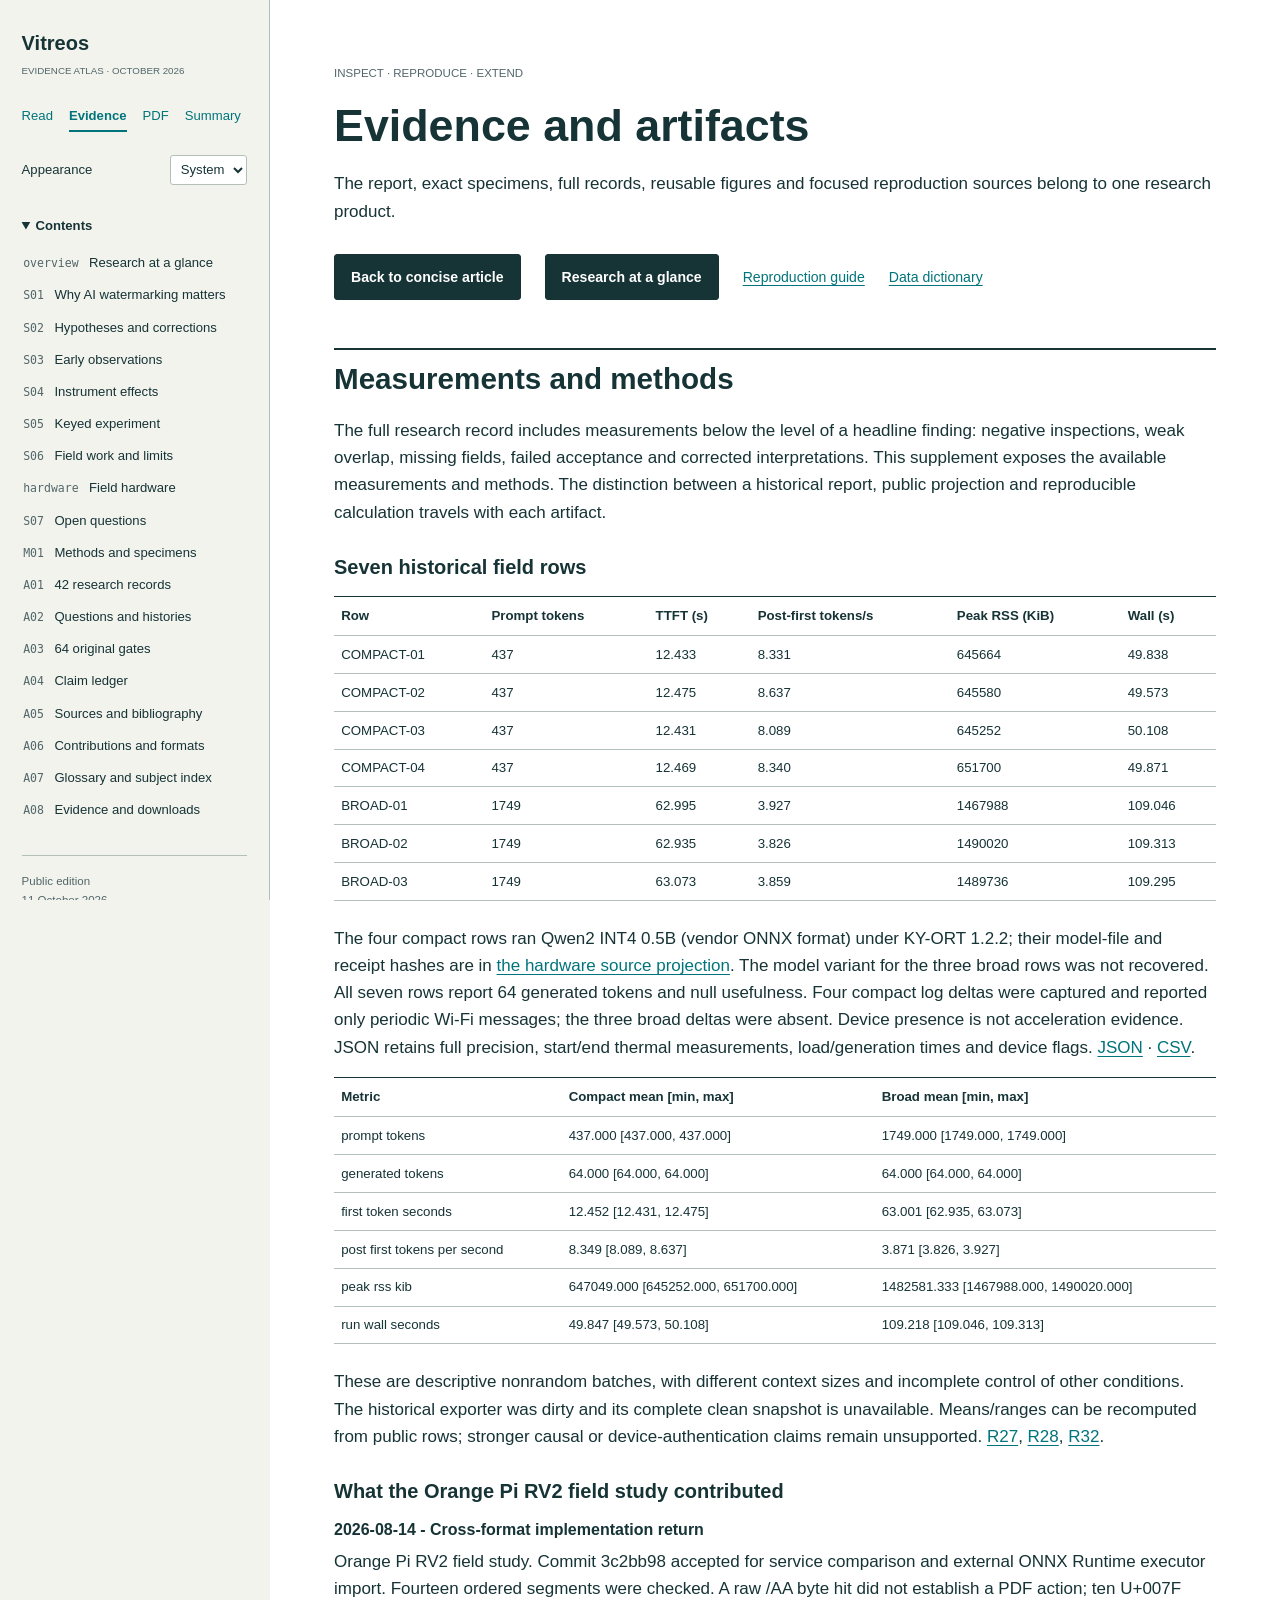
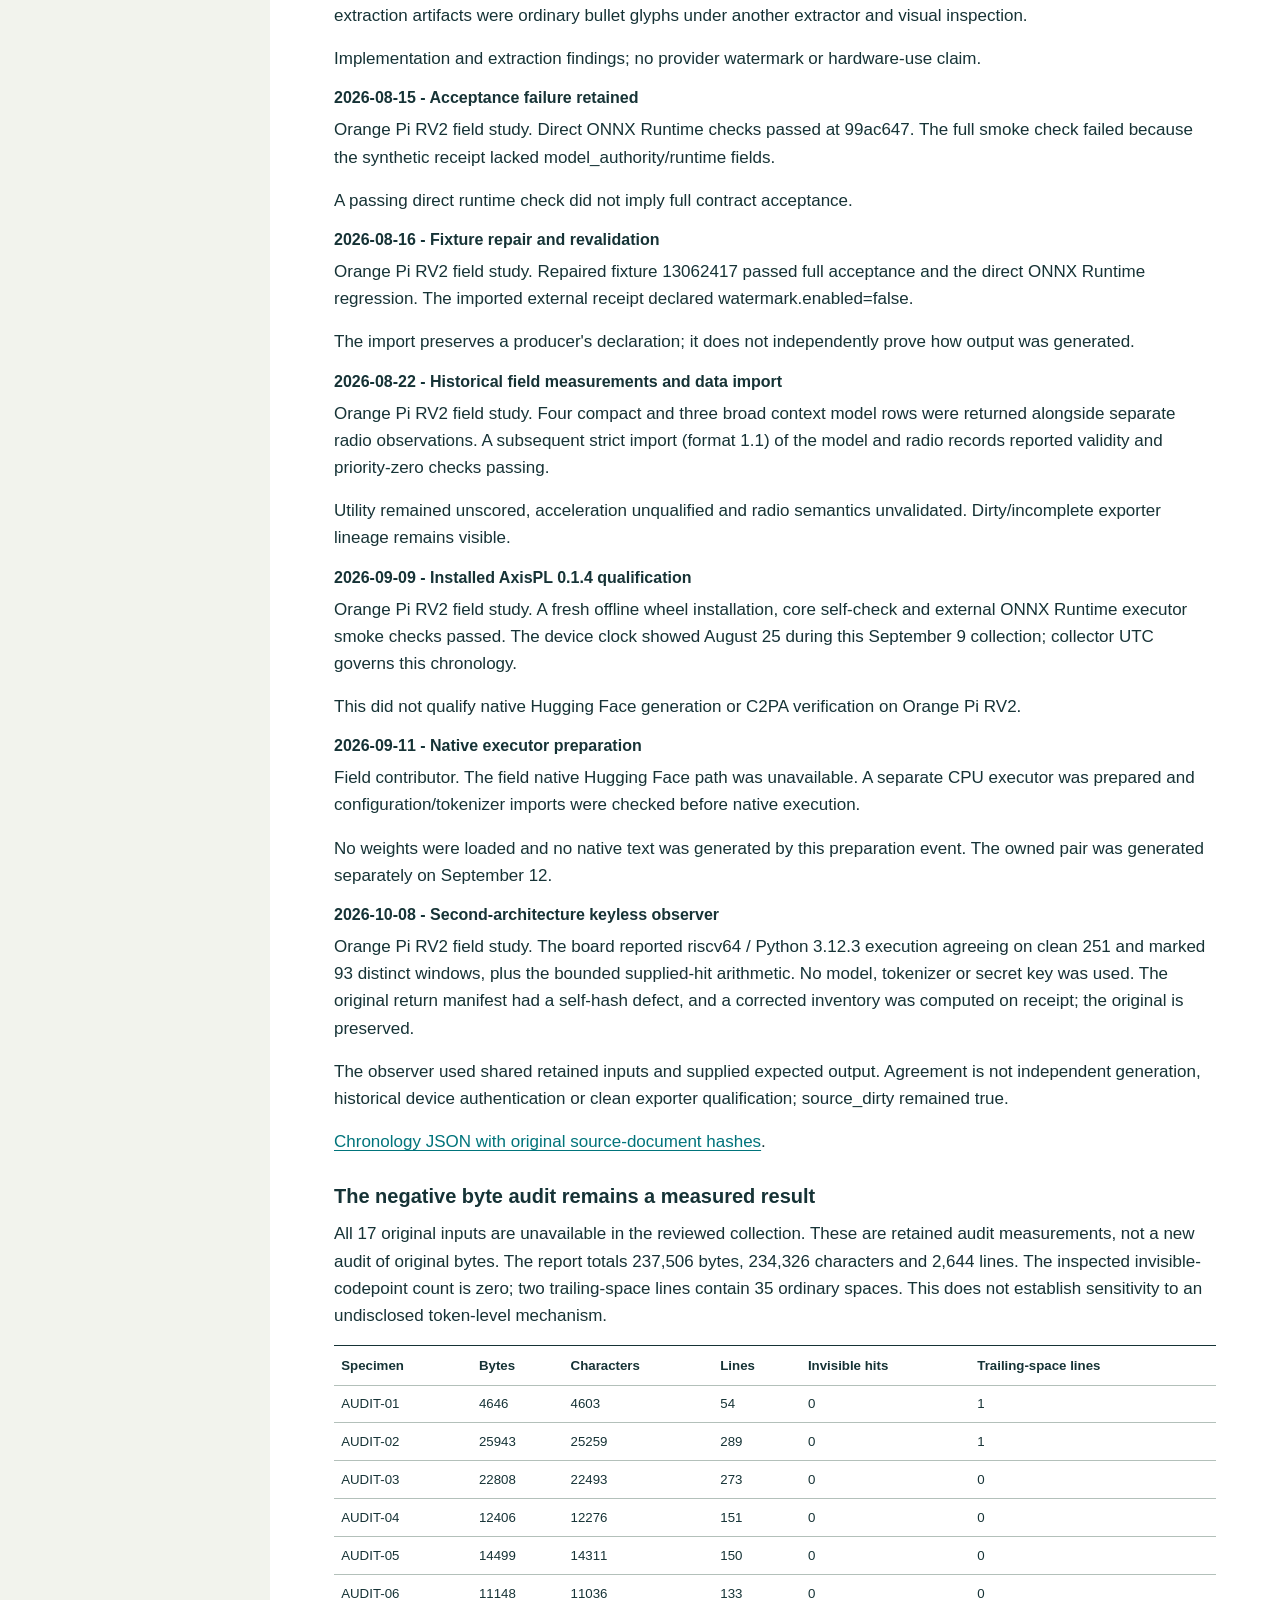
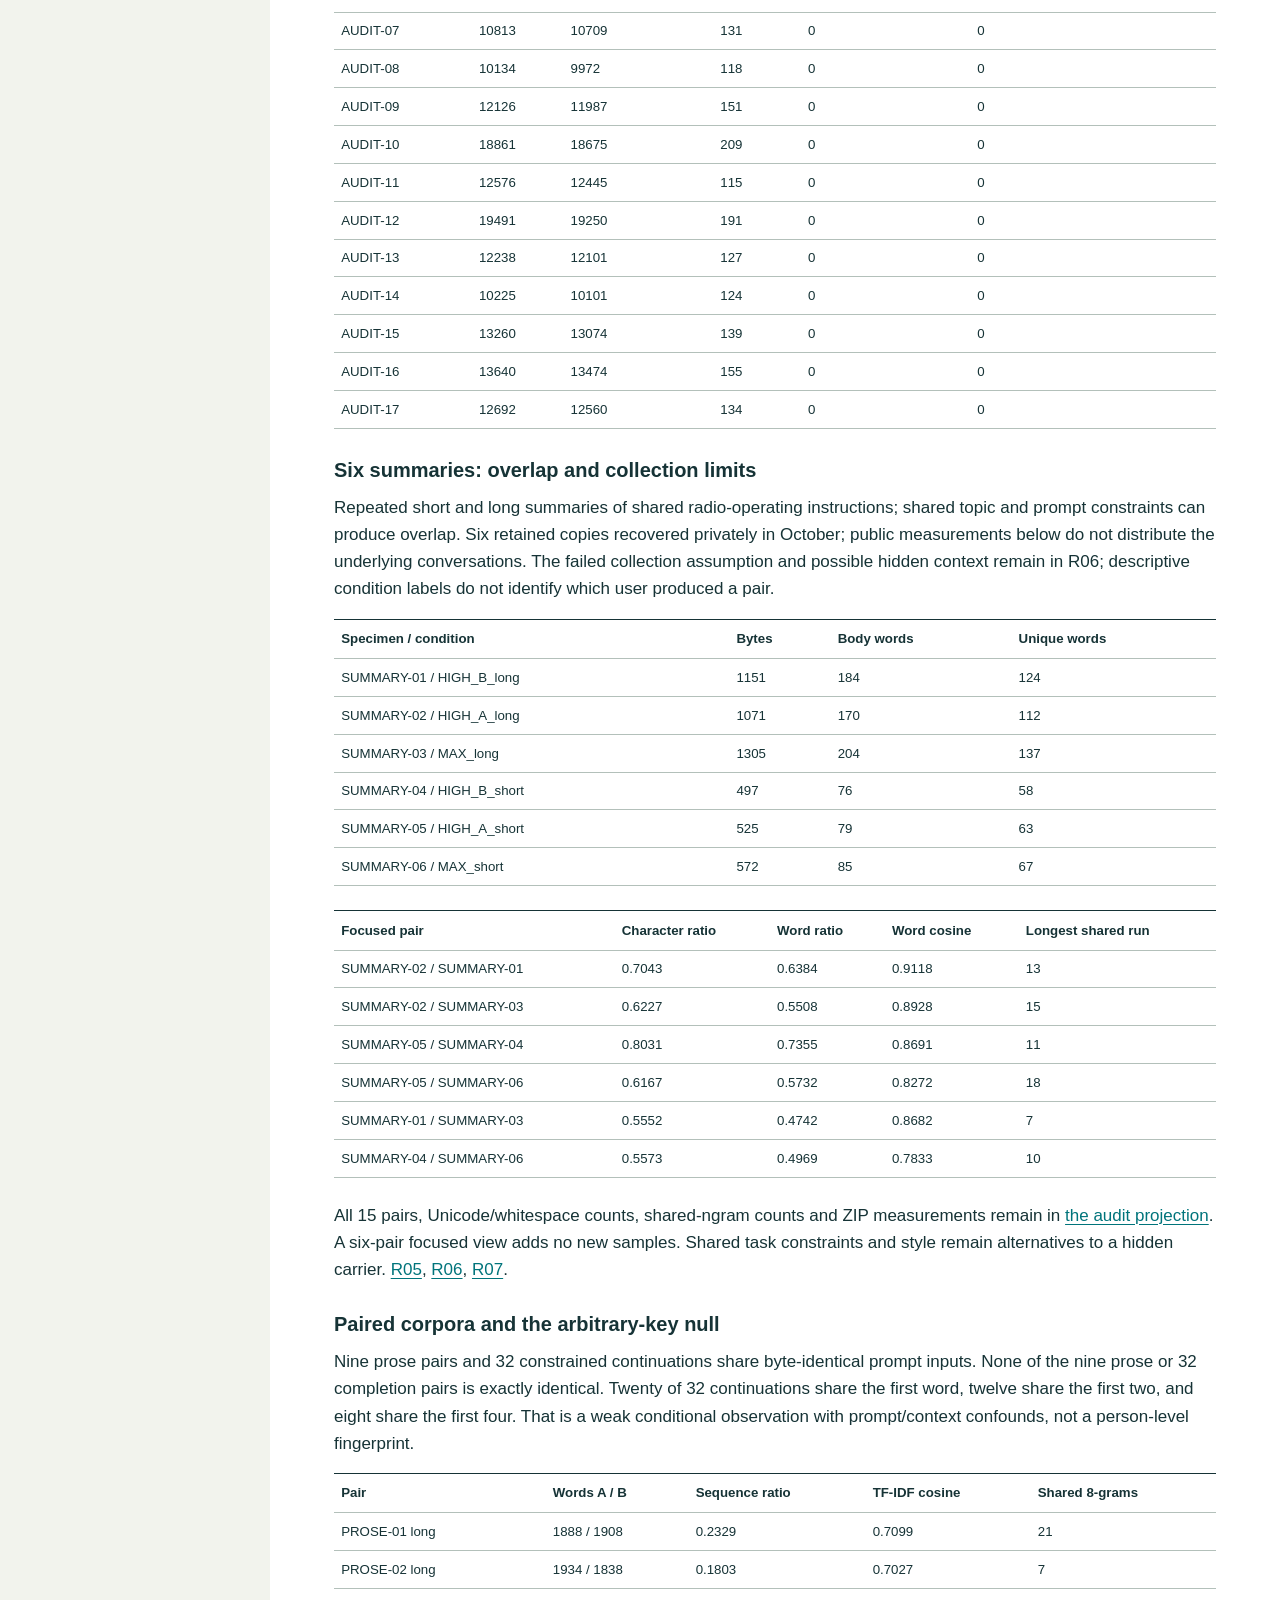
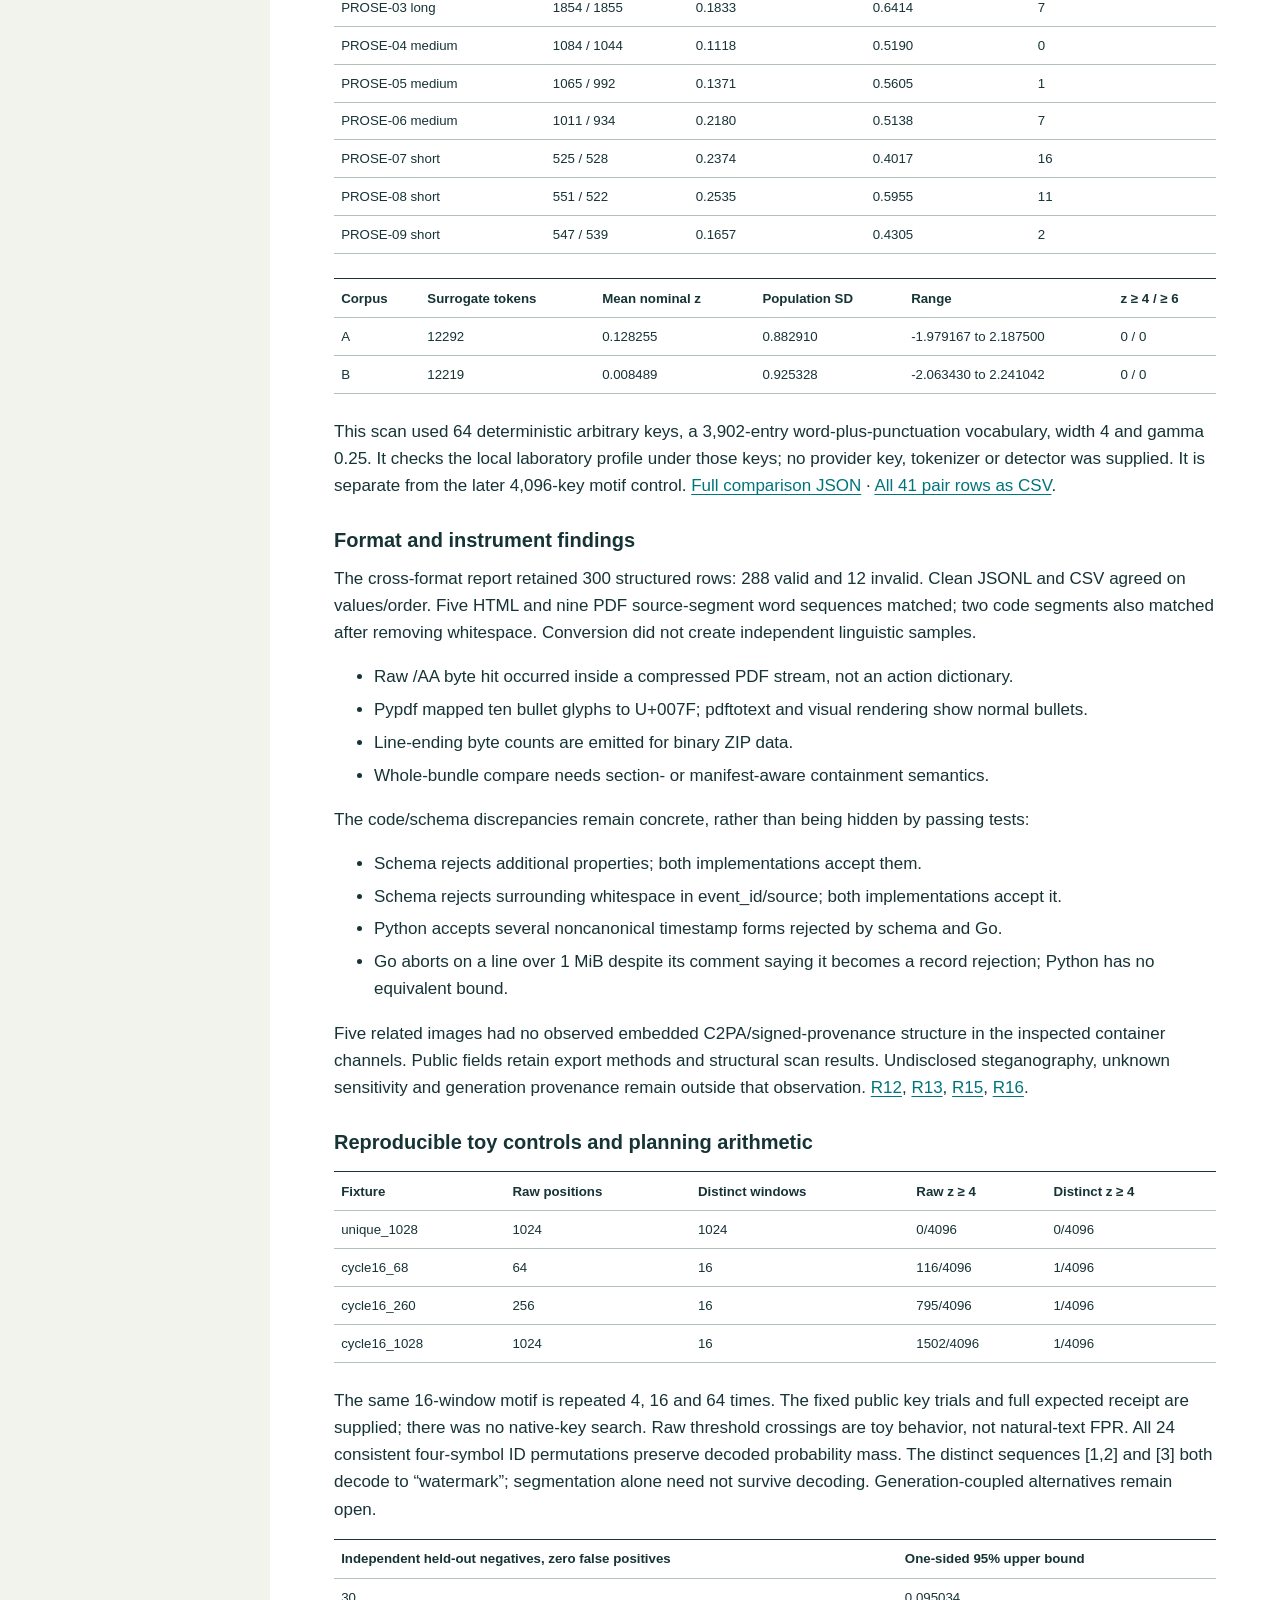
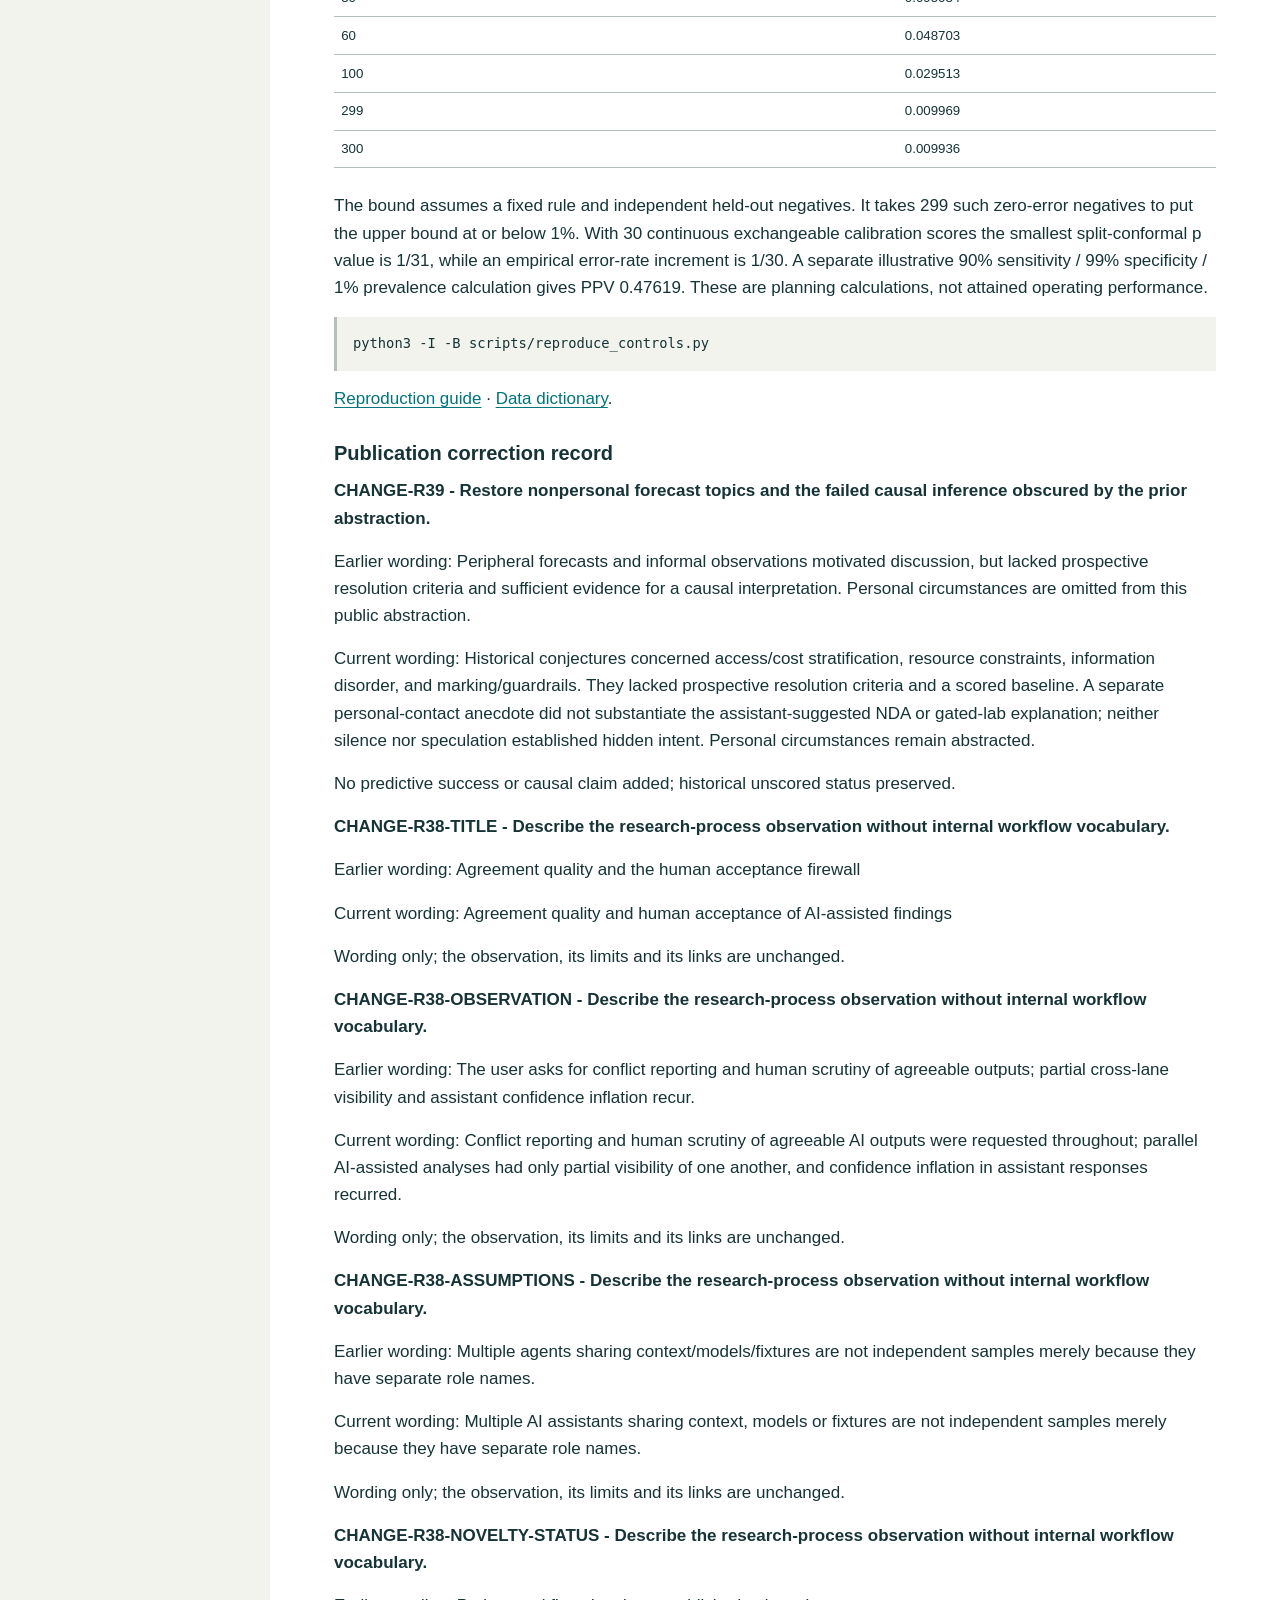
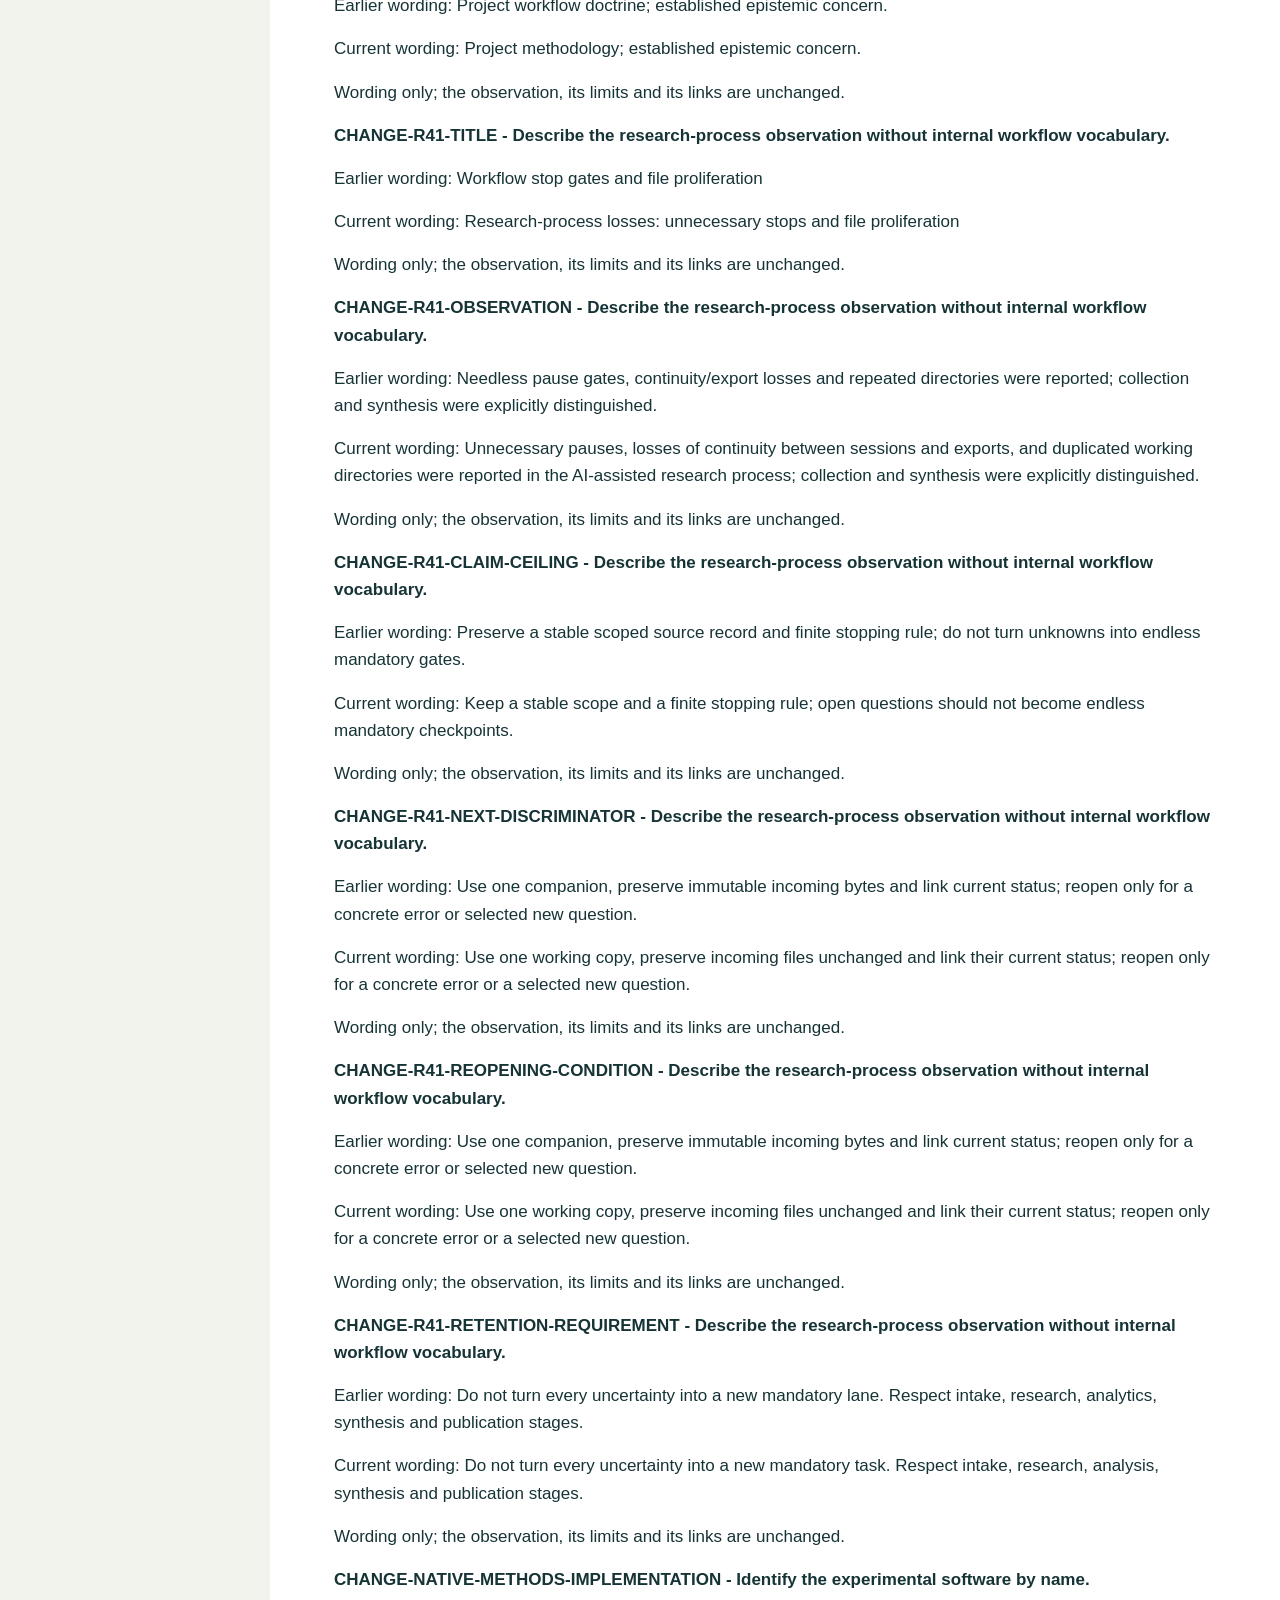
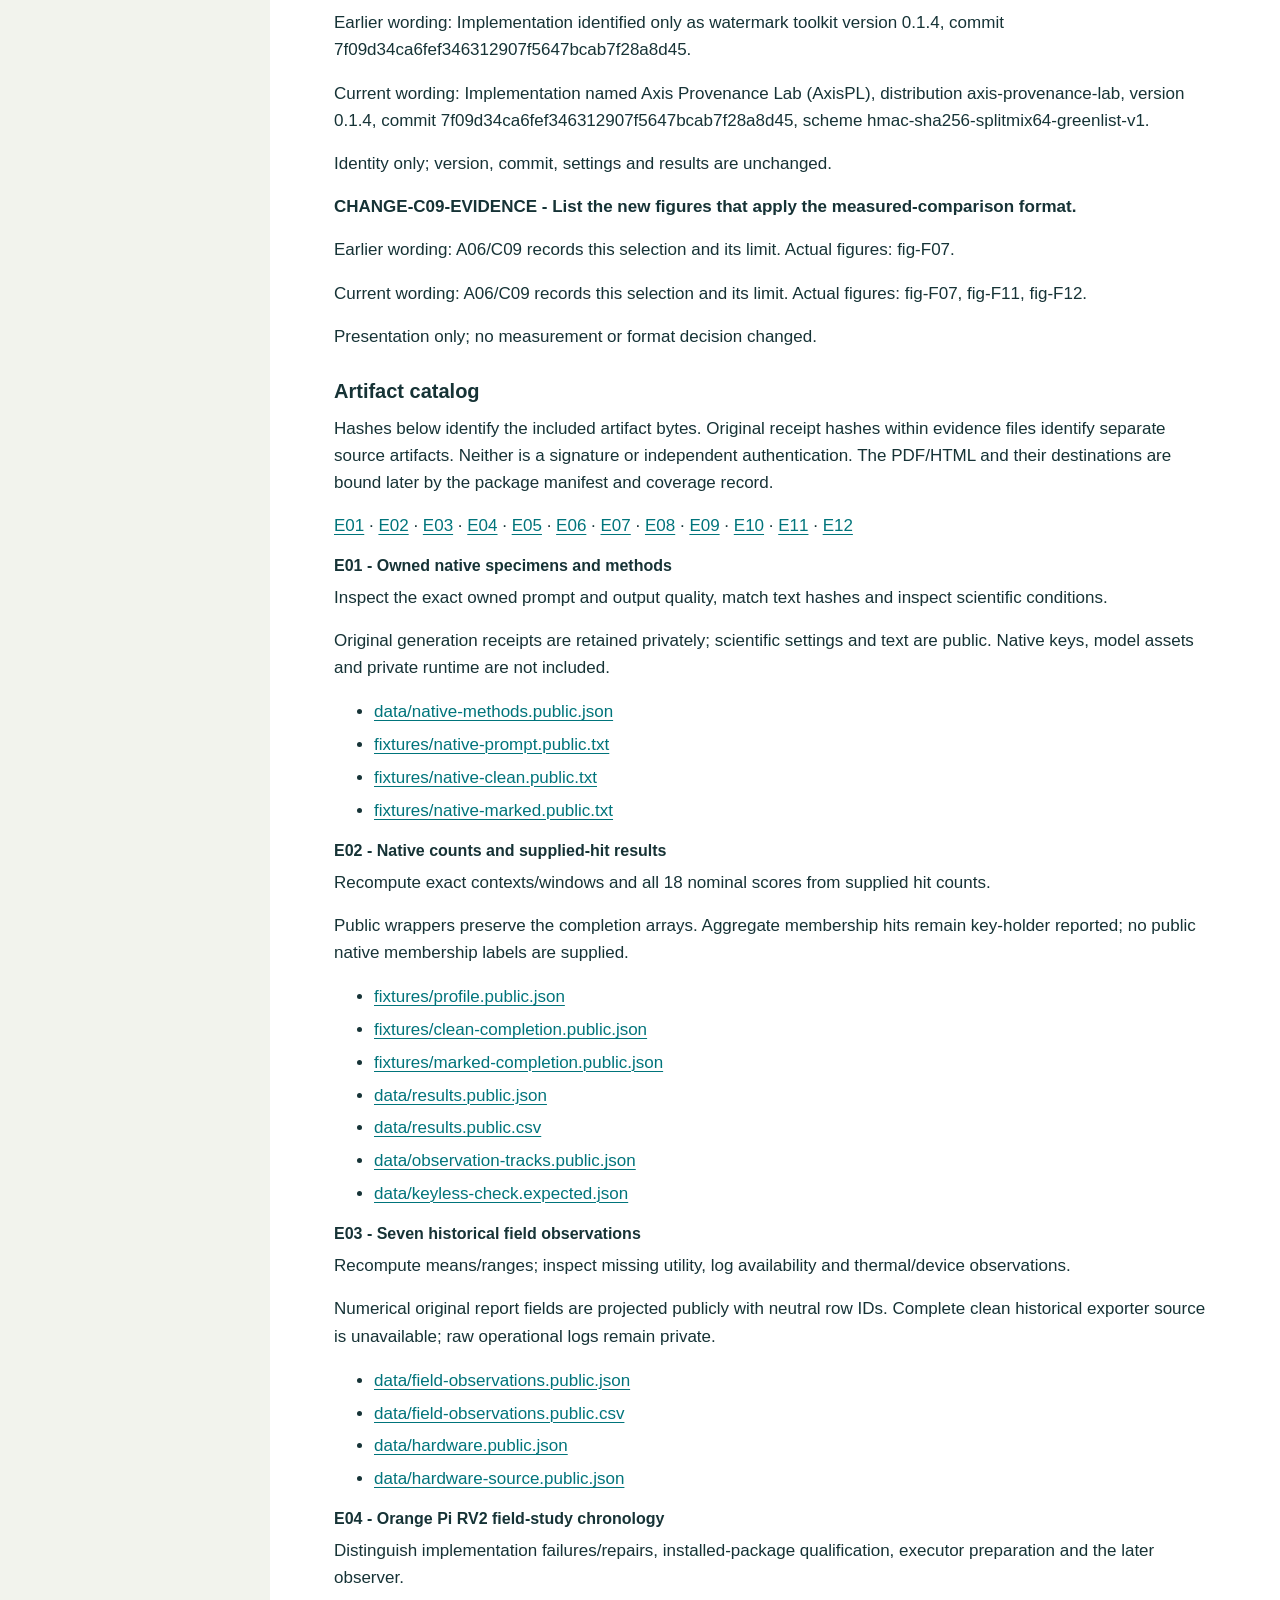
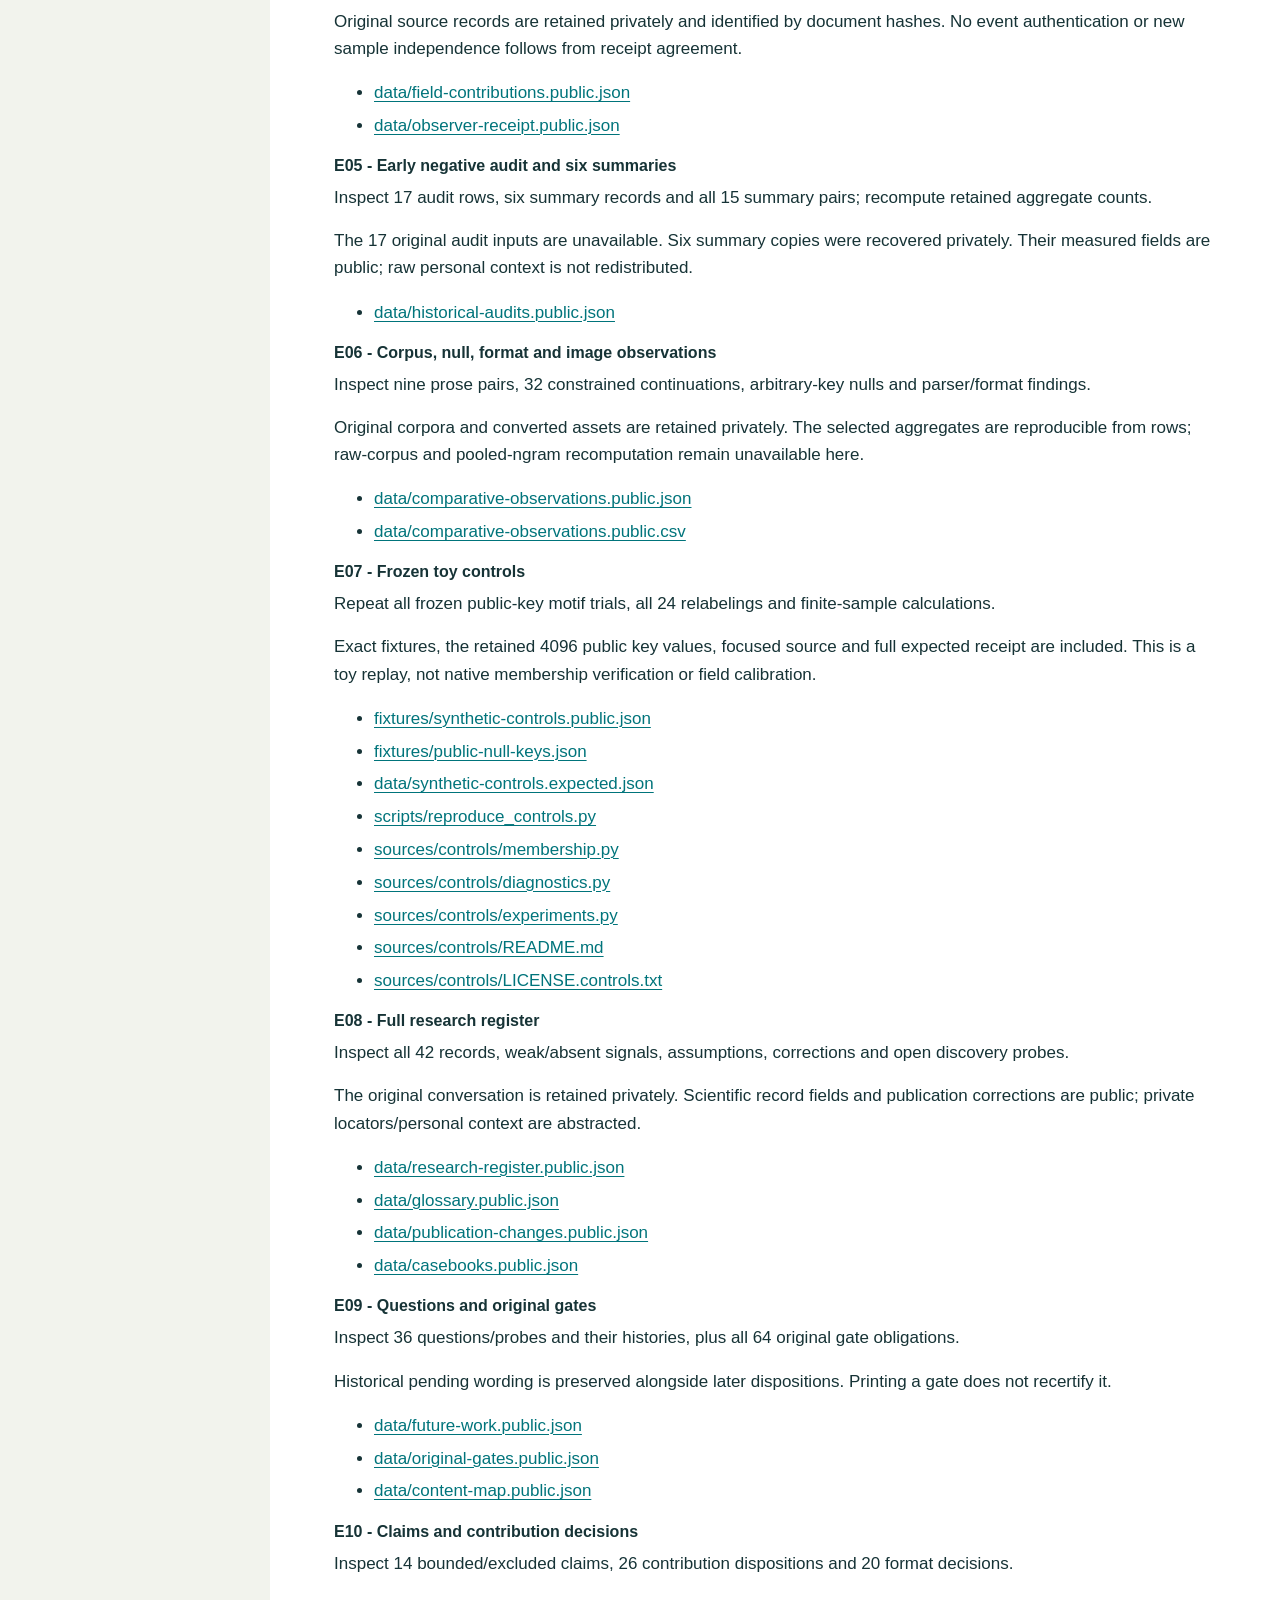
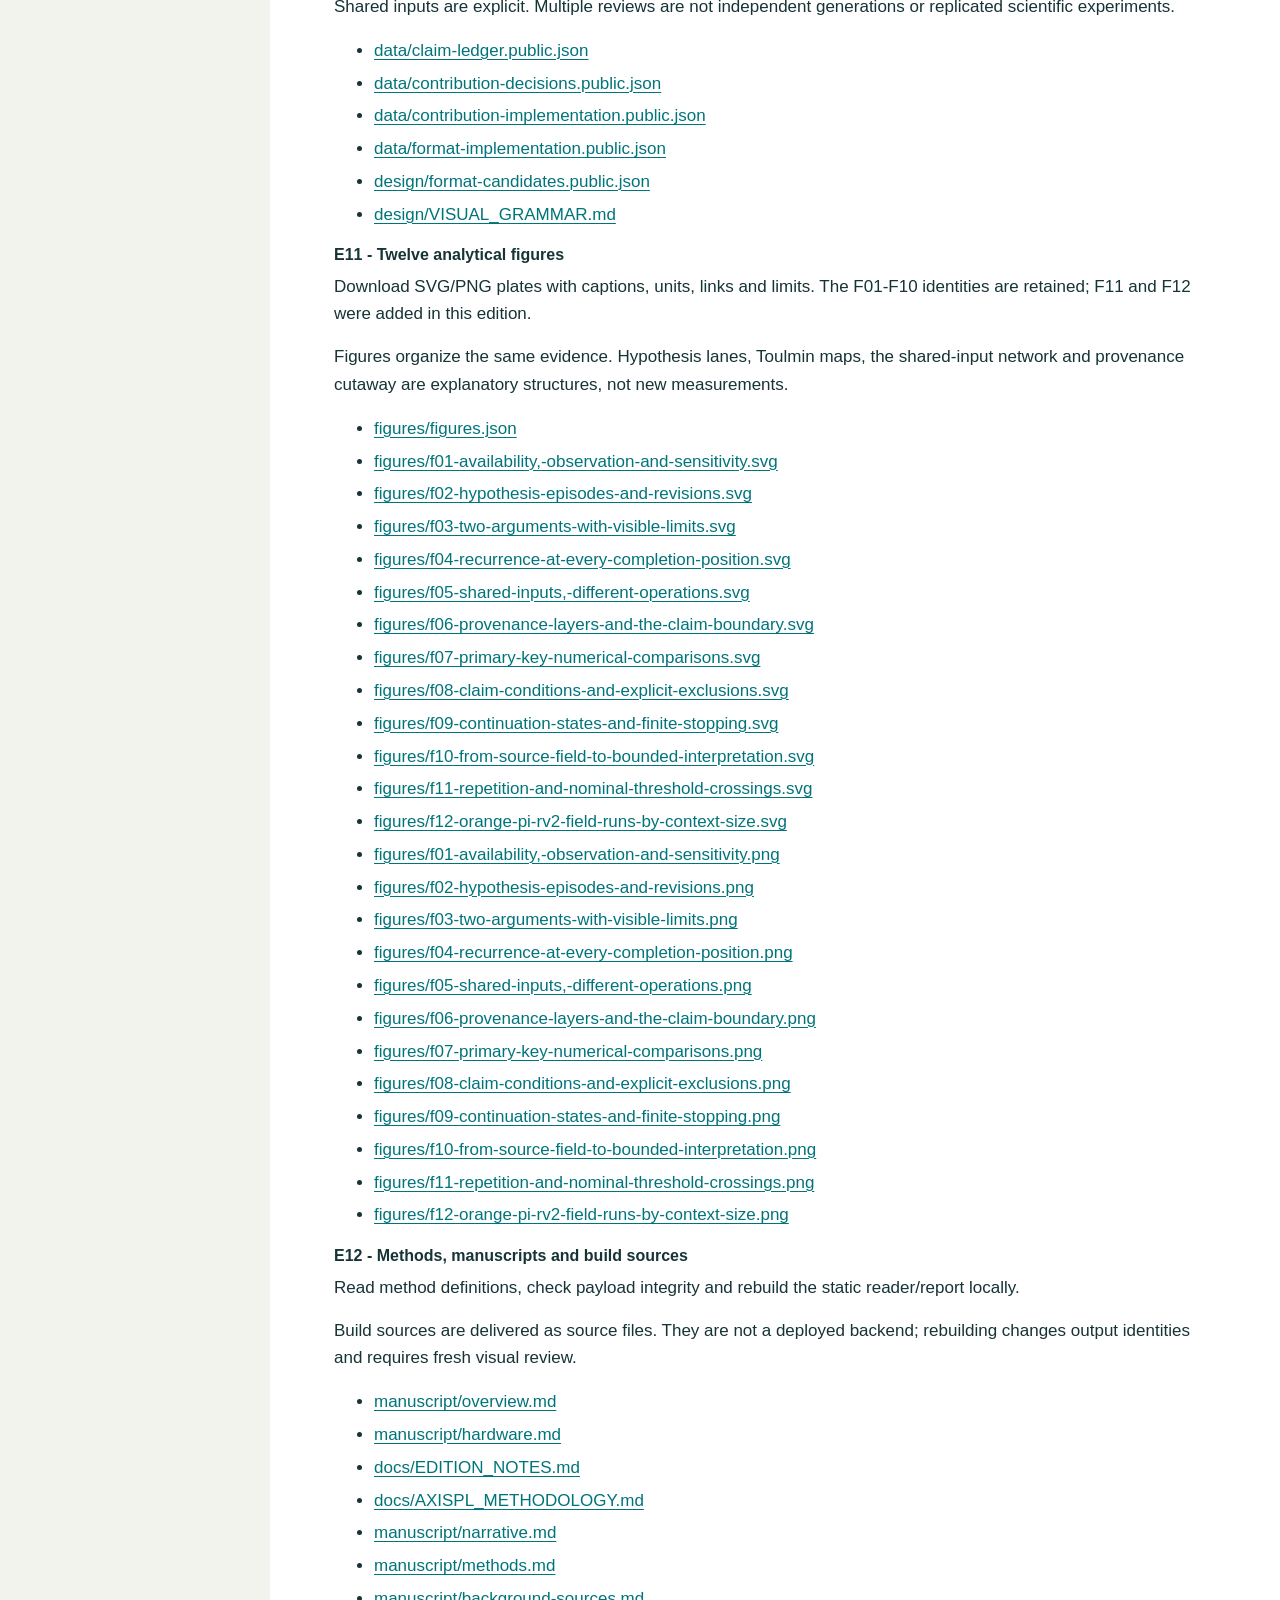
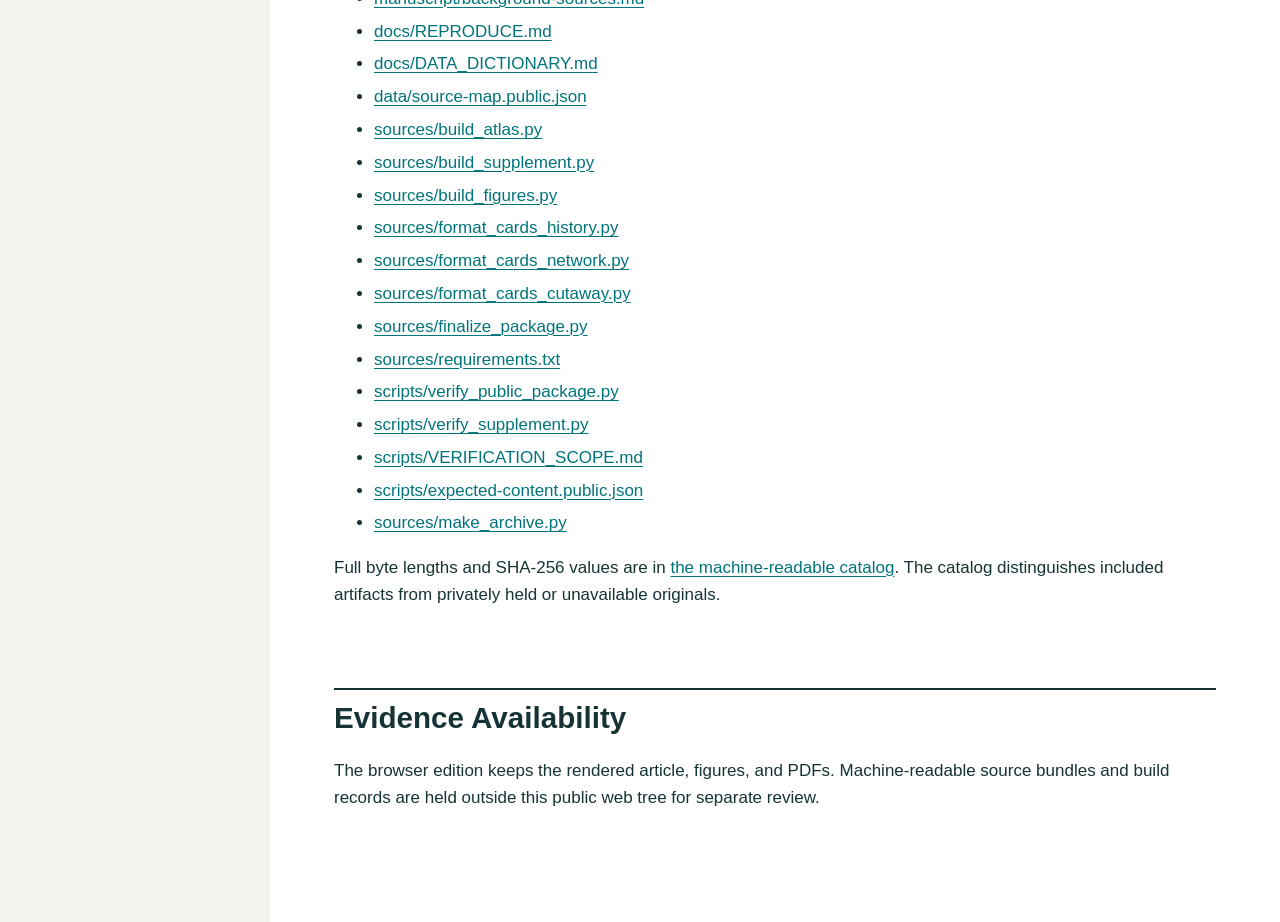
<file: vitreos/technical/evidence.html>
<!doctype html><html lang="en"><head><meta charset="utf-8"><meta name="viewport" content="width=device-width,initial-scale=1"><meta name="description" content="Vitreos investigates AI watermarking, counter-watermarking, attribution and provenance: why source evidence matters, what our experiments found and what remains unresolved."><title>Evidence and artifacts · Vitreos</title><link rel="stylesheet" href="assets/atlas.css"><script defer src="assets/atlas.js"></script></head><body><a class="skip-link" href="#main">Skip to content</a><aside class="screen-nav"><a class="site-name" href="index.html">Vitreos</a><p class="edition-label">EVIDENCE ATLAS · OCTOBER 2026</p><nav class="primary-nav" aria-label="Views"><a href="index.html">Read</a><a href="evidence.html" aria-current="page">Evidence</a><a href="pdf.html">PDF</a><a href="../reader/index.html">Summary</a></nav><label class="theme-control" hidden for="theme">Appearance <select id="theme"><option value="system">System</option><option value="light">Light</option><option value="dark">Dark</option></select></label><details class="section-menu" open><summary>Contents</summary><nav aria-label="Research sections"><ol><li><a href="index.html#overview"><span>overview</span> Research at a glance</a></li><li><a href="index.html#S01"><span>S01</span> Why AI watermarking matters</a></li><li><a href="index.html#S02"><span>S02</span> Hypotheses and corrections</a></li><li><a href="index.html#S03"><span>S03</span> Early observations</a></li><li><a href="index.html#S04"><span>S04</span> Instrument effects</a></li><li><a href="index.html#S05"><span>S05</span> Keyed experiment</a></li><li><a href="index.html#S06"><span>S06</span> Field work and limits</a></li><li><a href="index.html#hardware"><span>hardware</span> Field hardware</a></li><li><a href="index.html#S07"><span>S07</span> Open questions</a></li><li><a href="index.html#M01"><span>M01</span> Methods and specimens</a></li><li><a href="index.html#A01"><span>A01</span> 42 research records</a></li><li><a href="index.html#A02"><span>A02</span> Questions and histories</a></li><li><a href="index.html#A03"><span>A03</span> 64 original gates</a></li><li><a href="index.html#A04"><span>A04</span> Claim ledger</a></li><li><a href="index.html#A05"><span>A05</span> Sources and bibliography</a></li><li><a href="index.html#A06"><span>A06</span> Contributions and formats</a></li><li><a href="index.html#A07"><span>A07</span> Glossary and subject index</a></li><li><a href="index.html#A08"><span>A08</span> Evidence and downloads</a></li></ol></nav></details><p class="nav-note">Public edition<br/>11 October 2026</p></aside><main id="main" tabindex="-1"><header class="view-heading"><p class="eyebrow">INSPECT · REPRODUCE · EXTEND</p><h1>Evidence and artifacts</h1><p>The report, exact specimens, full records, reusable figures and focused reproduction sources belong to one research product.</p><div class="download-actions"><a class="button" href="../reader/index.html">Back to concise article</a><a class="button" href="index.html#overview">Research at a glance</a><a href="#offline-evidence">Reproduction guide</a><a href="#offline-evidence">Data dictionary</a></div></header><h2>Measurements and methods</h2><p>The full research record includes measurements below the level of a headline finding: negative inspections, weak overlap, missing fields, failed acceptance and corrected interpretations. This supplement exposes the available measurements and methods. The distinction between a historical report, public projection and reproducible calculation travels with each artifact.</p>
<h3>Seven historical field rows</h3>
<div class="table-wrap"><table>
<thead>
<tr>
<th>Row</th>
<th>Prompt tokens</th>
<th>TTFT (s)</th>
<th>Post-first tokens/s</th>
<th>Peak RSS (KiB)</th>
<th>Wall (s)</th>
</tr>
</thead>
<tbody>
<tr>
<td>COMPACT-01</td>
<td>437</td>
<td>12.433</td>
<td>8.331</td>
<td>645664</td>
<td>49.838</td>
</tr>
<tr>
<td>COMPACT-02</td>
<td>437</td>
<td>12.475</td>
<td>8.637</td>
<td>645580</td>
<td>49.573</td>
</tr>
<tr>
<td>COMPACT-03</td>
<td>437</td>
<td>12.431</td>
<td>8.089</td>
<td>645252</td>
<td>50.108</td>
</tr>
<tr>
<td>COMPACT-04</td>
<td>437</td>
<td>12.469</td>
<td>8.340</td>
<td>651700</td>
<td>49.871</td>
</tr>
<tr>
<td>BROAD-01</td>
<td>1749</td>
<td>62.995</td>
<td>3.927</td>
<td>1467988</td>
<td>109.046</td>
</tr>
<tr>
<td>BROAD-02</td>
<td>1749</td>
<td>62.935</td>
<td>3.826</td>
<td>1490020</td>
<td>109.313</td>
</tr>
<tr>
<td>BROAD-03</td>
<td>1749</td>
<td>63.073</td>
<td>3.859</td>
<td>1489736</td>
<td>109.295</td>
</tr>
</tbody>
</table></div>
<p>The four compact rows ran Qwen2 INT4 0.5B (vendor ONNX format) under KY-ORT 1.2.2; their model-file and receipt hashes are in <a href="#offline-evidence">the hardware source projection</a>. The model variant for the three broad rows was not recovered. All seven rows report 64 generated tokens and null usefulness. Four compact log deltas were captured and reported only periodic Wi-Fi messages; the three broad deltas were absent. Device presence is not acceleration evidence. JSON retains full precision, start/end thermal measurements, load/generation times and device flags. <a href="#offline-evidence">JSON</a> · <a href="#offline-evidence">CSV</a>.</p>
<div class="table-wrap"><table>
<thead>
<tr>
<th>Metric</th>
<th>Compact mean [min, max]</th>
<th>Broad mean [min, max]</th>
</tr>
</thead>
<tbody>
<tr>
<td>prompt tokens</td>
<td>437.000 [437.000, 437.000]</td>
<td>1749.000 [1749.000, 1749.000]</td>
</tr>
<tr>
<td>generated tokens</td>
<td>64.000 [64.000, 64.000]</td>
<td>64.000 [64.000, 64.000]</td>
</tr>
<tr>
<td>first token seconds</td>
<td>12.452 [12.431, 12.475]</td>
<td>63.001 [62.935, 63.073]</td>
</tr>
<tr>
<td>post first tokens per second</td>
<td>8.349 [8.089, 8.637]</td>
<td>3.871 [3.826, 3.927]</td>
</tr>
<tr>
<td>peak rss kib</td>
<td>647049.000 [645252.000, 651700.000]</td>
<td>1482581.333 [1467988.000, 1490020.000]</td>
</tr>
<tr>
<td>run wall seconds</td>
<td>49.847 [49.573, 50.108]</td>
<td>109.218 [109.046, 109.313]</td>
</tr>
</tbody>
</table></div>
<p>These are descriptive nonrandom batches, with different context sizes and incomplete control of other conditions. The historical exporter was dirty and its complete clean snapshot is unavailable. Means/ranges can be recomputed from public rows; stronger causal or device-authentication claims remain unsupported. <a href="index.html#R27">R27</a>, <a href="index.html#R28">R28</a>, <a href="index.html#R32">R32</a>.</p>
<h3>What the Orange Pi RV2 field study contributed</h3>
<h4>2026-08-14  -  Cross-format implementation return</h4>
<p>Orange Pi RV2 field study. Commit 3c2bb98 accepted for service comparison and external ONNX Runtime executor import. Fourteen ordered segments were checked. A raw /AA byte hit did not establish a PDF action; ten U+007F extraction artifacts were ordinary bullet glyphs under another extractor and visual inspection.</p>
<p>Implementation and extraction findings; no provider watermark or hardware-use claim.</p>
<h4>2026-08-15  -  Acceptance failure retained</h4>
<p>Orange Pi RV2 field study. Direct ONNX Runtime checks passed at 99ac647. The full smoke check failed because the synthetic receipt lacked model_authority/runtime fields.</p>
<p>A passing direct runtime check did not imply full contract acceptance.</p>
<h4>2026-08-16  -  Fixture repair and revalidation</h4>
<p>Orange Pi RV2 field study. Repaired fixture 13062417 passed full acceptance and the direct ONNX Runtime regression. The imported external receipt declared watermark.enabled=false.</p>
<p>The import preserves a producer's declaration; it does not independently prove how output was generated.</p>
<h4>2026-08-22  -  Historical field measurements and data import</h4>
<p>Orange Pi RV2 field study. Four compact and three broad context model rows were returned alongside separate radio observations. A subsequent strict import (format 1.1) of the model and radio records reported validity and priority-zero checks passing.</p>
<p>Utility remained unscored, acceleration unqualified and radio semantics unvalidated. Dirty/incomplete exporter lineage remains visible.</p>
<h4>2026-09-09  -  Installed AxisPL 0.1.4 qualification</h4>
<p>Orange Pi RV2 field study. A fresh offline wheel installation, core self-check and external ONNX Runtime executor smoke checks passed. The device clock showed August 25 during this September 9 collection; collector UTC governs this chronology.</p>
<p>This did not qualify native Hugging Face generation or C2PA verification on Orange Pi RV2.</p>
<h4>2026-09-11  -  Native executor preparation</h4>
<p>Field contributor. The field native Hugging Face path was unavailable. A separate CPU executor was prepared and configuration/tokenizer imports were checked before native execution.</p>
<p>No weights were loaded and no native text was generated by this preparation event. The owned pair was generated separately on September 12.</p>
<h4>2026-10-08  -  Second-architecture keyless observer</h4>
<p>Orange Pi RV2 field study. The board reported riscv64 / Python 3.12.3 execution agreeing on clean 251 and marked 93 distinct windows, plus the bounded supplied-hit arithmetic. No model, tokenizer or secret key was used. The original return manifest had a self-hash defect, and a corrected inventory was computed on receipt; the original is preserved.</p>
<p>The observer used shared retained inputs and supplied expected output. Agreement is not independent generation, historical device authentication or clean exporter qualification; source_dirty remained true.</p>
<p><a href="#offline-evidence">Chronology JSON with original source-document hashes</a>.</p>
<h3>The negative byte audit remains a measured result</h3>
<p>All 17 original inputs are unavailable in the reviewed collection. These are retained audit measurements, not a new audit of original bytes. The report totals 237,506 bytes, 234,326 characters and 2,644 lines. The inspected invisible-codepoint count is zero; two trailing-space lines contain 35 ordinary spaces. This does not establish sensitivity to an undisclosed token-level mechanism.</p>
<div class="table-wrap"><table>
<thead>
<tr>
<th>Specimen</th>
<th>Bytes</th>
<th>Characters</th>
<th>Lines</th>
<th>Invisible hits</th>
<th>Trailing-space lines</th>
</tr>
</thead>
<tbody>
<tr>
<td>AUDIT-01</td>
<td>4646</td>
<td>4603</td>
<td>54</td>
<td>0</td>
<td>1</td>
</tr>
<tr>
<td>AUDIT-02</td>
<td>25943</td>
<td>25259</td>
<td>289</td>
<td>0</td>
<td>1</td>
</tr>
<tr>
<td>AUDIT-03</td>
<td>22808</td>
<td>22493</td>
<td>273</td>
<td>0</td>
<td>0</td>
</tr>
<tr>
<td>AUDIT-04</td>
<td>12406</td>
<td>12276</td>
<td>151</td>
<td>0</td>
<td>0</td>
</tr>
<tr>
<td>AUDIT-05</td>
<td>14499</td>
<td>14311</td>
<td>150</td>
<td>0</td>
<td>0</td>
</tr>
<tr>
<td>AUDIT-06</td>
<td>11148</td>
<td>11036</td>
<td>133</td>
<td>0</td>
<td>0</td>
</tr>
<tr>
<td>AUDIT-07</td>
<td>10813</td>
<td>10709</td>
<td>131</td>
<td>0</td>
<td>0</td>
</tr>
<tr>
<td>AUDIT-08</td>
<td>10134</td>
<td>9972</td>
<td>118</td>
<td>0</td>
<td>0</td>
</tr>
<tr>
<td>AUDIT-09</td>
<td>12126</td>
<td>11987</td>
<td>151</td>
<td>0</td>
<td>0</td>
</tr>
<tr>
<td>AUDIT-10</td>
<td>18861</td>
<td>18675</td>
<td>209</td>
<td>0</td>
<td>0</td>
</tr>
<tr>
<td>AUDIT-11</td>
<td>12576</td>
<td>12445</td>
<td>115</td>
<td>0</td>
<td>0</td>
</tr>
<tr>
<td>AUDIT-12</td>
<td>19491</td>
<td>19250</td>
<td>191</td>
<td>0</td>
<td>0</td>
</tr>
<tr>
<td>AUDIT-13</td>
<td>12238</td>
<td>12101</td>
<td>127</td>
<td>0</td>
<td>0</td>
</tr>
<tr>
<td>AUDIT-14</td>
<td>10225</td>
<td>10101</td>
<td>124</td>
<td>0</td>
<td>0</td>
</tr>
<tr>
<td>AUDIT-15</td>
<td>13260</td>
<td>13074</td>
<td>139</td>
<td>0</td>
<td>0</td>
</tr>
<tr>
<td>AUDIT-16</td>
<td>13640</td>
<td>13474</td>
<td>155</td>
<td>0</td>
<td>0</td>
</tr>
<tr>
<td>AUDIT-17</td>
<td>12692</td>
<td>12560</td>
<td>134</td>
<td>0</td>
<td>0</td>
</tr>
</tbody>
</table></div>
<h3>Six summaries: overlap and collection limits</h3>
<p>Repeated short and long summaries of shared radio-operating instructions; shared topic and prompt constraints can produce overlap. Six retained copies recovered privately in October; public measurements below do not distribute the underlying conversations. The failed collection assumption and possible hidden context remain in R06; descriptive condition labels do not identify which user produced a pair.</p>
<div class="table-wrap"><table>
<thead>
<tr>
<th>Specimen / condition</th>
<th>Bytes</th>
<th>Body words</th>
<th>Unique words</th>
</tr>
</thead>
<tbody>
<tr>
<td>SUMMARY-01 / HIGH_B_long</td>
<td>1151</td>
<td>184</td>
<td>124</td>
</tr>
<tr>
<td>SUMMARY-02 / HIGH_A_long</td>
<td>1071</td>
<td>170</td>
<td>112</td>
</tr>
<tr>
<td>SUMMARY-03 / MAX_long</td>
<td>1305</td>
<td>204</td>
<td>137</td>
</tr>
<tr>
<td>SUMMARY-04 / HIGH_B_short</td>
<td>497</td>
<td>76</td>
<td>58</td>
</tr>
<tr>
<td>SUMMARY-05 / HIGH_A_short</td>
<td>525</td>
<td>79</td>
<td>63</td>
</tr>
<tr>
<td>SUMMARY-06 / MAX_short</td>
<td>572</td>
<td>85</td>
<td>67</td>
</tr>
</tbody>
</table></div>
<div class="table-wrap"><table>
<thead>
<tr>
<th>Focused pair</th>
<th>Character ratio</th>
<th>Word ratio</th>
<th>Word cosine</th>
<th>Longest shared run</th>
</tr>
</thead>
<tbody>
<tr>
<td>SUMMARY-02 / SUMMARY-01</td>
<td>0.7043</td>
<td>0.6384</td>
<td>0.9118</td>
<td>13</td>
</tr>
<tr>
<td>SUMMARY-02 / SUMMARY-03</td>
<td>0.6227</td>
<td>0.5508</td>
<td>0.8928</td>
<td>15</td>
</tr>
<tr>
<td>SUMMARY-05 / SUMMARY-04</td>
<td>0.8031</td>
<td>0.7355</td>
<td>0.8691</td>
<td>11</td>
</tr>
<tr>
<td>SUMMARY-05 / SUMMARY-06</td>
<td>0.6167</td>
<td>0.5732</td>
<td>0.8272</td>
<td>18</td>
</tr>
<tr>
<td>SUMMARY-01 / SUMMARY-03</td>
<td>0.5552</td>
<td>0.4742</td>
<td>0.8682</td>
<td>7</td>
</tr>
<tr>
<td>SUMMARY-04 / SUMMARY-06</td>
<td>0.5573</td>
<td>0.4969</td>
<td>0.7833</td>
<td>10</td>
</tr>
</tbody>
</table></div>
<p>All 15 pairs, Unicode/whitespace counts, shared-ngram counts and ZIP measurements remain in <a href="#offline-evidence">the audit projection</a>. A six-pair focused view adds no new samples. Shared task constraints and style remain alternatives to a hidden carrier. <a href="index.html#R05">R05</a>, <a href="index.html#R06">R06</a>, <a href="index.html#R07">R07</a>.</p>
<h3>Paired corpora and the arbitrary-key null</h3>
<p>Nine prose pairs and 32 constrained continuations share byte-identical prompt inputs. None of the nine prose or 32 completion pairs is exactly identical. Twenty of 32 continuations share the first word, twelve share the first two, and eight share the first four. That is a weak conditional observation with prompt/context confounds, not a person-level fingerprint.</p>
<div class="table-wrap"><table>
<thead>
<tr>
<th>Pair</th>
<th>Words A / B</th>
<th>Sequence ratio</th>
<th>TF-IDF cosine</th>
<th>Shared 8-grams</th>
</tr>
</thead>
<tbody>
<tr>
<td>PROSE-01 long</td>
<td>1888 / 1908</td>
<td>0.2329</td>
<td>0.7099</td>
<td>21</td>
</tr>
<tr>
<td>PROSE-02 long</td>
<td>1934 / 1838</td>
<td>0.1803</td>
<td>0.7027</td>
<td>7</td>
</tr>
<tr>
<td>PROSE-03 long</td>
<td>1854 / 1855</td>
<td>0.1833</td>
<td>0.6414</td>
<td>7</td>
</tr>
<tr>
<td>PROSE-04 medium</td>
<td>1084 / 1044</td>
<td>0.1118</td>
<td>0.5190</td>
<td>0</td>
</tr>
<tr>
<td>PROSE-05 medium</td>
<td>1065 / 992</td>
<td>0.1371</td>
<td>0.5605</td>
<td>1</td>
</tr>
<tr>
<td>PROSE-06 medium</td>
<td>1011 / 934</td>
<td>0.2180</td>
<td>0.5138</td>
<td>7</td>
</tr>
<tr>
<td>PROSE-07 short</td>
<td>525 / 528</td>
<td>0.2374</td>
<td>0.4017</td>
<td>16</td>
</tr>
<tr>
<td>PROSE-08 short</td>
<td>551 / 522</td>
<td>0.2535</td>
<td>0.5955</td>
<td>11</td>
</tr>
<tr>
<td>PROSE-09 short</td>
<td>547 / 539</td>
<td>0.1657</td>
<td>0.4305</td>
<td>2</td>
</tr>
</tbody>
</table></div>
<div class="table-wrap"><table>
<thead>
<tr>
<th>Corpus</th>
<th>Surrogate tokens</th>
<th>Mean nominal z</th>
<th>Population SD</th>
<th>Range</th>
<th>z ≥ 4 / ≥ 6</th>
</tr>
</thead>
<tbody>
<tr>
<td>A</td>
<td>12292</td>
<td>0.128255</td>
<td>0.882910</td>
<td>-1.979167 to 2.187500</td>
<td>0 / 0</td>
</tr>
<tr>
<td>B</td>
<td>12219</td>
<td>0.008489</td>
<td>0.925328</td>
<td>-2.063430 to 2.241042</td>
<td>0 / 0</td>
</tr>
</tbody>
</table></div>
<p>This scan used 64 deterministic arbitrary keys, a 3,902-entry word-plus-punctuation vocabulary, width 4 and gamma 0.25. It checks the local laboratory profile under those keys; no provider key, tokenizer or detector was supplied. It is separate from the later 4,096-key motif control. <a href="#offline-evidence">Full comparison JSON</a> · <a href="#offline-evidence">All 41 pair rows as CSV</a>.</p>
<h3>Format and instrument findings</h3>
<p>The cross-format report retained 300 structured rows: 288 valid and 12 invalid. Clean JSONL and CSV agreed on values/order. Five HTML and nine PDF source-segment word sequences matched; two code segments also matched after removing whitespace. Conversion did not create independent linguistic samples.</p>
<ul>
<li>Raw /AA byte hit occurred inside a compressed PDF stream, not an action dictionary.</li>
<li>Pypdf mapped ten bullet glyphs to U+007F; pdftotext and visual rendering show normal bullets.</li>
<li>Line-ending byte counts are emitted for binary ZIP data.</li>
<li>Whole-bundle compare needs section- or manifest-aware containment semantics.</li>
</ul>
<p>The code/schema discrepancies remain concrete, rather than being hidden by passing tests:</p>
<ul>
<li>Schema rejects additional properties; both implementations accept them.</li>
<li>Schema rejects surrounding whitespace in event_id/source; both implementations accept it.</li>
<li>Python accepts several noncanonical timestamp forms rejected by schema and Go.</li>
<li>Go aborts on a line over 1 MiB despite its comment saying it becomes a record rejection; Python has no equivalent bound.</li>
</ul>
<p>Five related images had no observed embedded C2PA/signed-provenance structure in the inspected container channels. Public fields retain export methods and structural scan results. Undisclosed steganography, unknown sensitivity and generation provenance remain outside that observation. <a href="index.html#R12">R12</a>, <a href="index.html#R13">R13</a>, <a href="index.html#R15">R15</a>, <a href="index.html#R16">R16</a>.</p>
<h3>Reproducible toy controls and planning arithmetic</h3>
<div class="table-wrap"><table>
<thead>
<tr>
<th>Fixture</th>
<th>Raw positions</th>
<th>Distinct windows</th>
<th>Raw z ≥ 4</th>
<th>Distinct z ≥ 4</th>
</tr>
</thead>
<tbody>
<tr>
<td>unique_1028</td>
<td>1024</td>
<td>1024</td>
<td>0/4096</td>
<td>0/4096</td>
</tr>
<tr>
<td>cycle16_68</td>
<td>64</td>
<td>16</td>
<td>116/4096</td>
<td>1/4096</td>
</tr>
<tr>
<td>cycle16_260</td>
<td>256</td>
<td>16</td>
<td>795/4096</td>
<td>1/4096</td>
</tr>
<tr>
<td>cycle16_1028</td>
<td>1024</td>
<td>16</td>
<td>1502/4096</td>
<td>1/4096</td>
</tr>
</tbody>
</table></div>
<p>The same 16-window motif is repeated 4, 16 and 64 times. The fixed public key trials and full expected receipt are supplied; there was no native-key search. Raw threshold crossings are toy behavior, not natural-text FPR. All 24 consistent four-symbol ID permutations preserve decoded probability mass. The distinct sequences [1,2] and [3] both decode to “watermark”; segmentation alone need not survive decoding. Generation-coupled alternatives remain open.</p>
<div class="table-wrap"><table>
<thead>
<tr>
<th>Independent held-out negatives, zero false positives</th>
<th>One-sided 95% upper bound</th>
</tr>
</thead>
<tbody>
<tr>
<td>30</td>
<td>0.095034</td>
</tr>
<tr>
<td>60</td>
<td>0.048703</td>
</tr>
<tr>
<td>100</td>
<td>0.029513</td>
</tr>
<tr>
<td>299</td>
<td>0.009969</td>
</tr>
<tr>
<td>300</td>
<td>0.009936</td>
</tr>
</tbody>
</table></div>
<p>The bound assumes a fixed rule and independent held-out negatives. It takes 299 such zero-error negatives to put the upper bound at or below 1%. With 30 continuous exchangeable calibration scores the smallest split-conformal p value is 1/31, while an empirical error-rate increment is 1/30. A separate illustrative 90% sensitivity / 99% specificity / 1% prevalence calculation gives PPV 0.47619. These are planning calculations, not attained operating performance.</p>
<pre><code class="language-text">python3 -I -B scripts/reproduce_controls.py
</code></pre>
<p><a href="#offline-evidence">Reproduction guide</a> · <a href="#offline-evidence">Data dictionary</a>.</p>
<h3>Publication correction record</h3>
<p><strong>CHANGE-R39  -  Restore nonpersonal forecast topics and the failed causal inference obscured by the prior abstraction.</strong></p>
<p>Earlier wording: Peripheral forecasts and informal observations motivated discussion, but lacked prospective resolution criteria and sufficient evidence for a causal interpretation. Personal circumstances are omitted from this public abstraction.</p>
<p>Current wording: Historical conjectures concerned access/cost stratification, resource constraints, information disorder, and marking/guardrails. They lacked prospective resolution criteria and a scored baseline. A separate personal-contact anecdote did not substantiate the assistant-suggested NDA or gated-lab explanation; neither silence nor speculation established hidden intent. Personal circumstances remain abstracted.</p>
<p>No predictive success or causal claim added; historical unscored status preserved.</p>
<p><strong>CHANGE-R38-TITLE  -  Describe the research-process observation without internal workflow vocabulary.</strong></p>
<p>Earlier wording: Agreement quality and the human acceptance firewall</p>
<p>Current wording: Agreement quality and human acceptance of AI-assisted findings</p>
<p>Wording only; the observation, its limits and its links are unchanged.</p>
<p><strong>CHANGE-R38-OBSERVATION  -  Describe the research-process observation without internal workflow vocabulary.</strong></p>
<p>Earlier wording: The user asks for conflict reporting and human scrutiny of agreeable outputs; partial cross-lane visibility and assistant confidence inflation recur.</p>
<p>Current wording: Conflict reporting and human scrutiny of agreeable AI outputs were requested throughout; parallel AI-assisted analyses had only partial visibility of one another, and confidence inflation in assistant responses recurred.</p>
<p>Wording only; the observation, its limits and its links are unchanged.</p>
<p><strong>CHANGE-R38-ASSUMPTIONS  -  Describe the research-process observation without internal workflow vocabulary.</strong></p>
<p>Earlier wording: Multiple agents sharing context/models/fixtures are not independent samples merely because they have separate role names.</p>
<p>Current wording: Multiple AI assistants sharing context, models or fixtures are not independent samples merely because they have separate role names.</p>
<p>Wording only; the observation, its limits and its links are unchanged.</p>
<p><strong>CHANGE-R38-NOVELTY-STATUS  -  Describe the research-process observation without internal workflow vocabulary.</strong></p>
<p>Earlier wording: Project workflow doctrine; established epistemic concern.</p>
<p>Current wording: Project methodology; established epistemic concern.</p>
<p>Wording only; the observation, its limits and its links are unchanged.</p>
<p><strong>CHANGE-R41-TITLE  -  Describe the research-process observation without internal workflow vocabulary.</strong></p>
<p>Earlier wording: Workflow stop gates and file proliferation</p>
<p>Current wording: Research-process losses: unnecessary stops and file proliferation</p>
<p>Wording only; the observation, its limits and its links are unchanged.</p>
<p><strong>CHANGE-R41-OBSERVATION  -  Describe the research-process observation without internal workflow vocabulary.</strong></p>
<p>Earlier wording: Needless pause gates, continuity/export losses and repeated directories were reported; collection and synthesis were explicitly distinguished.</p>
<p>Current wording: Unnecessary pauses, losses of continuity between sessions and exports, and duplicated working directories were reported in the AI-assisted research process; collection and synthesis were explicitly distinguished.</p>
<p>Wording only; the observation, its limits and its links are unchanged.</p>
<p><strong>CHANGE-R41-CLAIM-CEILING  -  Describe the research-process observation without internal workflow vocabulary.</strong></p>
<p>Earlier wording: Preserve a stable scoped source record and finite stopping rule; do not turn unknowns into endless mandatory gates.</p>
<p>Current wording: Keep a stable scope and a finite stopping rule; open questions should not become endless mandatory checkpoints.</p>
<p>Wording only; the observation, its limits and its links are unchanged.</p>
<p><strong>CHANGE-R41-NEXT-DISCRIMINATOR  -  Describe the research-process observation without internal workflow vocabulary.</strong></p>
<p>Earlier wording: Use one companion, preserve immutable incoming bytes and link current status; reopen only for a concrete error or selected new question.</p>
<p>Current wording: Use one working copy, preserve incoming files unchanged and link their current status; reopen only for a concrete error or a selected new question.</p>
<p>Wording only; the observation, its limits and its links are unchanged.</p>
<p><strong>CHANGE-R41-REOPENING-CONDITION  -  Describe the research-process observation without internal workflow vocabulary.</strong></p>
<p>Earlier wording: Use one companion, preserve immutable incoming bytes and link current status; reopen only for a concrete error or selected new question.</p>
<p>Current wording: Use one working copy, preserve incoming files unchanged and link their current status; reopen only for a concrete error or a selected new question.</p>
<p>Wording only; the observation, its limits and its links are unchanged.</p>
<p><strong>CHANGE-R41-RETENTION-REQUIREMENT  -  Describe the research-process observation without internal workflow vocabulary.</strong></p>
<p>Earlier wording: Do not turn every uncertainty into a new mandatory lane. Respect intake, research, analytics, synthesis and publication stages.</p>
<p>Current wording: Do not turn every uncertainty into a new mandatory task. Respect intake, research, analysis, synthesis and publication stages.</p>
<p>Wording only; the observation, its limits and its links are unchanged.</p>
<p><strong>CHANGE-NATIVE-METHODS-IMPLEMENTATION  -  Identify the experimental software by name.</strong></p>
<p>Earlier wording: Implementation identified only as watermark toolkit version 0.1.4, commit 7f09d34ca6fef346312907f5647bcab7f28a8d45.</p>
<p>Current wording: Implementation named Axis Provenance Lab (AxisPL), distribution axis-provenance-lab, version 0.1.4, commit 7f09d34ca6fef346312907f5647bcab7f28a8d45, scheme hmac-sha256-splitmix64-greenlist-v1.</p>
<p>Identity only; version, commit, settings and results are unchanged.</p>
<p><strong>CHANGE-C09-EVIDENCE  -  List the new figures that apply the measured-comparison format.</strong></p>
<p>Earlier wording: A06/C09 records this selection and its limit. Actual figures: fig-F07.</p>
<p>Current wording: A06/C09 records this selection and its limit. Actual figures: fig-F07, fig-F11, fig-F12.</p>
<p>Presentation only; no measurement or format decision changed.</p>
<h3>Artifact catalog</h3>
<p>Hashes below identify the included artifact bytes. Original receipt hashes within evidence files identify separate source artifacts. Neither is a signature or independent authentication. The PDF/HTML and their destinations are bound later by the package manifest and coverage record.</p>
<p><a href="#E01">E01</a> · <a href="#E02">E02</a> · <a href="#E03">E03</a> · <a href="#E04">E04</a> · <a href="#E05">E05</a> · <a href="#E06">E06</a> · <a href="#E07">E07</a> · <a href="#E08">E08</a> · <a href="#E09">E09</a> · <a href="#E10">E10</a> · <a href="#E11">E11</a> · <a href="#E12">E12</a></p>
<h4 id="E01">E01  -  Owned native specimens and methods</h4>

<p>Inspect the exact owned prompt and output quality, match text hashes and inspect scientific conditions.</p>
<p>Original generation receipts are retained privately; scientific settings and text are public. Native keys, model assets and private runtime are not included.</p>
<ul>
<li><a href="#offline-evidence">data/native-methods.public.json</a></li>
<li><a href="#offline-evidence">fixtures/native-prompt.public.txt</a></li>
<li><a href="#offline-evidence">fixtures/native-clean.public.txt</a></li>
<li><a href="#offline-evidence">fixtures/native-marked.public.txt</a></li>
</ul>
<h4 id="E02">E02  -  Native counts and supplied-hit results</h4>

<p>Recompute exact contexts/windows and all 18 nominal scores from supplied hit counts.</p>
<p>Public wrappers preserve the completion arrays. Aggregate membership hits remain key-holder reported; no public native membership labels are supplied.</p>
<ul>
<li><a href="#offline-evidence">fixtures/profile.public.json</a></li>
<li><a href="#offline-evidence">fixtures/clean-completion.public.json</a></li>
<li><a href="#offline-evidence">fixtures/marked-completion.public.json</a></li>
<li><a href="#offline-evidence">data/results.public.json</a></li>
<li><a href="#offline-evidence">data/results.public.csv</a></li>
<li><a href="#offline-evidence">data/observation-tracks.public.json</a></li>
<li><a href="#offline-evidence">data/keyless-check.expected.json</a></li>
</ul>
<h4 id="E03">E03  -  Seven historical field observations</h4>

<p>Recompute means/ranges; inspect missing utility, log availability and thermal/device observations.</p>
<p>Numerical original report fields are projected publicly with neutral row IDs. Complete clean historical exporter source is unavailable; raw operational logs remain private.</p>
<ul>
<li><a href="#offline-evidence">data/field-observations.public.json</a></li>
<li><a href="#offline-evidence">data/field-observations.public.csv</a></li>
<li><a href="#offline-evidence">data/hardware.public.json</a></li>
<li><a href="#offline-evidence">data/hardware-source.public.json</a></li>
</ul>
<h4 id="E04">E04  -  Orange Pi RV2 field-study chronology</h4>

<p>Distinguish implementation failures/repairs, installed-package qualification, executor preparation and the later observer.</p>
<p>Original source records are retained privately and identified by document hashes. No event authentication or new sample independence follows from receipt agreement.</p>
<ul>
<li><a href="#offline-evidence">data/field-contributions.public.json</a></li>
<li><a href="#offline-evidence">data/observer-receipt.public.json</a></li>
</ul>
<h4 id="E05">E05  -  Early negative audit and six summaries</h4>

<p>Inspect 17 audit rows, six summary records and all 15 summary pairs; recompute retained aggregate counts.</p>
<p>The 17 original audit inputs are unavailable. Six summary copies were recovered privately. Their measured fields are public; raw personal context is not redistributed.</p>
<ul>
<li><a href="#offline-evidence">data/historical-audits.public.json</a></li>
</ul>
<h4 id="E06">E06  -  Corpus, null, format and image observations</h4>

<p>Inspect nine prose pairs, 32 constrained continuations, arbitrary-key nulls and parser/format findings.</p>
<p>Original corpora and converted assets are retained privately. The selected aggregates are reproducible from rows; raw-corpus and pooled-ngram recomputation remain unavailable here.</p>
<ul>
<li><a href="#offline-evidence">data/comparative-observations.public.json</a></li>
<li><a href="#offline-evidence">data/comparative-observations.public.csv</a></li>
</ul>
<h4 id="E07">E07  -  Frozen toy controls</h4>

<p>Repeat all frozen public-key motif trials, all 24 relabelings and finite-sample calculations.</p>
<p>Exact fixtures, the retained 4096 public key values, focused source and full expected receipt are included. This is a toy replay, not native membership verification or field calibration.</p>
<ul>
<li><a href="#offline-evidence">fixtures/synthetic-controls.public.json</a></li>
<li><a href="#offline-evidence">fixtures/public-null-keys.json</a></li>
<li><a href="#offline-evidence">data/synthetic-controls.expected.json</a></li>
<li><a href="#offline-evidence">scripts/reproduce_controls.py</a></li>
<li><a href="#offline-evidence">sources/controls/membership.py</a></li>
<li><a href="#offline-evidence">sources/controls/diagnostics.py</a></li>
<li><a href="#offline-evidence">sources/controls/experiments.py</a></li>
<li><a href="#offline-evidence">sources/controls/README.md</a></li>
<li><a href="#offline-evidence">sources/controls/LICENSE.controls.txt</a></li>
</ul>
<h4 id="E08">E08  -  Full research register</h4>

<p>Inspect all 42 records, weak/absent signals, assumptions, corrections and open discovery probes.</p>
<p>The original conversation is retained privately. Scientific record fields and publication corrections are public; private locators/personal context are abstracted.</p>
<ul>
<li><a href="#offline-evidence">data/research-register.public.json</a></li>
<li><a href="#offline-evidence">data/glossary.public.json</a></li>
<li><a href="#offline-evidence">data/publication-changes.public.json</a></li>
<li><a href="#offline-evidence">data/casebooks.public.json</a></li>
</ul>
<h4 id="E09">E09  -  Questions and original gates</h4>

<p>Inspect 36 questions/probes and their histories, plus all 64 original gate obligations.</p>
<p>Historical pending wording is preserved alongside later dispositions. Printing a gate does not recertify it.</p>
<ul>
<li><a href="#offline-evidence">data/future-work.public.json</a></li>
<li><a href="#offline-evidence">data/original-gates.public.json</a></li>
<li><a href="#offline-evidence">data/content-map.public.json</a></li>
</ul>
<h4 id="E10">E10  -  Claims and contribution decisions</h4>

<p>Inspect 14 bounded/excluded claims, 26 contribution dispositions and 20 format decisions.</p>
<p>Shared inputs are explicit. Multiple reviews are not independent generations or replicated scientific experiments.</p>
<ul>
<li><a href="#offline-evidence">data/claim-ledger.public.json</a></li>
<li><a href="#offline-evidence">data/contribution-decisions.public.json</a></li>
<li><a href="#offline-evidence">data/contribution-implementation.public.json</a></li>
<li><a href="#offline-evidence">data/format-implementation.public.json</a></li>
<li><a href="#offline-evidence">design/format-candidates.public.json</a></li>
<li><a href="#offline-evidence">design/VISUAL_GRAMMAR.md</a></li>
</ul>
<h4 id="E11">E11  -  Twelve analytical figures</h4>

<p>Download SVG/PNG plates with captions, units, links and limits. The F01-F10 identities are retained; F11 and F12 were added in this edition.</p>
<p>Figures organize the same evidence. Hypothesis lanes, Toulmin maps, the shared-input network and provenance cutaway are explanatory structures, not new measurements.</p>
<ul>
<li><a href="#offline-evidence">figures/figures.json</a></li>
<li><a href="figures/f01-availability,-observation-and-sensitivity.svg">figures/f01-availability,-observation-and-sensitivity.svg</a></li>
<li><a href="figures/f02-hypothesis-episodes-and-revisions.svg">figures/f02-hypothesis-episodes-and-revisions.svg</a></li>
<li><a href="figures/f03-two-arguments-with-visible-limits.svg">figures/f03-two-arguments-with-visible-limits.svg</a></li>
<li><a href="figures/f04-recurrence-at-every-completion-position.svg">figures/f04-recurrence-at-every-completion-position.svg</a></li>
<li><a href="figures/f05-shared-inputs,-different-operations.svg">figures/f05-shared-inputs,-different-operations.svg</a></li>
<li><a href="figures/f06-provenance-layers-and-the-claim-boundary.svg">figures/f06-provenance-layers-and-the-claim-boundary.svg</a></li>
<li><a href="figures/f07-primary-key-numerical-comparisons.svg">figures/f07-primary-key-numerical-comparisons.svg</a></li>
<li><a href="figures/f08-claim-conditions-and-explicit-exclusions.svg">figures/f08-claim-conditions-and-explicit-exclusions.svg</a></li>
<li><a href="figures/f09-continuation-states-and-finite-stopping.svg">figures/f09-continuation-states-and-finite-stopping.svg</a></li>
<li><a href="figures/f10-from-source-field-to-bounded-interpretation.svg">figures/f10-from-source-field-to-bounded-interpretation.svg</a></li>
<li><a href="figures/f11-repetition-and-nominal-threshold-crossings.svg">figures/f11-repetition-and-nominal-threshold-crossings.svg</a></li>
<li><a href="figures/f12-orange-pi-rv2-field-runs-by-context-size.svg">figures/f12-orange-pi-rv2-field-runs-by-context-size.svg</a></li>
<li><a href="figures/f01-availability,-observation-and-sensitivity.png">figures/f01-availability,-observation-and-sensitivity.png</a></li>
<li><a href="figures/f02-hypothesis-episodes-and-revisions.png">figures/f02-hypothesis-episodes-and-revisions.png</a></li>
<li><a href="figures/f03-two-arguments-with-visible-limits.png">figures/f03-two-arguments-with-visible-limits.png</a></li>
<li><a href="figures/f04-recurrence-at-every-completion-position.png">figures/f04-recurrence-at-every-completion-position.png</a></li>
<li><a href="figures/f05-shared-inputs,-different-operations.png">figures/f05-shared-inputs,-different-operations.png</a></li>
<li><a href="figures/f06-provenance-layers-and-the-claim-boundary.png">figures/f06-provenance-layers-and-the-claim-boundary.png</a></li>
<li><a href="figures/f07-primary-key-numerical-comparisons.png">figures/f07-primary-key-numerical-comparisons.png</a></li>
<li><a href="figures/f08-claim-conditions-and-explicit-exclusions.png">figures/f08-claim-conditions-and-explicit-exclusions.png</a></li>
<li><a href="figures/f09-continuation-states-and-finite-stopping.png">figures/f09-continuation-states-and-finite-stopping.png</a></li>
<li><a href="figures/f10-from-source-field-to-bounded-interpretation.png">figures/f10-from-source-field-to-bounded-interpretation.png</a></li>
<li><a href="figures/f11-repetition-and-nominal-threshold-crossings.png">figures/f11-repetition-and-nominal-threshold-crossings.png</a></li>
<li><a href="figures/f12-orange-pi-rv2-field-runs-by-context-size.png">figures/f12-orange-pi-rv2-field-runs-by-context-size.png</a></li>
</ul>
<h4 id="E12">E12  -  Methods, manuscripts and build sources</h4>

<p>Read method definitions, check payload integrity and rebuild the static reader/report locally.</p>
<p>Build sources are delivered as source files. They are not a deployed backend; rebuilding changes output identities and requires fresh visual review.</p>
<ul>
<li><a href="#offline-evidence">manuscript/overview.md</a></li>
<li><a href="#offline-evidence">manuscript/hardware.md</a></li>
<li><a href="#offline-evidence">docs/EDITION_NOTES.md</a></li>
<li><a href="#offline-evidence">docs/AXISPL_METHODOLOGY.md</a></li>
<li><a href="#offline-evidence">manuscript/narrative.md</a></li>
<li><a href="#offline-evidence">manuscript/methods.md</a></li>
<li><a href="#offline-evidence">manuscript/background-sources.md</a></li>
<li><a href="#offline-evidence">docs/REPRODUCE.md</a></li>
<li><a href="#offline-evidence">docs/DATA_DICTIONARY.md</a></li>
<li><a href="#offline-evidence">data/source-map.public.json</a></li>
<li><a href="#offline-evidence">sources/build_atlas.py</a></li>
<li><a href="#offline-evidence">sources/build_supplement.py</a></li>
<li><a href="#offline-evidence">sources/build_figures.py</a></li>
<li><a href="#offline-evidence">sources/format_cards_history.py</a></li>
<li><a href="#offline-evidence">sources/format_cards_network.py</a></li>
<li><a href="#offline-evidence">sources/format_cards_cutaway.py</a></li>
<li><a href="#offline-evidence">sources/finalize_package.py</a></li>
<li><a href="#offline-evidence">sources/requirements.txt</a></li>
<li><a href="#offline-evidence">scripts/verify_public_package.py</a></li>
<li><a href="#offline-evidence">scripts/verify_supplement.py</a></li>
<li><a href="#offline-evidence">scripts/VERIFICATION_SCOPE.md</a></li>
<li><a href="#offline-evidence">scripts/expected-content.public.json</a></li>
<li><a href="#offline-evidence">sources/make_archive.py</a></li>
</ul>
<p>Full byte lengths and SHA-256 values are in <a href="#offline-evidence">the machine-readable catalog</a>. The catalog distinguishes included artifacts from privately held or unavailable originals.</p><section id="offline-evidence" class="chapter"><h2>Evidence Availability</h2><p>The browser edition keeps the rendered article, figures, and PDFs. Machine-readable source bundles and build records are held outside this public web tree for separate review.</p></section></main></body></html>
</file>
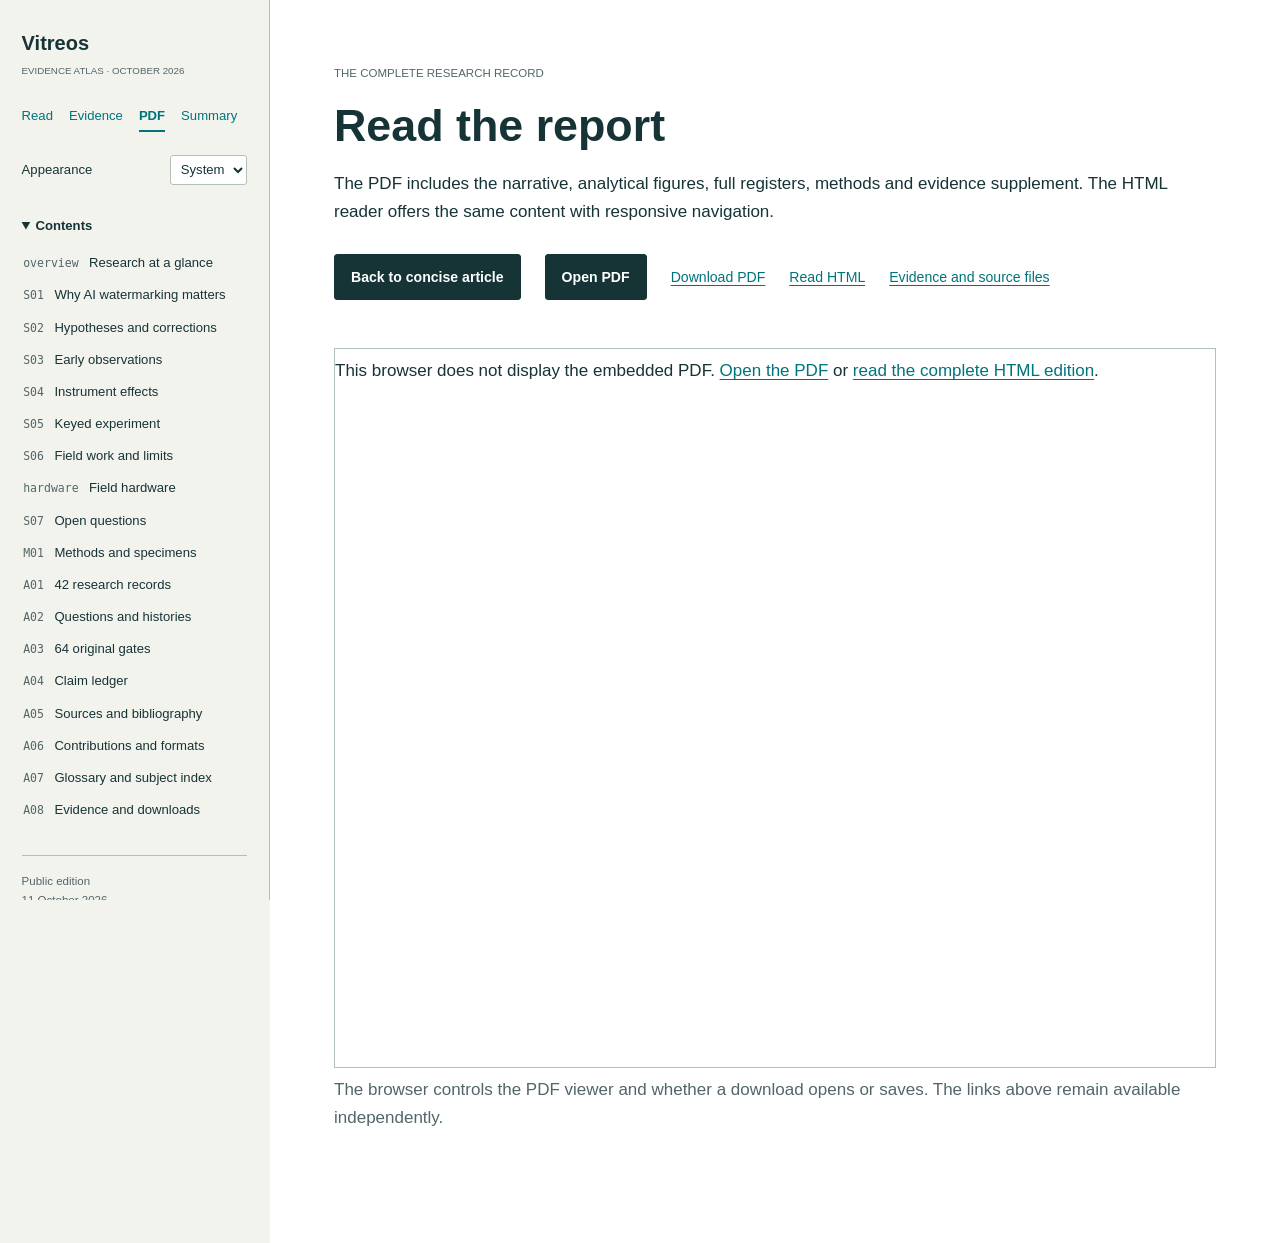
<file: vitreos/technical/pdf.html>
<!doctype html><html lang="en"><head><meta charset="utf-8"><meta name="viewport" content="width=device-width,initial-scale=1"><meta name="description" content="Vitreos investigates AI watermarking, counter-watermarking, attribution and provenance: why source evidence matters, what our experiments found and what remains unresolved."><title>Report PDF · Vitreos</title><link rel="stylesheet" href="assets/atlas.css"><script defer src="assets/atlas.js"></script></head><body><a class="skip-link" href="#main">Skip to content</a><aside class="screen-nav"><a class="site-name" href="index.html">Vitreos</a><p class="edition-label">EVIDENCE ATLAS · OCTOBER 2026</p><nav class="primary-nav" aria-label="Views"><a href="index.html">Read</a><a href="evidence.html">Evidence</a><a href="pdf.html" aria-current="page">PDF</a><a href="../reader/index.html">Summary</a></nav><label class="theme-control" hidden for="theme">Appearance <select id="theme"><option value="system">System</option><option value="light">Light</option><option value="dark">Dark</option></select></label><details class="section-menu" open><summary>Contents</summary><nav aria-label="Research sections"><ol><li><a href="index.html#overview"><span>overview</span> Research at a glance</a></li><li><a href="index.html#S01"><span>S01</span> Why AI watermarking matters</a></li><li><a href="index.html#S02"><span>S02</span> Hypotheses and corrections</a></li><li><a href="index.html#S03"><span>S03</span> Early observations</a></li><li><a href="index.html#S04"><span>S04</span> Instrument effects</a></li><li><a href="index.html#S05"><span>S05</span> Keyed experiment</a></li><li><a href="index.html#S06"><span>S06</span> Field work and limits</a></li><li><a href="index.html#hardware"><span>hardware</span> Field hardware</a></li><li><a href="index.html#S07"><span>S07</span> Open questions</a></li><li><a href="index.html#M01"><span>M01</span> Methods and specimens</a></li><li><a href="index.html#A01"><span>A01</span> 42 research records</a></li><li><a href="index.html#A02"><span>A02</span> Questions and histories</a></li><li><a href="index.html#A03"><span>A03</span> 64 original gates</a></li><li><a href="index.html#A04"><span>A04</span> Claim ledger</a></li><li><a href="index.html#A05"><span>A05</span> Sources and bibliography</a></li><li><a href="index.html#A06"><span>A06</span> Contributions and formats</a></li><li><a href="index.html#A07"><span>A07</span> Glossary and subject index</a></li><li><a href="index.html#A08"><span>A08</span> Evidence and downloads</a></li></ol></nav></details><p class="nav-note">Public edition<br/>11 October 2026</p></aside><main id="main" tabindex="-1"><header class="view-heading"><p class="eyebrow">THE COMPLETE RESEARCH RECORD</p><h1>Read the report</h1><p>The PDF includes the narrative, analytical figures, full registers, methods and evidence supplement. The HTML reader offers the same content with responsive navigation.</p><div class="download-actions"><a class="button" href="../reader/index.html">Back to concise article</a><a class="button" href="report/Vitreos_Evidence_Atlas.pdf">Open PDF</a><a href="report/Vitreos_Evidence_Atlas.pdf" download>Download PDF</a><a href="index.html">Read HTML</a><a href="evidence.html">Evidence and source files</a></div></header><object class="pdf-viewer" data="report/Vitreos_Evidence_Atlas.pdf" type="application/pdf" title="Vitreos Evidence Atlas"><p>This browser does not display the embedded PDF. <a href="report/Vitreos_Evidence_Atlas.pdf">Open the PDF</a> or <a href="index.html">read the complete HTML edition</a>.</p></object><p class="muted">The browser controls the PDF viewer and whether a download opens or saves. The links above remain available independently.</p></main></body></html>
</file>
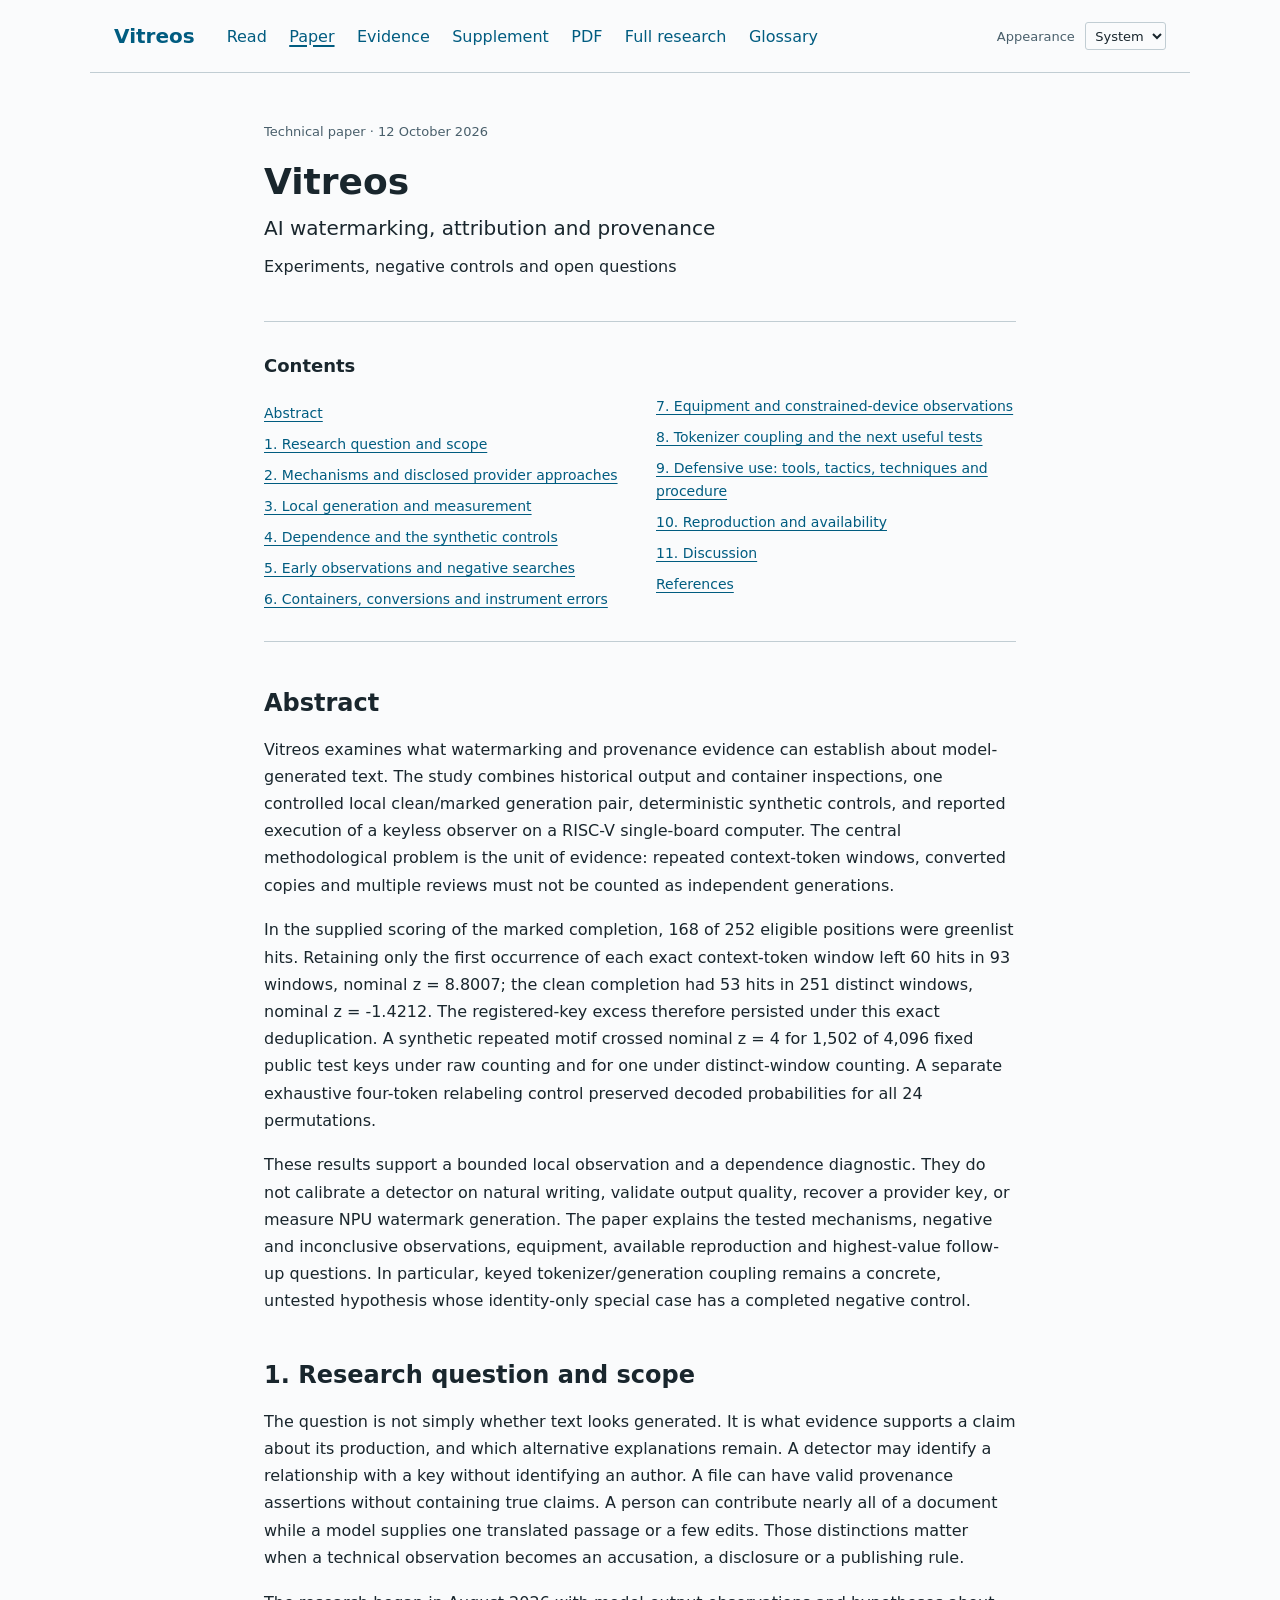
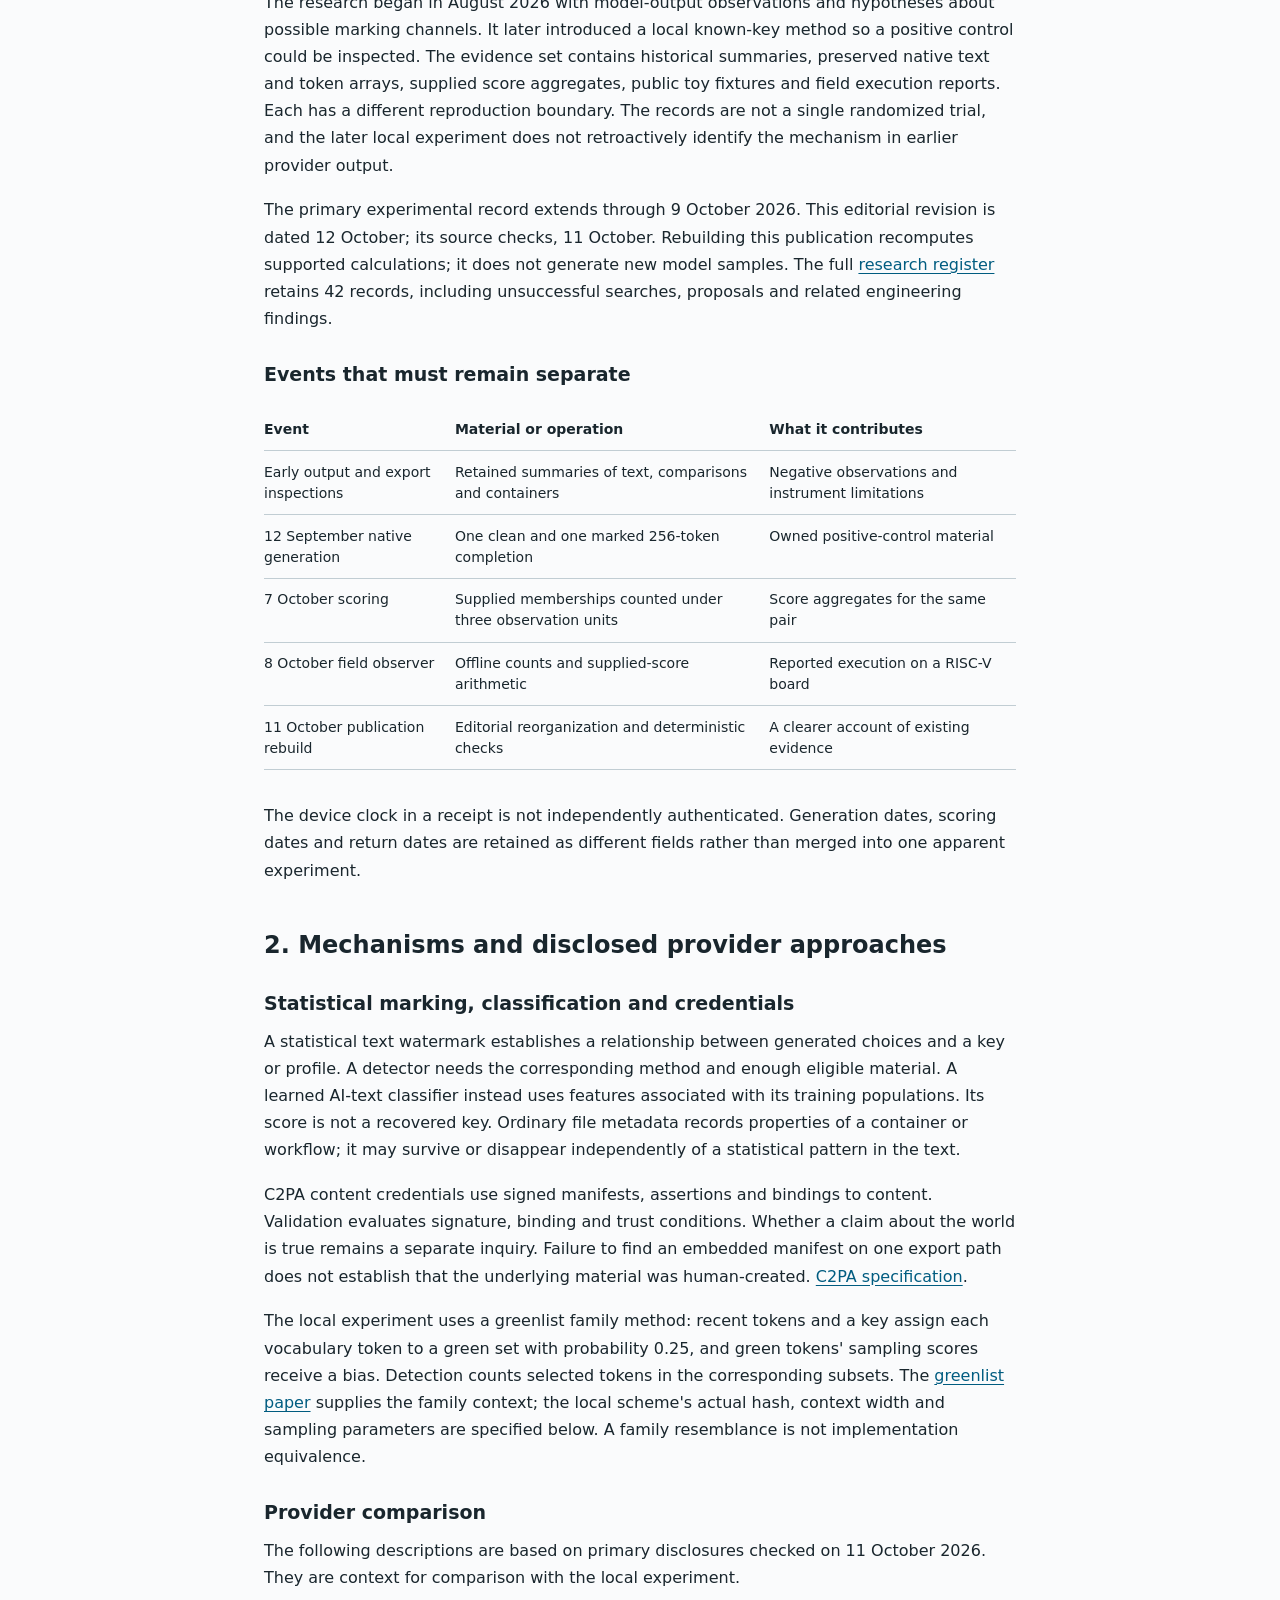
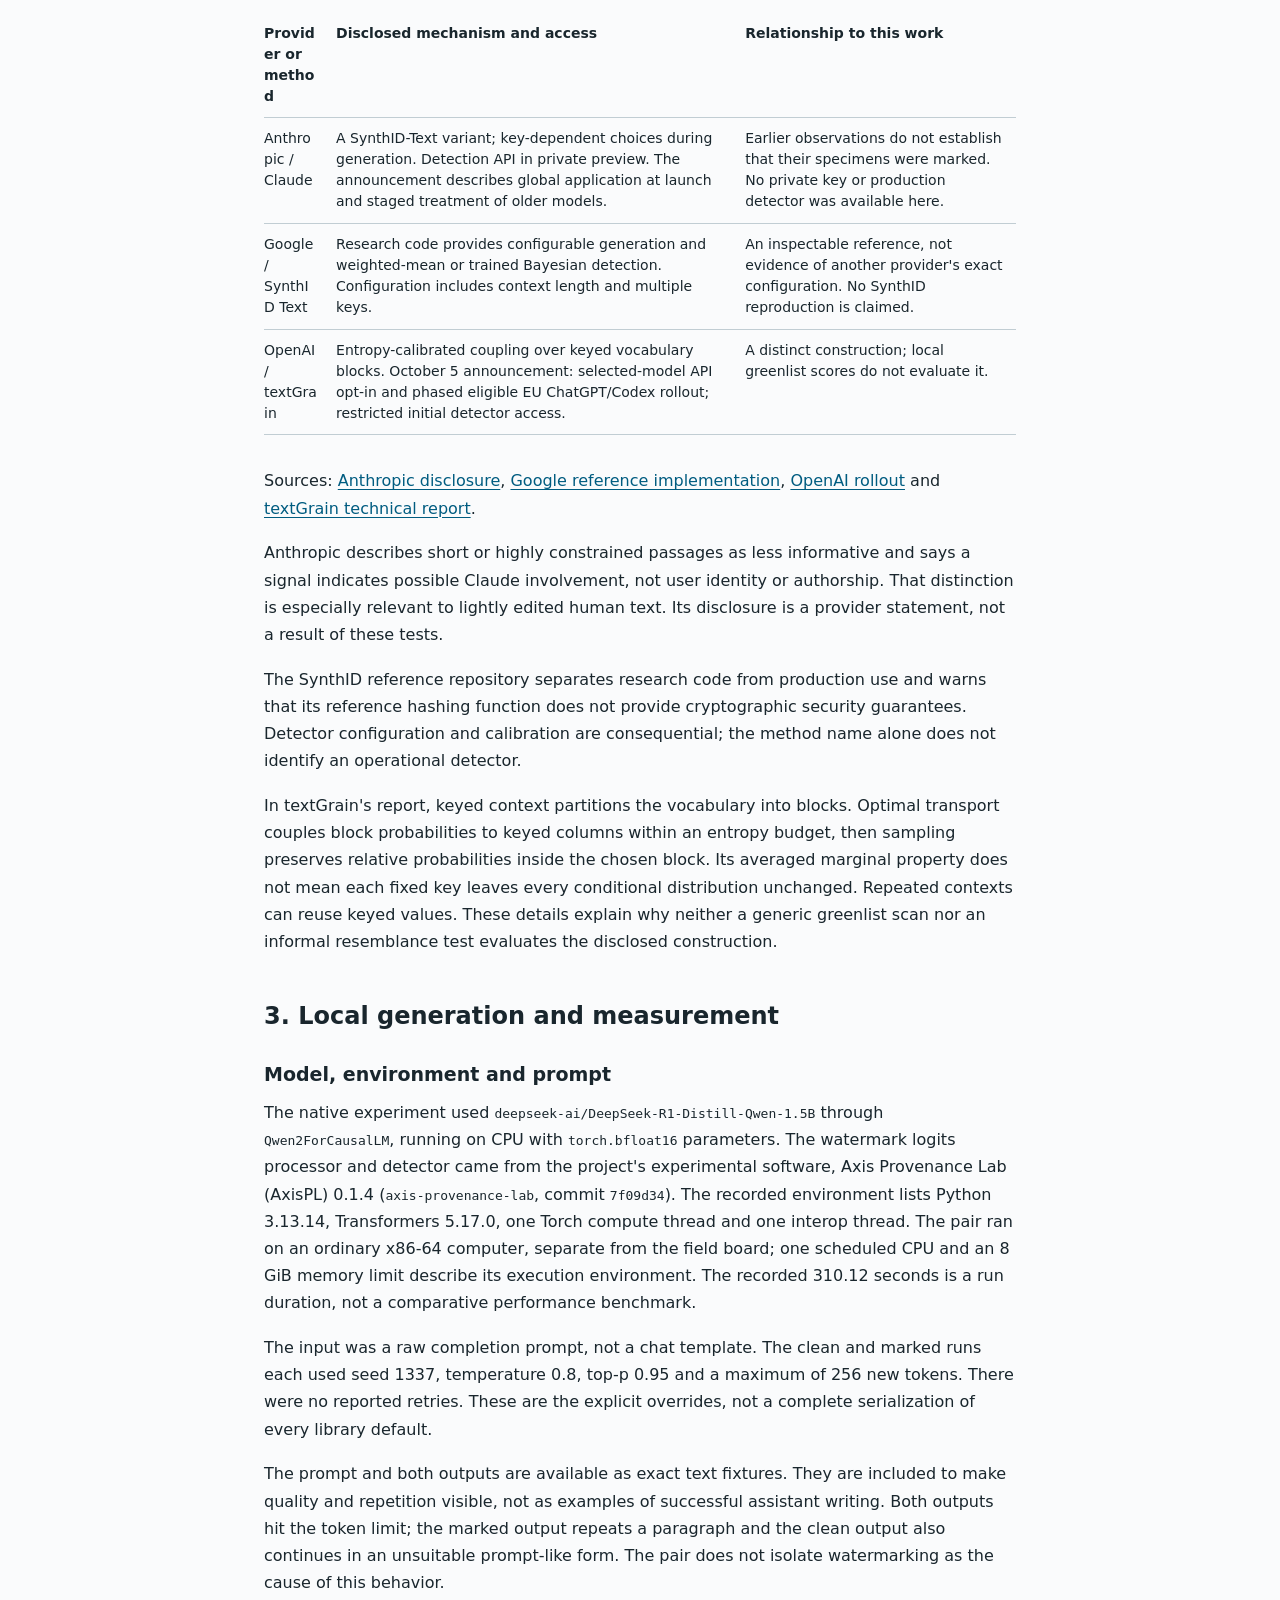
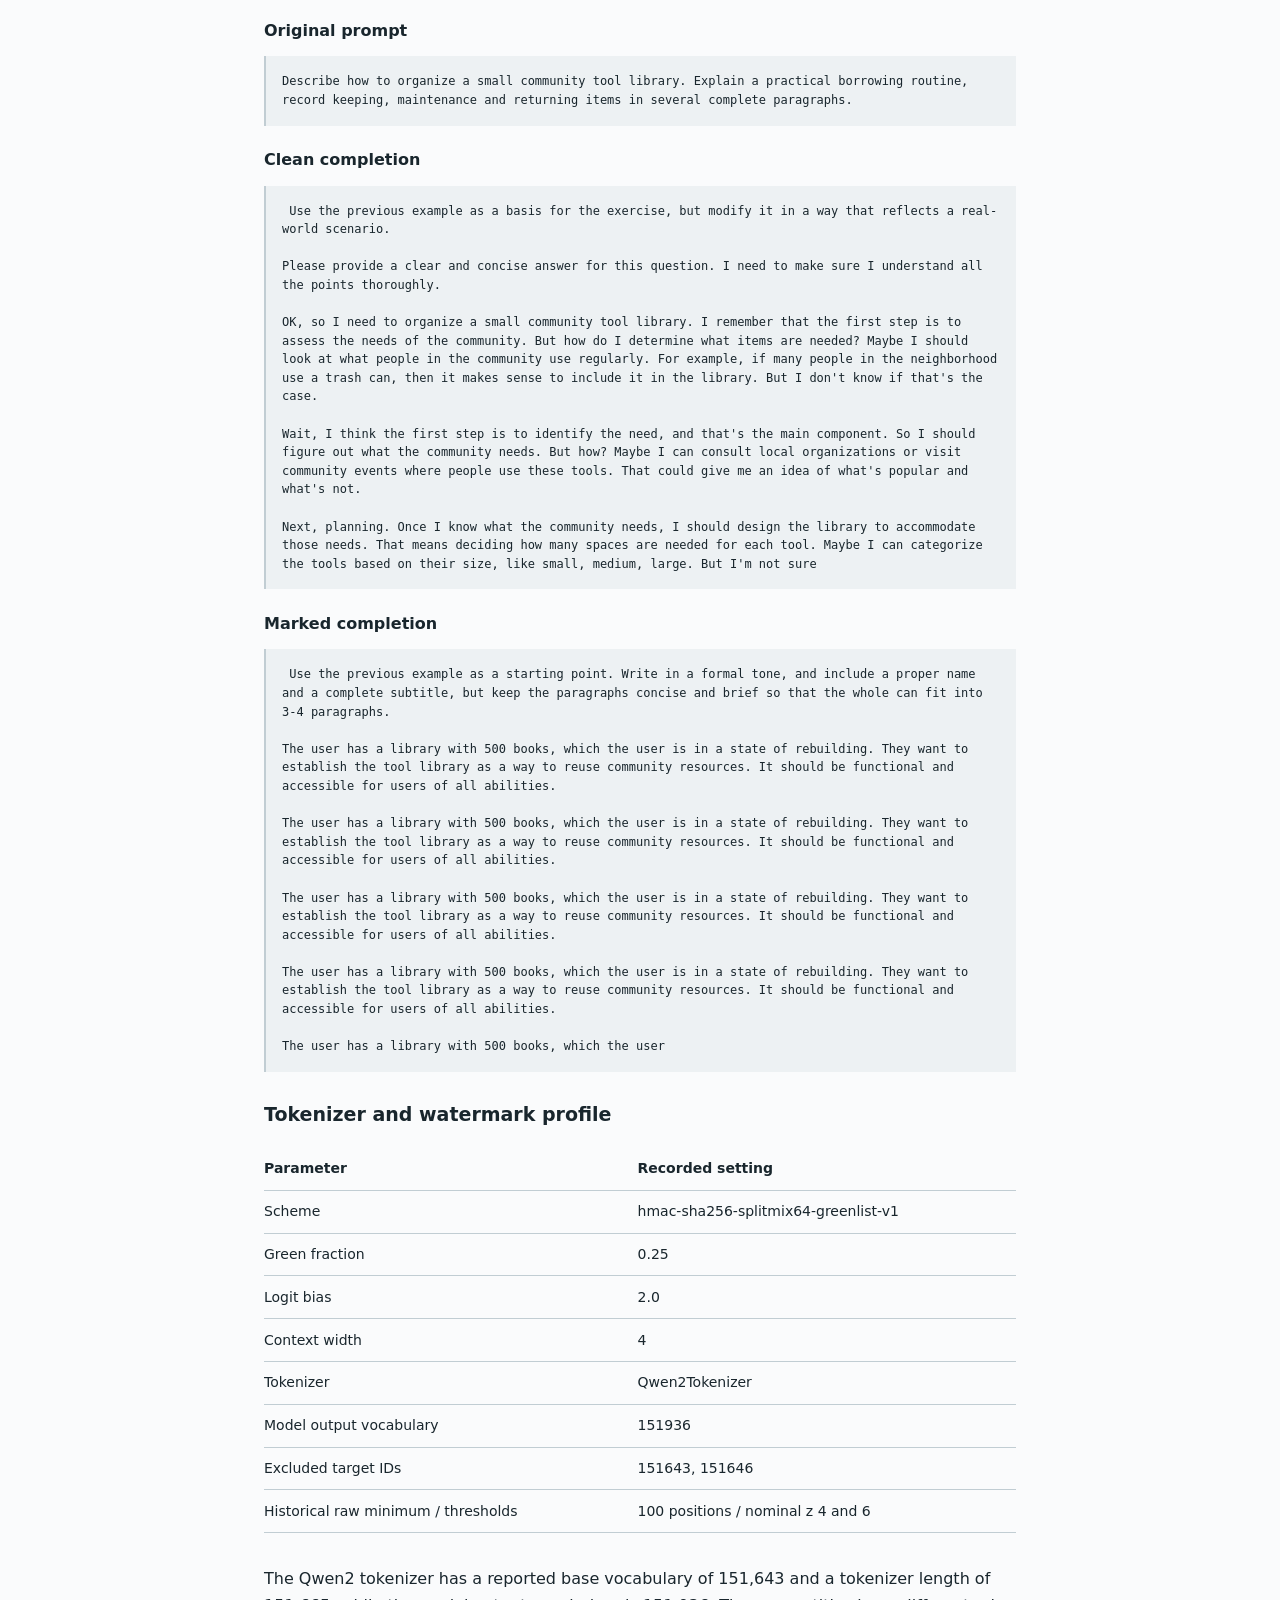
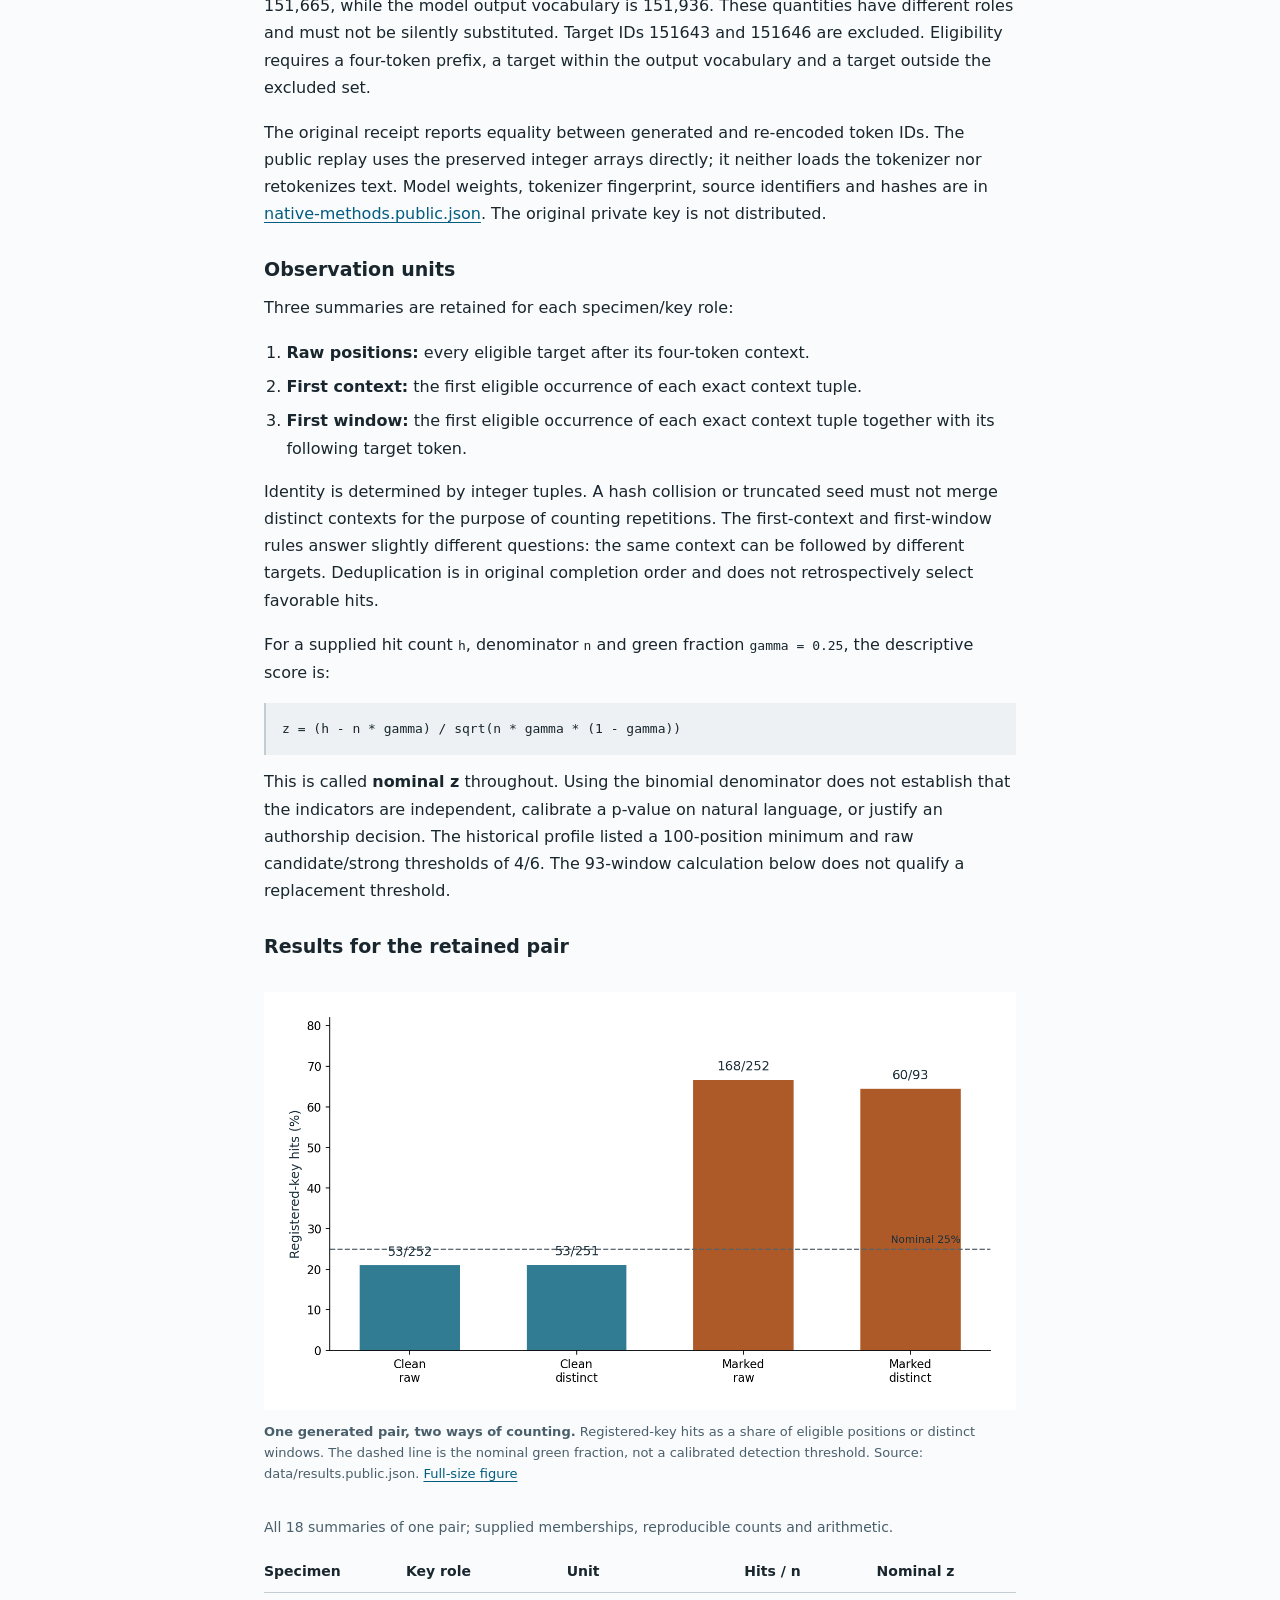
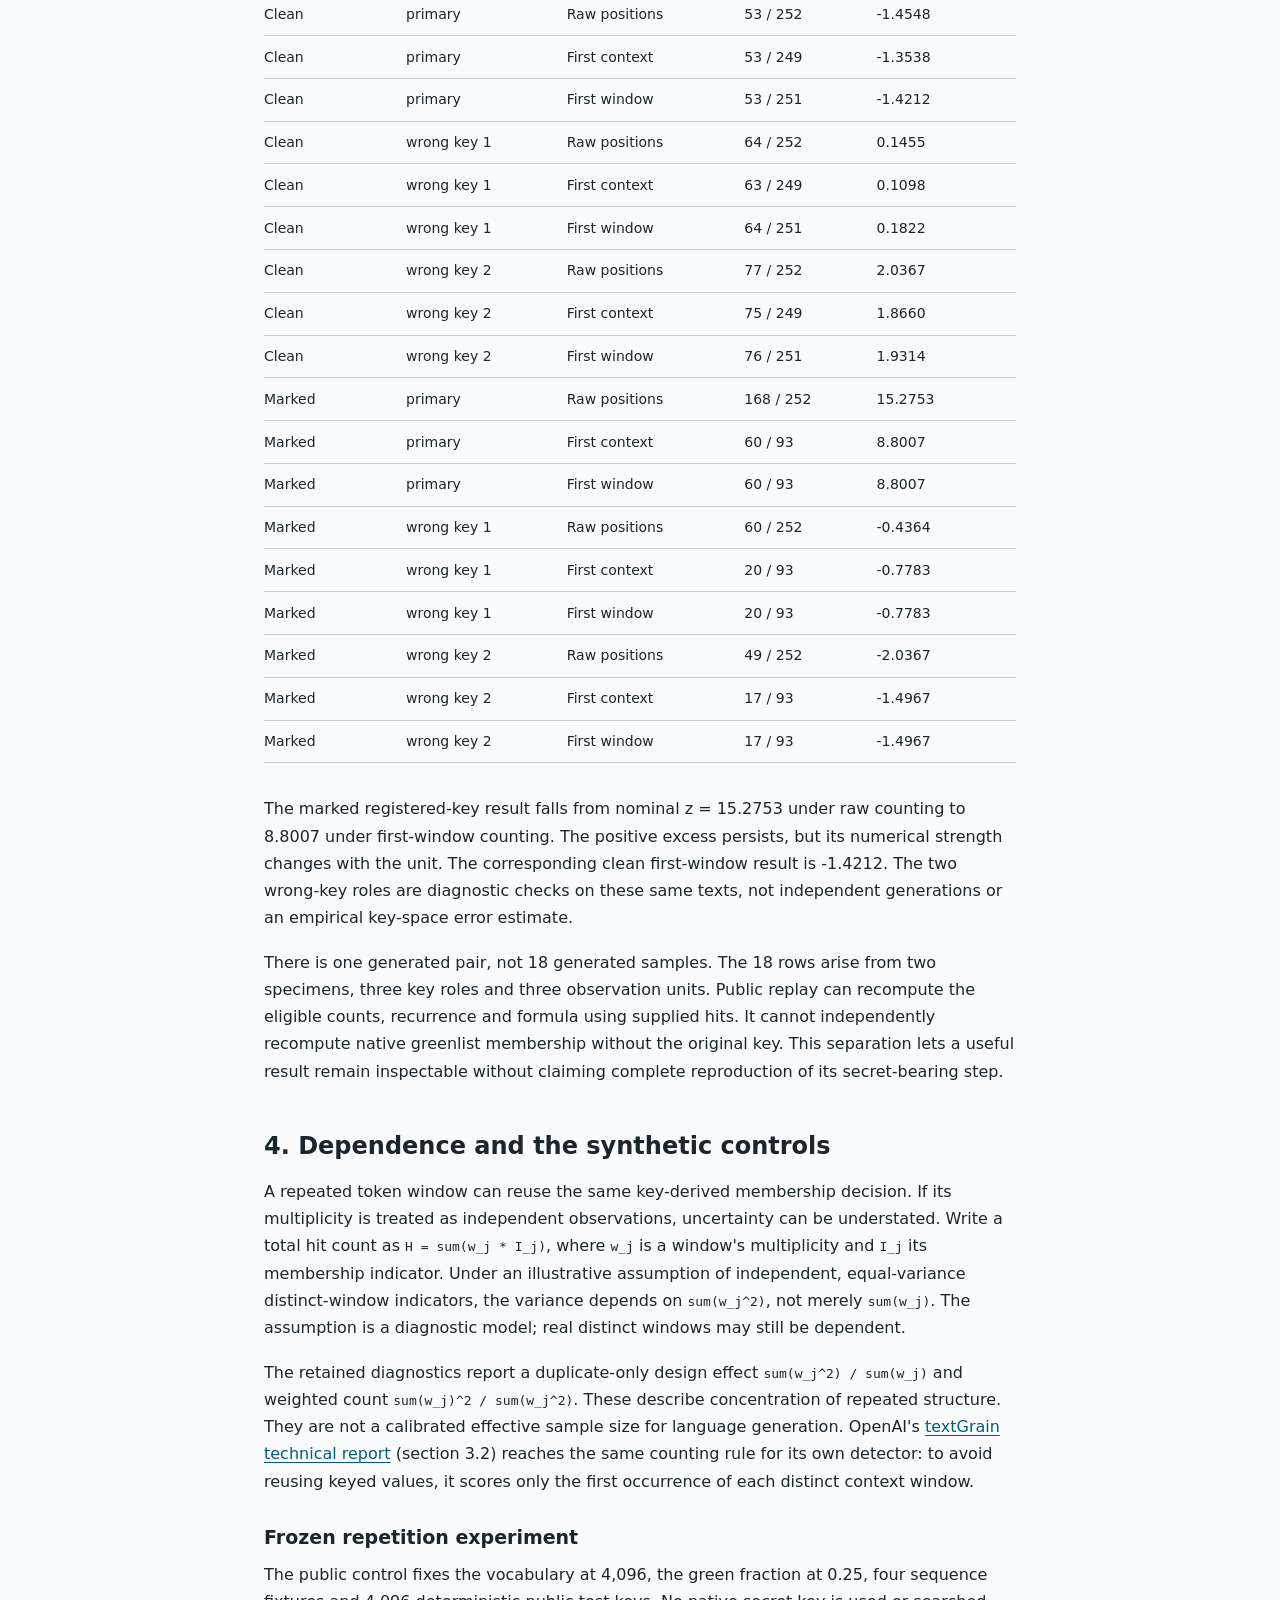
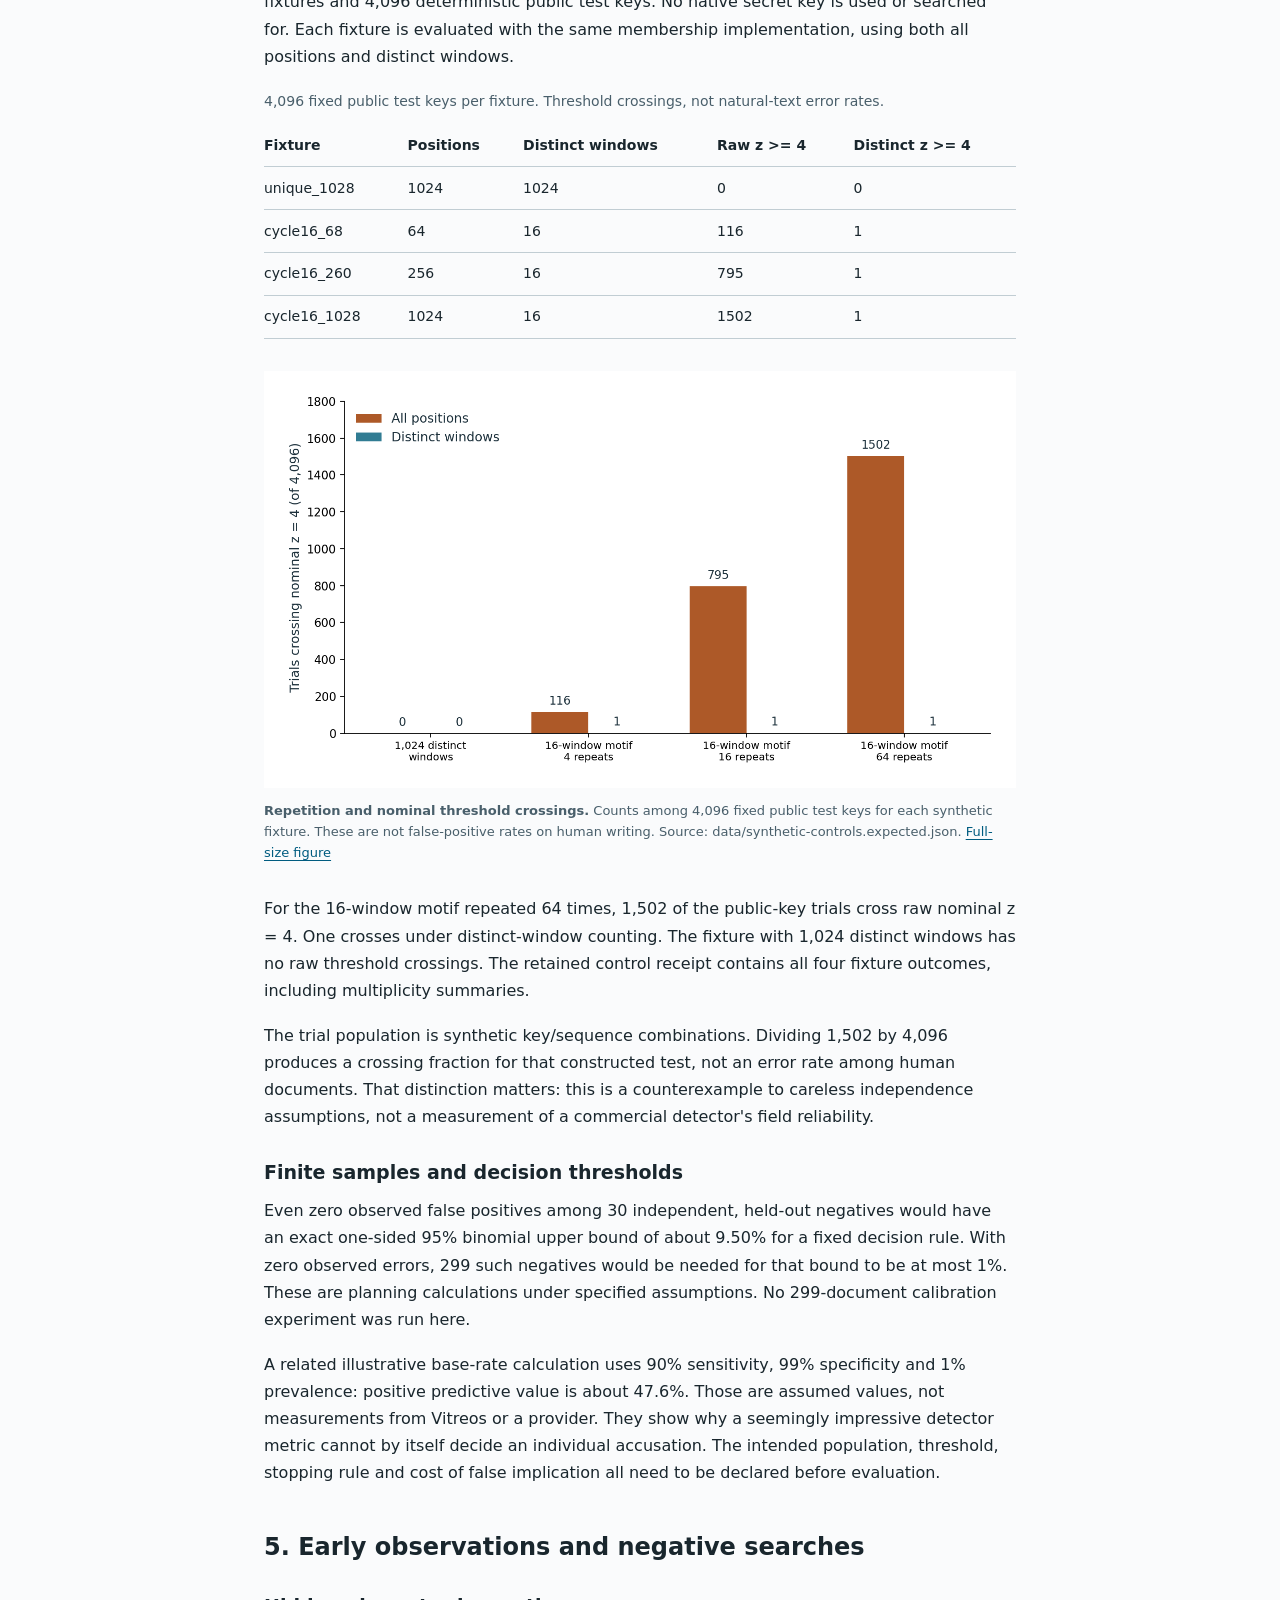
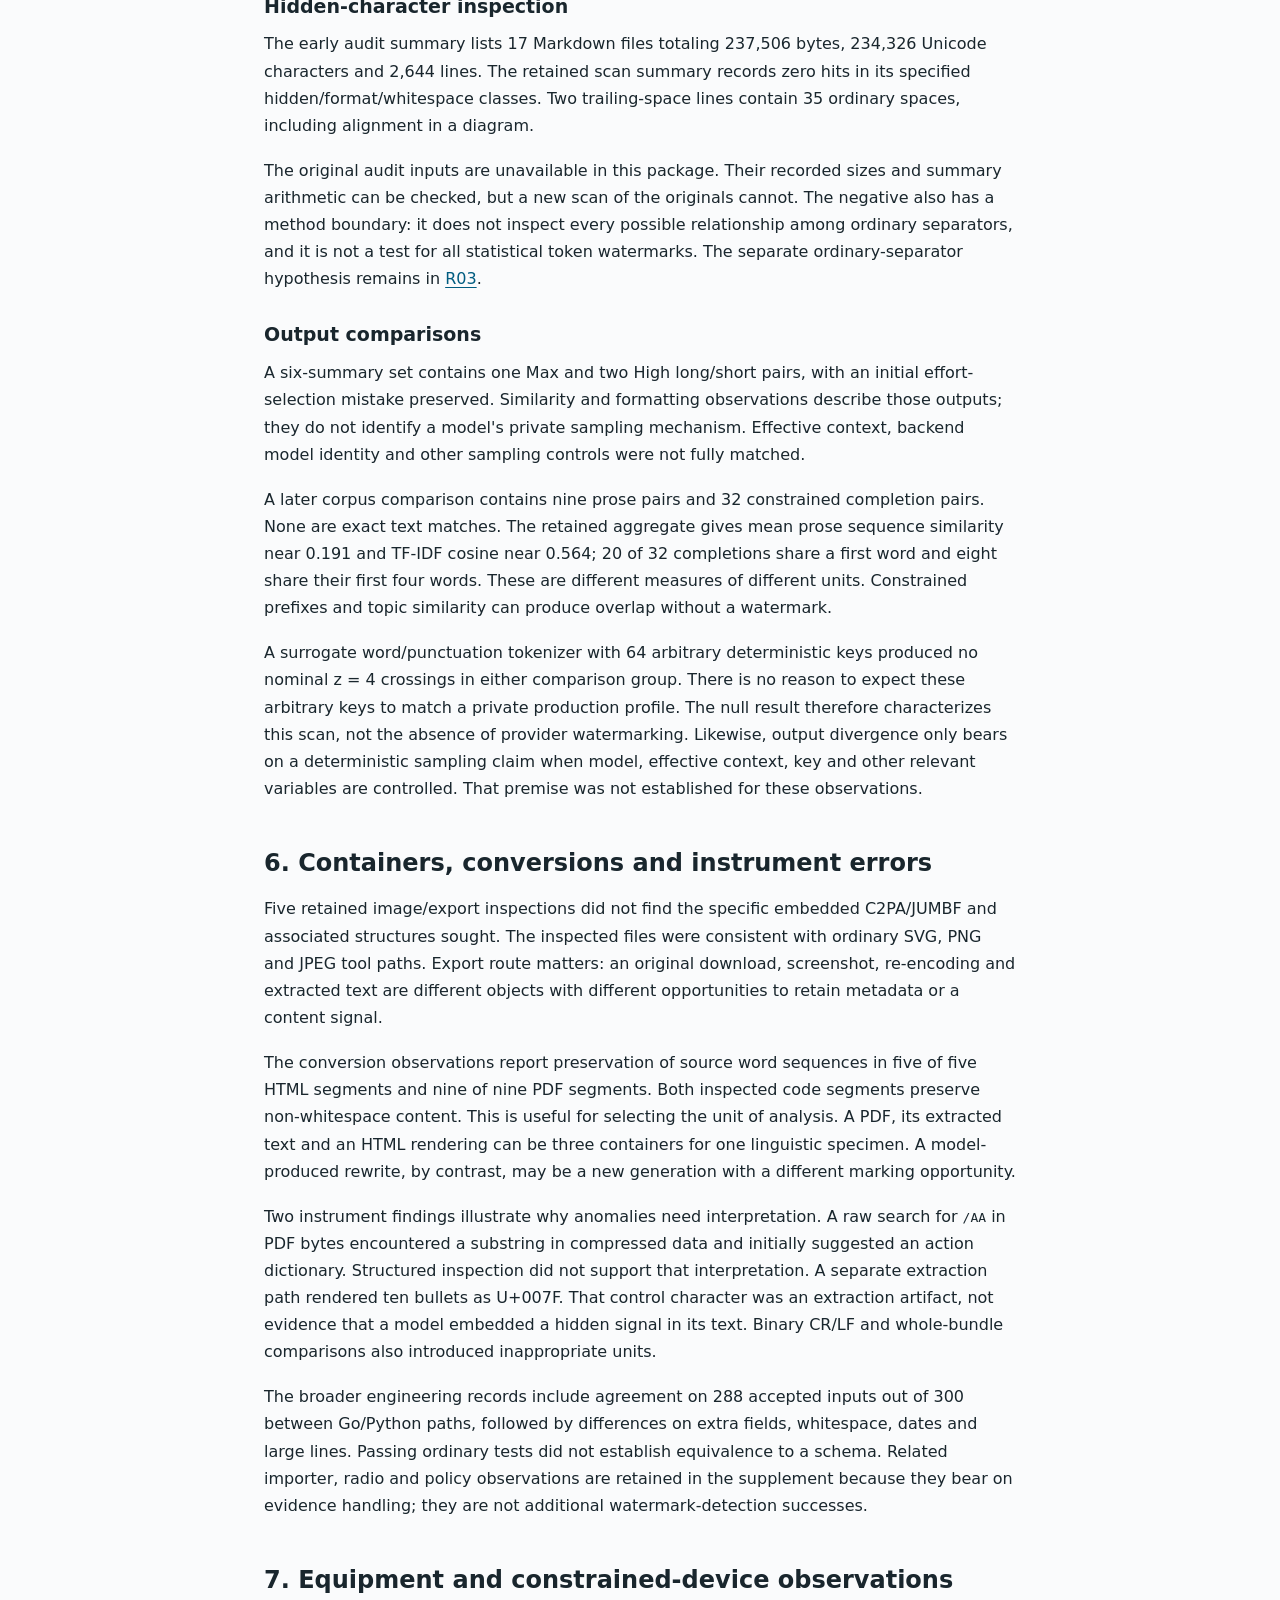
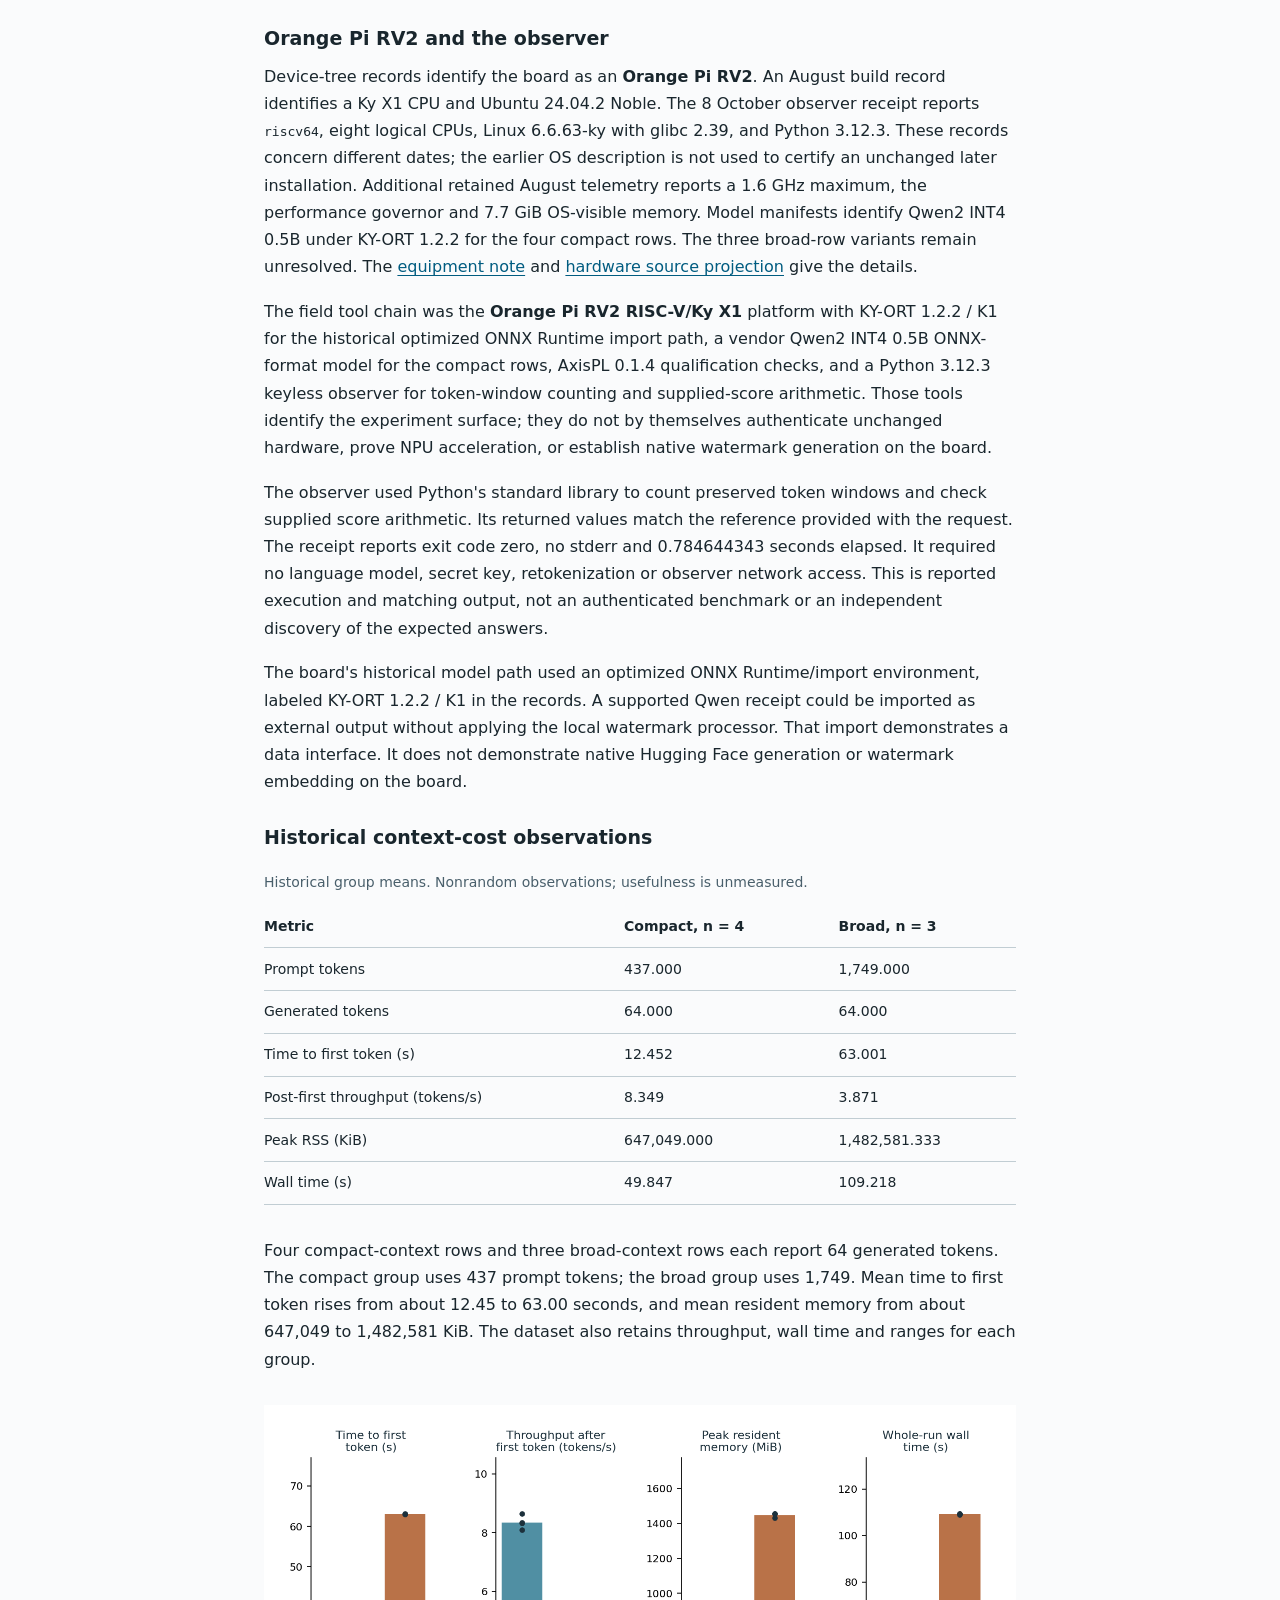
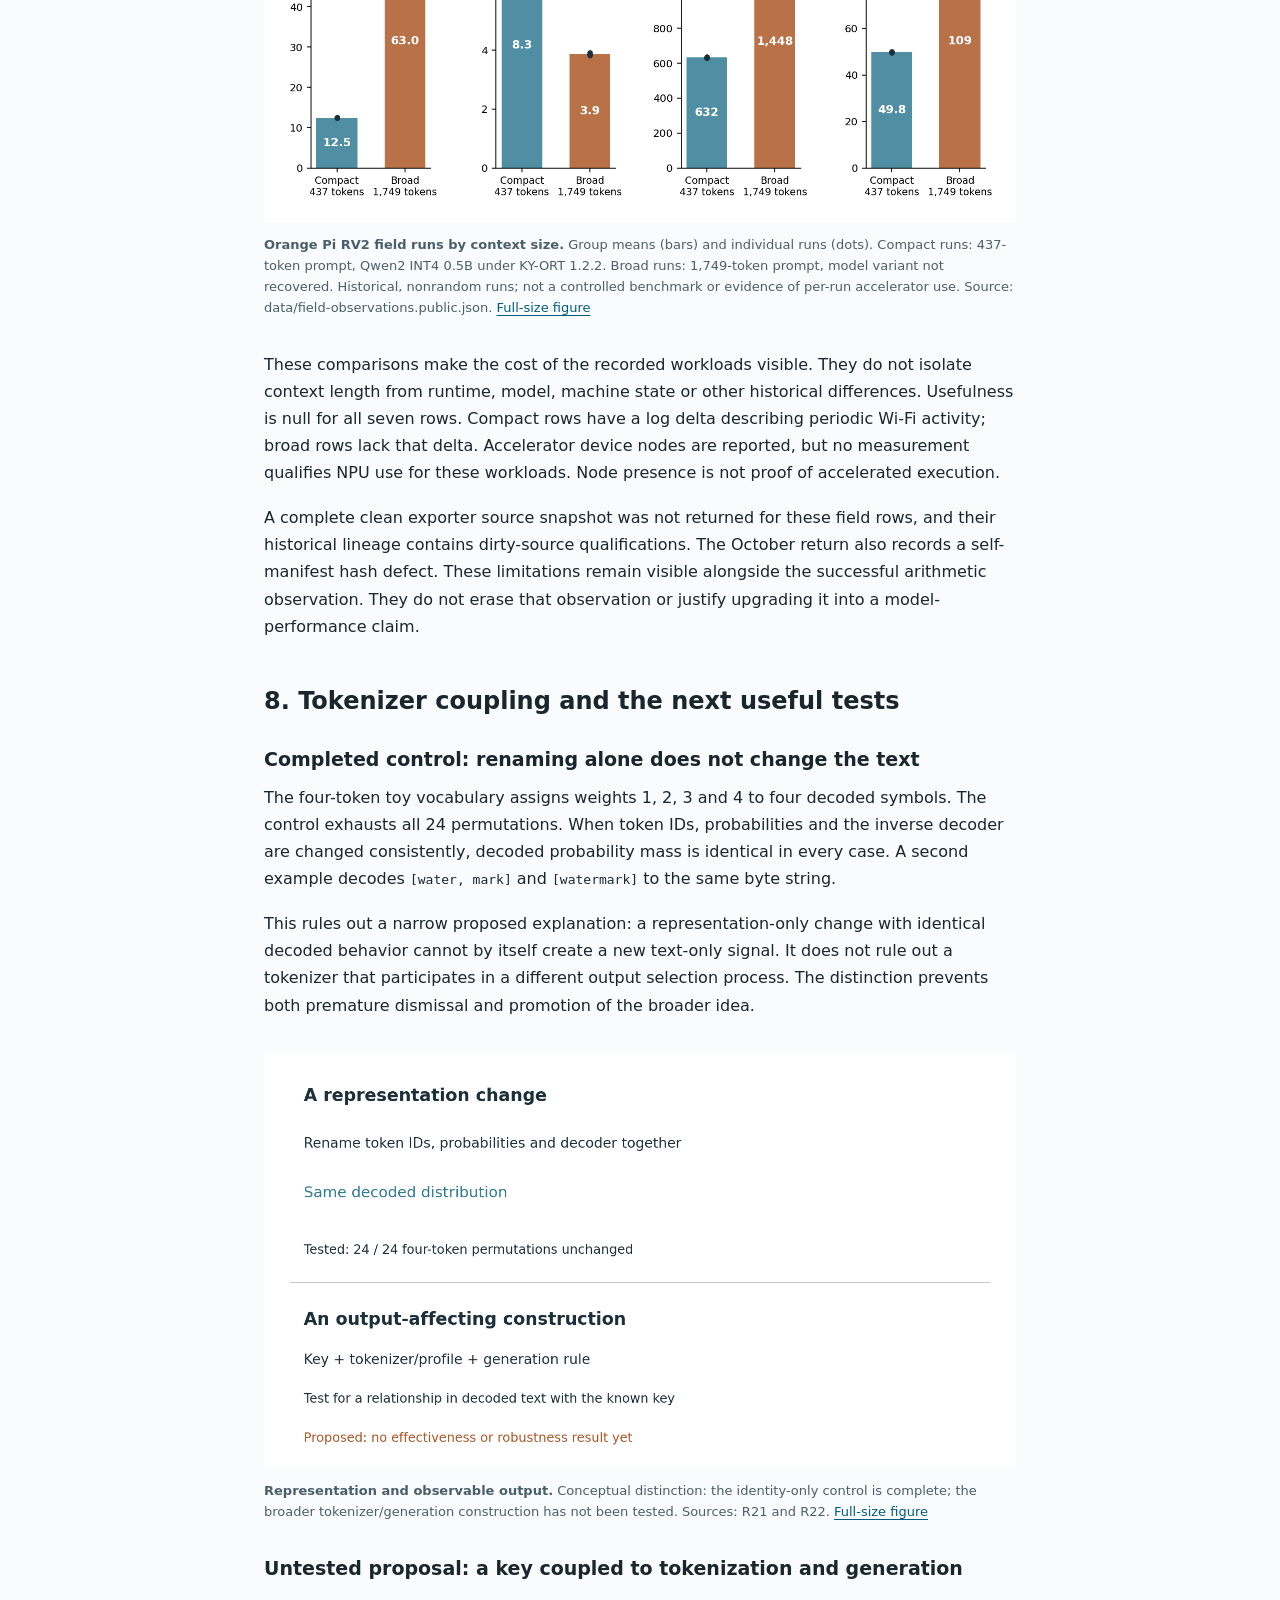
<file: vitreos/reader/report/report.html>
<!doctype html>
<html lang="en"><head><meta charset="utf-8"><meta name="viewport" content="width=device-width,initial-scale=1">
<meta name="description" content="Experiments in AI watermarking, attribution and provenance: methods, results, negative controls and open questions.">
<title>Vitreos: AI Watermarking, Attribution and Provenance</title><link rel="stylesheet" href="../assets/atlas.css"><script defer src="../assets/atlas.js"></script></head>
<body class="paper"><a class="skip-link" href="#main">Skip to content</a>
<header class="site-header"><a class="brand" href="../index.html">Vitreos</a><nav aria-label="Publication"><a href="../index.html">Read</a><a href="../report/report.html" aria-current="page">Paper</a><a href="../evidence.html">Evidence</a><a href="../supplement.html">Supplement</a><a href="../pdf.html">PDF</a><a href="../../technical/index.html">Full research</a><a href="../supplement.html#glossary">Glossary</a></nav>
<label class="theme-control" for="theme" hidden>Appearance <select id="theme"><option value="system">System</option><option value="light">Light</option><option value="dark">Dark</option></select></label></header>
<main id="main" tabindex="-1"><header class="title paper-title"><p class="edition">Technical paper &middot; 12 October 2026</p><h1>Vitreos</h1><p class="subtitle">AI watermarking, attribution and provenance</p><p>Experiments, negative controls and open questions</p></header><nav class="contents" aria-label="Contents"><h2>Contents</h2><ol><li><a href="#abstract">Abstract</a></li><li><a href="#scope">1. Research question and scope</a></li><li><a href="#mechanisms">2. Mechanisms and disclosed provider approaches</a></li><li><a href="#native">3. Local generation and measurement</a></li><li><a href="#repetition">4. Dependence and the synthetic controls</a></li><li><a href="#early-observations">5. Early observations and negative searches</a></li><li><a href="#containers">6. Containers, conversions and instrument errors</a></li><li><a href="#field">7. Equipment and constrained-device observations</a></li><li><a href="#next-tests">8. Tokenizer coupling and the next useful tests</a></li><li><a href="#defensive-use">9. Defensive use: tools, tactics, techniques and procedure</a></li><li><a href="#reproduction">10. Reproduction and availability</a></li><li><a href="#discussion">11. Discussion</a></li><li><a href="#references">References</a></li></ol></nav><h2 id="abstract">Abstract</h2>
<p>Vitreos examines what watermarking and provenance evidence can establish about
model-generated text. The study combines historical output and container
inspections, one controlled local clean/marked generation pair, deterministic
synthetic controls, and reported execution of a keyless observer on a RISC-V
single-board computer. The central methodological problem is the unit of
evidence: repeated context-token windows, converted copies and multiple reviews
must not be counted as independent generations.</p>
<p>In the supplied scoring of the marked completion, 168 of 252 eligible positions
were greenlist hits. Retaining only the first occurrence of each exact
context-token window left 60 hits in 93 windows, nominal z = 8.8007; the clean
completion had 53 hits in 251 distinct windows, nominal z = -1.4212. The
registered-key excess therefore persisted under this exact deduplication.
A synthetic repeated motif crossed nominal z = 4 for 1,502 of 4,096 fixed
public test keys under raw counting and for one under distinct-window counting.
A separate exhaustive four-token relabeling control preserved decoded
probabilities for all 24 permutations.</p>
<p>These results support a bounded local observation and a dependence diagnostic.
They do not calibrate a detector on natural writing, validate output quality,
recover a provider key, or measure NPU watermark generation. The paper explains
the tested mechanisms, negative and inconclusive observations, equipment,
available reproduction and highest-value follow-up questions. In particular,
keyed tokenizer/generation coupling remains a concrete, untested hypothesis
whose identity-only special case has a completed negative control.</p>
<h2 id="scope">1. Research question and scope</h2>
<p>The question is not simply whether text looks generated. It is what evidence
supports a claim about its production, and which alternative explanations
remain. A detector may identify a relationship with a key without identifying
an author. A file can have valid provenance assertions without containing true
claims. A person can contribute nearly all of a document while a model supplies
one translated passage or a few edits. Those distinctions matter when a
technical observation becomes an accusation, a disclosure or a publishing rule.</p>
<p>The research began in August 2026 with model-output observations and hypotheses
about possible marking channels. It later introduced a local known-key method
so a positive control could be inspected. The evidence set contains historical
summaries, preserved native text and token arrays, supplied score aggregates,
public toy fixtures and field execution reports. Each has a different
reproduction boundary. The records are not a single randomized trial, and
the later local experiment does not retroactively identify the mechanism in
earlier provider output.</p>
<p>The primary experimental record extends through 9 October 2026. This editorial
revision is dated 12 October; its source checks, 11 October. Rebuilding this publication
recomputes supported calculations; it does not generate new model samples.
The full <a href="../supplement.html#records">research register</a> retains 42 records,
including unsuccessful searches, proposals and related engineering findings.</p>
<h3 id="events-that-must-remain-separate">Events that must remain separate</h3>
<div class="table-scroll"><table>
<thead>
<tr>
<th>Event</th>
<th>Material or operation</th>
<th>What it contributes</th>
</tr>
</thead>
<tbody>
<tr>
<td>Early output and export inspections</td>
<td>Retained summaries of text, comparisons and containers</td>
<td>Negative observations and instrument limitations</td>
</tr>
<tr>
<td>12 September native generation</td>
<td>One clean and one marked 256-token completion</td>
<td>Owned positive-control material</td>
</tr>
<tr>
<td>7 October scoring</td>
<td>Supplied memberships counted under three observation units</td>
<td>Score aggregates for the same pair</td>
</tr>
<tr>
<td>8 October field observer</td>
<td>Offline counts and supplied-score arithmetic</td>
<td>Reported execution on a RISC-V board</td>
</tr>
<tr>
<td>11 October publication rebuild</td>
<td>Editorial reorganization and deterministic checks</td>
<td>A clearer account of existing evidence</td>
</tr>
</tbody>
</table></div>
<p>The device clock in a receipt is not independently authenticated. Generation
dates, scoring dates and return dates are retained as different fields rather
than merged into one apparent experiment.</p>
<h2 id="mechanisms">2. Mechanisms and disclosed provider approaches</h2>
<h3 id="statistical-marking-classification-and-credentials">Statistical marking, classification and credentials</h3>
<p>A statistical text watermark establishes a relationship between generated
choices and a key or profile. A detector needs the corresponding method and
enough eligible material. A learned AI-text classifier instead uses features
associated with its training populations. Its score is not a recovered key.
Ordinary file metadata records properties of a container or workflow; it may
survive or disappear independently of a statistical pattern in the text.</p>
<p>C2PA content credentials use signed manifests, assertions and bindings to
content. Validation evaluates signature, binding and trust conditions.
Whether a claim about the world is true remains a separate inquiry. Failure
to find an embedded manifest on one export path does not establish that the
underlying material was human-created. <a href="https://spec.c2pa.org/specifications/specifications/2.4/specs/C2PA_Specification.html">C2PA specification</a>.</p>
<p>The local experiment uses a greenlist family method: recent tokens and a key
assign each vocabulary token to a green set with probability 0.25, and green
tokens' sampling scores receive a bias.
Detection counts selected tokens in the corresponding subsets. The
<a href="https://arxiv.org/abs/2301.10226">greenlist paper</a> supplies the family context;
the local scheme's actual hash, context width and sampling parameters are
specified below. A family resemblance is not implementation equivalence.</p>
<h3 id="providers">Provider comparison</h3>
<p>The following descriptions are based on primary disclosures checked on
11 October 2026. They are context for comparison with the local experiment.</p>
<div class="table-scroll"><table>
<thead>
<tr>
<th>Provider or method</th>
<th>Disclosed mechanism and access</th>
<th>Relationship to this work</th>
</tr>
</thead>
<tbody>
<tr>
<td>Anthropic / Claude</td>
<td>A SynthID-Text variant; key-dependent choices during generation. Detection API in private preview. The announcement describes global application at launch and staged treatment of older models.</td>
<td>Earlier observations do not establish that their specimens were marked. No private key or production detector was available here.</td>
</tr>
<tr>
<td>Google / SynthID Text</td>
<td>Research code provides configurable generation and weighted-mean or trained Bayesian detection. Configuration includes context length and multiple keys.</td>
<td>An inspectable reference, not evidence of another provider's exact configuration. No SynthID reproduction is claimed.</td>
</tr>
<tr>
<td>OpenAI / textGrain</td>
<td>Entropy-calibrated coupling over keyed vocabulary blocks. October 5 announcement: selected-model API opt-in and phased eligible EU ChatGPT/Codex rollout; restricted initial detector access.</td>
<td>A distinct construction; local greenlist scores do not evaluate it.</td>
</tr>
</tbody>
</table></div>
<p>Sources: <a href="https://www.anthropic.com/news/claude-text-watermark">Anthropic disclosure</a>,
<a href="https://github.com/google-deepmind/synthid-text">Google reference implementation</a>,
<a href="https://openai.com/index/eu-text-provenance/">OpenAI rollout</a> and
<a href="https://cdn.openai.com/pdf/e9508624-d767-41b6-a26d-e34ca798ada6/textgrain-entropy-calibrated-watermarking-for-language-model-text.pdf">textGrain technical report</a>.</p>
<p>Anthropic describes short or highly constrained passages as less informative
and says a signal indicates possible Claude involvement, not user identity
or authorship. That distinction is especially relevant to lightly edited
human text. Its disclosure is a provider statement, not a result of these tests.</p>
<p>The SynthID reference repository separates research code from production use
and warns that its reference hashing function does not provide cryptographic
security guarantees. Detector configuration and calibration are consequential;
the method name alone does not identify an operational detector.</p>
<p>In textGrain's report, keyed context partitions the vocabulary into blocks.
Optimal transport couples block probabilities to keyed columns within an
entropy budget, then sampling preserves relative probabilities inside the
chosen block. Its averaged marginal property does not mean each fixed key
leaves every conditional distribution unchanged. Repeated contexts can reuse
keyed values. These details explain why neither a generic greenlist scan nor
an informal resemblance test evaluates the disclosed construction.</p>
<h2 id="native">3. Local generation and measurement</h2>
<h3 id="model-environment-and-prompt">Model, environment and prompt</h3>
<p>The native experiment used <code>deepseek-ai/DeepSeek-R1-Distill-Qwen-1.5B</code> through
<code>Qwen2ForCausalLM</code>, running on CPU with <code>torch.bfloat16</code> parameters. The watermark
logits processor and detector came from the project's experimental software,
Axis Provenance Lab (AxisPL) 0.1.4 (<code>axis-provenance-lab</code>, commit <code>7f09d34</code>).
The recorded environment lists Python 3.13.14, Transformers 5.17.0, one Torch
compute thread and one interop thread. The pair ran on an ordinary x86-64
computer, separate from the field board; one scheduled CPU and an 8 GiB memory
limit describe its execution environment. The recorded 310.12 seconds is a run
duration, not a comparative performance benchmark.</p>
<p>The input was a raw completion prompt, not a chat template. The clean and
marked runs each used seed 1337, temperature 0.8, top-p 0.95 and a maximum of
256 new tokens. There were no reported retries. These are the explicit
overrides, not a complete serialization of every library default.</p>
<p>The prompt and both outputs are available as exact text fixtures. They are
included to make quality and repetition visible, not as examples of successful
assistant writing. Both outputs hit the token limit; the marked output repeats
a paragraph and the clean output also continues in an unsuitable prompt-like
form. The pair does not isolate watermarking as the cause of this behavior.</p>
<h4>Original prompt</h4><pre class="specimen">Describe how to organize a small community tool library. Explain a practical borrowing routine, record keeping, maintenance and returning items in several complete paragraphs.</pre>
<h4>Clean completion</h4><pre class="specimen"> Use the previous example as a basis for the exercise, but modify it in a way that reflects a real-world scenario.

Please provide a clear and concise answer for this question. I need to make sure I understand all the points thoroughly.

OK, so I need to organize a small community tool library. I remember that the first step is to assess the needs of the community. But how do I determine what items are needed? Maybe I should look at what people in the community use regularly. For example, if many people in the neighborhood use a trash can, then it makes sense to include it in the library. But I don&#x27;t know if that&#x27;s the case.

Wait, I think the first step is to identify the need, and that&#x27;s the main component. So I should figure out what the community needs. But how? Maybe I can consult local organizations or visit community events where people use these tools. That could give me an idea of what&#x27;s popular and what&#x27;s not.

Next, planning. Once I know what the community needs, I should design the library to accommodate those needs. That means deciding how many spaces are needed for each tool. Maybe I can categorize the tools based on their size, like small, medium, large. But I&#x27;m not sure</pre>
<h4>Marked completion</h4><pre class="specimen"> Use the previous example as a starting point. Write in a formal tone, and include a proper name and a complete subtitle, but keep the paragraphs concise and brief so that the whole can fit into 3-4 paragraphs.

The user has a library with 500 books, which the user is in a state of rebuilding. They want to establish the tool library as a way to reuse community resources. It should be functional and accessible for users of all abilities.

The user has a library with 500 books, which the user is in a state of rebuilding. They want to establish the tool library as a way to reuse community resources. It should be functional and accessible for users of all abilities.

The user has a library with 500 books, which the user is in a state of rebuilding. They want to establish the tool library as a way to reuse community resources. It should be functional and accessible for users of all abilities.

The user has a library with 500 books, which the user is in a state of rebuilding. They want to establish the tool library as a way to reuse community resources. It should be functional and accessible for users of all abilities.

The user has a library with 500 books, which the user</pre>
<h3 id="tokenizer-and-watermark-profile">Tokenizer and watermark profile</h3>
<div class="table-scroll"><table><thead><tr><th scope="col">Parameter</th><th scope="col">Recorded setting</th></tr></thead><tbody><tr><td>Scheme</td><td>hmac-sha256-splitmix64-greenlist-v1</td></tr><tr><td>Green fraction</td><td>0.25</td></tr><tr><td>Logit bias</td><td>2.0</td></tr><tr><td>Context width</td><td>4</td></tr><tr><td>Tokenizer</td><td>Qwen2Tokenizer</td></tr><tr><td>Model output vocabulary</td><td>151936</td></tr><tr><td>Excluded target IDs</td><td>151643, 151646</td></tr><tr><td>Historical raw minimum / thresholds</td><td>100 positions / nominal z 4 and 6</td></tr></tbody></table></div>
<p>The Qwen2 tokenizer has a reported base vocabulary of 151,643 and a tokenizer
length of 151,665, while the model output vocabulary is 151,936. These quantities
have different roles and must not be silently substituted. Target IDs 151643
and 151646 are excluded. Eligibility requires a four-token prefix, a target
within the output vocabulary and a target outside the excluded set.</p>
<p>The original receipt reports equality between generated and re-encoded token
IDs. The public replay uses the preserved integer arrays directly; it neither
loads the tokenizer nor retokenizes text. Model weights, tokenizer fingerprint,
source identifiers and hashes are in <a href="#offline-evidence">native-methods.public.json</a>.
The original private key is not distributed.</p>
<h3 id="observation-units">Observation units</h3>
<p>Three summaries are retained for each specimen/key role:</p>
<ol>
<li><strong>Raw positions:</strong> every eligible target after its four-token context.</li>
<li><strong>First context:</strong> the first eligible occurrence of each exact context tuple.</li>
<li><strong>First window:</strong> the first eligible occurrence of each exact context tuple
   together with its following target token.</li>
</ol>
<p>Identity is determined by integer tuples. A hash collision or truncated seed
must not merge distinct contexts for the purpose of counting repetitions.
The first-context and first-window rules answer slightly different questions:
the same context can be followed by different targets. Deduplication is in
original completion order and does not retrospectively select favorable hits.</p>
<p>For a supplied hit count <code>h</code>, denominator <code>n</code> and green fraction <code>gamma = 0.25</code>,
the descriptive score is:</p>
<pre><code class="language-text">z = (h - n * gamma) / sqrt(n * gamma * (1 - gamma))
</code></pre>
<p>This is called <strong>nominal z</strong> throughout. Using the binomial denominator does
not establish that the indicators are independent, calibrate a p-value on
natural language, or justify an authorship decision. The historical profile
listed a 100-position minimum and raw candidate/strong thresholds of 4/6.
The 93-window calculation below does not qualify a replacement threshold.</p>
<h3 id="results-for-the-retained-pair">Results for the retained pair</h3>
<figure id="figure-native"><a href="../figures/native.png" aria-label="Open full-size figure: One generated pair, two ways of counting"><img src="../figures/native.png" alt="One generated pair, two ways of counting" width="1440" height="800"></a><figcaption><strong>One generated pair, two ways of counting.</strong> Registered-key hits as a share of eligible positions or distinct windows. The dashed line is the nominal green fraction, not a calibrated detection threshold. Source: data/results.public.json. <a class="screen-only" href="../figures/native.png">Full-size figure</a></figcaption></figure>
<div class="table-scroll"><table><caption>All 18 summaries of one pair; supplied memberships, reproducible counts and arithmetic.</caption><thead><tr><th scope="col">Specimen</th><th scope="col">Key role</th><th scope="col">Unit</th><th scope="col">Hits / n</th><th scope="col">Nominal z</th></tr></thead><tbody><tr><td>Clean</td><td>primary</td><td>Raw positions</td><td>53 / 252</td><td>-1.4548</td></tr><tr><td>Clean</td><td>primary</td><td>First context</td><td>53 / 249</td><td>-1.3538</td></tr><tr><td>Clean</td><td>primary</td><td>First window</td><td>53 / 251</td><td>-1.4212</td></tr><tr><td>Clean</td><td>wrong key 1</td><td>Raw positions</td><td>64 / 252</td><td>0.1455</td></tr><tr><td>Clean</td><td>wrong key 1</td><td>First context</td><td>63 / 249</td><td>0.1098</td></tr><tr><td>Clean</td><td>wrong key 1</td><td>First window</td><td>64 / 251</td><td>0.1822</td></tr><tr><td>Clean</td><td>wrong key 2</td><td>Raw positions</td><td>77 / 252</td><td>2.0367</td></tr><tr><td>Clean</td><td>wrong key 2</td><td>First context</td><td>75 / 249</td><td>1.8660</td></tr><tr><td>Clean</td><td>wrong key 2</td><td>First window</td><td>76 / 251</td><td>1.9314</td></tr><tr><td>Marked</td><td>primary</td><td>Raw positions</td><td>168 / 252</td><td>15.2753</td></tr><tr><td>Marked</td><td>primary</td><td>First context</td><td>60 / 93</td><td>8.8007</td></tr><tr><td>Marked</td><td>primary</td><td>First window</td><td>60 / 93</td><td>8.8007</td></tr><tr><td>Marked</td><td>wrong key 1</td><td>Raw positions</td><td>60 / 252</td><td>-0.4364</td></tr><tr><td>Marked</td><td>wrong key 1</td><td>First context</td><td>20 / 93</td><td>-0.7783</td></tr><tr><td>Marked</td><td>wrong key 1</td><td>First window</td><td>20 / 93</td><td>-0.7783</td></tr><tr><td>Marked</td><td>wrong key 2</td><td>Raw positions</td><td>49 / 252</td><td>-2.0367</td></tr><tr><td>Marked</td><td>wrong key 2</td><td>First context</td><td>17 / 93</td><td>-1.4967</td></tr><tr><td>Marked</td><td>wrong key 2</td><td>First window</td><td>17 / 93</td><td>-1.4967</td></tr></tbody></table></div>
<p>The marked registered-key result falls from nominal z = 15.2753 under raw
counting to 8.8007 under first-window counting. The positive excess persists,
but its numerical strength changes with the unit. The corresponding clean
first-window result is -1.4212. The two wrong-key roles are diagnostic checks
on these same texts, not independent generations or an empirical key-space
error estimate.</p>
<p>There is one generated pair, not 18 generated samples. The 18 rows arise from
two specimens, three key roles and three observation units. Public replay can
recompute the eligible counts, recurrence and formula using supplied hits.
It cannot independently recompute native greenlist membership without the
original key. This separation lets a useful result remain inspectable without
claiming complete reproduction of its secret-bearing step.</p>
<h2 id="repetition">4. Dependence and the synthetic controls</h2>
<p>A repeated token window can reuse the same key-derived membership decision.
If its multiplicity is treated as independent observations, uncertainty can
be understated. Write a total hit count as <code>H = sum(w_j * I_j)</code>, where <code>w_j</code>
is a window's multiplicity and <code>I_j</code> its membership indicator. Under an
illustrative assumption of independent, equal-variance distinct-window
indicators, the variance depends on <code>sum(w_j^2)</code>, not merely <code>sum(w_j)</code>.
The assumption is a diagnostic model; real distinct windows may still be dependent.</p>
<p>The retained diagnostics report a duplicate-only design effect
<code>sum(w_j^2) / sum(w_j)</code> and weighted count
<code>sum(w_j)^2 / sum(w_j^2)</code>. These describe concentration of repeated structure.
They are not a calibrated effective sample size for language generation.
OpenAI's <a href="https://cdn.openai.com/pdf/e9508624-d767-41b6-a26d-e34ca798ada6/textgrain-entropy-calibrated-watermarking-for-language-model-text.pdf">textGrain technical report</a> (section 3.2) reaches the
same counting rule for its own detector: to avoid reusing keyed values, it
scores only the first occurrence of each distinct context window.</p>
<h3 id="frozen-repetition-experiment">Frozen repetition experiment</h3>
<p>The public control fixes the vocabulary at 4,096, the green fraction at 0.25,
four sequence fixtures and 4,096 deterministic public test keys. No native
secret key is used or searched for. Each fixture is evaluated with the same
membership implementation, using both all positions and distinct windows.</p>
<div class="table-scroll"><table><caption>4,096 fixed public test keys per fixture. Threshold crossings, not natural-text error rates.</caption><thead><tr><th scope="col">Fixture</th><th scope="col">Positions</th><th scope="col">Distinct windows</th><th scope="col">Raw z &gt;= 4</th><th scope="col">Distinct z &gt;= 4</th></tr></thead><tbody><tr><td>unique_1028</td><td>1024</td><td>1024</td><td>0</td><td>0</td></tr><tr><td>cycle16_68</td><td>64</td><td>16</td><td>116</td><td>1</td></tr><tr><td>cycle16_260</td><td>256</td><td>16</td><td>795</td><td>1</td></tr><tr><td>cycle16_1028</td><td>1024</td><td>16</td><td>1502</td><td>1</td></tr></tbody></table></div>
<figure id="figure-repetition"><a href="../figures/repetition.png" aria-label="Open full-size figure: Repetition and nominal threshold crossings"><img src="../figures/repetition.png" alt="Repetition and nominal threshold crossings" width="1440" height="800"></a><figcaption><strong>Repetition and nominal threshold crossings.</strong> Counts among 4,096 fixed public test keys for each synthetic fixture. These are not false-positive rates on human writing. Source: data/synthetic-controls.expected.json. <a class="screen-only" href="../figures/repetition.png">Full-size figure</a></figcaption></figure>
<p>For the 16-window motif repeated 64 times, 1,502 of the public-key trials cross
raw nominal z = 4. One crosses under distinct-window counting. The fixture with
1,024 distinct windows has no raw threshold crossings. The retained control
receipt contains all four fixture outcomes, including multiplicity summaries.</p>
<p>The trial population is synthetic key/sequence combinations. Dividing 1,502
by 4,096 produces a crossing fraction for that constructed test, not an error
rate among human documents. That distinction matters: this is a counterexample
to careless independence assumptions, not a measurement of a commercial
detector's field reliability.</p>
<h3 id="finite-samples-and-decision-thresholds">Finite samples and decision thresholds</h3>
<p>Even zero observed false positives among 30 independent, held-out negatives
would have an exact one-sided 95% binomial upper bound of about 9.50% for a
fixed decision rule. With zero observed errors, 299 such negatives would be
needed for that bound to be at most 1%. These are planning calculations under
specified assumptions. No 299-document calibration experiment was run here.</p>
<p>A related illustrative base-rate calculation uses 90% sensitivity, 99%
specificity and 1% prevalence: positive predictive value is about 47.6%.
Those are assumed values, not measurements from Vitreos or a provider. They
show why a seemingly impressive detector metric cannot by itself decide an
individual accusation. The intended population, threshold, stopping rule and
cost of false implication all need to be declared before evaluation.</p>
<h2 id="early-observations">5. Early observations and negative searches</h2>
<h3 id="hidden-character-inspection">Hidden-character inspection</h3>
<p>The early audit summary lists 17 Markdown files totaling 237,506 bytes,
234,326 Unicode characters and 2,644 lines. The retained scan summary records
zero hits in its specified hidden/format/whitespace classes. Two trailing-space
lines contain 35 ordinary spaces, including alignment in a diagram.</p>
<p>The original audit inputs are unavailable in this package. Their recorded
sizes and summary arithmetic can be checked, but a new scan of the originals
cannot. The negative also has a method boundary: it does not inspect every
possible relationship among ordinary separators, and it is not a test for
all statistical token watermarks. The separate ordinary-separator hypothesis
remains in <a href="../supplement.html#R03">R03</a>.</p>
<h3 id="output-comparisons">Output comparisons</h3>
<p>A six-summary set contains one Max and two High long/short pairs, with an
initial effort-selection mistake preserved. Similarity and formatting
observations describe those outputs; they do not identify a model's private
sampling mechanism. Effective context, backend model identity and other
sampling controls were not fully matched.</p>
<p>A later corpus comparison contains nine prose pairs and 32 constrained
completion pairs. None are exact text matches. The retained aggregate gives
mean prose sequence similarity near 0.191 and TF-IDF cosine near 0.564;
20 of 32 completions share a first word and eight share their first four words.
These are different measures of different units. Constrained prefixes and
topic similarity can produce overlap without a watermark.</p>
<p>A surrogate word/punctuation tokenizer with 64 arbitrary deterministic keys
produced no nominal z = 4 crossings in either comparison group. There is no
reason to expect these arbitrary keys to match a private production profile.
The null result therefore characterizes this scan, not the absence of provider
watermarking. Likewise, output divergence only bears on a deterministic
sampling claim when model, effective context, key and other relevant variables
are controlled. That premise was not established for these observations.</p>
<h2 id="containers">6. Containers, conversions and instrument errors</h2>
<p>Five retained image/export inspections did not find the specific embedded
C2PA/JUMBF and associated structures sought. The inspected files were
consistent with ordinary SVG, PNG and JPEG tool paths. Export route matters:
an original download, screenshot, re-encoding and extracted text are different
objects with different opportunities to retain metadata or a content signal.</p>
<p>The conversion observations report preservation of source word sequences in
five of five HTML segments and nine of nine PDF segments. Both inspected code
segments preserve non-whitespace content. This is useful for selecting the
unit of analysis. A PDF, its extracted text and an HTML rendering can be three
containers for one linguistic specimen. A model-produced rewrite, by contrast,
may be a new generation with a different marking opportunity.</p>
<p>Two instrument findings illustrate why anomalies need interpretation. A raw
search for <code>/AA</code> in PDF bytes encountered a substring in compressed data and
initially suggested an action dictionary. Structured inspection did not support
that interpretation. A separate extraction path rendered ten bullets as
U+007F. That control character was an extraction artifact, not evidence that a
model embedded a hidden signal in its text. Binary CR/LF and whole-bundle
comparisons also introduced inappropriate units.</p>
<p>The broader engineering records include agreement on 288 accepted inputs out
of 300 between Go/Python paths, followed by differences on extra fields,
whitespace, dates and large lines. Passing ordinary tests did not establish
equivalence to a schema. Related importer, radio and policy observations are
retained in the supplement because they bear on evidence handling; they are
not additional watermark-detection successes.</p>
<h2 id="field">7. Equipment and constrained-device observations</h2>
<h3 id="orange-pi-rv2-and-the-observer">Orange Pi RV2 and the observer</h3>
<p>Device-tree records identify the board as an <strong>Orange Pi RV2</strong>.
An August build record identifies a Ky X1 CPU and Ubuntu 24.04.2 Noble. The
8 October observer receipt reports <code>riscv64</code>, eight logical CPUs, Linux
6.6.63-ky with glibc 2.39, and Python 3.12.3. These records concern different
dates; the earlier OS description is not used to certify an unchanged later
installation. Additional retained August telemetry reports a 1.6 GHz maximum,
the performance governor and 7.7 GiB OS-visible memory. Model manifests identify
Qwen2 INT4 0.5B under KY-ORT 1.2.2 for the four compact rows. The three broad-row
variants remain unresolved. The <a href="#offline-evidence">equipment note</a> and
<a href="#offline-evidence">hardware source projection</a> give the details.</p>
<p>The field tool chain was the <strong>Orange Pi RV2 RISC-V/Ky X1</strong> platform with
KY-ORT 1.2.2 / K1 for the historical optimized ONNX Runtime import path, a
vendor Qwen2 INT4 0.5B ONNX-format model for the compact rows, AxisPL 0.1.4
qualification checks, and a Python 3.12.3 keyless observer for
token-window counting and supplied-score arithmetic. Those tools identify the
experiment surface; they do not by themselves authenticate unchanged hardware,
prove NPU acceleration, or establish native watermark generation on the board.</p>
<p>The observer used Python's standard library to count preserved token windows
and check supplied score arithmetic. Its returned values match the reference
provided with the request. The receipt reports exit code zero, no stderr and
0.784644343 seconds elapsed. It required no language model, secret key,
retokenization or observer network access. This is reported execution and
matching output, not an authenticated benchmark or an independent discovery
of the expected answers.</p>
<p>The board's historical model path used an optimized ONNX Runtime/import
environment, labeled KY-ORT 1.2.2 / K1 in the records. A supported Qwen receipt
could be imported as external output without applying the local watermark
processor. That import demonstrates a data interface. It does not demonstrate
native Hugging Face generation or watermark embedding on the board.</p>
<h3 id="historical-context-cost-observations">Historical context-cost observations</h3>
<div class="table-scroll"><table><caption>Historical group means. Nonrandom observations; usefulness is unmeasured.</caption><thead><tr><th scope="col">Metric</th><th scope="col">Compact, n = 4</th><th scope="col">Broad, n = 3</th></tr></thead><tbody><tr><td>Prompt tokens</td><td>437.000</td><td>1,749.000</td></tr><tr><td>Generated tokens</td><td>64.000</td><td>64.000</td></tr><tr><td>Time to first token (s)</td><td>12.452</td><td>63.001</td></tr><tr><td>Post-first throughput (tokens/s)</td><td>8.349</td><td>3.871</td></tr><tr><td>Peak RSS (KiB)</td><td>647,049.000</td><td>1,482,581.333</td></tr><tr><td>Wall time (s)</td><td>49.847</td><td>109.218</td></tr></tbody></table></div>
<p>Four compact-context rows and three broad-context rows each report 64 generated
tokens. The compact group uses 437 prompt tokens; the broad group uses 1,749.
Mean time to first token rises from about 12.45 to 63.00 seconds, and mean
resident memory from about 647,049 to 1,482,581 KiB. The dataset also retains
throughput, wall time and ranges for each group.</p>
<figure id="figure-field"><a href="../figures/field.png" aria-label="Open full-size figure: Orange Pi RV2 field runs by context size"><img src="../figures/field.png" alt="Orange Pi RV2 field runs by context size" width="1440" height="800"></a><figcaption><strong>Orange Pi RV2 field runs by context size.</strong> Group means (bars) and individual runs (dots). Compact runs: 437-token prompt, Qwen2 INT4 0.5B under KY-ORT 1.2.2. Broad runs: 1,749-token prompt, model variant not recovered. Historical, nonrandom runs; not a controlled benchmark or evidence of per-run accelerator use. Source: data/field-observations.public.json. <a class="screen-only" href="../figures/field.png">Full-size figure</a></figcaption></figure>
<p>These comparisons make the cost of the recorded workloads visible. They do
not isolate context length from runtime, model, machine state or other
historical differences. Usefulness is null for all seven rows. Compact rows
have a log delta describing periodic Wi-Fi activity; broad rows lack that
delta. Accelerator device nodes are reported, but no measurement qualifies
NPU use for these workloads. Node presence is not proof of accelerated execution.</p>
<p>A complete clean exporter source snapshot was not returned for these field
rows, and their historical lineage contains dirty-source qualifications.
The October return also records a self-manifest hash defect. These limitations
remain visible alongside the successful arithmetic observation. They do not
erase that observation or justify upgrading it into a model-performance claim.</p>
<h2 id="next-tests">8. Tokenizer coupling and the next useful tests</h2>
<h3 id="completed-control-renaming-alone-does-not-change-the-text">Completed control: renaming alone does not change the text</h3>
<p>The four-token toy vocabulary assigns weights 1, 2, 3 and 4 to four decoded
symbols. The control exhausts all 24 permutations. When token IDs,
probabilities and the inverse decoder are changed consistently, decoded
probability mass is identical in every case. A second example decodes
<code>[water, mark]</code> and <code>[watermark]</code> to the same byte string.</p>
<p>This rules out a narrow proposed explanation: a representation-only change
with identical decoded behavior cannot by itself create a new text-only
signal. It does not rule out a tokenizer that participates in a different
output selection process. The distinction prevents both premature dismissal
and promotion of the broader idea.</p>
<figure id="figure-tokenizer"><a href="../figures/tokenizer.png" aria-label="Open full-size figure: Representation and observable output"><img src="../figures/tokenizer.png" alt="Representation and observable output" width="1440" height="800"></a><figcaption><strong>Representation and observable output.</strong> Conceptual distinction: the identity-only control is complete; the broader tokenizer/generation construction has not been tested. Sources: R21 and R22. <a class="screen-only" href="../figures/tokenizer.png">Full-size figure</a></figcaption></figure>
<h3 id="untested-proposal-a-key-coupled-to-tokenization-and-generation">Untested proposal: a key coupled to tokenization and generation</h3>
<p><a href="../supplement.html#R22">R22</a> proposes coupling a custom tokenizer or segmentation
rule with a key and a generation algorithm. The measurable object would be a
relationship between finished text and a known key/profile. To survive decoding,
the construction must affect observable output choices or their conditional
relationship with the key. Merely assigning different hidden labels to an
identical output does not meet that condition.</p>
<p>A useful formal distinction is between the distribution for a known key,
<code>P(text | key, profile)</code>, and the distribution averaged over keys. The average
can match an unmarked distribution while conditional relationships remain
detectable with the key. Consequently, the claim cannot be reduced to whether
an unkeyed style classifier notices a difference. Equally, an unkeyed
classifier's failure is not proof that a design is cryptographically hidden.</p>
<p>The first prototype can be small: an owned generator with explicit public test
keys, tokenizer profiles and JSON fixtures. The experimental contract should
fix the output-affecting operation and detector before evaluation. Compare
correct and wrong keys, correct and wrong profiles, unmarked controls and the
identity-only control. Separate development prompts from held-out evaluation,
report seeds and unsuccessful attempts, and inspect writing quality alongside
detection. Editing tests should name the transformations and preserve semantic
quality where that is part of the question.</p>
<p>An ordinary keyed sampler may explain the effect without custom tokenization.
That possibility is a necessary comparator, not a reason to discard the idea.
Novelty, robustness and hiddenness all require separate evidence. No prototype
or effectiveness result for this broader construction is reported in this edition.</p>
<h3 id="other-prioritized-questions">Other prioritized questions</h3>
<div class="table-scroll"><table>
<thead>
<tr>
<th>Question</th>
<th>Why it matters</th>
<th>Next discriminating test</th>
</tr>
</thead>
<tbody>
<tr>
<td>Ordinary separator positions</td>
<td>A hidden-character scan does not inspect every pattern among ordinary spaces.</td>
<td>Freeze an observable separator rule, compatible positive control and matched negatives.</td>
</tr>
<tr>
<td>False marking and transplantation</td>
<td>Provenance systems can falsely implicate as well as miss involvement.</td>
<td>Use owned material with predeclared copying/editing operations; compare detector output and attribution claims.</td>
</tr>
<tr>
<td>Mixed human/model passages</td>
<td>Whole-document labels can obscure small contributions.</td>
<td>Preserve edit history and measure detection by passage length and proportion under a known profile.</td>
</tr>
<tr>
<td>Transformation robustness</td>
<td>Format changes, rewrites and translations do different things.</td>
<td>Separate byte, container and linguistic changes; evaluate quality as well as the fixed detector.</td>
</tr>
<tr>
<td>Natural-text calibration</td>
<td>Toy keys and one native pair cannot establish field error rates.</td>
<td>Freeze threshold and stopping rule before testing held-out negatives from the intended population.</td>
</tr>
<tr>
<td>Style and interaction fingerprints</td>
<td>Similarity may help triage but can encourage over-attribution.</td>
<td>Control model, task and context; compare against ordinary shared conventions and assess external validity.</td>
</tr>
</tbody>
</table></div>
<p>These are proposed studies. Historical question and gate registers preserve
their development, including revisions, but do not turn pending ideas into
completed experiments. Related formal-assurance and resource questions remain
available in the supplement for work that needs them.</p>
<h2 id="defensive-use">9. Defensive use: tools, tactics, techniques and procedure</h2>
<p>An attribution workflow should make its evidence inspectable by the person
affected by the conclusion. It should also resist claims that a watermark
was removed when the starting material was never detectably marked. The same
discipline applies to purported spoofing, false marking and provenance loss.
Testing the shield requires understanding the claimed mechanism and its
failure modes, rather than treating a favorable detector output as success.</p>
<p><strong>Tools:</strong> byte-preserving copies and hashes; format-aware parsers; independent
extraction paths where anomalies appear; a detector compatible with the claimed
profile; and a compatible known positive. Keep source acquisition and edits
alongside the result. Hashes establish byte identity, not the truth of a claim
or the identity of the person who supplied it.</p>
<p><strong>Tactics:</strong> preserve evidence at the point it is received; separate content
from containers; distinguish generation events from copies; and investigate
both missed marking and false implication. Keep sensitive originals under
local control and publish a described derivative only where appropriate.</p>
<p><strong>Techniques:</strong> inspect repetition and exact units; compare correct and wrong
keys when available; use held-out material and fixed thresholds; and compare
detector behavior before and after named transformations. A transformation
study also needs to assess whether the result still means what the source meant.</p>
<p><strong>Procedure:</strong> record the question, input provenance, compatible method,
controls and decision rule; run the bounded test; preserve raw output; review
plausible instrument and workflow alternatives; then state what was observed
and what it does not settle. A negative from an incompatible detector is an
unresolved question, not clearance. A positive signal does not measure the
human effort, ownership, account identity or factual accuracy of the document.</p>
<p>This approach supports local custody and reproducibility while allowing
provider evidence to be assessed on its merits. It is useful to provenance
work more broadly, including deceptive media, but the experiments reported
here do not measure image, audio or video watermark robustness.</p>
<h2 id="reproduction">10. Reproduction and availability</h2>
<p>The <a href="../evidence.html">evidence page</a> is the starting point for the exact inputs.
The public download contains preserved native prompt/output text, completion
token arrays, the profile, supplied scores, synthetic fixtures and control
source, retained audit/comparison summaries, field observations, the complete
research register and this publication's build source.</p>
<p>The standard-library checks run from the extracted <code>vitreos</code> directory:</p>
<pre><code class="language-sh">PYTHONDONTWRITEBYTECODE=1 python3 scripts/verify_public_package.py
PYTHONDONTWRITEBYTECODE=1 python3 scripts/verify_supplement.py
PYTHONDONTWRITEBYTECODE=1 python3 scripts/reproduce_controls.py
</code></pre>
<p>The first checks public inventory, links, destinations and the retained token
arithmetic. The second checks specimen identities and summary arithmetic.
The third recomputes the full fixed-key toy controls against the frozen expected
results. None loads a model, requests provider detection, or recovers native
secret-key membership. The <a href="#offline-evidence">reproduction guide</a> describes
building the publication separately from those scientific calculations.</p>
<p>Editorial labels in public data were translated to descriptive roles and
schema names. Original native text, token arrays and toy fixtures remain
byte-identical. New derivative files and generated artifacts have new hashes;
the original published checkout is preserved privately. See the
<a href="#offline-evidence">publication note</a> for the transformation boundary.
The necessary license for retained control functions accompanies that code.</p>
<h3 id="what-remains-unavailable">What remains unavailable</h3>
<p>The historical raw audit and comparison corpora are not supplied. The public
native trace does not include the secret key. The full historical field
exporter environment was not recovered. These are per-experiment limits, not gaps filled by
agreement among reviewers. Results derived from summaries are identified as
such, and exploratory ideas remain distinguishable from execution.</p>
<h2 id="discussion">11. Discussion</h2>
<p>The strongest completed result is modest and useful: a registered-key excess
in one owned specimen persists after exact duplicate windows are counted once.
The synthetic control explains why that change of unit matters. The tokenizer
control supplies a second kind of useful result by rejecting a simple
representation-only construction without discarding the broader hypothesis.</p>
<p>The early observations also contribute. They show the difference between a
missing signal and a measurement unable to see it, between a content property
and an extraction artifact, and between a reproduced calculation and a
reproduced historical event. These distinctions become more valuable as
provenance labels are used in ordinary judgments about people's work.</p>
<p>The next progress should come from tests that discriminate among explanations:
an output-affecting keyed-tokenizer construction, calibrated detection on
appropriate held-out material, and controlled studies of editing and false
implication. The available evidence gives those studies a starting point
without claiming that they have already succeeded.</p>
<h2 id="references">References</h2>
<p>Provider descriptions below were checked on 11 October 2026. They describe
disclosed methods and access conditions; they are not evidence of activation
on a particular historical specimen.</p>
<ol>
<li>Kirchenbauer et al. <a href="https://arxiv.org/abs/2301.10226">A Watermark for Large Language Models</a>,</li>
<li>Primary reference for a keyed greenlist approach. The local
   HMAC/SplitMix implementation is identified separately in the methods.</li>
<li>Google DeepMind. <a href="https://github.com/google-deepmind/synthid-text">SynthID Text reference implementation</a>.
   Research generation and detection code, configuration, weighted-mean and
   Bayesian detector options. The reference implementation is distinct from
   a provider's private production configuration.</li>
<li>Anthropic. <a href="https://www.anthropic.com/news/claude-text-watermark">How Claude's text watermark works</a>,
   14 August 2026; updated 1 September. Provider statement on its SynthID-Text
   variant, detection access and limits.</li>
<li>OpenAI. <a href="https://openai.com/index/eu-text-provenance/">Our approach to EU text provenance rules</a>,
   5 October 2026. Provider statement on textGrain, rollout and initial detector access.</li>
<li>OpenAI. <a href="https://cdn.openai.com/pdf/e9508624-d767-41b6-a26d-e34ca798ada6/textgrain-entropy-calibrated-watermarking-for-language-model-text.pdf">textGrain technical report</a>,
   2026, sections 2-3 and Figure 1. Entropy-calibrated coupling over vocabulary
   blocks; the marginal statement and fixed-key behavior have different meanings.</li>
<li>C2PA. <a href="https://spec.c2pa.org/specifications/specifications/2.4/specs/C2PA_Specification.html">Content Credentials technical specification, version 2.4</a>.
   Content binding, assertions, signatures and validation.</li>
</ol>
<p>The experimental sources are the linked public data files and the
<a href="../supplement.html#sources">source register</a>. The original private corpora,
native secret key and full historical exporter environment are not included.
Bibliographic context does not replace those missing inputs.</p><section id="offline-evidence" class="chapter"><h2>Evidence Availability</h2><p>The browser edition keeps the rendered article, figures, and PDFs. Machine-readable source bundles and build records are held outside this public web tree for separate review.</p></section></main><footer><a href="https://badcerts.github.io/">badcerts.github.io</a><span>12 October 2026</span><a href="#offline-evidence">Publication note</a></footer></body></html>
</file>
<file: style.css>
:root {
  color-scheme: dark;
  --bg: #011313;
  --fg: #02fff2;
  --muted: #60fdff;
  --link: #60fdff;
  --rule: #07383d;
}

*,
*::before,
*::after {
  box-sizing: border-box;
}

html {
  font-size: 18px;
}

body {
  margin: 0;
  background: var(--bg);
  color: var(--fg);
  font-family: ui-monospace, SFMono-Regular, Menlo, Consolas, "Liberation Mono", monospace;
  line-height: 1.5;
  text-align: center;
}

main {
  display: flex;
  flex-direction: column;
  align-items: center;
  width: min(38rem, calc(100% - 2rem));
  margin: 3rem auto 4rem;
}

header {
  margin-bottom: 2rem;
}

h1,
h2 {
  margin: 0;
  font-weight: 400;
  letter-spacing: 0;
}

h1 {
  font-family: ui-monospace, SFMono-Regular, Menlo, Consolas, "Liberation Mono", monospace;
  font-size: clamp(1.2rem, 5.5vw, 1.7rem);
  overflow-wrap: anywhere;
}

h2 {
  font-family: ui-monospace, SFMono-Regular, Menlo, Consolas, "Liberation Mono", monospace;
  margin: 0 0 0.9rem;
  color: var(--muted);
  font-size: 0.9rem;
  font-weight: 700;
}

.site-mark {
  display: block;
  width: min(10rem, 48vw);
  height: auto;
  margin: 0 auto 2.5rem;
  filter:
    drop-shadow(0 0 0.45rem rgba(2, 255, 242, 0.55))
    drop-shadow(0 0 1.1rem rgba(2, 255, 242, 0.28));
}

section {
  width: min(24rem, 100%);
  margin: 0 0 1.5rem;
  padding: 1rem;
  border: 1px solid var(--rule);
}

p {
  margin: 0.35rem 0;
}

a {
  font-family: ui-monospace, SFMono-Regular, Menlo, Consolas, "Liberation Mono", monospace;
  color: var(--link);
  text-decoration: underline;
  text-underline-offset: 0.18em;
}

a:visited {
  color: var(--link);
}

a:focus,
a:hover {
  color: #ffffff;
  text-decoration-thickness: 2px;
}
</file>
<file: vitreos/reader/assets/atlas.css>
:root {
  color-scheme: light dark;
  --bg: #090e12;
  --fg: #e1e7e9;
  --muted: #a8b6bc;
  --line: #33444e;
  --link: #69d7fa;
  --code: #141d23;
}
@media (prefers-color-scheme: light) {
  :root:not([data-theme="dark"]) { --bg:#fafbfc; --fg:#19262d; --muted:#495f6b; --line:#c1cdd3; --link:#005c80; --code:#edf1f3; color-scheme:light; }
}
:root[data-theme="light"] { --bg:#fafbfc; --fg:#19262d; --muted:#495f6b; --line:#c1cdd3; --link:#005c80; --code:#edf1f3; color-scheme:light; }
:root[data-theme="dark"] { color-scheme:dark; }
* { box-sizing:border-box; letter-spacing:0; }
html { scroll-padding-top:1rem; }
body { margin:0; background:var(--bg); color:var(--fg); font-family:system-ui,-apple-system,"Segoe UI",sans-serif; font-size:16px; line-height:1.7; }
a, a:visited { color:var(--link); text-underline-offset:.2em; }
a:hover { text-decoration-thickness:2px; }
a:focus-visible, summary:focus-visible, select:focus-visible { outline:2px solid var(--link); outline-offset:4px; }
.site-header { max-width:1100px; padding:1.2rem 24px; margin:auto; display:flex; flex-wrap:wrap; align-items:center; gap:1rem 2rem; border-bottom:1px solid var(--line); }
.brand { font-size:20px; font-weight:650; text-decoration:none; }
.site-header nav { display:flex; flex-wrap:wrap; gap:.6rem 1.4rem; }
.site-header nav a { text-decoration:none; }
.site-header a[aria-current] { text-decoration:underline; text-decoration-thickness:2px; }
.theme-control { margin-left:auto; font-size:13px; color:var(--muted); }
.theme-control[hidden] { display:none; }
select { margin-left:.4rem; background:var(--bg); color:var(--fg); border:1px solid var(--line); padding:.3rem; border-radius:3px; font:inherit; }
main { width:100%; max-width:800px; padding:0 24px 3rem; margin:auto; overflow-wrap:break-word; }
.title { padding:3rem 0 1.5rem; border-bottom:1px solid var(--line); margin-bottom:2rem; }
h1 { font-size:36px; line-height:1.18; font-weight:650; margin:0 0 .65rem; }
.subtitle { font-size:20px; line-height:1.45; margin:.6rem 0; }
.edition { color:var(--muted); font-size:13px; }
h2 { font-size:24px; line-height:1.35; margin:2.8rem 0 1rem; font-weight:650; }
h3 { font-size:19px; line-height:1.4; margin:1.8rem 0 .7rem; font-weight:650; }
h4 { font-size:16px; margin:1.3rem 0 .5rem; }
p { margin:0 0 1.1rem; }
ul, ol { padding-left:1.4rem; }
li { margin:.45rem 0; }
code, pre { font-family:"DejaVu Sans Mono",ui-monospace,monospace; font-size:13px; }
code { overflow-wrap:anywhere; }
pre { background:var(--code); padding:1rem; line-height:1.55; white-space:pre-wrap; overflow-wrap:anywhere; border-left:2px solid var(--line); }
.specimen { font-size:12px; }
.table-scroll { width:100%; overflow-x:auto; margin:1.3rem 0 2rem; }
table { border-collapse:collapse; width:100%; font-size:14px; line-height:1.5; }
caption { text-align:left; padding:0 0 .8rem; color:var(--muted); }
th, td { text-align:left; vertical-align:top; padding:.65rem .6rem; border-bottom:1px solid var(--line); overflow-wrap:anywhere; }
th { font-weight:650; }
th:first-child, td:first-child { padding-left:0; }
figure { margin:2rem 0; }
figure img { display:block; width:100%; height:auto; aspect-ratio:1.8; background:#fff; }
figcaption { color:var(--muted); font-size:13px; line-height:1.6; margin-top:.8rem; }
.contents { border-bottom:1px solid var(--line); padding-bottom:1rem; }
.contents h2 { font-size:18px; margin-top:1rem; }
.contents ol { columns:2; column-gap:2rem; font-size:14px; list-style:none; padding-left:0; }
.contents li { break-inside:avoid; }
.record { border-top:1px solid var(--line); padding:1rem 0; }
summary { cursor:pointer; font-weight:600; line-height:1.5; }
summary span { color:var(--muted); font-size:13px; font-family:ui-monospace,monospace; margin-right:.5rem; }
.record[open] { padding-bottom:2rem; }
.record[open]>summary { margin-bottom:1.5rem; }
.record h3 { font-size:16px; margin-top:1.2rem; }
.record .record, .record details { margin:1rem 0; }
.record dl { margin-left:0; }
dt { font-weight:600; margin-top:1rem; }
dd { margin:0 0 1rem; }
.muted { color:var(--muted); }
.legacy-index { margin-top:3rem; border-top:1px solid var(--line); padding-top:1rem; font-size:14px; }
.file-list a { overflow-wrap:anywhere; }
footer { max-width:1100px; margin:auto; padding:1.4rem 24px; border-top:1px solid var(--line); display:flex; flex-wrap:wrap; gap:.5rem 1.8rem; color:var(--muted); font-size:13px; }
.skip-link { position:absolute; left:1rem; top:-5rem; background:var(--bg); padding:.5rem; }
.skip-link:focus { top:1rem; }
@media (max-width:600px) {
  .site-header { padding:1rem 18px; gap:.7rem 1rem; }
  .site-header nav { order:3; width:100%; gap:.5rem 1.1rem; font-size:14px; }
  main { padding-left:18px; padding-right:18px; }
  .title { padding-top:2rem; }
  h1 { font-size:32px; }
  h2 { font-size:22px; }
  .subtitle { font-size:18px; }
  .contents ol { columns:1; }
  table { min-width:520px; }
  footer { padding:1.2rem 18px; }
}
@page {
  size:A4;
  margin:19mm 19mm 20mm;
  @bottom-left { content:"Vitreos | 12 October 2026"; font-size:8pt; color:#59676f; }
  @bottom-right { content:counter(page); font-size:8pt; color:#59676f; }
}
@media print {
  :root { --bg:#fff; --fg:#111c22; --muted:#465963; --line:#c1cdd3; --link:#005c80; --code:#f0f3f4; }
  body { background:white; color:var(--fg); font-size:10.5pt; line-height:1.48; font-family:"DejaVu Sans",sans-serif; }
  .site-header, footer, .skip-link, .legacy-index, .screen-only { display:none; }
  main { max-width:none; padding:0; }
  .title { padding:0 0 7mm; margin-bottom:7mm; }
  .paper-title { padding-top:12mm; }
  h1 { font-size:30pt; }
  h2 { font-size:17pt; margin:9mm 0 4mm; break-after:avoid; }
  h3 { font-size:12pt; margin:6mm 0 3mm; break-after:avoid; }
  h4 { font-size:10pt; break-after:avoid; }
  p { margin-bottom:3.5mm; orphans:3; widows:3; }
  .subtitle { font-size:15pt; }
  .contents { break-after:page; }
  .contents ol { columns:1; font-size:9pt; }
  .contents li { margin:1mm 0; }
  .contents a::after { content:leader('.') target-counter(attr(href),page); }
  .table-scroll { overflow:visible; margin:4mm 0; }
  table { font-size:8.5pt; min-width:0; }
  tr { break-inside:avoid; }
  th, td { padding:2mm 1.5mm; }
  thead { display:table-header-group; }
  figure { break-inside:avoid; margin:5mm 0; }
  figure img { max-height:90mm; object-fit:contain; }
  figcaption { font-size:8.5pt; line-height:1.4; }
  code, pre { font-size:8.5pt; }
  pre { padding:3mm; }
  .specimen { font-size:8pt; }
  a { text-decoration:none; }
}
</file>
<file: vitreos/technical/assets/atlas.css>
:root {
  color-scheme: light;
  --paper: #f2f3ed;
  --surface: #ffffff;
  --ink: #163336;
  --secondary: #52666a;
  --rule: #b3c0ba;
  --accent: #00747b;
  --limit: #8a5514;
  --history: #68568d;
}

* { box-sizing: border-box; }
html { scroll-padding-top: 2rem; }
body { margin: 0; background: var(--paper); color: var(--ink); font: 17px/1.6 "Noto Sans", "Segoe UI", sans-serif; }
main { max-width: 1050px; min-height: 100vh; margin-left: 270px; padding: 3rem 4rem 6rem; background: var(--surface); overflow-wrap: anywhere; }
a { color: var(--accent); text-underline-offset: .18em; text-decoration-thickness: .07em; }
a:hover { text-decoration-thickness: .14em; }
:focus-visible { outline: 3px solid var(--accent); outline-offset: 4px; }
[hidden] { display: none !important; }
main:focus { outline: none; }
h1, h2, h3, h4 { line-height: 1.25; color: var(--ink); }
h1 { font-size: 2.8rem; letter-spacing: -.035em; }
h2 { font-size: 1.85rem; margin: 0 0 1.2rem; padding-top: .65rem; border-top: 2px solid var(--ink); }
h3 { font-size: 1.25rem; margin: 1.8rem 0 .7rem; }
h4 { font-size: 1rem; margin: 1rem 0 .3rem; }
p { margin: .5rem 0 1rem; }
li { margin: .35rem 0; }
code, .mono, .record-id, .section-id { font-family: "DejaVu Sans Mono", monospace; }
code { font-size: .9em; overflow-wrap: anywhere; }
pre { white-space: pre-wrap; overflow-wrap: anywhere; padding: 1rem; border-left: 3px solid var(--rule); background: var(--paper); font-size: .86rem; line-height: 1.55; }
pre code { font-size: inherit; }
.muted, .record-meta, .figure-source, .cover-audience { color: var(--secondary); }
.chapter { margin-top: 5rem; }
.section-id, .record-id { font-size: .75em; color: var(--accent); margin-right: .5em; white-space: nowrap; }

.screen-nav { position: fixed; inset: 0 auto 0 0; width: 270px; padding: 1.7rem 1.35rem; overflow-y: auto; background: var(--paper); border-right: 1px solid var(--rule); font-size: .82rem; z-index: 2; }
.site-name { display: block; color: var(--ink); text-decoration: none; font-weight: 750; font-size: 1.25rem; letter-spacing: -.025em; }
.edition-label { font-size: .61rem; letter-spacing: .11em; margin-top: .25rem; color: var(--secondary); }
.primary-nav { display: flex; gap: 1rem; margin: 1.4rem 0; }
.primary-nav a { text-decoration: none; padding: .25rem 0; }
.primary-nav [aria-current="page"] { border-bottom: 2px solid var(--accent); font-weight: 700; }
.theme-control { display: flex; align-items: center; justify-content: space-between; gap: .5rem; margin: 1.3rem 0; }
select { font: inherit; padding: .35rem; background: var(--surface); color: var(--ink); border: 1px solid var(--rule); border-radius: 3px; }
.section-menu { margin-top: 1.5rem; }
.section-menu summary { font-weight: 700; cursor: pointer; padding: .4rem 0; }
.section-menu ol { list-style: none; padding: .3rem 0; margin: 0; }
.section-menu li { margin: 0; }
.section-menu a { display: flex; gap: .65rem; padding: .43rem .1rem; line-height: 1.35; color: var(--ink); text-decoration: none; }
.section-menu a:hover { color: var(--accent); text-decoration: underline; }
.section-menu a span { color: var(--secondary); font: .72rem/1.6 "DejaVu Sans Mono", monospace; }
.nav-note { margin: 1.5rem 0 0; padding-top: 1rem; border-top: 1px solid var(--rule); font-size: .72rem; color: var(--secondary); }
.skip-link { position: absolute; left: -9999px; }
.skip-link:focus { left: 1rem; top: .5rem; z-index: 10; padding: .6rem; background: var(--surface); }

.cover { padding: 1rem 0 2rem; }
.eyebrow { color: var(--secondary); font-size: .72rem; letter-spacing: .11em; }
.cover h1 { font-size: 3.4rem; line-height: 1.05; margin: 3rem 0 1.2rem; }
.cover-subtitle { font-size: 2.2rem; line-height: 1.2; letter-spacing: -.025em; margin: 0 0 1.8rem; }
.cover-rule { width: 7rem; border-top: 4px solid var(--accent); margin: 2rem 0; }
.cover-description { max-width: 36rem; font-size: 1.15rem; }
.cover-audience { font-size: .95rem; }
.cover-edition { color: var(--secondary); font-size: .82rem; }
.contents-list { padding-left: 1.3rem; }
.contents-list li { margin: .6rem 0; }
.download-actions { display: flex; flex-wrap: wrap; align-items: center; gap: 1rem 1.5rem; margin: 1.8rem 0; font-size: .88rem; }
.button { display: inline-block; background: var(--ink); color: var(--surface); padding: .7rem 1rem; text-decoration: none; border: 1px solid var(--ink); border-radius: 3px; font-weight: 650; }
.button:hover { background: var(--accent); border-color: var(--accent); }
.view-heading { margin: 1rem 0 3rem; }
.view-heading h1 { margin: 1rem 0; }
.pdf-viewer { display: block; width: 100%; height: 80vh; min-height: 500px; border: 1px solid var(--rule); }

.table-wrap { width: 100%; overflow-x: auto; margin: 1rem 0 1.5rem; }
table { width: 100%; border-collapse: collapse; font-size: .83rem; line-height: 1.45; }
th { text-align: left; vertical-align: bottom; border-top: 1.4px solid var(--ink); border-bottom: 1px solid var(--rule); padding: .6rem .45rem; }
td { vertical-align: top; padding: .55rem .45rem; border-bottom: 1px solid var(--rule); overflow-wrap: anywhere; }
td p { margin: 0 0 .4rem; }
table.numeric td:nth-last-child(-n+2) { font-variant-numeric: tabular-nums; font-family: "DejaVu Sans Mono", monospace; white-space: nowrap; }
#contents table th:first-child, #contents table td:first-child { white-space: nowrap; width: 18%; }
#contents table th:nth-child(2), #contents table td:nth-child(2) { width: 28%; }
#S01 table th:first-child { width: 18%; }
figure { margin: 2rem 0; break-inside: avoid; }
figure img { display: block; width: 100%; height: auto; background: #fff; }
.figure-scroll { overflow-x: auto; }
.figure-open { display: block; font-size: .8rem; margin: .4rem 0 .7rem; }
figcaption { font-size: .82rem; line-height: 1.5; border-top: 1px solid var(--rule); padding-top: .7rem; }
.figure-source a { white-space: nowrap; }
.figure-limit { color: var(--limit); }

.research-record, .question-record { padding-top: 1.3rem; border-top: 1px solid var(--rule); margin-top: 2.5rem; }
.field { margin-bottom: .65rem; }
.field h4 { color: var(--secondary); font-size: .84rem; letter-spacing: .01em; }
.field p { margin: .25rem 0 .8rem; }
.record-meta { font-size: .78rem; line-height: 1.55; }
.structured { margin: .4rem 0; }
.structured dt { font-weight: 700; font-size: .85em; margin-top: .6rem; }
.structured dd { margin: .15rem 0 .6rem; }
.structured dd p { margin: .2rem 0; }
.history { margin: 1rem 0; padding-left: .8rem; border-left: 2px solid var(--rule); }
.history-label { font-size: .8rem; color: var(--history); }
.history-table th:first-child, .history-table td:first-child { width: 28%; }
.current-disposition { border-left: 3px solid var(--accent); padding: .2rem .85rem; margin: 1rem 0; }
.claim, .source-record, .decision { margin: 1.4rem 0; padding-top: .8rem; border-top: 1px solid var(--rule); }
.excluded { border-left: 3px double var(--limit); padding-left: .85rem; }
.gate { margin: 1rem 0; }
.gate h4 { font-size: 1rem; }
.gate table td:first-child, .design-decision td:first-child { width: 28%; }
.design-decision { margin: 1.4rem 0; }
.glossary-entry { margin: 1.1rem 0; }
.glossary-entry h3 { font-size: 1rem; margin-bottom: .3rem; }
.index-links { font-size: .85rem; }
.page-ref { white-space: normal; }

@media (prefers-color-scheme: dark) {
  :root:not([data-theme="light"]) { color-scheme: dark; --paper: #061b1c; --surface: #0c2425; --ink: #e4efeb; --secondary: #acbfb9; --rule: #466461; --accent: #55cdd2; --limit: #e5af65; --history: #c4b1eb; }
}
:root[data-theme="dark"] { color-scheme: dark; --paper: #061b1c; --surface: #0c2425; --ink: #e4efeb; --secondary: #acbfb9; --rule: #466461; --accent: #55cdd2; --limit: #e5af65; --history: #c4b1eb; }

@media (min-width: 1600px) {
  main { margin-left: max(270px, calc((100vw - 1050px) / 2)); }
}
@media (max-width: 1000px) {
  .screen-nav { position: static; width: auto; padding: 1.1rem 1.5rem; border-right: 0; border-bottom: 1px solid var(--rule); }
  .primary-nav { margin: .8rem 0; }
  .theme-control { justify-content: flex-start; margin: .6rem 0; }
  .section-menu { margin: .6rem 0 0; }
  .section-menu nav { max-height: 180px; overflow-y: auto; }
  .section-menu ol { columns: 2; }
  .section-menu li { break-inside: avoid; }
  .nav-note { display: none; }
  main { margin: 0 auto; padding: 2rem 2.5rem 4rem; }
}
@media (max-width: 620px) {
  body { font-size: 16px; }
  main { padding: 1.5rem 1rem 3rem; }
  h1, .cover h1 { font-size: 2.45rem; }
  h2 { font-size: 1.5rem; }
  .cover-subtitle { font-size: 1.8rem; }
  .screen-nav { padding: 1rem; }
  .section-menu ol { columns: 1; }
  .download-actions { align-items: flex-start; flex-direction: column; }
  .table-wrap table { min-width: 430px; }
  .figure-scroll img { width: 624px; min-width: 624px; max-width: none; }
  .pdf-viewer { min-height: 420px; }
}
@media screen and (max-width: 620px) {
  #S01 table { min-width: 640px; }
}

@page {
  size:Letter;
  margin:1in;
  @top-left {
    content:"VITREOS";
    font-family:"Noto Sans",sans-serif;
    font-size:8pt;
    letter-spacing:.06em;
    color:#52666a
  }
  @top-right {
    content:string(chapter);
    font-family:"Noto Sans",sans-serif;
    font-size:8pt;
    color:#52666a;
    max-width:3.6in;
    text-align:right
  }
  @bottom-left {
    content:"RESEARCH RECORD · OCTOBER 2026";
    font-family:"Noto Sans",sans-serif;
    font-size:7.7pt;
    letter-spacing:.04em;
    color:#52666a
  }
  @bottom-right {
    content:counter(page);
    font-family:"DejaVu Sans Mono",monospace;
    font-size:8.5pt;
    color:#163336
  }
}
@page:first {
  @top-left {
    content:none
  }
  @top-right {
    content:none
  }
  @bottom-left {
    content:"PUBLIC EDITION"
  }
}
@media print {
  :root,:root[data-theme="dark"],:root[data-theme="light"] {
    color-scheme:light;
    --paper:#fff;
    --surface:#fff;
    --ink:#163336;
    --secondary:#52666a;
    --rule:#7e908b;
    --accent:#007c83;
    --limit:#98611a;
    --history:#68568d
  }
  html {
    scroll-behavior:auto;
    scroll-padding-top:0
  }
  body {
    font-size:11pt;
    line-height:1.42;
    background:#fff
  }
  main {
    max-width:none;
    padding:0;
    margin:0
  }
  .screen-nav,.skip-link,.screen-only {
    display:none
  }
  a {
    color:inherit;
    text-decoration:none
  }
  p {
    margin:.07in 0 .12in;
    orphans:3;
    widows:3
  }
  h1,h2,h3,h4 {
    break-after:avoid
  }
  h2 {
    font-size:21pt;
    margin:0 0 .2in;
    padding-top:.08in;
    string-set:chapter content();
    bookmark-level:1
  }
  h3 {
    font-size:13pt;
    margin:.19in 0 .1in;
    bookmark-level:2
  }
  h4 {
    font-size:10pt;
    margin:.11in 0 .035in;
    bookmark-level:none
  }
  .chapter {
    break-before:page;
    margin:0
  }
  #observer-receipt {
    break-before:page
  }
  .cover {
    min-height:0;
    height:8.7in;
    padding-top:.05in;
    break-after:page
  }
  .eyebrow {
    font-size:8.5pt
  }
  .cover h1 {
    font-size:39pt;
    margin:1.0in 0 .25in;
    bookmark-level:1
  }
  .cover-subtitle {
    font-size:26pt;
    margin:0 0 .3in
  }
  .cover-rule {
    margin:.38in 0 .26in;
    width:1.2in
  }
  .cover-description {
    font-size:13pt;
    max-width:5.4in
  }
  .cover-audience {
    font-size:10.5pt;
    margin:.25in 0
  }
  .cover-edition {
    font-size:9pt;
    margin-top:.3in
  }
  .contents-list {
    padding-left:.19in
  }
  .contents-list li {
    font-size:10pt;
    line-height:1.35;
    margin:.06in 0
  }
  .page-ref::after {
    content:" · " target-counter(attr(href),page);
    font-family:"DejaVu Sans Mono",monospace;
    font-size:8.6pt;
    color:#52666a
  }
  table {
    font-size:9.2pt;
    line-height:1.36;
    min-width:0
  }
  th {
    padding:.065in .06in
  }
  td {
    padding:.055in .06in
  }
  thead {
    display:table-header-group
  }
  tr {
    break-inside:avoid
  }
  .table-wrap {
    overflow:visible;
    margin:.12in 0 .17in
  }
  td p {
    margin:0 0 .05in
  }
  figure {
    margin:.18in 0 .2in;
    break-inside:avoid
  }
  figure img {
    max-height:7.1in;
    width:100%;
    object-fit:contain
  }
  figcaption {
    font-size:9.2pt;
    line-height:1.35;
    padding-top:.07in
  }
  .research-record {
    break-before:page;
    border-top:0;
    padding:0;
    margin:0
  }
  .research-record h3 {
    font-size:17pt;
    border-bottom:1px solid var(--rule);
    padding-bottom:.1in;
    margin:0 0 .12in
  }
  .record-meta {
    font-size:9.2pt;
    line-height:1.4;
    margin-bottom:.16in
  }
  .field {
    margin-bottom:.065in
  }
  .field h4 {
    font-size:9pt;
    letter-spacing:.025em
  }
  .field p {
    margin:.025in 0 .09in
  }
  .structured dt {
    font-size:9.2pt;
    margin-top:.07in
  }
  .structured dd {
    margin:.025in 0 .07in
  }
  .structured dd p {
    margin:.025in 0
  }
  .question-record {
    break-before:page;
    margin:0;
    border:0;
    padding:0
  }
  .question-record h3 {
    font-size:16pt;
    margin:0 0 .1in
  }
  .history {
    margin:.12in 0;
    padding-left:.12in
  }
  .history-label {
    font-size:9pt
  }
  .current-disposition {
    padding:.02in .12in;
    margin:.1in 0
  }
  .claim,.source-record,.decision {
    margin:.2in 0;
    padding-top:.1in;
    break-inside:auto
  }
  .gate {
    margin:.14in 0;
    break-inside:avoid
  }
  .gate h4 {
    font-size:10.5pt;
    bookmark-level:3
  }
  .design-decision {
    margin:.18in 0;
    break-inside:avoid
  }
  .glossary-entry {
    break-inside:avoid;
    margin:.15in 0
  }
  .glossary-entry h3 {
    font-size:11pt;
    bookmark-level:none
  }
  .index-links {
    font-size:9pt
  }
  ul,ol {
    padding-left:.22in
  }
  li {
    margin:.035in 0
  }
  code,pre {
    font-size:9.2pt
  }
  pre {
    white-space:pre-wrap;
    overflow-wrap:anywhere;
    border-left:2px solid var(--rule);
    padding-left:.1in
  }
  blockquote {
    margin:.1in 0 .1in .2in;
    padding-left:.12in;
    border-left:2px solid var(--rule)
  }
  .figure-source,.figure-limit {
    font-size:9.2pt
  }
}
@media print {
  #contents h3 {
    break-before:page
  }
  .question-record {
    break-before:auto;
    border-top:1px solid var(--rule);
    padding-top:.12in;
    margin-top:.24in
  }
  .history {
    break-inside:avoid
  }
  .figure-scroll {
    overflow:visible
  }
  .figure-open {
    display:none
  }
  .structured dt {
    break-after:avoid
  }
  .current-disposition>h4 {
    break-after:avoid
  }
  .download-actions,.view-heading,.pdf-viewer {
    display:none
  }
  body {
    display:block
  }
  main {
    margin:0
  }
  .screen-nav {
    display:none!important
  }
  .theme-control {
    display:none!important
  }
}

#overview table th:nth-child(1) { width: 25%; }
#overview table th:nth-child(2) { width: 54%; }
#overview table th:nth-child(3) { width: 21%; }
.chapter-summary { border-left: 3px solid var(--accent); padding: .2rem .9rem; margin: .8rem 0 1.5rem; font-size: .98rem; }
.hardware-profile { margin: 1.4rem 0 2rem; padding-bottom: 1rem; border-bottom: 1px solid var(--rule); }
.hardware-profile h2 { font-size: 1.4rem; }
body, h1, h2, h3, h4, .cover-subtitle, .eyebrow, .edition-label, .site-name { letter-spacing: 0; }
@media print { .chapter-summary { font-size: 10.5pt; margin: .15in 0 .2in; } .hardware-profile h2 { font-size: 16pt; bookmark-level: 2; } }
.print-only { display: none; }
@media print { .print-only { display: block; } }
.casebook { border-top: 1px solid var(--rule, #D1DCD7); padding-top: .4rem; margin-top: .9rem; }
.casebook h4 { margin-bottom: .3rem; }
.casebook p { margin: .25rem 0; }
</file>
